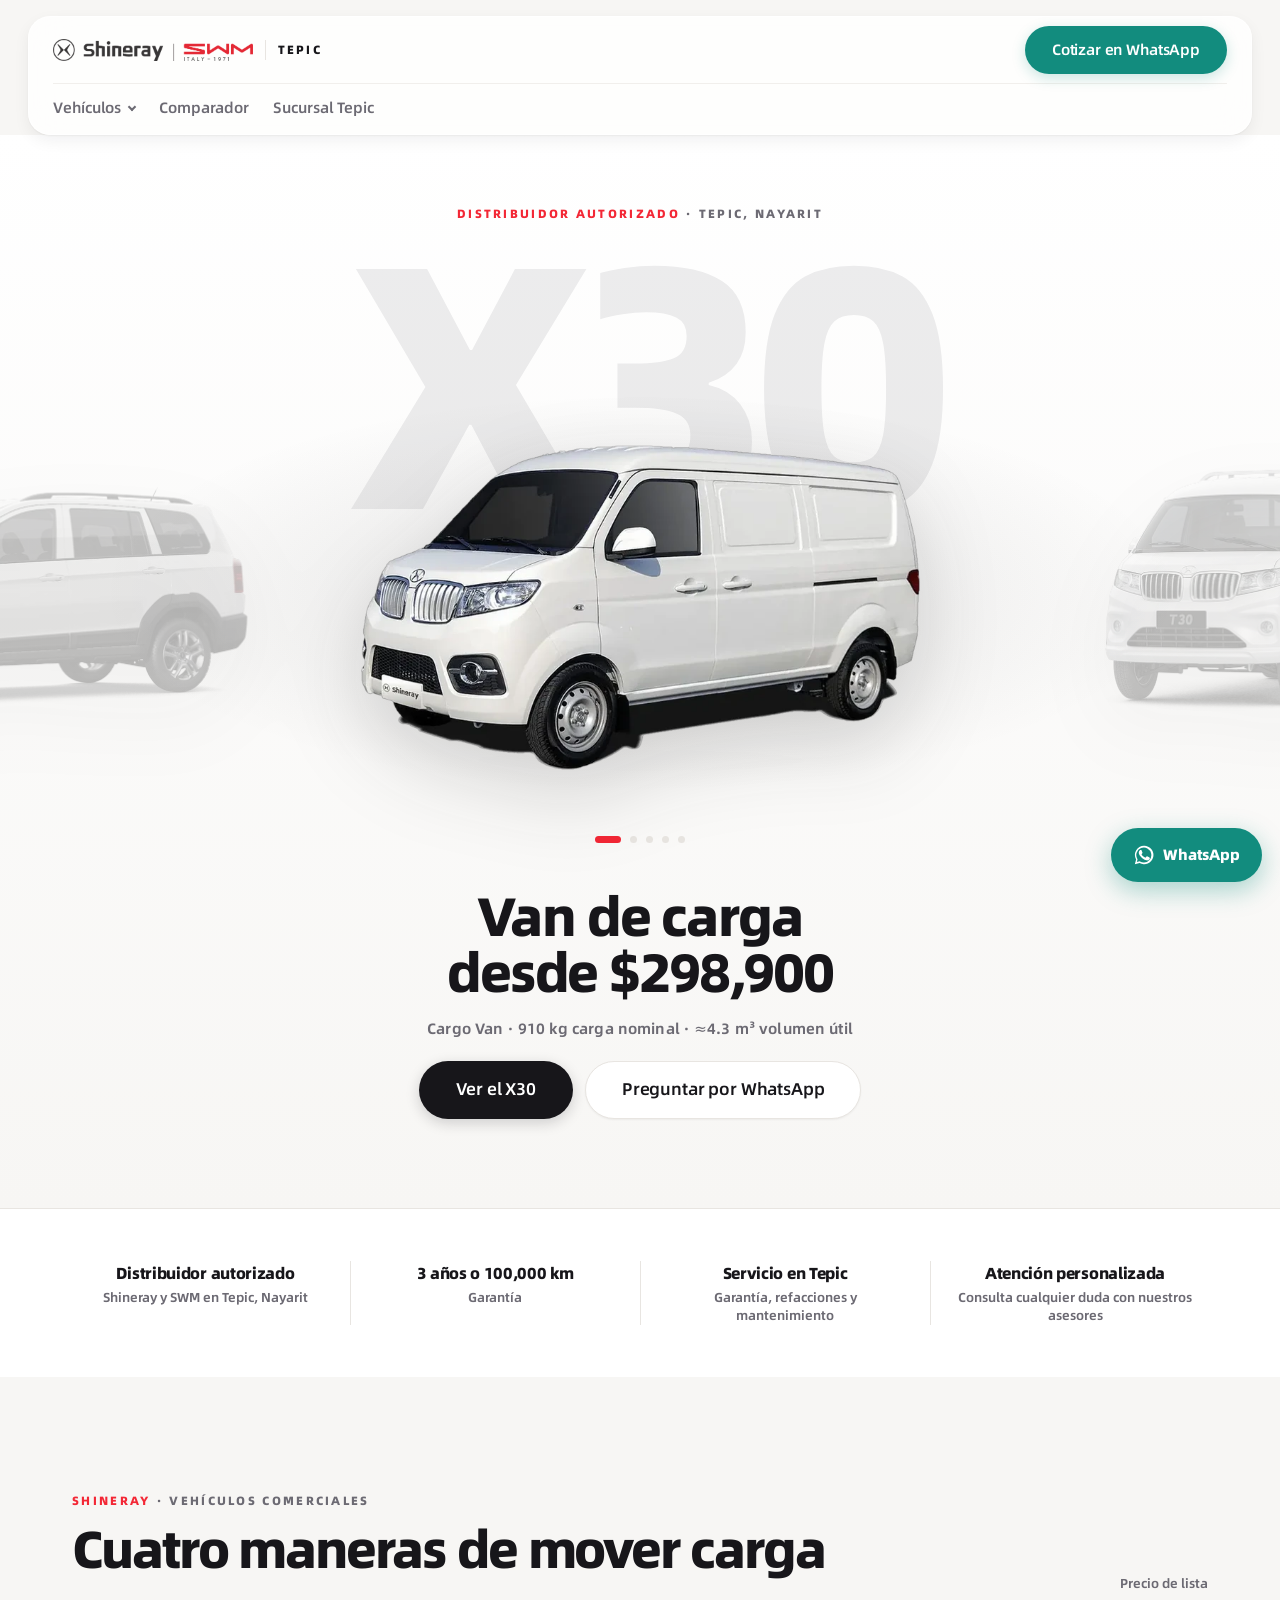
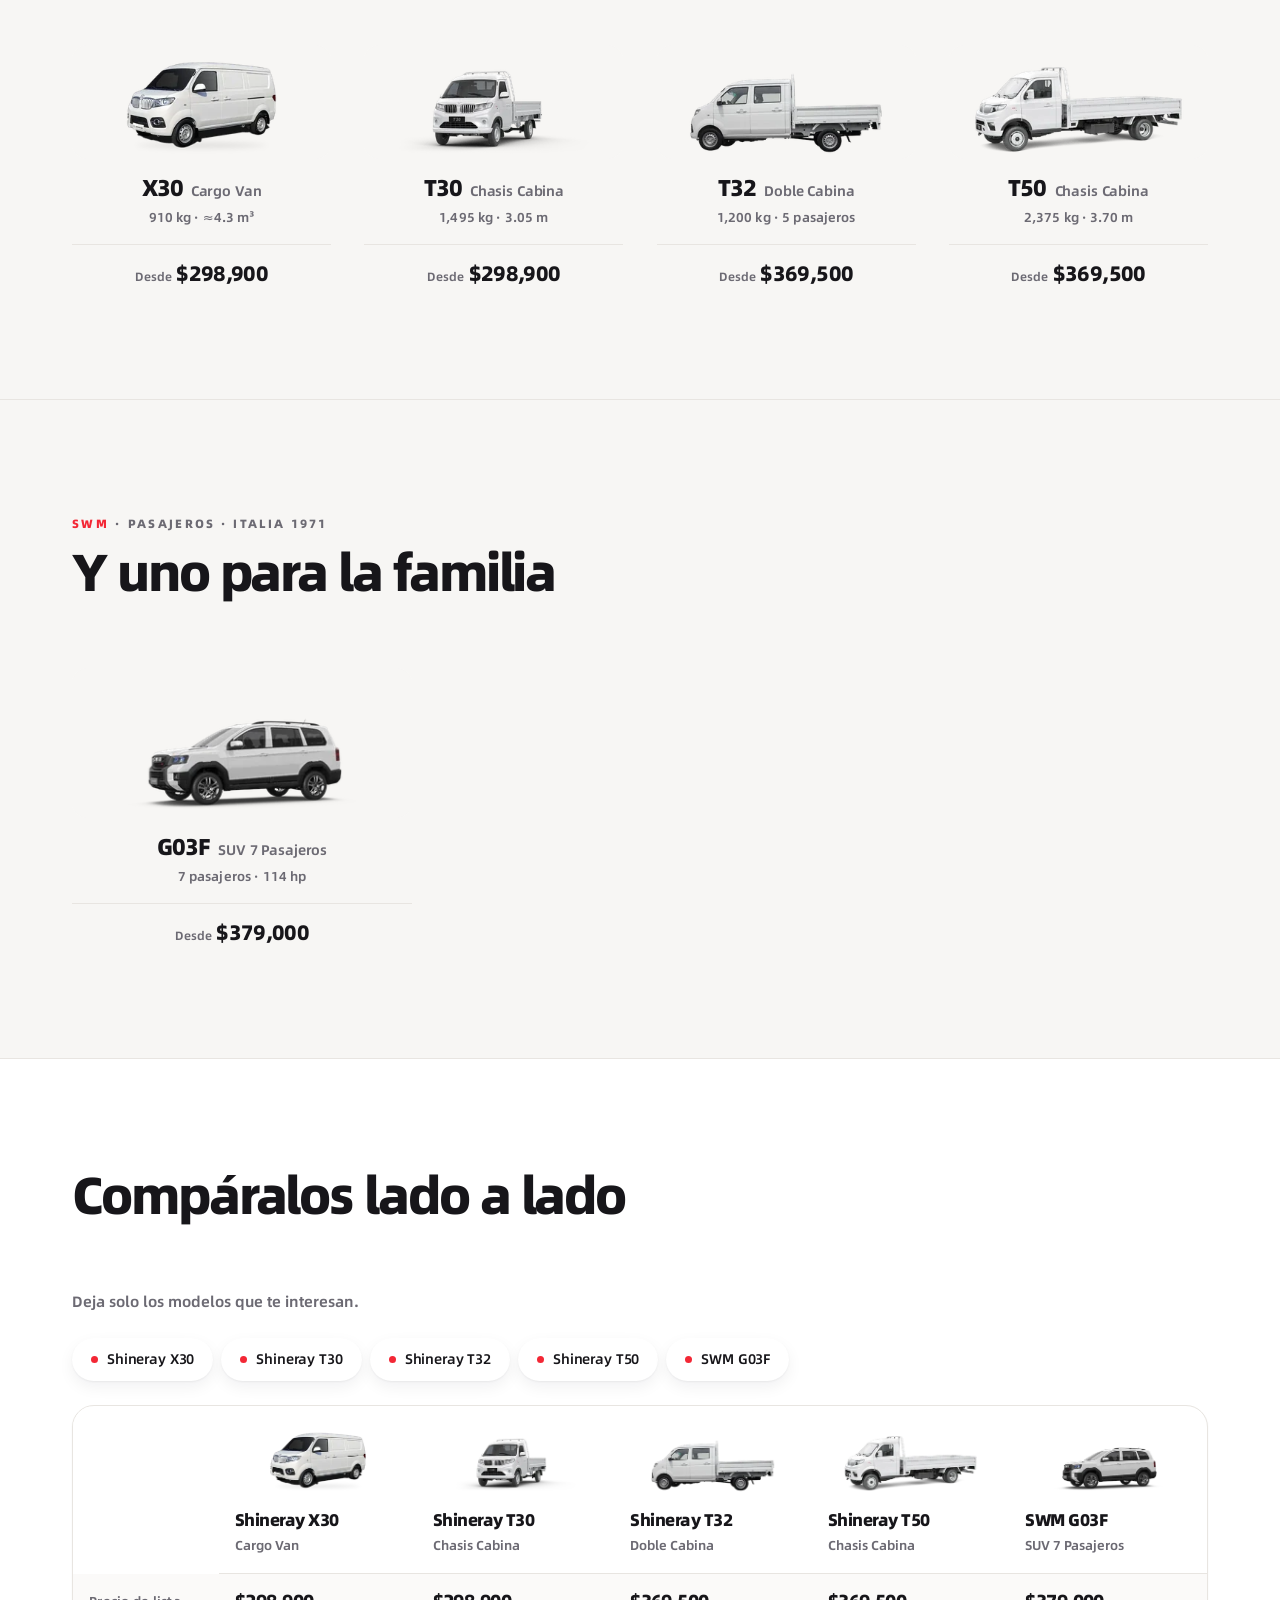
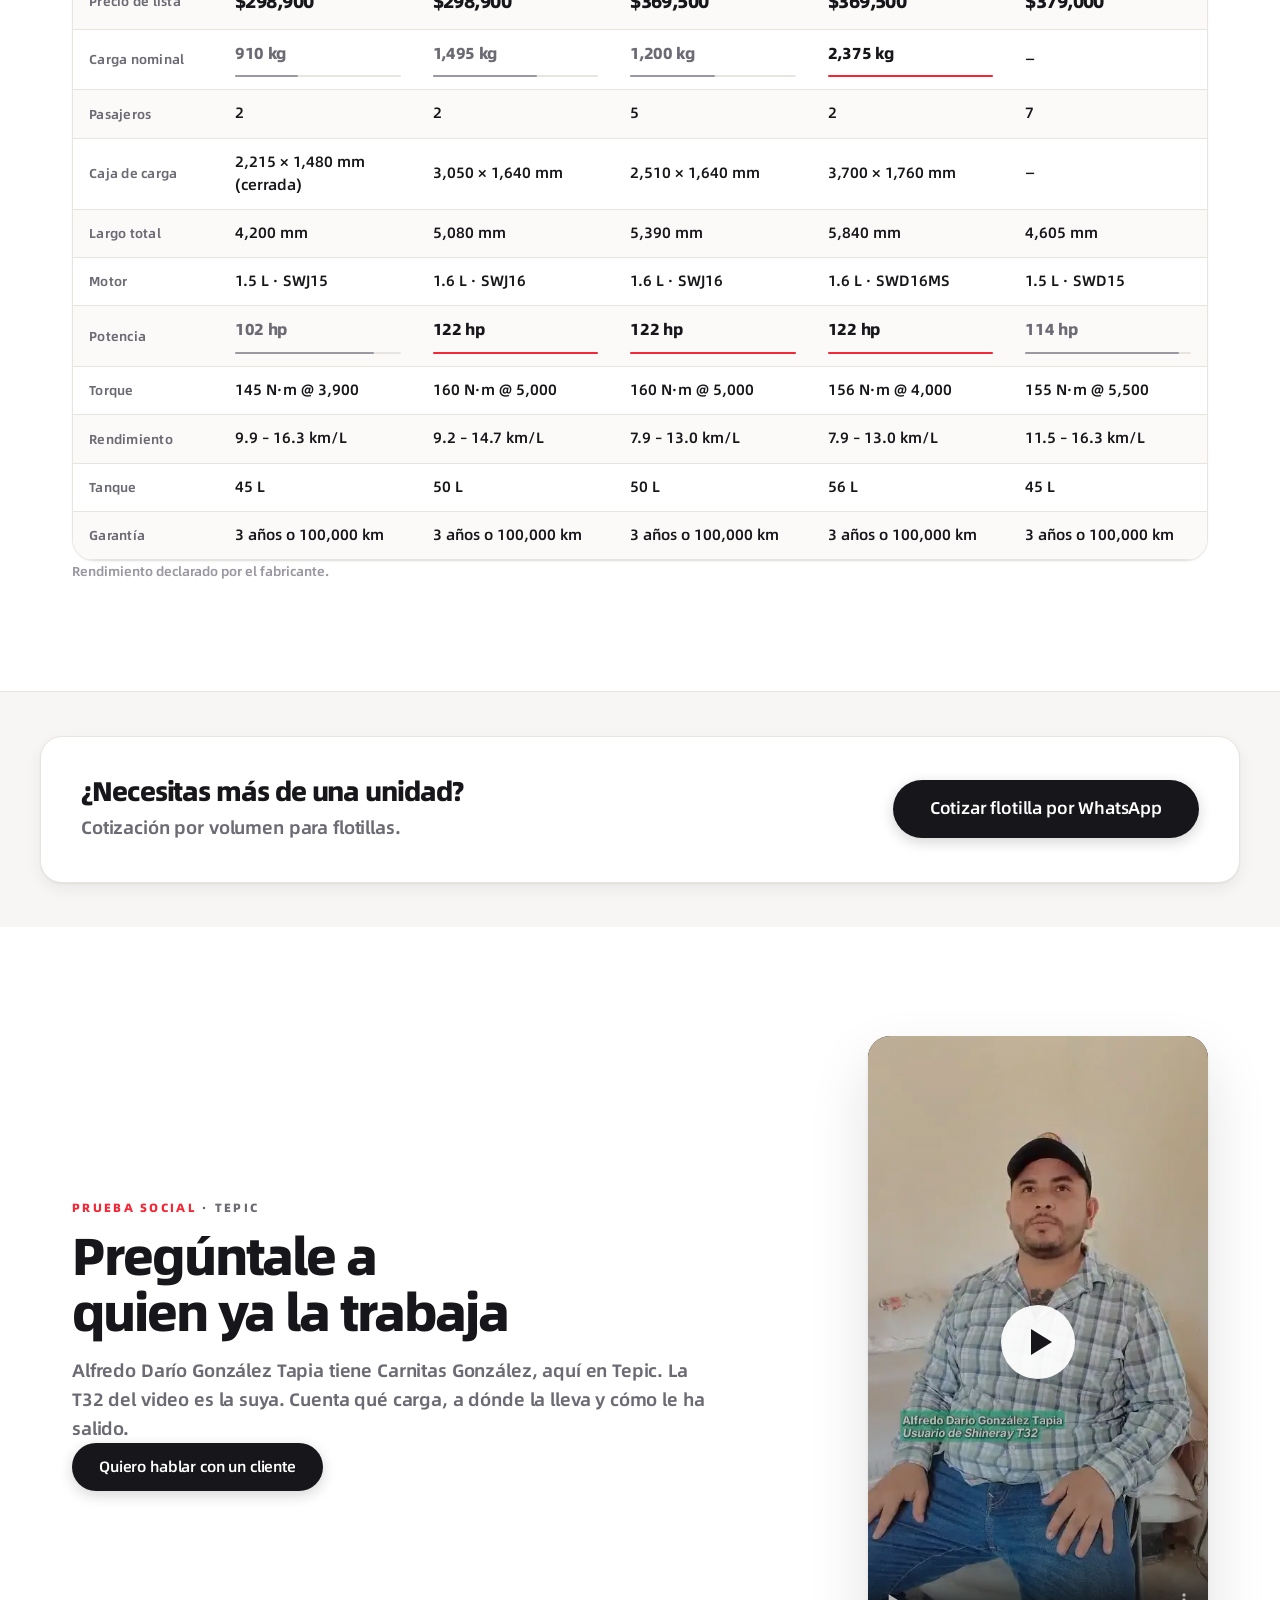
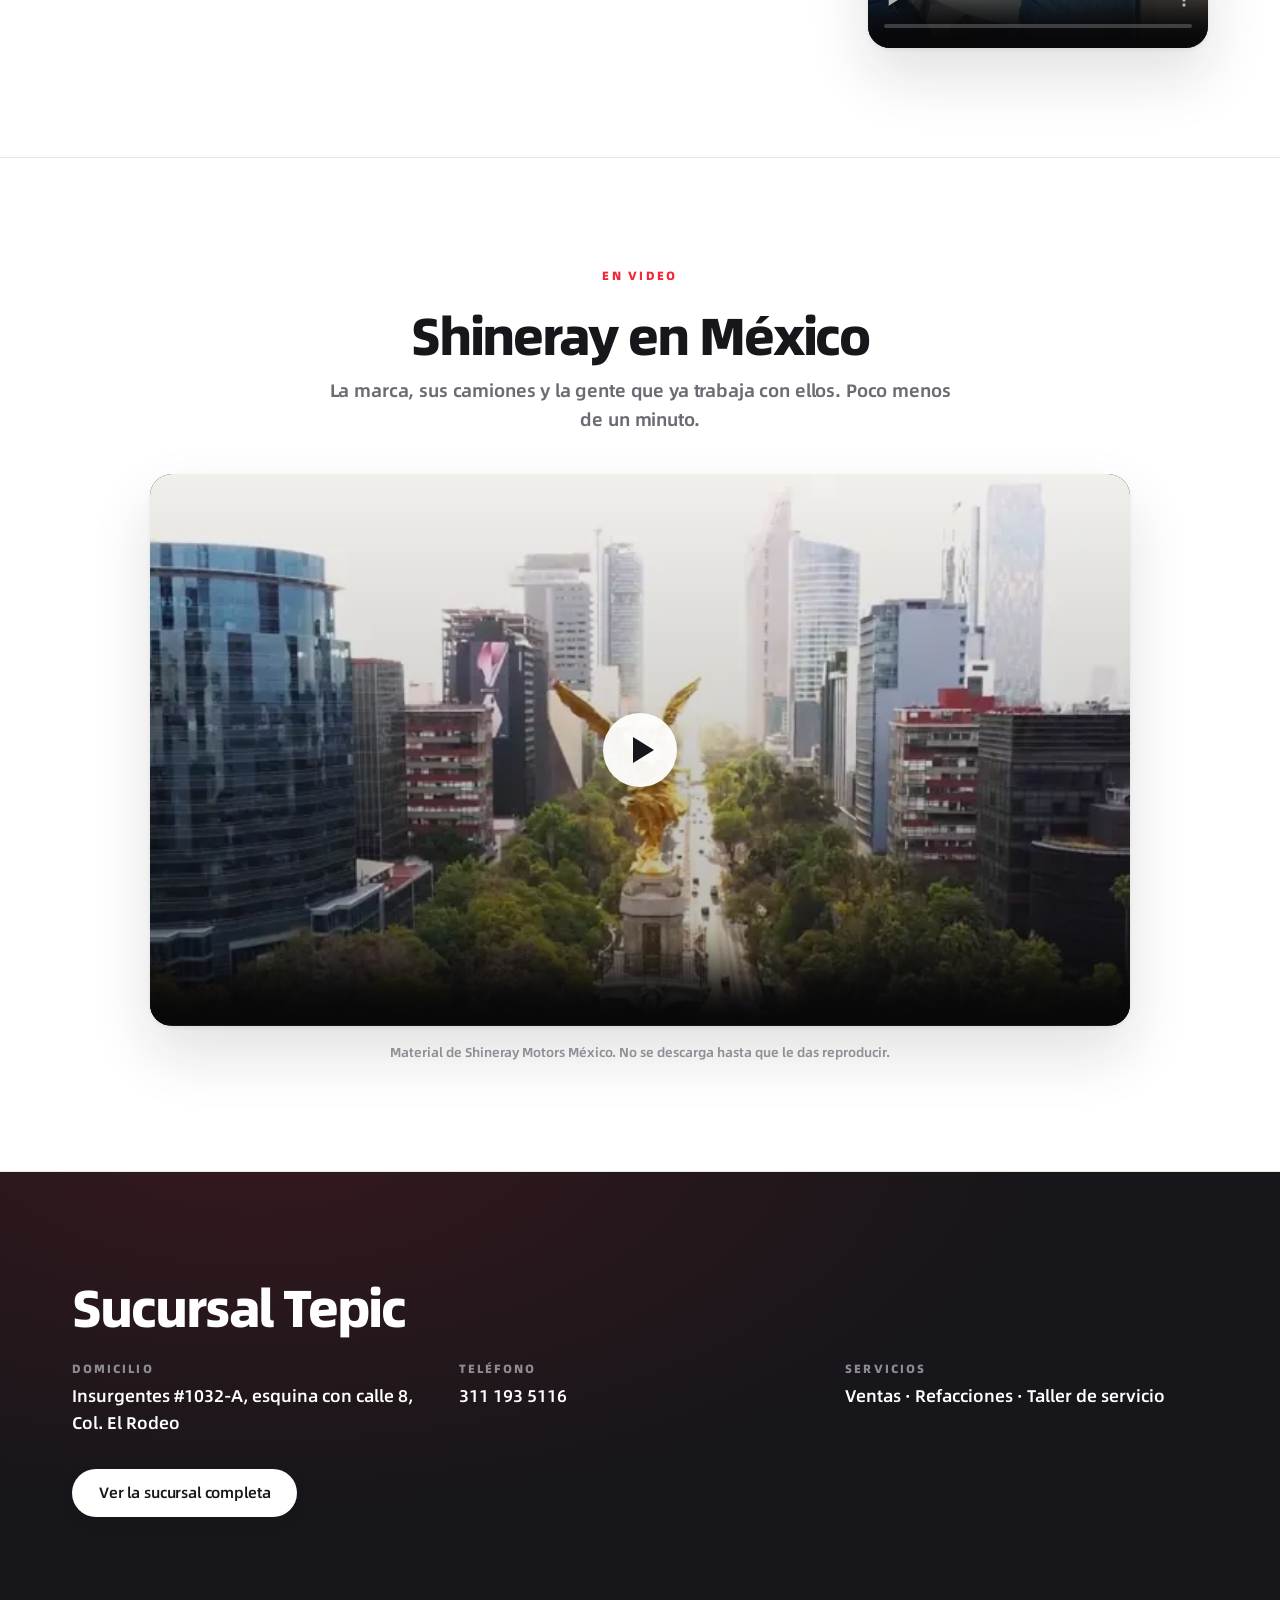
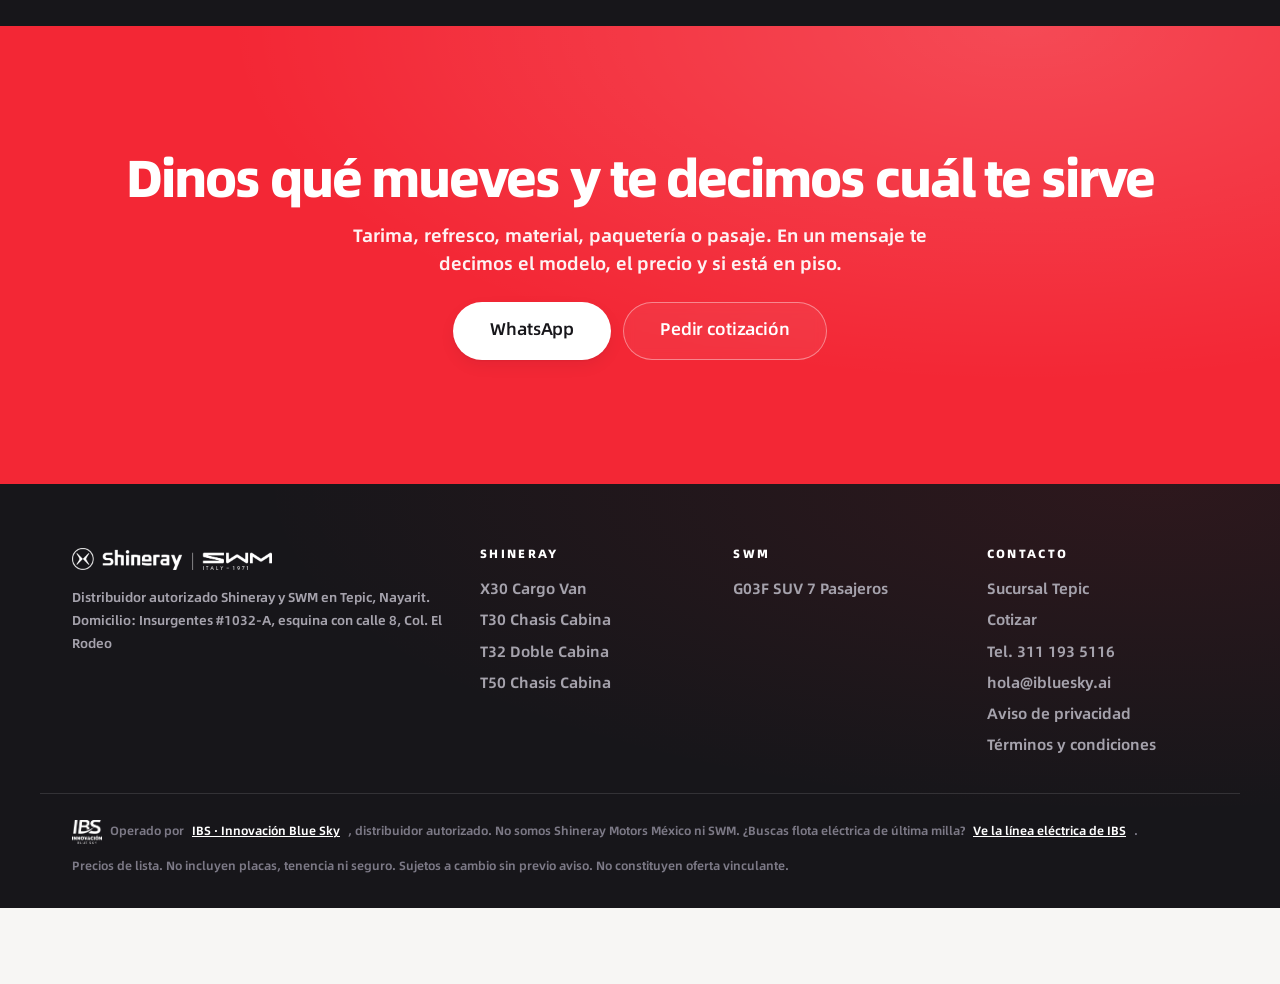
<file: index.html>
<!doctype html>
<html lang="es-MX">
<head>
<meta charset="utf-8">
<meta name="viewport" content="width=device-width,initial-scale=1,viewport-fit=cover">
<title>Shineray + SWM Tepic</title>
<meta name="description" content="Distribuidor autorizado Shineray y SWM en Tepic, Nayarit. Camiones de carga T30, T32, T50, van X30 y SUV SWM G03F con precio publicado, ficha técnica, garantía de 3 años o 100,000 km y taller propio.">
<meta name="robots" content="index,follow,max-image-preview:large">
<link rel="canonical" href="https://shineray-tepic.ibluesky.ai/">
<meta name="theme-color" content="#17161A">
<meta name="geo.region" content="MX-NAY"><meta name="geo.placename" content="Tepic, Nayarit">
<meta property="og:type" content="website"><meta property="og:locale" content="es_MX">
<meta property="og:site_name" content="Shineray Tepic">
<meta property="og:url" content="https://shineray-tepic.ibluesky.ai/">
<meta property="og:title" content="Shineray + SWM Tepic">
<meta property="og:description" content="Distribuidor autorizado Shineray y SWM en Tepic, Nayarit. Camiones de carga T30, T32, T50, van X30 y SUV SWM G03F con precio publicado, ficha técnica, garantía de 3 años o 100,000 km y taller propio.">
<meta property="og:image" content="https://shineray-tepic.ibluesky.ai/assets/og/inicio.jpg">
<meta property="og:image:width" content="1200"><meta property="og:image:height" content="630">
<meta property="og:image:alt" content="Shineray + SWM Tepic">
<meta name="twitter:card" content="summary_large_image">
<meta name="twitter:title" content="Shineray + SWM Tepic">
<meta name="twitter:description" content="Distribuidor autorizado Shineray y SWM en Tepic, Nayarit. Camiones de carga T30, T32, T50, van X30 y SUV SWM G03F con precio publicado, ficha técnica, garantía de 3 años o 100,000 km y taller propio.">
<meta name="twitter:image" content="https://shineray-tepic.ibluesky.ai/assets/og/inicio.jpg">
<link rel="preload" href="assets/fonts/sr-600.woff2" as="font" type="font/woff2" crossorigin>
<link rel="preload" as="image" href="assets/models/x30/hero.webp" fetchpriority="high">
<link rel="stylesheet" href="assets/site.css?v=2eff147d">
<link rel="icon" type="image/png" sizes="32x32" href="assets/brand/favicon-32.png">
<link rel="icon" type="image/png" sizes="192x192" href="assets/brand/favicon-192.png">
<link rel="apple-touch-icon" href="apple-touch-icon.png">
<link rel="manifest" href="manifest.webmanifest">
<meta name="apple-mobile-web-app-title" content="Shineray Tepic">
<meta name="application-name" content="Shineray Tepic">
<meta name="mobile-web-app-capable" content="yes">
<meta name="apple-mobile-web-app-capable" content="yes">
<meta name="apple-mobile-web-app-status-bar-style" content="default">

<script type="application/ld+json">{"@context": "https://schema.org", "@type": "AutoDealer", "@id": "https://shineray-tepic.ibluesky.ai/#dealer", "name": "Shineray Tepic", "url": "https://shineray-tepic.ibluesky.ai", "description": "Distribuidor autorizado Shineray y SWM en Tepic, Nayarit. Venta, refacciones originales y taller de servicio.", "brand": [{"@type": "Brand", "name": "Shineray"}, {"@type": "Brand", "name": "SWM"}], "areaServed": {"@type": "State", "name": "Nayarit"}, "address": {"@type": "PostalAddress", "addressLocality": "Tepic", "addressRegion": "Nayarit", "addressCountry": "MX", "streetAddress": "Insurgentes #1032-A, esquina con calle 8, Col. El Rodeo", "postalCode": "63060"}, "telephone": "311 193 5116", "hasMap": "https://www.google.com/maps/dir/?api=1&destination=21.5212765%2C-104.9218193", "geo": {"@type": "GeoCoordinates", "latitude": 21.5212765, "longitude": -104.9218193}}</script>
</head>
<body data-root="">
<a class="skip" href="#main">Saltar al contenido</a>
<header class="hdr"><div class="hdr-shell">
  <div class="hdr-top">
    <a class="brand" href="./" aria-label="Shineray y SWM Tepic — inicio">
      <img src="assets/brand/lockup-dark.webp" alt="Shineray · SWM" width="220" height="24" fetchpriority="high">
      <span class="brand-city">Tepic</span>
    </a>
    <div class="hdr-act">
      <a class="btn btn-wa" href="https://wa.me/523111935116?text=Hola%2C%20vi%20su%20sitio%20y%20quiero%20informaci%C3%B3n" data-ev="wa_header">Cotizar en WhatsApp</a>
    </div>
  </div>
  <nav class="hdr-nav" aria-label="Principal"><div class="nav-row">
    <div class="mega-wrap">
      <button class="nav-trigger" type="button" aria-expanded="false" aria-controls="mega-veh">Vehículos<span class="caret" aria-hidden="true"></span></button>
      <div class="mega" id="mega-veh">
        <div class="mega-in">
          <div class="mega-cards"><a class="mcard" href="modelos/comerciales/x30/">
      <img src="assets/models/x30/card.webp" srcset="assets/models/x30/card-350.webp 350w, assets/models/x30/card.webp 700w" sizes="(max-width:860px) 40vw, 150px" alt="" loading="lazy" decoding="async" width="700" height="310">
      <b>X30</b><span>Cargo Van</span>
      <em>Desde $298,900</em>
      <span class="mcard-go">Ver ficha</span></a><a class="mcard" href="modelos/comerciales/t30/">
      <img src="assets/models/t30/card.webp" srcset="assets/models/t30/card-350.webp 350w, assets/models/t30/card.webp 700w" sizes="(max-width:860px) 40vw, 150px" alt="" loading="lazy" decoding="async" width="700" height="310">
      <b>T30</b><span>Chasis Cabina</span>
      <em>Desde $298,900</em>
      <span class="mcard-go">Ver ficha</span></a><a class="mcard" href="modelos/comerciales/t32/">
      <img src="assets/models/t32/card.webp" srcset="assets/models/t32/card-350.webp 350w, assets/models/t32/card.webp 700w" sizes="(max-width:860px) 40vw, 150px" alt="" loading="lazy" decoding="async" width="700" height="310">
      <b>T32</b><span>Doble Cabina</span>
      <em>Desde $369,500</em>
      <span class="mcard-go">Ver ficha</span></a><a class="mcard" href="modelos/comerciales/t50/">
      <img src="assets/models/t50/card.webp" srcset="assets/models/t50/card-350.webp 350w, assets/models/t50/card.webp 700w" sizes="(max-width:860px) 40vw, 150px" alt="" loading="lazy" decoding="async" width="700" height="310">
      <b>T50</b><span>Chasis Cabina</span>
      <em>Desde $369,500</em>
      <span class="mcard-go">Ver ficha</span></a><a class="mcard" href="modelos/suv/g03f/">
      <img src="assets/models/g03f/card.webp" srcset="assets/models/g03f/card-350.webp 350w, assets/models/g03f/card.webp 700w" sizes="(max-width:860px) 40vw, 150px" alt="" loading="lazy" decoding="async" width="700" height="310">
      <b>G03F</b><span>SUV 7 Pasajeros</span>
      <em>Desde $379,000</em>
      <span class="mcard-go">Ver ficha</span></a></div>
          <div class="mega-links">
            <a href="#comparador">Comparar los cinco</a>
            <a href="https://wa.me/523111935116?text=Hola%2C%20quiero%20cotizar%20varias%20unidades%20para%20mi%20flotilla" data-ev="wa_flotilla">Compra por flotilla</a>
            <a href="sucursales/tepic/">Sucursal Tepic</a>
            <a href="cotizar/">Pedir cotización</a>
          </div>
        </div>
      </div>
    </div>
    <a href="#comparador">Comparador</a>
    <a href="sucursales/tepic/">Sucursal Tepic</a>
  </div></nav>
  <div class="hdr-prog" aria-hidden="true"><i></i></div>
</div></header>
<main id="main">
<section class="hero-h"><div class="wrap">
 <div class="stage-head"><div class="eyebrow">Distribuidor autorizado<span>· Tepic, Nayarit</span></div></div>
 <div class="stage hero-car" id="heroCar">
   <span class="stage-word" data-hero-word aria-hidden="true">X30</span>
   <div class="stage-veh"><img class="hv is-cur" src="assets/models/x30/hero.webp" alt="Shineray X30 cargo van, tres cuartos frontal" width="1600" height="709" fetchpriority="high" decoding="async"><img class="hv is-next" src="assets/models/t30/hero.webp" alt="Shineray T30 chasis cabina, tres cuartos frontal" width="1600" height="709" fetchpriority="low" decoding="async"><img class="hv" src="assets/models/t32/hero.webp" alt="Shineray T32 doble cabina, tres cuartos frontal" width="1600" height="709" loading="lazy" fetchpriority="low" decoding="async"><img class="hv" src="assets/models/t50/hero.webp" alt="Shineray T50 chasis cabina con plataforma, tres cuartos frontal" width="1600" height="709" loading="lazy" fetchpriority="low" decoding="async"><img class="hv is-prev" src="assets/models/g03f/hero.webp" alt="SWM G03F SUV blanco, tres cuartos frontal" width="1600" height="709" fetchpriority="low" decoding="async"></div>
 </div>
 <div class="hero-dots" role="tablist" aria-label="Vehículos en el carrusel">
   <button class="hero-dot on" type="button" role="tab" aria-selected="true" aria-label="Shineray X30 — Cargo Van"></button><button class="hero-dot" type="button" role="tab" aria-selected="false" aria-label="Shineray T30 — Chasis Cabina"></button><button class="hero-dot" type="button" role="tab" aria-selected="false" aria-label="Shineray T32 — Doble Cabina"></button><button class="hero-dot" type="button" role="tab" aria-selected="false" aria-label="Shineray T50 — Chasis Cabina"></button><button class="hero-dot" type="button" role="tab" aria-selected="false" aria-label="SWM G03F — SUV 7 Pasajeros"></button>
 </div>
 <div class="stage-foot">
   <h1 data-hero-h1>Van de carga desde $298,900</h1>
   <p class="stage-meta" data-hero-meta></p>
   <div class="cta-row cta-center">
     <a class="btn btn-ink btn-lg" data-hero-ficha href="modelos/comerciales/x30/">Ver el X30</a>
     <a class="btn btn-line btn-lg" href="https://wa.me/523111935116?text=Hola%2C%20vi%20su%20sitio%20y%20quiero%20informaci%C3%B3n" data-ev="wa_hero">Preguntar por WhatsApp</a>
   </div>
 </div>
 <script type="application/json" id="heroDatos">[{"w": "X30", "h": "Van de carga desde $298,900", "m": "Cargo Van · 910 kg carga nominal · ≈4.3 m³ volumen útil", "u": "modelos/comerciales/x30/"}, {"w": "T30", "h": "Camión de carga de 1,495 kg desde $298,900", "m": "Chasis Cabina · 1,495 kg carga nominal · 3.05 m largo de plataforma", "u": "modelos/comerciales/t30/"}, {"w": "T32", "h": "Doble cabina para 5 desde $369,500", "m": "Doble Cabina · 1,200 kg carga nominal · 5 pasajeros", "u": "modelos/comerciales/t32/"}, {"w": "T50", "h": "Camión de carga de 2,375 kg desde $369,500", "m": "Chasis Cabina · 2,375 kg carga nominal · 3.70 m largo de plataforma", "u": "modelos/comerciales/t50/"}, {"w": "G03F", "h": "SUV para 7 pasajeros desde $379,000", "m": "SUV 7 Pasajeros · 114 hp potencia · 16.3 km/L rendimiento máximo", "u": "modelos/suv/g03f/"}]</script>
</div></section>

<section class="sec-tight sec-alt" aria-label="Por qué comprar aquí"><div class="wrap">
  <div class="trust">
    <div class="trust-i"><b>Distribuidor autorizado</b><span>Shineray y SWM en Tepic, Nayarit</span></div>
    <div class="trust-i"><b>3 años o 100,000 km</b><span>Garantía</span></div>
    <div class="trust-i"><b>Servicio en Tepic</b><span>Garantía, refacciones y mantenimiento</span></div>
    <div class="trust-i"><b>Atención personalizada</b><span>Consulta cualquier duda con nuestros asesores</span></div>
  </div>
</div></section>

<section class="sec" id="modelos" aria-labelledby="h-mod"><div class="wrap">
  <div class="sec-head">
    <div><div class="eyebrow">Shineray<span>· Vehículos comerciales</span></div>
      <h2 id="h-mod">Cuatro maneras de mover carga</h2></div>
    <span class="sec-note">Precio de lista</span>
  </div>
  <div class="cards"><a class="card" href="modelos/comerciales/x30/">
          <div class="card-img"><img src="assets/models/x30/card.webp" srcset="assets/models/x30/card-350.webp 350w, assets/models/x30/card.webp 700w" sizes="(max-width:560px) 92vw, (max-width:860px) 45vw, 270px" alt="Shineray X30 cargo van, tres cuartos frontal" loading="lazy" decoding="async" width="700" height="310"></div>
          <div class="card-b">
            <h3 class="card-n">X30<span>Cargo Van</span></h3>
            <div class="card-kpi">910 kg · ≈4.3 m³</div>
            <div class="card-price"><span>Desde</span> $298,900</div>
            
          </div></a><a class="card" href="modelos/comerciales/t30/">
          <div class="card-img"><img src="assets/models/t30/card.webp" srcset="assets/models/t30/card-350.webp 350w, assets/models/t30/card.webp 700w" sizes="(max-width:560px) 92vw, (max-width:860px) 45vw, 270px" alt="Shineray T30 chasis cabina, tres cuartos frontal" loading="lazy" decoding="async" width="700" height="310"></div>
          <div class="card-b">
            <h3 class="card-n">T30<span>Chasis Cabina</span></h3>
            <div class="card-kpi">1,495 kg · 3.05 m</div>
            <div class="card-price"><span>Desde</span> $298,900</div>
            
          </div></a><a class="card" href="modelos/comerciales/t32/">
          <div class="card-img"><img src="assets/models/t32/card.webp" srcset="assets/models/t32/card-350.webp 350w, assets/models/t32/card.webp 700w" sizes="(max-width:560px) 92vw, (max-width:860px) 45vw, 270px" alt="Shineray T32 doble cabina, tres cuartos frontal" loading="lazy" decoding="async" width="700" height="310"></div>
          <div class="card-b">
            <h3 class="card-n">T32<span>Doble Cabina</span></h3>
            <div class="card-kpi">1,200 kg · 5 pasajeros</div>
            <div class="card-price"><span>Desde</span> $369,500</div>
            
          </div></a><a class="card" href="modelos/comerciales/t50/">
          <div class="card-img"><img src="assets/models/t50/card.webp" srcset="assets/models/t50/card-350.webp 350w, assets/models/t50/card.webp 700w" sizes="(max-width:560px) 92vw, (max-width:860px) 45vw, 270px" alt="Shineray T50 chasis cabina con plataforma, tres cuartos frontal" loading="lazy" decoding="async" width="700" height="310"></div>
          <div class="card-b">
            <h3 class="card-n">T50<span>Chasis Cabina</span></h3>
            <div class="card-kpi">2,375 kg · 3.70 m</div>
            <div class="card-price"><span>Desde</span> $369,500</div>
            
          </div></a></div>
  
</div></section>

<section class="sec" aria-labelledby="h-swmcat"><div class="wrap">
  <div class="sec-head">
    <div><div class="eyebrow">SWM<span>· Pasajeros · Italia 1971</span></div>
      <h2 id="h-swmcat">Y uno para la familia</h2></div>
  </div>
  <div class="cards cards-one"><a class="card" href="modelos/suv/g03f/">
          <div class="card-img"><img src="assets/models/g03f/card.webp" srcset="assets/models/g03f/card-350.webp 350w, assets/models/g03f/card.webp 700w" sizes="(max-width:560px) 92vw, (max-width:860px) 45vw, 270px" alt="SWM G03F SUV blanco, tres cuartos frontal" loading="lazy" decoding="async" width="700" height="310"></div>
          <div class="card-b">
            <h3 class="card-n">G03F<span>SUV 7 Pasajeros</span></h3>
            <div class="card-kpi">7 pasajeros · 114 hp</div>
            <div class="card-price"><span>Desde</span> $379,000</div>
            
          </div></a></div>
</div></section>

<section class="sec sec-alt" id="comparador" aria-labelledby="h-comp"><div class="wrap">
  <div class="sec-head"><h2 id="h-comp">Compáralos lado a lado</h2></div>
  <p class="cmp-help">Deja solo los modelos que te interesan.</p>
  <div class="cmp-filter" role="group" aria-label="Elegir modelos a comparar"><label class="cmp-chip"><input type="checkbox" checked data-cmp-toggle="x30">Shineray X30</label><label class="cmp-chip"><input type="checkbox" checked data-cmp-toggle="t30">Shineray T30</label><label class="cmp-chip"><input type="checkbox" checked data-cmp-toggle="t32">Shineray T32</label><label class="cmp-chip"><input type="checkbox" checked data-cmp-toggle="t50">Shineray T50</label><label class="cmp-chip"><input type="checkbox" checked data-cmp-toggle="g03f">SWM G03F</label></div>
  <div class="cmp-scroll"><table class="cmp" id="tabla-comparador">
    <thead><tr><td></td><th scope="col" data-cmp-col="x30"><a href="modelos/comerciales/x30/"><img src="assets/models/x30/card.webp" srcset="assets/models/x30/card-350.webp 350w, assets/models/x30/card.webp 700w" sizes="(max-width:860px) 40vw, 170px" alt="" loading="lazy" decoding="async" width="700" height="310"><b>Shineray X30</b><span>Cargo Van</span></a></th><th scope="col" data-cmp-col="t30"><a href="modelos/comerciales/t30/"><img src="assets/models/t30/card.webp" srcset="assets/models/t30/card-350.webp 350w, assets/models/t30/card.webp 700w" sizes="(max-width:860px) 40vw, 170px" alt="" loading="lazy" decoding="async" width="700" height="310"><b>Shineray T30</b><span>Chasis Cabina</span></a></th><th scope="col" data-cmp-col="t32"><a href="modelos/comerciales/t32/"><img src="assets/models/t32/card.webp" srcset="assets/models/t32/card-350.webp 350w, assets/models/t32/card.webp 700w" sizes="(max-width:860px) 40vw, 170px" alt="" loading="lazy" decoding="async" width="700" height="310"><b>Shineray T32</b><span>Doble Cabina</span></a></th><th scope="col" data-cmp-col="t50"><a href="modelos/comerciales/t50/"><img src="assets/models/t50/card.webp" srcset="assets/models/t50/card-350.webp 350w, assets/models/t50/card.webp 700w" sizes="(max-width:860px) 40vw, 170px" alt="" loading="lazy" decoding="async" width="700" height="310"><b>Shineray T50</b><span>Chasis Cabina</span></a></th><th scope="col" data-cmp-col="g03f"><a href="modelos/suv/g03f/"><img src="assets/models/g03f/card.webp" srcset="assets/models/g03f/card-350.webp 350w, assets/models/g03f/card.webp 700w" sizes="(max-width:860px) 40vw, 170px" alt="" loading="lazy" decoding="async" width="700" height="310"><b>SWM G03F</b><span>SUV 7 Pasajeros</span></a></th></tr></thead><tbody><tr><th scope="row">Precio de lista</th><td data-cmp-col="x30">$298,900</td><td data-cmp-col="t30">$298,900</td><td data-cmp-col="t32">$369,500</td><td data-cmp-col="t50">$369,500</td><td data-cmp-col="g03f">$379,000</td></tr><tr><th scope="row">Carga nominal</th><td data-cmp-col="x30"><span class="cmp-bar" style="--w:38%"><b>910 kg</b><i></i></span></td><td data-cmp-col="t30"><span class="cmp-bar" style="--w:63%"><b>1,495 kg</b><i></i></span></td><td data-cmp-col="t32"><span class="cmp-bar" style="--w:51%"><b>1,200 kg</b><i></i></span></td><td data-cmp-col="t50"><span class="cmp-bar is-top" style="--w:100%"><b>2,375 kg</b><i></i></span></td><td data-cmp-col="g03f">—</td></tr><tr><th scope="row">Pasajeros</th><td data-cmp-col="x30">2</td><td data-cmp-col="t30">2</td><td data-cmp-col="t32">5</td><td data-cmp-col="t50">2</td><td data-cmp-col="g03f">7</td></tr><tr><th scope="row">Caja de carga</th><td data-cmp-col="x30">2,215 × 1,480 mm (cerrada)</td><td data-cmp-col="t30">3,050 × 1,640 mm</td><td data-cmp-col="t32">2,510 × 1,640 mm</td><td data-cmp-col="t50">3,700 × 1,760 mm</td><td data-cmp-col="g03f">—</td></tr><tr><th scope="row">Largo total</th><td data-cmp-col="x30">4,200 mm</td><td data-cmp-col="t30">5,080 mm</td><td data-cmp-col="t32">5,390 mm</td><td data-cmp-col="t50">5,840 mm</td><td data-cmp-col="g03f">4,605 mm</td></tr><tr><th scope="row">Motor</th><td data-cmp-col="x30">1.5 L · SWJ15</td><td data-cmp-col="t30">1.6 L · SWJ16</td><td data-cmp-col="t32">1.6 L · SWJ16</td><td data-cmp-col="t50">1.6 L · SWD16MS</td><td data-cmp-col="g03f">1.5 L · SWD15</td></tr><tr><th scope="row">Potencia</th><td data-cmp-col="x30"><span class="cmp-bar" style="--w:84%"><b>102 hp</b><i></i></span></td><td data-cmp-col="t30"><span class="cmp-bar is-top" style="--w:100%"><b>122 hp</b><i></i></span></td><td data-cmp-col="t32"><span class="cmp-bar is-top" style="--w:100%"><b>122 hp</b><i></i></span></td><td data-cmp-col="t50"><span class="cmp-bar is-top" style="--w:100%"><b>122 hp</b><i></i></span></td><td data-cmp-col="g03f"><span class="cmp-bar" style="--w:93%"><b>114 hp</b><i></i></span></td></tr><tr><th scope="row">Torque</th><td data-cmp-col="x30">145 N·m @ 3,900</td><td data-cmp-col="t30">160 N·m @ 5,000</td><td data-cmp-col="t32">160 N·m @ 5,000</td><td data-cmp-col="t50">156 N·m @ 4,000</td><td data-cmp-col="g03f">155 N·m @ 5,500</td></tr><tr><th scope="row">Rendimiento</th><td data-cmp-col="x30">9.9 – 16.3 km/L</td><td data-cmp-col="t30">9.2 – 14.7 km/L</td><td data-cmp-col="t32">7.9 – 13.0 km/L</td><td data-cmp-col="t50">7.9 – 13.0 km/L</td><td data-cmp-col="g03f">11.5 – 16.3 km/L</td></tr><tr><th scope="row">Tanque</th><td data-cmp-col="x30">45 L</td><td data-cmp-col="t30">50 L</td><td data-cmp-col="t32">50 L</td><td data-cmp-col="t50">56 L</td><td data-cmp-col="g03f">45 L</td></tr><tr><th scope="row">Garantía</th><td data-cmp-col="x30">3 años o 100,000 km</td><td data-cmp-col="t30">3 años o 100,000 km</td><td data-cmp-col="t32">3 años o 100,000 km</td><td data-cmp-col="t50">3 años o 100,000 km</td><td data-cmp-col="g03f">3 años o 100,000 km</td></tr></tbody></table></div>
  <p class="fine">Rendimiento declarado por el fabricante.</p>
</div></section>

<section class="sec-tight" aria-labelledby="h-flota"><div class="wrap flota-cta">
  <div><h2 id="h-flota" class="flota-h">¿Necesitas más de una unidad?</h2>
    <p class="lede">Cotización por volumen para flotillas.</p></div>
  <a class="btn btn-ink btn-lg" href="https://wa.me/523111935116?text=Hola%2C%20quiero%20cotizar%20varias%20unidades%20para%20mi%20flotilla" data-ev="wa_flotilla_home">Cotizar flotilla por WhatsApp</a>
</div></section>


<section class="sec sec-testi" aria-labelledby="h-testi"><div class="wrap">
  <div class="testi-grid">
    <div>
      <div class="eyebrow">Prueba social<span>· Tepic</span></div>
      <h2 id="h-testi">Pregúntale a quien ya la trabaja</h2>
      <p class="lede">Alfredo Darío González Tapia tiene Carnitas González, aquí en Tepic. La T32 del video es la suya. Cuenta qué carga, a dónde la lleva y cómo le ha salido.</p>
      <a class="btn btn-ink" href="https://wa.me/523111935116?text=Hola%2C%20quiero%20hablar%20con%20alguien%20que%20ya%20tenga%20una%20unidad%20Shineray" data-ev="wa_testi">Quiero hablar con un cliente</a>
    </div>
    <div class="vid-frame vid-vert">
      <video controls preload="none" playsinline poster="assets/video/testimonio.webp">
        <source src="assets/video/testimonio.mp4" type="video/mp4">
        Tu navegador no reproduce video. <a href="assets/video/testimonio.mp4">Descárgalo aquí</a>.
      </video>
    </div>
  </div>
</div></section>

<section class="sec sec-vid" aria-labelledby="h-vid-marca"><div class="wrap">
  <div class="vid-head">
    <div class="eyebrow">En video</div>
    <h2 id="h-vid-marca">Shineray en México</h2>
    <p class="lede lede-center">La marca, sus camiones y la gente que ya trabaja con ellos. Poco menos de un minuto.</p>
  </div>
  <div class="vid-frame">
    <video controls preload="none" playsinline poster="assets/video/marca.webp">
      <source src="assets/video/marca.mp4" type="video/mp4">
      Tu navegador no reproduce video. <a href="assets/video/marca.mp4">Descárgalo aquí</a>.
    </video>
  </div>
  <p class="fine fine-center">Material de Shineray Motors México. No se descarga hasta que le das reproducir.</p>
</div></section>

<section class="sec sec-dark" aria-labelledby="h-suc"><div class="wrap">
  <h2 id="h-suc">Sucursal Tepic</h2>
  <div class="suc-card">
    <div><span class="suc-k">Domicilio</span>Insurgentes #1032-A, esquina con calle 8, Col. El Rodeo</div>
    <div><span class="suc-k">Teléfono</span>311 193 5116</div>
    
    <div><span class="suc-k">Servicios</span>Ventas · Refacciones · Taller de servicio</div>
  </div>
  <a class="btn btn-wht" href="sucursales/tepic/">Ver la sucursal completa</a>
</div></section>

<section class="sec sec-red" id="contacto"><div class="wrap cta-final">
  <h2>Dinos qué mueves y te decimos cuál te sirve</h2>
  <p>Tarima, refresco, material, paquetería o pasaje. En un mensaje te decimos el modelo, el precio y si está en piso.</p>
  <div class="cta-row">
    <a class="btn btn-wht btn-lg" href="https://wa.me/523111935116?text=Hola%2C%20quiero%20que%20me%20recomienden%20un%20modelo" data-ev="wa_final">WhatsApp</a>
    <a class="btn btn-ghost-w btn-lg" href="cotizar/">Pedir cotización</a>
  </div>
</div></section>
</main>
<footer class="ftr">
 <div class="wrap ftr-grid">
  <div>
    <img src="assets/brand/lockup-white.webp" alt="Shineray · SWM" width="220" height="24" loading="lazy">
    <p class="ftr-legal">Distribuidor autorizado Shineray y SWM en Tepic, Nayarit.<br>
      Domicilio: Insurgentes #1032-A, esquina con calle 8, Col. El Rodeo</p>
  </div>
  <div><h3>Shineray</h3>
    <a href="modelos/comerciales/x30/">X30 Cargo Van</a><a href="modelos/comerciales/t30/">T30 Chasis Cabina</a><a href="modelos/comerciales/t32/">T32 Doble Cabina</a><a href="modelos/comerciales/t50/">T50 Chasis Cabina</a></div>
  <div><h3>SWM</h3>
    <a href="modelos/suv/g03f/">G03F SUV 7 Pasajeros</a></div>
  <div><h3>Contacto</h3>
    <a href="sucursales/tepic/">Sucursal Tepic</a>
    <a href="cotizar/">Cotizar</a>
    <div class="ftr-p">Tel. 311 193 5116</div>
    <a href="mailto:hola@ibluesky.ai">hola@ibluesky.ai</a>
    <a href="https://ibluesky.ai/aviso-de-privacidad.html" target="_blank" rel="noopener">Aviso de privacidad</a>
    <a href="https://ibluesky.ai/terminos-y-condiciones.html" target="_blank" rel="noopener">Términos y condiciones</a></div>
 </div>
 <div class="wrap ftr-bot">
   <span class="ftr-ibs"><img src="assets/brand/ibs-white.webp" alt="" width="34" height="27" loading="lazy">
     Operado por <a href="https://ibluesky.ai" target="_blank" rel="noopener">IBS · Innovación Blue Sky</a>, distribuidor autorizado.
     No somos Shineray Motors México ni SWM. ¿Buscas flota eléctrica de última milla?
     <a href="https://ibluesky.ai" target="_blank" rel="noopener">Ve la línea eléctrica de IBS</a>.</span>
   <span>Precios de lista. No incluyen placas, tenencia ni seguro. Sujetos a cambio sin previo aviso. No constituyen oferta vinculante.</span>
 </div>
</footer>
<a class="fab" href="https://wa.me/523111935116?text=Hola%2C%20quiero%20informaci%C3%B3n%20de%20un%20veh%C3%ADculo%20Shineray" data-ev="wa_fab" aria-label="Escribir por WhatsApp">
  <svg viewBox="0 0 24 24" width="22" height="22" aria-hidden="true"><path fill="currentColor" d="M17.5 14.4c-.3-.2-1.7-.9-2-1-.3-.1-.5-.2-.7.1s-.8 1-.9 1.2c-.2.2-.3.2-.6.1-.3-.2-1.2-.5-2.3-1.4-.9-.8-1.4-1.7-1.6-2s0-.4.1-.6l.5-.5c.1-.2.2-.3.3-.5s0-.4 0-.5c0-.2-.7-1.6-.9-2.2-.2-.6-.5-.5-.7-.5h-.6c-.2 0-.5.1-.8.4-.3.3-1 1-1 2.5s1.1 2.9 1.2 3.1c.2.2 2.1 3.2 5.1 4.5.7.3 1.3.5 1.7.6.7.2 1.4.2 1.9.1.6-.1 1.7-.7 2-1.4.2-.7.2-1.2.2-1.4-.1-.1-.3-.2-.6-.3z"/><path fill="currentColor" d="M12 2a10 10 0 0 0-8.6 15L2 22l5.2-1.4A10 10 0 1 0 12 2zm0 18.2c-1.6 0-3.1-.4-4.4-1.2l-.3-.2-3.1.8.8-3-.2-.3A8.2 8.2 0 1 1 12 20.2z"/></svg>
  <span>WhatsApp</span>
</a>
<script src="assets/site.js?v=2eff147d" defer></script>
</body></html>
</file>
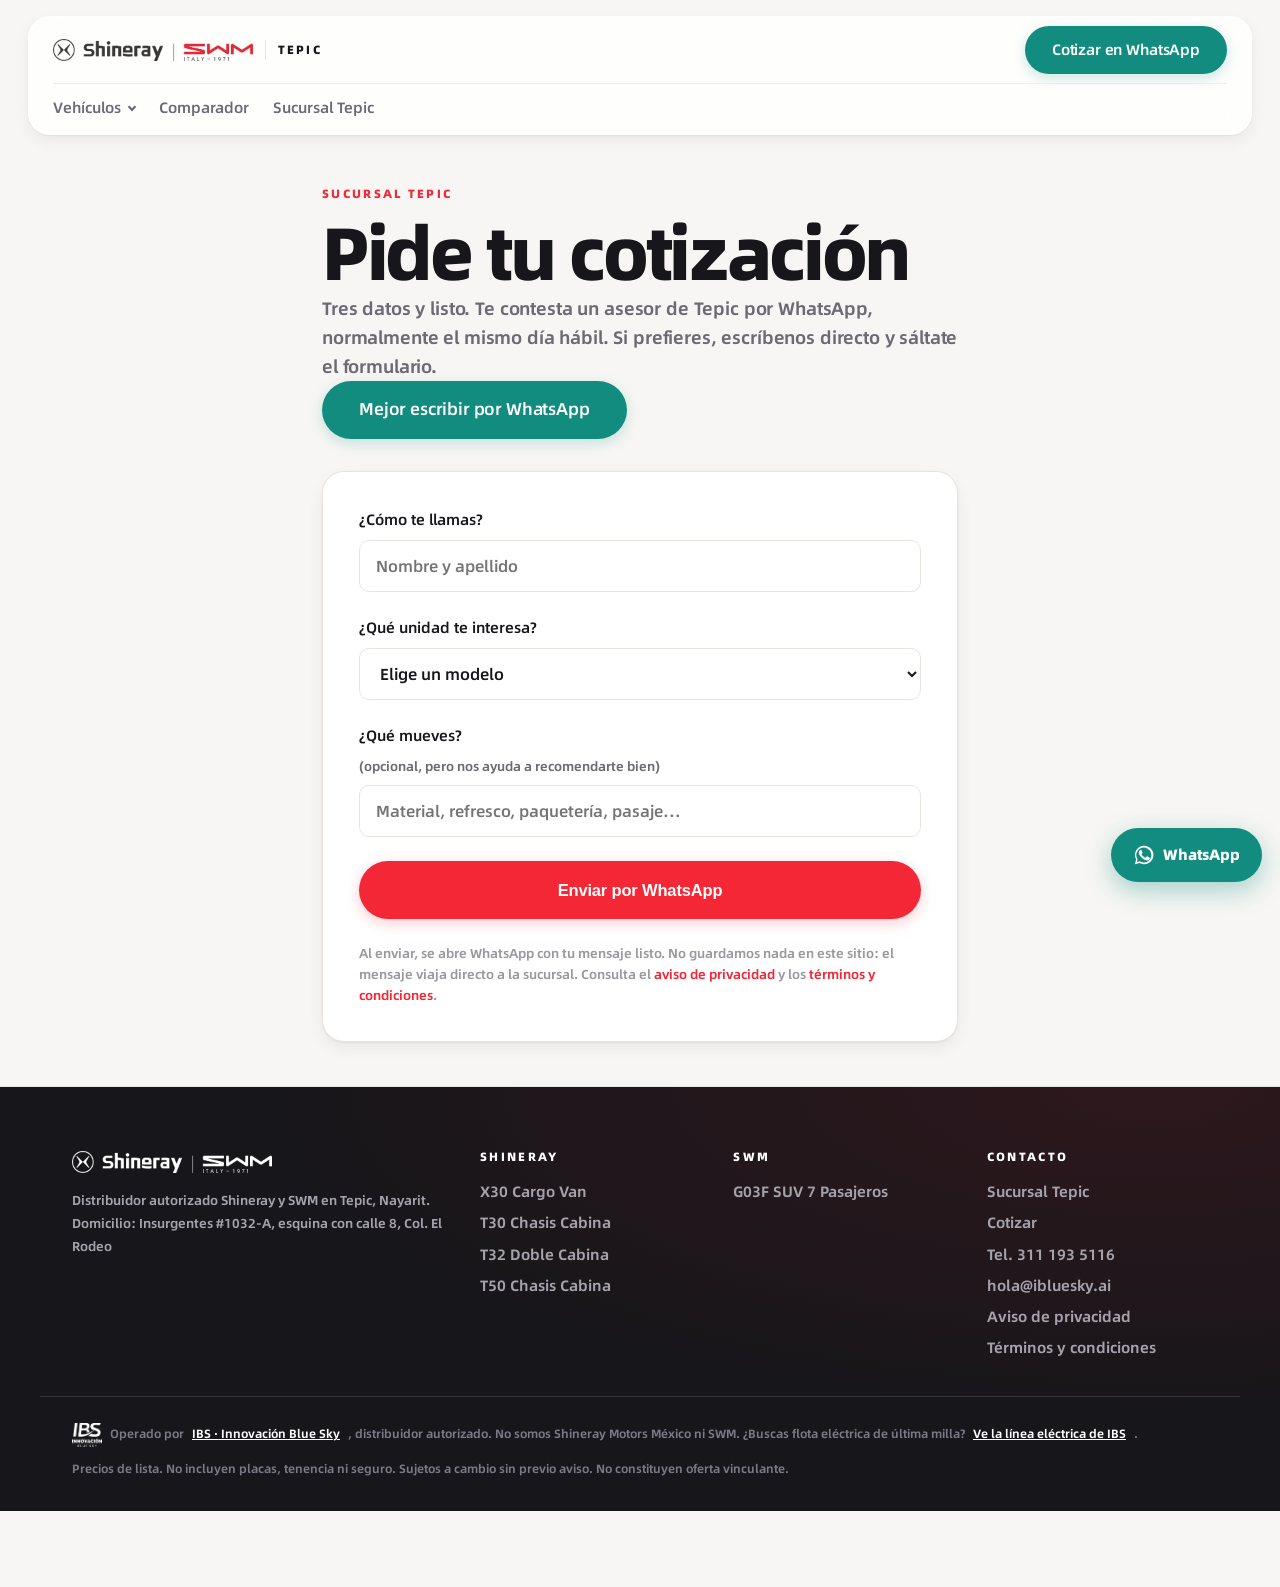
<file: cotizar/index.html>
<!doctype html>
<html lang="es-MX">
<head>
<meta charset="utf-8">
<meta name="viewport" content="width=device-width,initial-scale=1,viewport-fit=cover">
<title>Cotizar un Shineray o SWM en Tepic | Distribuidor autorizado</title>
<meta name="description" content="Pide cotización de un camión Shineray o del SUV SWM G03F en Tepic, Nayarit. Tres campos y te contesta un asesor de la sucursal por WhatsApp.">
<meta name="robots" content="index,follow,max-image-preview:large">
<link rel="canonical" href="https://shineray-tepic.ibluesky.ai/cotizar/">
<meta name="theme-color" content="#17161A">
<meta name="geo.region" content="MX-NAY"><meta name="geo.placename" content="Tepic, Nayarit">
<meta property="og:type" content="website"><meta property="og:locale" content="es_MX">
<meta property="og:site_name" content="Shineray Tepic">
<meta property="og:url" content="https://shineray-tepic.ibluesky.ai/cotizar/">
<meta property="og:title" content="Cotizar un Shineray o SWM en Tepic | Distribuidor autorizado">
<meta property="og:description" content="Pide cotización de un camión Shineray o del SUV SWM G03F en Tepic, Nayarit. Tres campos y te contesta un asesor de la sucursal por WhatsApp.">
<meta property="og:image" content="https://shineray-tepic.ibluesky.ai/assets/og/inicio.jpg">
<meta property="og:image:width" content="1200"><meta property="og:image:height" content="630">
<meta property="og:image:alt" content="Cotizar un Shineray o SWM en Tepic | Distribuidor autorizado">
<meta name="twitter:card" content="summary_large_image">
<meta name="twitter:title" content="Cotizar un Shineray o SWM en Tepic | Distribuidor autorizado">
<meta name="twitter:description" content="Pide cotización de un camión Shineray o del SUV SWM G03F en Tepic, Nayarit. Tres campos y te contesta un asesor de la sucursal por WhatsApp.">
<meta name="twitter:image" content="https://shineray-tepic.ibluesky.ai/assets/og/inicio.jpg">
<link rel="preload" href="../assets/fonts/sr-600.woff2" as="font" type="font/woff2" crossorigin>

<link rel="stylesheet" href="../assets/site.css?v=2eff147d">
<link rel="icon" type="image/png" sizes="32x32" href="../assets/brand/favicon-32.png">
<link rel="icon" type="image/png" sizes="192x192" href="../assets/brand/favicon-192.png">
<link rel="apple-touch-icon" href="../apple-touch-icon.png">
<link rel="manifest" href="../manifest.webmanifest">
<meta name="apple-mobile-web-app-title" content="Shineray Tepic">
<meta name="application-name" content="Shineray Tepic">
<meta name="mobile-web-app-capable" content="yes">
<meta name="apple-mobile-web-app-capable" content="yes">
<meta name="apple-mobile-web-app-status-bar-style" content="default">
<meta name="robots" content="noindex,follow">

</head>
<body data-root="../">
<a class="skip" href="#main">Saltar al contenido</a>
<header class="hdr"><div class="hdr-shell">
  <div class="hdr-top">
    <a class="brand" href="../" aria-label="Shineray y SWM Tepic — inicio">
      <img src="../assets/brand/lockup-dark.webp" alt="Shineray · SWM" width="220" height="24" fetchpriority="high">
      <span class="brand-city">Tepic</span>
    </a>
    <div class="hdr-act">
      <a class="btn btn-wa" href="https://wa.me/523111935116?text=Hola%2C%20vi%20su%20sitio%20y%20quiero%20informaci%C3%B3n" data-ev="wa_header">Cotizar en WhatsApp</a>
    </div>
  </div>
  <nav class="hdr-nav" aria-label="Principal"><div class="nav-row">
    <div class="mega-wrap">
      <button class="nav-trigger" type="button" aria-expanded="false" aria-controls="mega-veh">Vehículos<span class="caret" aria-hidden="true"></span></button>
      <div class="mega" id="mega-veh">
        <div class="mega-in">
          <div class="mega-cards"><a class="mcard" href="../modelos/comerciales/x30/">
      <img src="../assets/models/x30/card.webp" srcset="../assets/models/x30/card-350.webp 350w, ../assets/models/x30/card.webp 700w" sizes="(max-width:860px) 40vw, 150px" alt="" loading="lazy" decoding="async" width="700" height="310">
      <b>X30</b><span>Cargo Van</span>
      <em>Desde $298,900</em>
      <span class="mcard-go">Ver ficha</span></a><a class="mcard" href="../modelos/comerciales/t30/">
      <img src="../assets/models/t30/card.webp" srcset="../assets/models/t30/card-350.webp 350w, ../assets/models/t30/card.webp 700w" sizes="(max-width:860px) 40vw, 150px" alt="" loading="lazy" decoding="async" width="700" height="310">
      <b>T30</b><span>Chasis Cabina</span>
      <em>Desde $298,900</em>
      <span class="mcard-go">Ver ficha</span></a><a class="mcard" href="../modelos/comerciales/t32/">
      <img src="../assets/models/t32/card.webp" srcset="../assets/models/t32/card-350.webp 350w, ../assets/models/t32/card.webp 700w" sizes="(max-width:860px) 40vw, 150px" alt="" loading="lazy" decoding="async" width="700" height="310">
      <b>T32</b><span>Doble Cabina</span>
      <em>Desde $369,500</em>
      <span class="mcard-go">Ver ficha</span></a><a class="mcard" href="../modelos/comerciales/t50/">
      <img src="../assets/models/t50/card.webp" srcset="../assets/models/t50/card-350.webp 350w, ../assets/models/t50/card.webp 700w" sizes="(max-width:860px) 40vw, 150px" alt="" loading="lazy" decoding="async" width="700" height="310">
      <b>T50</b><span>Chasis Cabina</span>
      <em>Desde $369,500</em>
      <span class="mcard-go">Ver ficha</span></a><a class="mcard" href="../modelos/suv/g03f/">
      <img src="../assets/models/g03f/card.webp" srcset="../assets/models/g03f/card-350.webp 350w, ../assets/models/g03f/card.webp 700w" sizes="(max-width:860px) 40vw, 150px" alt="" loading="lazy" decoding="async" width="700" height="310">
      <b>G03F</b><span>SUV 7 Pasajeros</span>
      <em>Desde $379,000</em>
      <span class="mcard-go">Ver ficha</span></a></div>
          <div class="mega-links">
            <a href="../#comparador">Comparar los cinco</a>
            <a href="https://wa.me/523111935116?text=Hola%2C%20quiero%20cotizar%20varias%20unidades%20para%20mi%20flotilla" data-ev="wa_flotilla">Compra por flotilla</a>
            <a href="../sucursales/tepic/">Sucursal Tepic</a>
            <a href="../cotizar/">Pedir cotización</a>
          </div>
        </div>
      </div>
    </div>
    <a href="../#comparador">Comparador</a>
    <a href="../sucursales/tepic/">Sucursal Tepic</a>
  </div></nav>
  <div class="hdr-prog" aria-hidden="true"><i></i></div>
</div></header>
<main id="main">
<section class="sec sec-tight"><div class="wrap narrow">
  <div class="eyebrow">Sucursal Tepic</div>
  <h1>Pide tu cotización</h1>
  <p class="lede">Tres datos y listo. Te contesta un asesor de Tepic por WhatsApp, normalmente el mismo día hábil. Si prefieres, escríbenos directo y sáltate el formulario.</p>
  <a class="btn btn-wa btn-lg" href="https://wa.me/523111935116?text=Hola%2C%20quiero%20una%20cotizaci%C3%B3n" data-ev="wa_cotizar">Mejor escribir por WhatsApp</a>

  <form class="form" id="cot" novalidate>
    <label>¿Cómo te llamas?<input name="nombre" required autocomplete="name" placeholder="Nombre y apellido"></label>
    <label>¿Qué unidad te interesa?<select name="modelo" required><option value="">Elige un modelo</option><option value="Shineray X30">Shineray X30 — Cargo Van · $298,900</option><option value="Shineray T30">Shineray T30 — Chasis Cabina · $298,900</option><option value="Shineray T32">Shineray T32 — Doble Cabina · $369,500</option><option value="Shineray T50">Shineray T50 — Chasis Cabina · $369,500</option><option value="SWM G03F">SWM G03F — SUV 7 Pasajeros · $379,000</option><option value="No sé, necesito asesoría">Todavía no sé, necesito asesoría</option></select></label>
    <label>¿Qué mueves? <span class="opt">(opcional, pero nos ayuda a recomendarte bien)</span><input name="giro" placeholder="Material, refresco, paquetería, pasaje…"></label>
    <button class="btn btn-red btn-lg btn-blk" type="submit">Enviar por WhatsApp</button>
    <p class="fine">Al enviar, se abre WhatsApp con tu mensaje listo. No guardamos nada en este sitio: el mensaje viaja directo a la sucursal. Consulta el <a href="https://ibluesky.ai/aviso-de-privacidad.html" target="_blank" rel="noopener">aviso de privacidad</a> y los <a href="https://ibluesky.ai/terminos-y-condiciones.html" target="_blank" rel="noopener">términos y condiciones</a>.</p>
    <noscript><p class="nota">Tu navegador tiene JavaScript desactivado. Escríbenos directo por WhatsApp o llama al 311 193 5116.</p></noscript>
  </form>
</div></section>
</main>
<footer class="ftr">
 <div class="wrap ftr-grid">
  <div>
    <img src="../assets/brand/lockup-white.webp" alt="Shineray · SWM" width="220" height="24" loading="lazy">
    <p class="ftr-legal">Distribuidor autorizado Shineray y SWM en Tepic, Nayarit.<br>
      Domicilio: Insurgentes #1032-A, esquina con calle 8, Col. El Rodeo</p>
  </div>
  <div><h3>Shineray</h3>
    <a href="../modelos/comerciales/x30/">X30 Cargo Van</a><a href="../modelos/comerciales/t30/">T30 Chasis Cabina</a><a href="../modelos/comerciales/t32/">T32 Doble Cabina</a><a href="../modelos/comerciales/t50/">T50 Chasis Cabina</a></div>
  <div><h3>SWM</h3>
    <a href="../modelos/suv/g03f/">G03F SUV 7 Pasajeros</a></div>
  <div><h3>Contacto</h3>
    <a href="../sucursales/tepic/">Sucursal Tepic</a>
    <a href="../cotizar/">Cotizar</a>
    <div class="ftr-p">Tel. 311 193 5116</div>
    <a href="mailto:hola@ibluesky.ai">hola@ibluesky.ai</a>
    <a href="https://ibluesky.ai/aviso-de-privacidad.html" target="_blank" rel="noopener">Aviso de privacidad</a>
    <a href="https://ibluesky.ai/terminos-y-condiciones.html" target="_blank" rel="noopener">Términos y condiciones</a></div>
 </div>
 <div class="wrap ftr-bot">
   <span class="ftr-ibs"><img src="../assets/brand/ibs-white.webp" alt="" width="34" height="27" loading="lazy">
     Operado por <a href="https://ibluesky.ai" target="_blank" rel="noopener">IBS · Innovación Blue Sky</a>, distribuidor autorizado.
     No somos Shineray Motors México ni SWM. ¿Buscas flota eléctrica de última milla?
     <a href="https://ibluesky.ai" target="_blank" rel="noopener">Ve la línea eléctrica de IBS</a>.</span>
   <span>Precios de lista. No incluyen placas, tenencia ni seguro. Sujetos a cambio sin previo aviso. No constituyen oferta vinculante.</span>
 </div>
</footer>
<a class="fab" href="https://wa.me/523111935116?text=Hola%2C%20quiero%20informaci%C3%B3n%20de%20un%20veh%C3%ADculo%20Shineray" data-ev="wa_fab" aria-label="Escribir por WhatsApp">
  <svg viewBox="0 0 24 24" width="22" height="22" aria-hidden="true"><path fill="currentColor" d="M17.5 14.4c-.3-.2-1.7-.9-2-1-.3-.1-.5-.2-.7.1s-.8 1-.9 1.2c-.2.2-.3.2-.6.1-.3-.2-1.2-.5-2.3-1.4-.9-.8-1.4-1.7-1.6-2s0-.4.1-.6l.5-.5c.1-.2.2-.3.3-.5s0-.4 0-.5c0-.2-.7-1.6-.9-2.2-.2-.6-.5-.5-.7-.5h-.6c-.2 0-.5.1-.8.4-.3.3-1 1-1 2.5s1.1 2.9 1.2 3.1c.2.2 2.1 3.2 5.1 4.5.7.3 1.3.5 1.7.6.7.2 1.4.2 1.9.1.6-.1 1.7-.7 2-1.4.2-.7.2-1.2.2-1.4-.1-.1-.3-.2-.6-.3z"/><path fill="currentColor" d="M12 2a10 10 0 0 0-8.6 15L2 22l5.2-1.4A10 10 0 1 0 12 2zm0 18.2c-1.6 0-3.1-.4-4.4-1.2l-.3-.2-3.1.8.8-3-.2-.3A8.2 8.2 0 1 1 12 20.2z"/></svg>
  <span>WhatsApp</span>
</a>
<script src="../assets/site.js?v=2eff147d" defer></script>
</body></html>
</file>
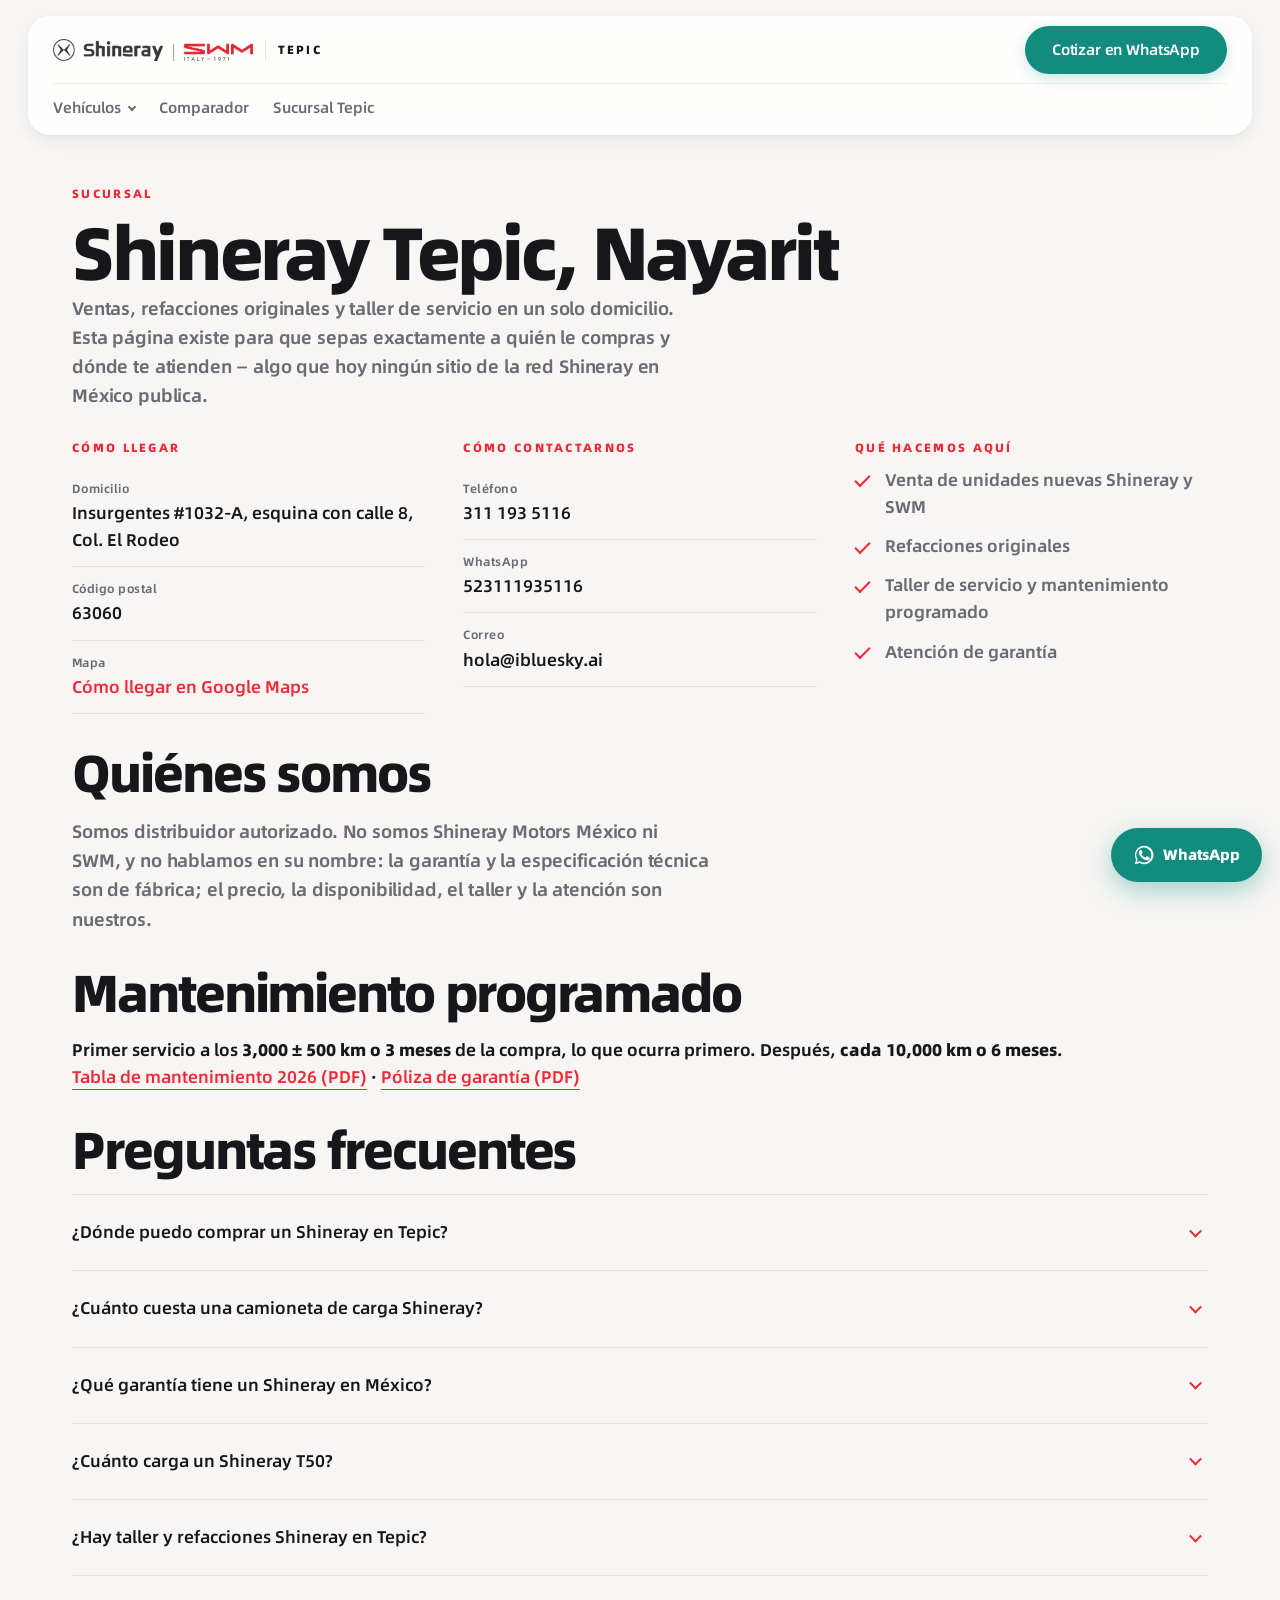
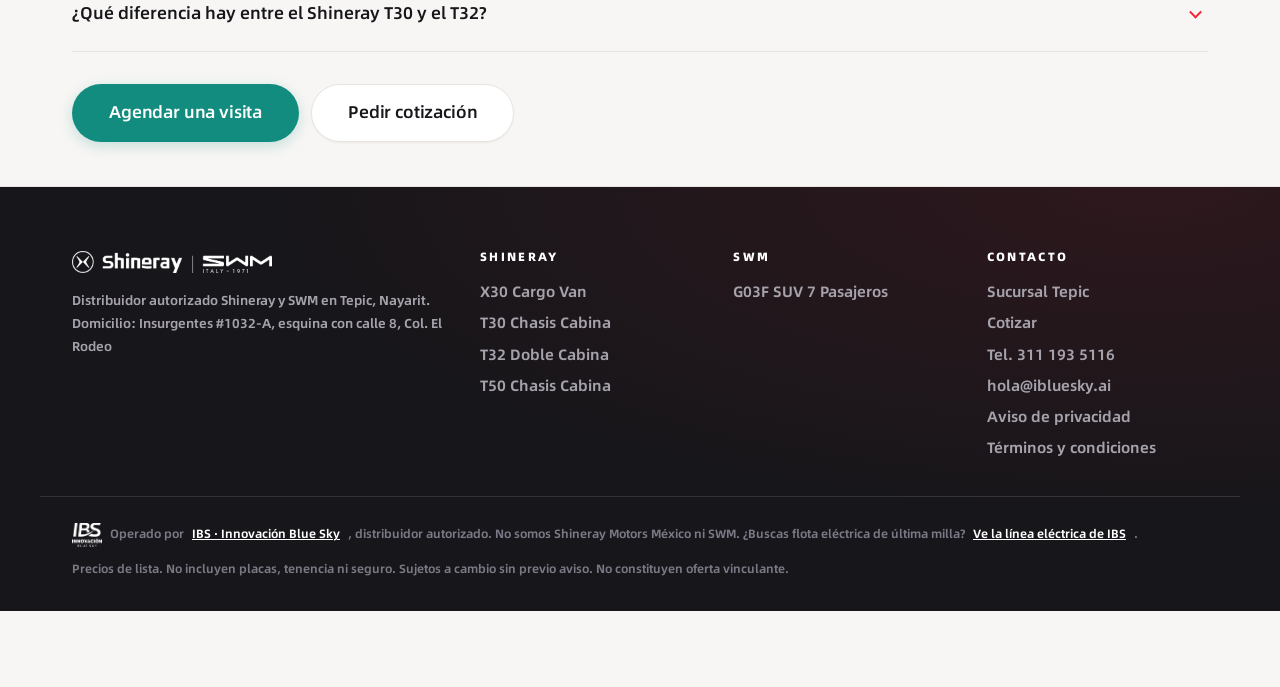
<file: sucursales/tepic/index.html>
<!doctype html>
<html lang="es-MX">
<head>
<meta charset="utf-8">
<meta name="viewport" content="width=device-width,initial-scale=1,viewport-fit=cover">
<title>Sucursal Shineray en Tepic, Nayarit: dirección, horarios y taller</title>
<meta name="description" content="Agencia Shineray y SWM en Tepic, Nayarit: domicilio, horarios, teléfono y WhatsApp de ventas, refacciones y taller de servicio. Distribuidor autorizado.">
<meta name="robots" content="index,follow,max-image-preview:large">
<link rel="canonical" href="https://shineray-tepic.ibluesky.ai/sucursales/tepic/">
<meta name="theme-color" content="#17161A">
<meta name="geo.region" content="MX-NAY"><meta name="geo.placename" content="Tepic, Nayarit">
<meta property="og:type" content="website"><meta property="og:locale" content="es_MX">
<meta property="og:site_name" content="Shineray Tepic">
<meta property="og:url" content="https://shineray-tepic.ibluesky.ai/sucursales/tepic/">
<meta property="og:title" content="Sucursal Shineray en Tepic, Nayarit: dirección, horarios y taller">
<meta property="og:description" content="Agencia Shineray y SWM en Tepic, Nayarit: domicilio, horarios, teléfono y WhatsApp de ventas, refacciones y taller de servicio. Distribuidor autorizado.">
<meta property="og:image" content="https://shineray-tepic.ibluesky.ai/assets/og/inicio.jpg">
<meta property="og:image:width" content="1200"><meta property="og:image:height" content="630">
<meta property="og:image:alt" content="Sucursal Shineray en Tepic, Nayarit: dirección, horarios y taller">
<meta name="twitter:card" content="summary_large_image">
<meta name="twitter:title" content="Sucursal Shineray en Tepic, Nayarit: dirección, horarios y taller">
<meta name="twitter:description" content="Agencia Shineray y SWM en Tepic, Nayarit: domicilio, horarios, teléfono y WhatsApp de ventas, refacciones y taller de servicio. Distribuidor autorizado.">
<meta name="twitter:image" content="https://shineray-tepic.ibluesky.ai/assets/og/inicio.jpg">
<link rel="preload" href="../../assets/fonts/sr-600.woff2" as="font" type="font/woff2" crossorigin>

<link rel="stylesheet" href="../../assets/site.css?v=2eff147d">
<link rel="icon" type="image/png" sizes="32x32" href="../../assets/brand/favicon-32.png">
<link rel="icon" type="image/png" sizes="192x192" href="../../assets/brand/favicon-192.png">
<link rel="apple-touch-icon" href="../../apple-touch-icon.png">
<link rel="manifest" href="../../manifest.webmanifest">
<meta name="apple-mobile-web-app-title" content="Shineray Tepic">
<meta name="application-name" content="Shineray Tepic">
<meta name="mobile-web-app-capable" content="yes">
<meta name="apple-mobile-web-app-capable" content="yes">
<meta name="apple-mobile-web-app-status-bar-style" content="default">

<script type="application/ld+json">{"@context": "https://schema.org", "@type": "AutoDealer", "@id": "https://shineray-tepic.ibluesky.ai/sucursales/tepic/#suc", "name": "Shineray Tepic", "url": "https://shineray-tepic.ibluesky.ai/sucursales/tepic/", "address": {"@type": "PostalAddress", "addressLocality": "Tepic", "addressRegion": "Nayarit", "addressCountry": "MX", "streetAddress": "Insurgentes #1032-A, esquina con calle 8, Col. El Rodeo", "postalCode": "63060"}, "makesOffer": [{"@type": "Offer", "itemOffered": {"@type": "Vehicle", "name": "Shineray X30 Cargo Van"}, "price": 298900, "priceCurrency": "MXN"}, {"@type": "Offer", "itemOffered": {"@type": "Vehicle", "name": "Shineray T30 Chasis Cabina"}, "price": 298900, "priceCurrency": "MXN"}, {"@type": "Offer", "itemOffered": {"@type": "Vehicle", "name": "Shineray T32 Doble Cabina"}, "price": 369500, "priceCurrency": "MXN"}, {"@type": "Offer", "itemOffered": {"@type": "Vehicle", "name": "Shineray T50 Chasis Cabina"}, "price": 369500, "priceCurrency": "MXN"}, {"@type": "Offer", "itemOffered": {"@type": "Vehicle", "name": "SWM G03F SUV 7 Pasajeros"}, "price": 379000, "priceCurrency": "MXN"}], "telephone": "311 193 5116", "hasMap": "https://www.google.com/maps/dir/?api=1&destination=21.5212765%2C-104.9218193", "geo": {"@type": "GeoCoordinates", "latitude": 21.5212765, "longitude": -104.9218193}}</script><script type="application/ld+json">{"@context": "https://schema.org", "@type": "BreadcrumbList", "itemListElement": [{"@type": "ListItem", "position": 1, "name": "Inicio", "item": "https://shineray-tepic.ibluesky.ai/"}, {"@type": "ListItem", "position": 2, "name": "Sucursal Tepic", "item": "https://shineray-tepic.ibluesky.ai/sucursales/tepic/"}]}</script><script type="application/ld+json">{"@context": "https://schema.org", "@type": "FAQPage", "mainEntity": [{"@type": "Question", "name": "¿Dónde puedo comprar un Shineray en Tepic?", "acceptedAnswer": {"@type": "Answer", "text": "En nuestra sucursal de Tepic, Nayarit. Somos distribuidor autorizado Shineray y SWM: vendemos unidades nuevas, surtimos refacciones originales y tenemos taller de servicio propio en el mismo domicilio."}}, {"@type": "Question", "name": "¿Cuánto cuesta una camioneta de carga Shineray?", "acceptedAnswer": {"@type": "Answer", "text": "Los precios de lista vigentes van de $298,900 MXN por el T30 chasis cabina y el X30 cargo van, a $369,500 MXN por el T50 y el T32. El SUV SWM G03F de siete pasajeros está en $379,000 MXN. Los publicamos completos en cada página de modelo, sin pedirte datos primero."}}, {"@type": "Question", "name": "¿Qué garantía tiene un Shineray en México?", "acceptedAnswer": {"@type": "Answer", "text": "Tres años o 100,000 kilómetros, lo que ocurra primero, contados desde la fecha de facturación. Cubre defectos de fabricación, mano de obra, materiales y componentes bajo uso normal, y es válida ante cualquier distribuidor autorizado del país. Llantas y balatas tienen seis meses o 10,000 km; la batería, un año o 20,000 km."}}, {"@type": "Question", "name": "¿Cuánto carga un Shineray T50?", "acceptedAnswer": {"@type": "Answer", "text": "2,375 kilogramos de carga nominal, con plataforma de 3.70 metros de largo. Es el de mayor capacidad de la línea. El T30 carga 1,495 kg, el T32 doble cabina 1,200 kg y el X30 cargo van 910 kg."}}, {"@type": "Question", "name": "¿Hay taller y refacciones Shineray en Tepic?", "acceptedAnswer": {"@type": "Answer", "text": "Sí. El taller de servicio y el almacén de refacciones originales están en nuestra propia sucursal de Tepic, no en otra ciudad. Ahí mismo se atiende la garantía y el mantenimiento programado: el primer servicio a los 3,000 km o tres meses, y después cada 10,000 km o seis meses."}}, {"@type": "Question", "name": "¿Qué diferencia hay entre el Shineray T30 y el T32?", "acceptedAnswer": {"@type": "Answer", "text": "El T30 es cabina sencilla para dos personas, con plataforma de 3.05 metros y 1,495 kg de carga. El T32 es doble cabina para cinco, con plataforma más corta de 2.51 metros y 1,200 kg de carga. El T30 mueve más material; el T32 lleva a la cuadrilla y el material juntos."}}]}</script>
</head>
<body data-root="../../">
<a class="skip" href="#main">Saltar al contenido</a>
<header class="hdr"><div class="hdr-shell">
  <div class="hdr-top">
    <a class="brand" href="../../" aria-label="Shineray y SWM Tepic — inicio">
      <img src="../../assets/brand/lockup-dark.webp" alt="Shineray · SWM" width="220" height="24" fetchpriority="high">
      <span class="brand-city">Tepic</span>
    </a>
    <div class="hdr-act">
      <a class="btn btn-wa" href="https://wa.me/523111935116?text=Hola%2C%20vi%20su%20sitio%20y%20quiero%20informaci%C3%B3n" data-ev="wa_header">Cotizar en WhatsApp</a>
    </div>
  </div>
  <nav class="hdr-nav" aria-label="Principal"><div class="nav-row">
    <div class="mega-wrap">
      <button class="nav-trigger" type="button" aria-expanded="false" aria-controls="mega-veh">Vehículos<span class="caret" aria-hidden="true"></span></button>
      <div class="mega" id="mega-veh">
        <div class="mega-in">
          <div class="mega-cards"><a class="mcard" href="../../modelos/comerciales/x30/">
      <img src="../../assets/models/x30/card.webp" srcset="../../assets/models/x30/card-350.webp 350w, ../../assets/models/x30/card.webp 700w" sizes="(max-width:860px) 40vw, 150px" alt="" loading="lazy" decoding="async" width="700" height="310">
      <b>X30</b><span>Cargo Van</span>
      <em>Desde $298,900</em>
      <span class="mcard-go">Ver ficha</span></a><a class="mcard" href="../../modelos/comerciales/t30/">
      <img src="../../assets/models/t30/card.webp" srcset="../../assets/models/t30/card-350.webp 350w, ../../assets/models/t30/card.webp 700w" sizes="(max-width:860px) 40vw, 150px" alt="" loading="lazy" decoding="async" width="700" height="310">
      <b>T30</b><span>Chasis Cabina</span>
      <em>Desde $298,900</em>
      <span class="mcard-go">Ver ficha</span></a><a class="mcard" href="../../modelos/comerciales/t32/">
      <img src="../../assets/models/t32/card.webp" srcset="../../assets/models/t32/card-350.webp 350w, ../../assets/models/t32/card.webp 700w" sizes="(max-width:860px) 40vw, 150px" alt="" loading="lazy" decoding="async" width="700" height="310">
      <b>T32</b><span>Doble Cabina</span>
      <em>Desde $369,500</em>
      <span class="mcard-go">Ver ficha</span></a><a class="mcard" href="../../modelos/comerciales/t50/">
      <img src="../../assets/models/t50/card.webp" srcset="../../assets/models/t50/card-350.webp 350w, ../../assets/models/t50/card.webp 700w" sizes="(max-width:860px) 40vw, 150px" alt="" loading="lazy" decoding="async" width="700" height="310">
      <b>T50</b><span>Chasis Cabina</span>
      <em>Desde $369,500</em>
      <span class="mcard-go">Ver ficha</span></a><a class="mcard" href="../../modelos/suv/g03f/">
      <img src="../../assets/models/g03f/card.webp" srcset="../../assets/models/g03f/card-350.webp 350w, ../../assets/models/g03f/card.webp 700w" sizes="(max-width:860px) 40vw, 150px" alt="" loading="lazy" decoding="async" width="700" height="310">
      <b>G03F</b><span>SUV 7 Pasajeros</span>
      <em>Desde $379,000</em>
      <span class="mcard-go">Ver ficha</span></a></div>
          <div class="mega-links">
            <a href="../../#comparador">Comparar los cinco</a>
            <a href="https://wa.me/523111935116?text=Hola%2C%20quiero%20cotizar%20varias%20unidades%20para%20mi%20flotilla" data-ev="wa_flotilla">Compra por flotilla</a>
            <a href="../../sucursales/tepic/">Sucursal Tepic</a>
            <a href="../../cotizar/">Pedir cotización</a>
          </div>
        </div>
      </div>
    </div>
    <a href="../../#comparador">Comparador</a>
    <a href="../../sucursales/tepic/">Sucursal Tepic</a>
  </div></nav>
  <div class="hdr-prog" aria-hidden="true"><i></i></div>
</div></header>
<main id="main">
<section class="sec sec-tight"><div class="wrap">
  <div class="eyebrow">Sucursal</div>
  <h1>Shineray Tepic, Nayarit</h1>
  <p class="lede">Ventas, refacciones originales y taller de servicio en un solo domicilio. Esta página existe para que sepas exactamente a quién le compras y dónde te atienden — algo que hoy ningún sitio de la red Shineray en México publica.</p>

  <div class="suc-grid">
    <div class="suc-blk"><h2>Cómo llegar</h2>
      <p class="suc-line"><span>Domicilio</span>Insurgentes #1032-A, esquina con calle 8, Col. El Rodeo</p>
      <p class="suc-line"><span>Código postal</span>63060</p>
      <p class="suc-line"><span>Mapa</span><a href="https://www.google.com/maps/dir/?api=1&destination=21.5212765%2C-104.9218193" target="_blank" rel="noopener">Cómo llegar en Google Maps</a></p>
    </div>
    <div class="suc-blk"><h2>Cómo contactarnos</h2>
      <p class="suc-line"><span>Teléfono</span>311 193 5116</p>
      <p class="suc-line"><span>WhatsApp</span>523111935116</p>
      <p class="suc-line"><span>Correo</span>hola@ibluesky.ai</p>
    </div>
    
    <div class="suc-blk"><h2>Qué hacemos aquí</h2>
      <ul class="ticks"><li>Venta de unidades nuevas Shineray y SWM</li><li>Refacciones originales</li><li>Taller de servicio y mantenimiento programado</li><li>Atención de garantía</li></ul>
    </div>
  </div>

  <h2 class="mt">Quiénes somos</h2>
  
  
  <p class="lede">Somos distribuidor autorizado. No somos Shineray Motors México ni SWM, y no hablamos en su nombre: la garantía y la especificación técnica son de fábrica; el precio, la disponibilidad, el taller y la atención son nuestros.</p>

  <h2 class="mt">Mantenimiento programado</h2>
  <p>Primer servicio a los <b>3,000 ± 500 km o 3 meses</b> de la compra, lo que ocurra primero. Después, <b>cada 10,000 km o 6 meses</b>.</p>
  <p><a class="lnk-pdf" href="../../assets/docs/tabla%20de%20mantenimiento%202026%20actualizada.pdf" target="_blank" rel="noopener">Tabla de mantenimiento 2026 (PDF)</a> · <a class="lnk-pdf" href="../../assets/docs/Garantia%20Shineray%20MX.pdf" target="_blank" rel="noopener">Póliza de garantía (PDF)</a></p>

  <h2 class="mt" id="preguntas">Preguntas frecuentes</h2>
  <div class="faqs"><details class="faq"><summary>¿Dónde puedo comprar un Shineray en Tepic?</summary><p>En nuestra sucursal de Tepic, Nayarit. Somos distribuidor autorizado Shineray y SWM: vendemos unidades nuevas, surtimos refacciones originales y tenemos taller de servicio propio en el mismo domicilio.</p></details><details class="faq"><summary>¿Cuánto cuesta una camioneta de carga Shineray?</summary><p>Los precios de lista vigentes van de $298,900 MXN por el T30 chasis cabina y el X30 cargo van, a $369,500 MXN por el T50 y el T32. El SUV SWM G03F de siete pasajeros está en $379,000 MXN. Los publicamos completos en cada página de modelo, sin pedirte datos primero.</p></details><details class="faq"><summary>¿Qué garantía tiene un Shineray en México?</summary><p>Tres años o 100,000 kilómetros, lo que ocurra primero, contados desde la fecha de facturación. Cubre defectos de fabricación, mano de obra, materiales y componentes bajo uso normal, y es válida ante cualquier distribuidor autorizado del país. Llantas y balatas tienen seis meses o 10,000 km; la batería, un año o 20,000 km.</p></details><details class="faq"><summary>¿Cuánto carga un Shineray T50?</summary><p>2,375 kilogramos de carga nominal, con plataforma de 3.70 metros de largo. Es el de mayor capacidad de la línea. El T30 carga 1,495 kg, el T32 doble cabina 1,200 kg y el X30 cargo van 910 kg.</p></details><details class="faq"><summary>¿Hay taller y refacciones Shineray en Tepic?</summary><p>Sí. El taller de servicio y el almacén de refacciones originales están en nuestra propia sucursal de Tepic, no en otra ciudad. Ahí mismo se atiende la garantía y el mantenimiento programado: el primer servicio a los 3,000 km o tres meses, y después cada 10,000 km o seis meses.</p></details><details class="faq"><summary>¿Qué diferencia hay entre el Shineray T30 y el T32?</summary><p>El T30 es cabina sencilla para dos personas, con plataforma de 3.05 metros y 1,495 kg de carga. El T32 es doble cabina para cinco, con plataforma más corta de 2.51 metros y 1,200 kg de carga. El T30 mueve más material; el T32 lleva a la cuadrilla y el material juntos.</p></details></div>

  <div class="cta-row mt">
    <a class="btn btn-wa btn-lg" href="https://wa.me/523111935116?text=Hola%2C%20quiero%20agendar%20una%20visita%20a%20la%20sucursal%20de%20Tepic" data-ev="wa_suc">Agendar una visita</a>
    <a class="btn btn-ghost btn-lg" href="../../cotizar/">Pedir cotización</a>
  </div>
</div></section>
</main>
<footer class="ftr">
 <div class="wrap ftr-grid">
  <div>
    <img src="../../assets/brand/lockup-white.webp" alt="Shineray · SWM" width="220" height="24" loading="lazy">
    <p class="ftr-legal">Distribuidor autorizado Shineray y SWM en Tepic, Nayarit.<br>
      Domicilio: Insurgentes #1032-A, esquina con calle 8, Col. El Rodeo</p>
  </div>
  <div><h3>Shineray</h3>
    <a href="../../modelos/comerciales/x30/">X30 Cargo Van</a><a href="../../modelos/comerciales/t30/">T30 Chasis Cabina</a><a href="../../modelos/comerciales/t32/">T32 Doble Cabina</a><a href="../../modelos/comerciales/t50/">T50 Chasis Cabina</a></div>
  <div><h3>SWM</h3>
    <a href="../../modelos/suv/g03f/">G03F SUV 7 Pasajeros</a></div>
  <div><h3>Contacto</h3>
    <a href="../../sucursales/tepic/">Sucursal Tepic</a>
    <a href="../../cotizar/">Cotizar</a>
    <div class="ftr-p">Tel. 311 193 5116</div>
    <a href="mailto:hola@ibluesky.ai">hola@ibluesky.ai</a>
    <a href="https://ibluesky.ai/aviso-de-privacidad.html" target="_blank" rel="noopener">Aviso de privacidad</a>
    <a href="https://ibluesky.ai/terminos-y-condiciones.html" target="_blank" rel="noopener">Términos y condiciones</a></div>
 </div>
 <div class="wrap ftr-bot">
   <span class="ftr-ibs"><img src="../../assets/brand/ibs-white.webp" alt="" width="34" height="27" loading="lazy">
     Operado por <a href="https://ibluesky.ai" target="_blank" rel="noopener">IBS · Innovación Blue Sky</a>, distribuidor autorizado.
     No somos Shineray Motors México ni SWM. ¿Buscas flota eléctrica de última milla?
     <a href="https://ibluesky.ai" target="_blank" rel="noopener">Ve la línea eléctrica de IBS</a>.</span>
   <span>Precios de lista. No incluyen placas, tenencia ni seguro. Sujetos a cambio sin previo aviso. No constituyen oferta vinculante.</span>
 </div>
</footer>
<a class="fab" href="https://wa.me/523111935116?text=Hola%2C%20quiero%20informaci%C3%B3n%20de%20un%20veh%C3%ADculo%20Shineray" data-ev="wa_fab" aria-label="Escribir por WhatsApp">
  <svg viewBox="0 0 24 24" width="22" height="22" aria-hidden="true"><path fill="currentColor" d="M17.5 14.4c-.3-.2-1.7-.9-2-1-.3-.1-.5-.2-.7.1s-.8 1-.9 1.2c-.2.2-.3.2-.6.1-.3-.2-1.2-.5-2.3-1.4-.9-.8-1.4-1.7-1.6-2s0-.4.1-.6l.5-.5c.1-.2.2-.3.3-.5s0-.4 0-.5c0-.2-.7-1.6-.9-2.2-.2-.6-.5-.5-.7-.5h-.6c-.2 0-.5.1-.8.4-.3.3-1 1-1 2.5s1.1 2.9 1.2 3.1c.2.2 2.1 3.2 5.1 4.5.7.3 1.3.5 1.7.6.7.2 1.4.2 1.9.1.6-.1 1.7-.7 2-1.4.2-.7.2-1.2.2-1.4-.1-.1-.3-.2-.6-.3z"/><path fill="currentColor" d="M12 2a10 10 0 0 0-8.6 15L2 22l5.2-1.4A10 10 0 1 0 12 2zm0 18.2c-1.6 0-3.1-.4-4.4-1.2l-.3-.2-3.1.8.8-3-.2-.3A8.2 8.2 0 1 1 12 20.2z"/></svg>
  <span>WhatsApp</span>
</a>
<script src="../../assets/site.js?v=2eff147d" defer></script>
</body></html>
</file>
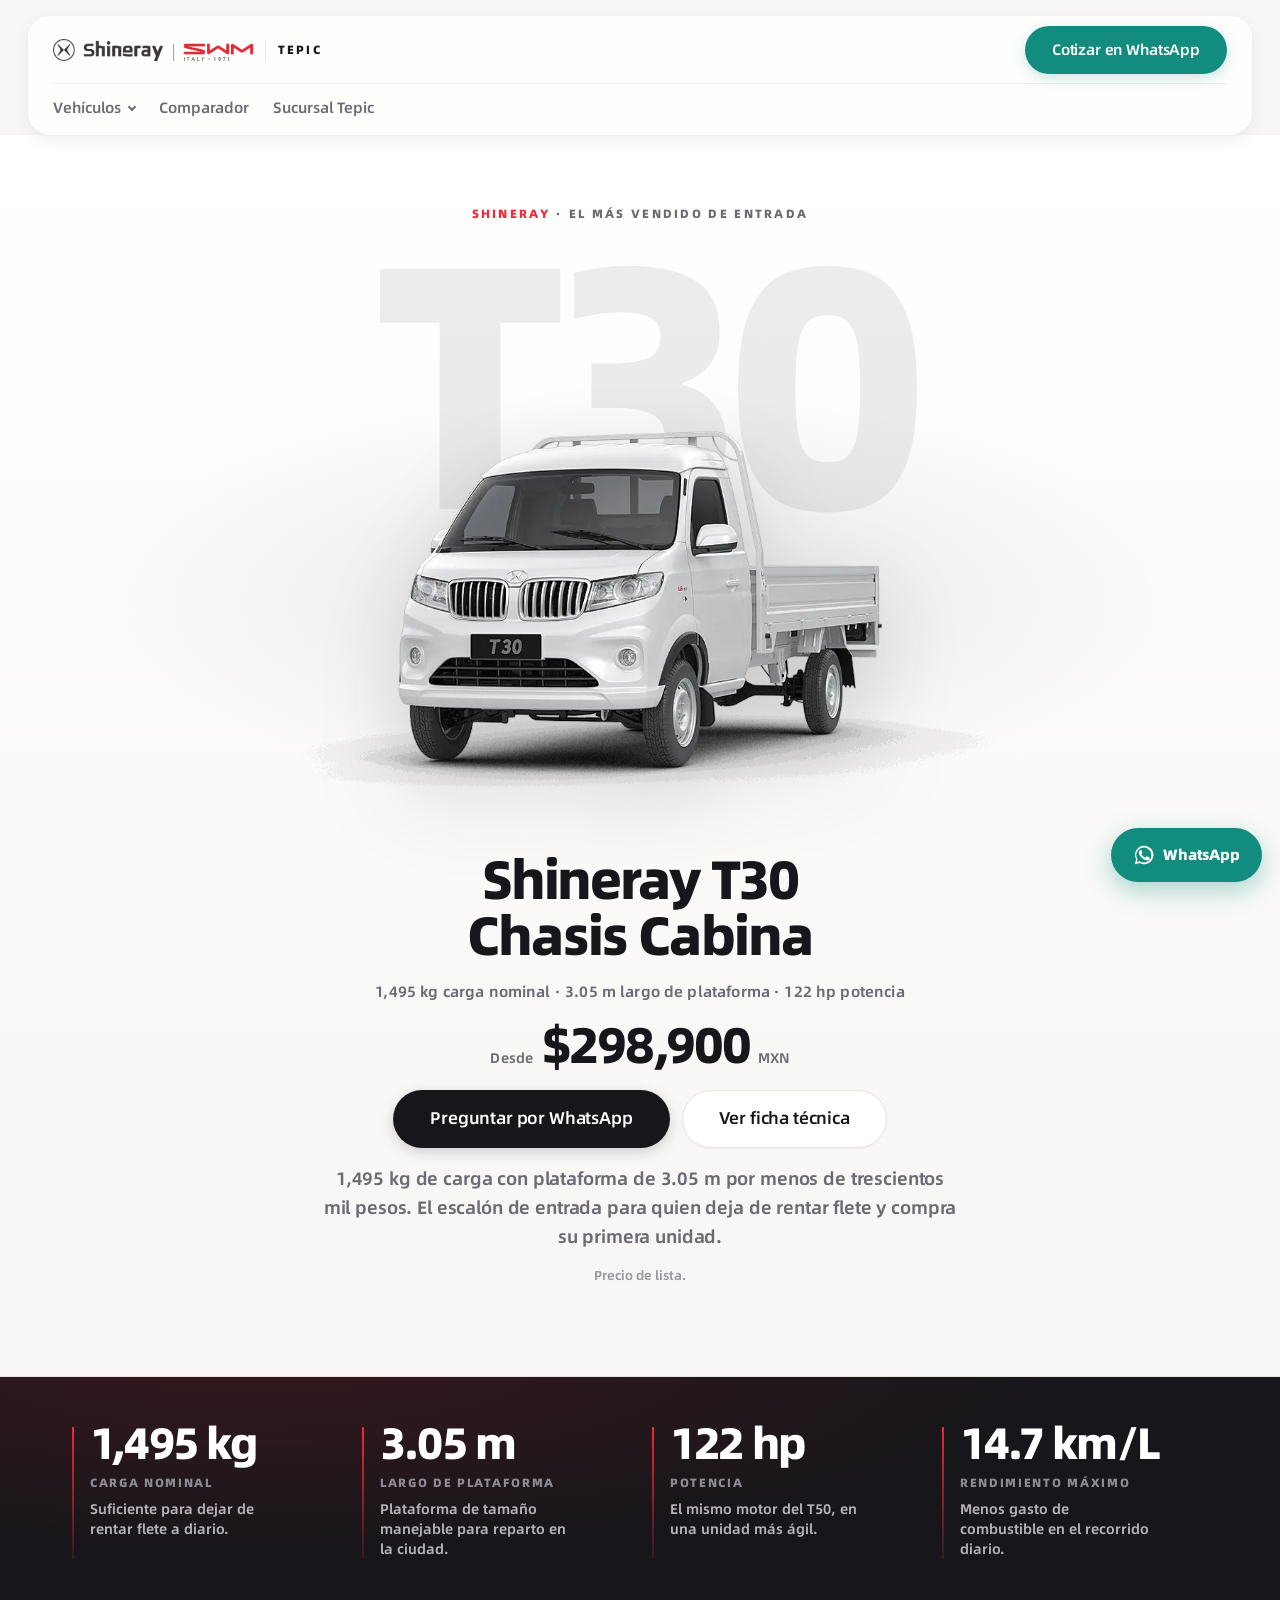
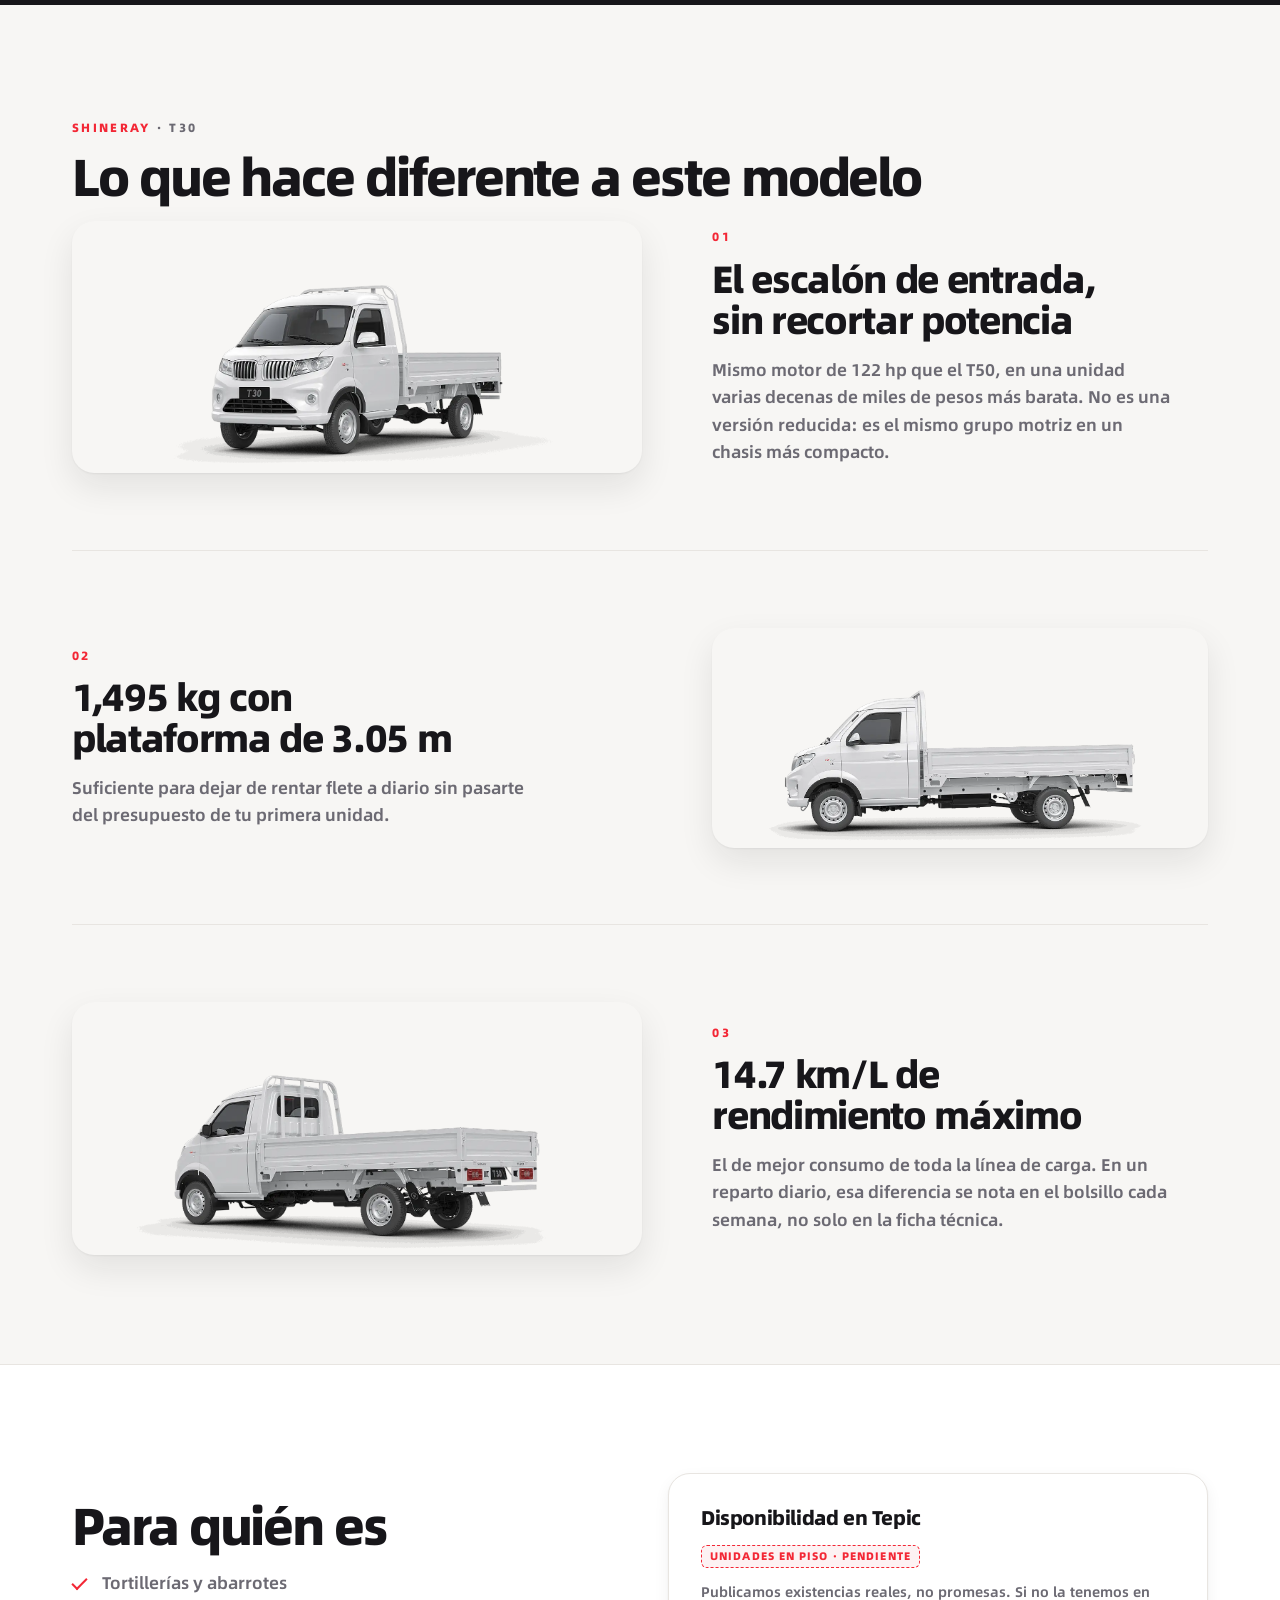
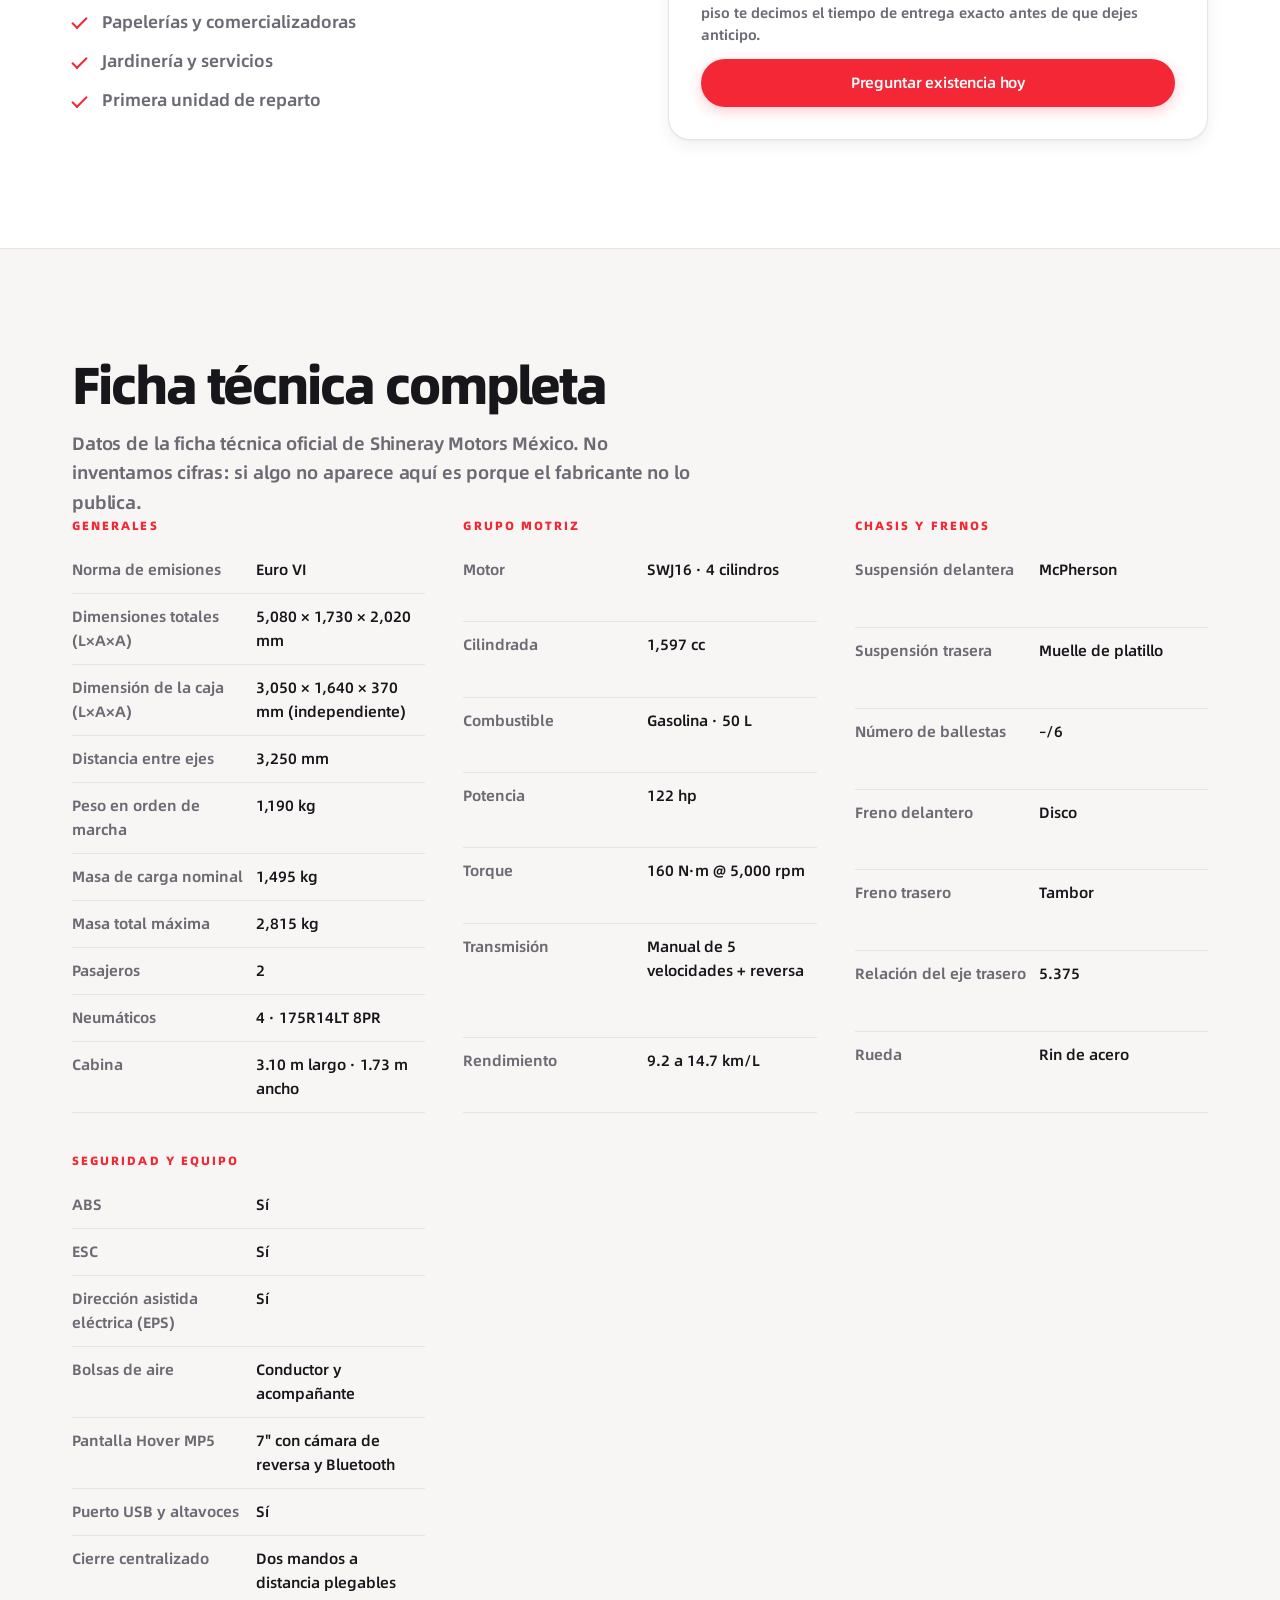
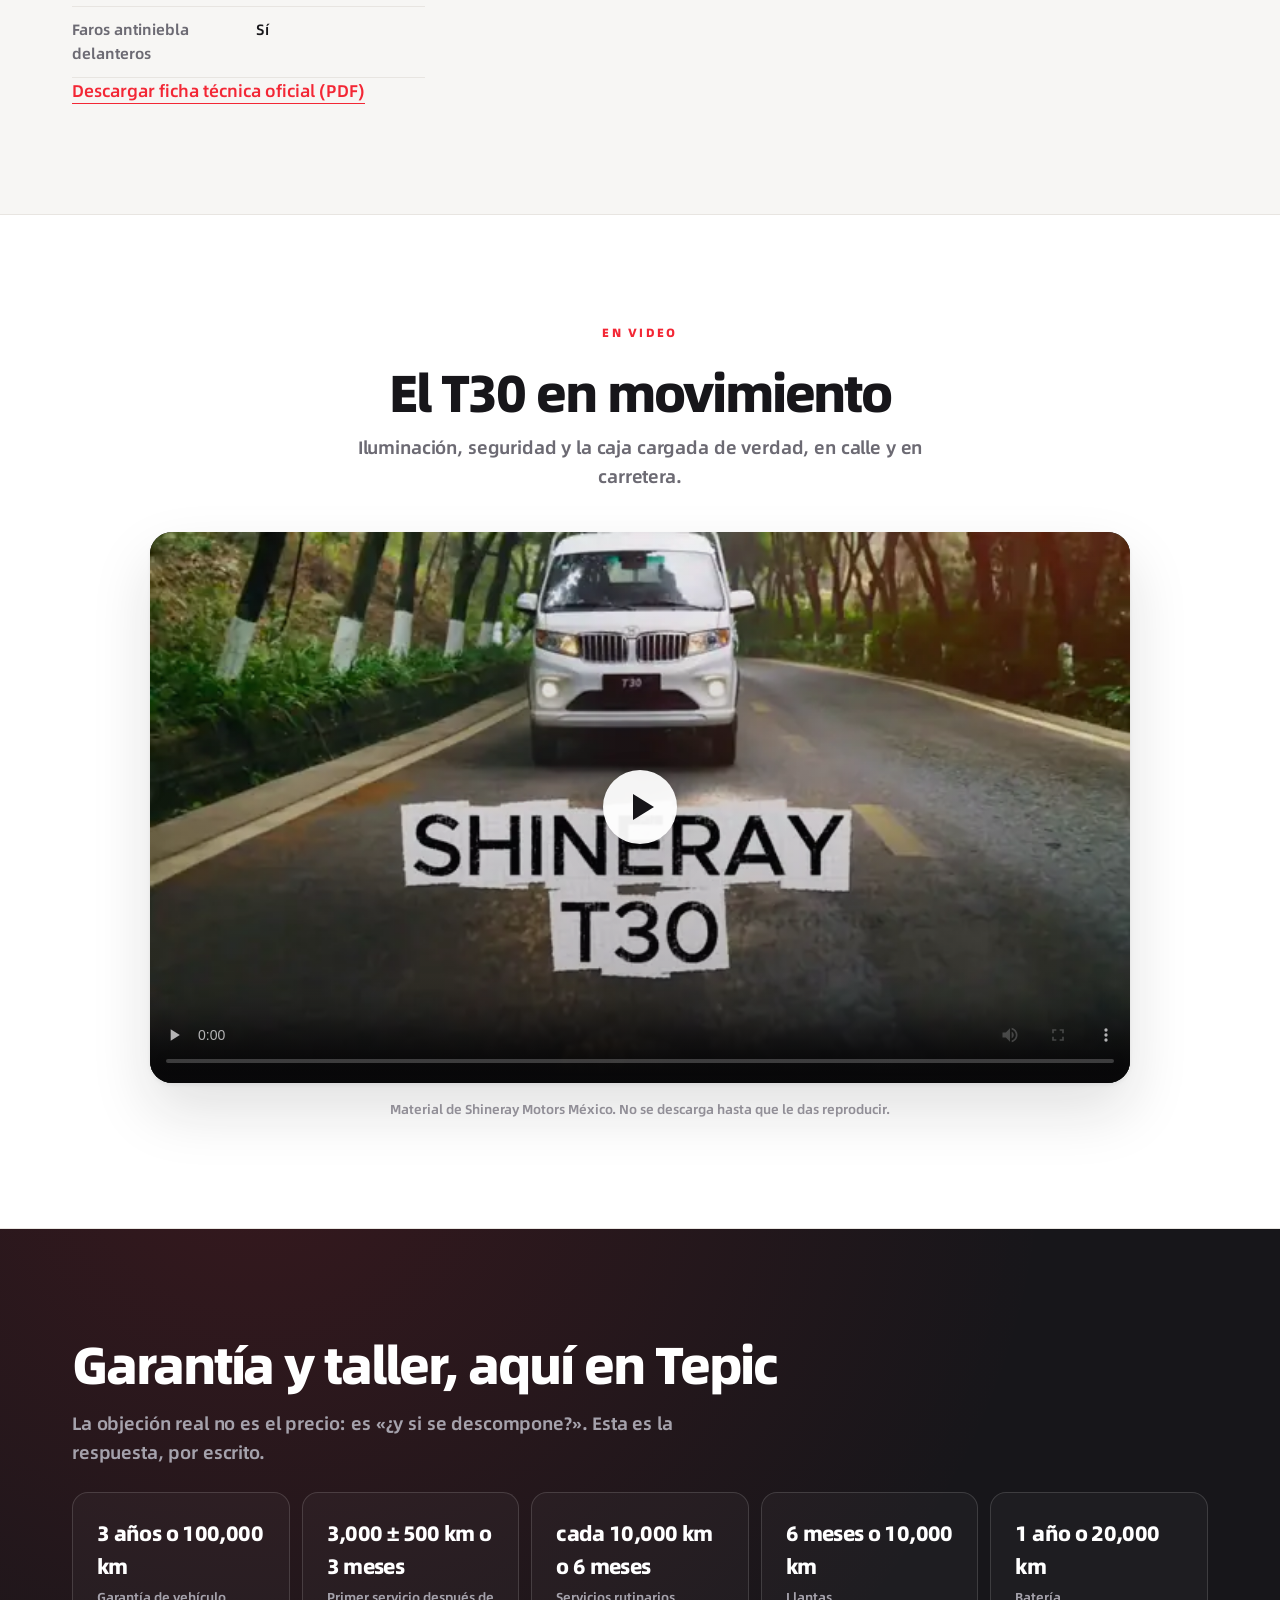
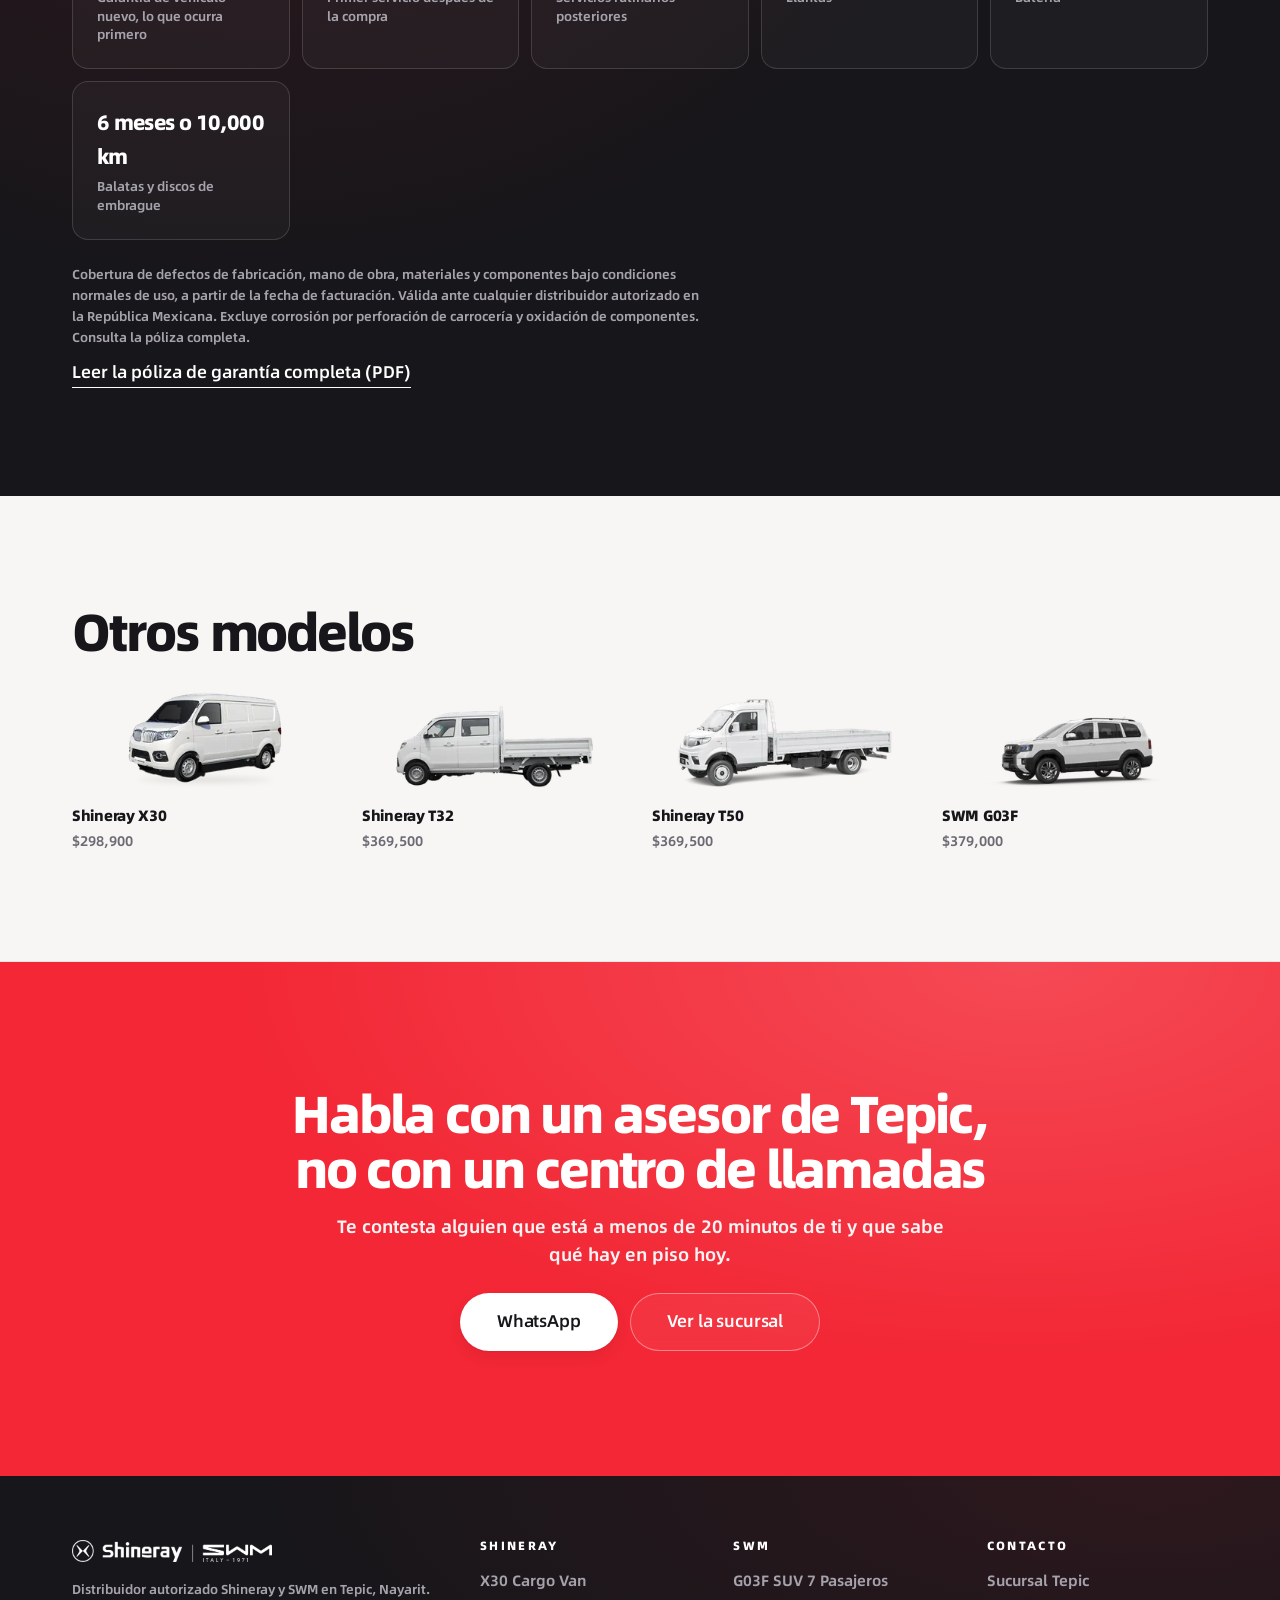
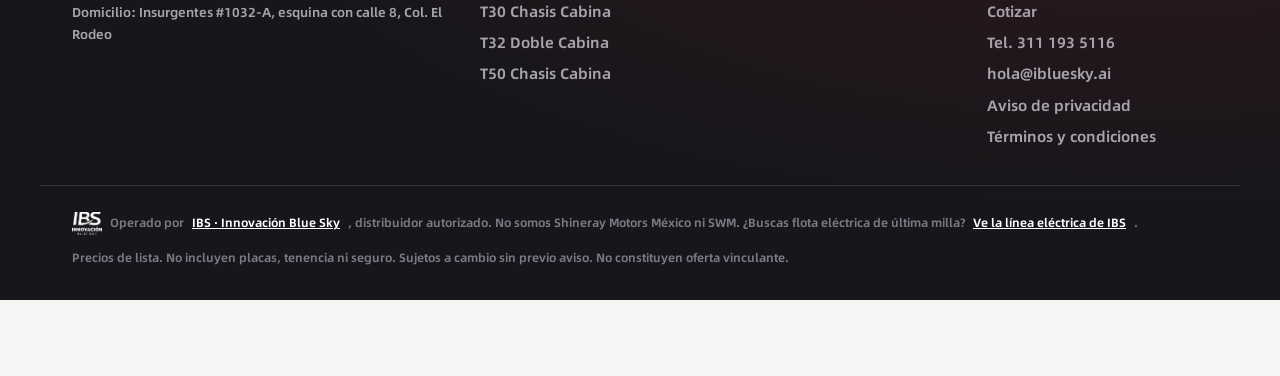
<file: modelos/comerciales/t30/index.html>
<!doctype html>
<html lang="es-MX">
<head>
<meta charset="utf-8">
<meta name="viewport" content="width=device-width,initial-scale=1,viewport-fit=cover">
<title>Shineray T30 Chasis Cabina: precio $298,900 en Tepic | Distribuidor autorizado</title>
<meta name="description" content="Shineray T30 Chasis Cabina en Tepic, Nayarit: precio $298,900 MXN, ficha técnica oficial, garantía de 3 años o 100,000 km y taller propio. Distribuidor autorizado.">
<meta name="robots" content="index,follow,max-image-preview:large">
<link rel="canonical" href="https://shineray-tepic.ibluesky.ai/modelos/comerciales/t30/">
<meta name="theme-color" content="#17161A">
<meta name="geo.region" content="MX-NAY"><meta name="geo.placename" content="Tepic, Nayarit">
<meta property="og:type" content="website"><meta property="og:locale" content="es_MX">
<meta property="og:site_name" content="Shineray Tepic">
<meta property="og:url" content="https://shineray-tepic.ibluesky.ai/modelos/comerciales/t30/">
<meta property="og:title" content="Shineray T30 Chasis Cabina: precio $298,900 en Tepic | Distribuidor autorizado">
<meta property="og:description" content="Shineray T30 Chasis Cabina en Tepic, Nayarit: precio $298,900 MXN, ficha técnica oficial, garantía de 3 años o 100,000 km y taller propio. Distribuidor autorizado.">
<meta property="og:image" content="https://shineray-tepic.ibluesky.ai/assets/og/t30.jpg">
<meta property="og:image:width" content="1200"><meta property="og:image:height" content="630">
<meta property="og:image:alt" content="Shineray T30 Chasis Cabina: precio $298,900 en Tepic | Distribuidor autorizado">
<meta name="twitter:card" content="summary_large_image">
<meta name="twitter:title" content="Shineray T30 Chasis Cabina: precio $298,900 en Tepic | Distribuidor autorizado">
<meta name="twitter:description" content="Shineray T30 Chasis Cabina en Tepic, Nayarit: precio $298,900 MXN, ficha técnica oficial, garantía de 3 años o 100,000 km y taller propio. Distribuidor autorizado.">
<meta name="twitter:image" content="https://shineray-tepic.ibluesky.ai/assets/og/t30.jpg">
<link rel="preload" href="../../../assets/fonts/sr-600.woff2" as="font" type="font/woff2" crossorigin>
<link rel="preload" as="image" href="../../../assets/models/t30/hero.webp" fetchpriority="high">
<link rel="stylesheet" href="../../../assets/site.css?v=2eff147d">
<link rel="icon" type="image/png" sizes="32x32" href="../../../assets/brand/favicon-32.png">
<link rel="icon" type="image/png" sizes="192x192" href="../../../assets/brand/favicon-192.png">
<link rel="apple-touch-icon" href="../../../apple-touch-icon.png">
<link rel="manifest" href="../../../manifest.webmanifest">
<meta name="apple-mobile-web-app-title" content="Shineray Tepic">
<meta name="application-name" content="Shineray Tepic">
<meta name="mobile-web-app-capable" content="yes">
<meta name="apple-mobile-web-app-capable" content="yes">
<meta name="apple-mobile-web-app-status-bar-style" content="default">

<script type="application/ld+json">{"@context": "https://schema.org", "@type": "Vehicle", "name": "Shineray T30 Chasis Cabina", "brand": {"@type": "Brand", "name": "Shineray"}, "model": "T30", "vehicleConfiguration": "Chasis Cabina", "url": "https://shineray-tepic.ibluesky.ai/modelos/comerciales/t30/", "offers": {"@type": "Offer", "price": 298900, "priceCurrency": "MXN", "availability": "https://schema.org/InStock", "seller": {"@type": "AutoDealer", "name": "Shineray Tepic", "url": "https://shineray-tepic.ibluesky.ai"}}, "image": "https://shineray-tepic.ibluesky.ai/assets/og/t30.jpg", "vehicleEngine": {"@type": "EngineSpecification", "fuelType": "Gasolina"}, "warranty": {"@type": "WarrantyPromise", "durationOfWarranty": {"@type": "QuantitativeValue", "value": 3, "unitCode": "ANN"}}}</script><script type="application/ld+json">{"@context": "https://schema.org", "@type": "BreadcrumbList", "itemListElement": [{"@type": "ListItem", "position": 1, "name": "Inicio", "item": "https://shineray-tepic.ibluesky.ai/"}, {"@type": "ListItem", "position": 2, "name": "Shineray T30 Chasis Cabina", "item": "https://shineray-tepic.ibluesky.ai/modelos/comerciales/t30/"}]}</script>
</head>
<body data-root="../../../">
<a class="skip" href="#main">Saltar al contenido</a>
<header class="hdr"><div class="hdr-shell">
  <div class="hdr-top">
    <a class="brand" href="../../../" aria-label="Shineray y SWM Tepic — inicio">
      <img src="../../../assets/brand/lockup-dark.webp" alt="Shineray · SWM" width="220" height="24" fetchpriority="high">
      <span class="brand-city">Tepic</span>
    </a>
    <div class="hdr-act">
      <a class="btn btn-wa" href="https://wa.me/523111935116?text=Hola%2C%20vi%20su%20sitio%20y%20quiero%20informaci%C3%B3n" data-ev="wa_header">Cotizar en WhatsApp</a>
    </div>
  </div>
  <nav class="hdr-nav" aria-label="Principal"><div class="nav-row">
    <div class="mega-wrap">
      <button class="nav-trigger" type="button" aria-expanded="false" aria-controls="mega-veh">Vehículos<span class="caret" aria-hidden="true"></span></button>
      <div class="mega" id="mega-veh">
        <div class="mega-in">
          <div class="mega-cards"><a class="mcard" href="../../../modelos/comerciales/x30/">
      <img src="../../../assets/models/x30/card.webp" srcset="../../../assets/models/x30/card-350.webp 350w, ../../../assets/models/x30/card.webp 700w" sizes="(max-width:860px) 40vw, 150px" alt="" loading="lazy" decoding="async" width="700" height="310">
      <b>X30</b><span>Cargo Van</span>
      <em>Desde $298,900</em>
      <span class="mcard-go">Ver ficha</span></a><a class="mcard" href="../../../modelos/comerciales/t30/">
      <img src="../../../assets/models/t30/card.webp" srcset="../../../assets/models/t30/card-350.webp 350w, ../../../assets/models/t30/card.webp 700w" sizes="(max-width:860px) 40vw, 150px" alt="" loading="lazy" decoding="async" width="700" height="310">
      <b>T30</b><span>Chasis Cabina</span>
      <em>Desde $298,900</em>
      <span class="mcard-go">Ver ficha</span></a><a class="mcard" href="../../../modelos/comerciales/t32/">
      <img src="../../../assets/models/t32/card.webp" srcset="../../../assets/models/t32/card-350.webp 350w, ../../../assets/models/t32/card.webp 700w" sizes="(max-width:860px) 40vw, 150px" alt="" loading="lazy" decoding="async" width="700" height="310">
      <b>T32</b><span>Doble Cabina</span>
      <em>Desde $369,500</em>
      <span class="mcard-go">Ver ficha</span></a><a class="mcard" href="../../../modelos/comerciales/t50/">
      <img src="../../../assets/models/t50/card.webp" srcset="../../../assets/models/t50/card-350.webp 350w, ../../../assets/models/t50/card.webp 700w" sizes="(max-width:860px) 40vw, 150px" alt="" loading="lazy" decoding="async" width="700" height="310">
      <b>T50</b><span>Chasis Cabina</span>
      <em>Desde $369,500</em>
      <span class="mcard-go">Ver ficha</span></a><a class="mcard" href="../../../modelos/suv/g03f/">
      <img src="../../../assets/models/g03f/card.webp" srcset="../../../assets/models/g03f/card-350.webp 350w, ../../../assets/models/g03f/card.webp 700w" sizes="(max-width:860px) 40vw, 150px" alt="" loading="lazy" decoding="async" width="700" height="310">
      <b>G03F</b><span>SUV 7 Pasajeros</span>
      <em>Desde $379,000</em>
      <span class="mcard-go">Ver ficha</span></a></div>
          <div class="mega-links">
            <a href="../../../#comparador">Comparar los cinco</a>
            <a href="https://wa.me/523111935116?text=Hola%2C%20quiero%20cotizar%20varias%20unidades%20para%20mi%20flotilla" data-ev="wa_flotilla">Compra por flotilla</a>
            <a href="../../../sucursales/tepic/">Sucursal Tepic</a>
            <a href="../../../cotizar/">Pedir cotización</a>
          </div>
        </div>
      </div>
    </div>
    <a href="../../../#comparador">Comparador</a>
    <a href="../../../sucursales/tepic/">Sucursal Tepic</a>
  </div></nav>
  <div class="hdr-prog" aria-hidden="true"><i></i></div>
</div></header>
<main id="main">
<div class="modelbar" id="modelbar">
  <div class="wrap modelbar-in">
    <div class="modelbar-id"><b>Shineray T30</b><span>Chasis Cabina</span></div>
    <div class="modelbar-price">$298,900 <em>MXN</em></div>
    <div class="modelbar-act">
      
      <a class="btn btn-wa" href="https://wa.me/523111935116?text=Hola%2C%20me%20interesa%20el%20Shineray%20T30.%20Quiero%20precio%20y%20disponibilidad%20en%20Tepic" data-ev="wa_bar">WhatsApp</a>
    </div>
  </div>
</div>

<section class="hero-m"><div class="wrap">
 <div class="stage-head"><div class="eyebrow">Shineray<span>· El más vendido de entrada</span></div></div>
 <div class="stage">
   <span class="stage-word" aria-hidden="true">T30</span>
   <div class="stage-veh"><div class="spin" data-frames="36" data-start="2" data-src="../../../assets/models/t30/360/">
      <img class="spin-img" src="../../../assets/models/t30/hero.webp" alt="Shineray T30 chasis cabina, tres cuartos frontal" width="1600" height="709" fetchpriority="high" decoding="async">
      <button class="spin-hint" type="button">Girar 360°</button>
    </div></div>
 </div>
 <div class="stage-foot">
   <h1>Shineray T30 Chasis Cabina</h1>
   <p class="stage-meta">1,495 kg carga nominal · 3.05 m largo de plataforma · 122 hp potencia</p>
   <div class="price"><span class="price-k">Desde</span><span class="price-v">$298,900</span><span class="price-c">MXN</span></div>
   <div class="cta-row cta-center">
     <a class="btn btn-ink btn-lg" href="https://wa.me/523111935116?text=Hola%2C%20me%20interesa%20el%20Shineray%20T30.%20Quiero%20precio%20y%20disponibilidad%20en%20Tepic" data-ev="wa_hero">Preguntar por WhatsApp</a>
     <a class="btn btn-line btn-lg" href="#h-ficha">Ver ficha técnica</a>
   </div>
   <p class="lede lede-center">1,495 kg de carga con plataforma de 3.05 m por menos de trescientos mil pesos. El escalón de entrada para quien deja de rentar flete y compra su primera unidad.</p>
   <p class="price-note">Precio de lista.</p>
 </div>
</div></section>

<section class="sec-tight sec-dark sec-stat" aria-label="Datos clave"><div class="wrap">
  <div class="kpis kpis-full"><div class="kpi"><b>1,495 kg</b><span>Carga nominal</span><em>Suficiente para dejar de rentar flete a diario.</em></div><div class="kpi"><b>3.05 m</b><span>Largo de plataforma</span><em>Plataforma de tamaño manejable para reparto en la ciudad.</em></div><div class="kpi"><b>122 hp</b><span>Potencia</span><em>El mismo motor del T50, en una unidad más ágil.</em></div><div class="kpi"><b>14.7 km/L</b><span>Rendimiento máximo</span><em>Menos gasto de combustible en el recorrido diario.</em></div></div>
</div></section>

<section class="sec" aria-labelledby="h-spot"><div class="wrap">
  <div class="eyebrow">Shineray<span>· T30</span></div>
  <h2 id="h-spot">Lo que hace diferente a este modelo</h2>
  <div class="spotlights"><div class="spotlight">
          <div class="spotlight-img"><img src="../../../assets/models/t30/360/03.webp" alt="Shineray T30 Chasis Cabina — detalle 1" loading="lazy" decoding="async" width="1400" height="660"></div>
          <div><span class="spotlight-n">01</span><h3>El escalón de entrada, sin recortar potencia</h3><p>Mismo motor de 122 hp que el T50, en una unidad varias decenas de miles de pesos más barata. No es una versión reducida: es el mismo grupo motriz en un chasis más compacto.</p></div>
        </div><div class="spotlight flip">
          <div class="spotlight-img"><img src="../../../assets/models/t30/360/08.webp" alt="Shineray T30 Chasis Cabina — detalle 2" loading="lazy" decoding="async" width="1400" height="660"></div>
          <div><span class="spotlight-n">02</span><h3>1,495 kg con plataforma de 3.05 m</h3><p>Suficiente para dejar de rentar flete a diario sin pasarte del presupuesto de tu primera unidad.</p></div>
        </div><div class="spotlight">
          <div class="spotlight-img"><img src="../../../assets/models/t30/360/13.webp" alt="Shineray T30 Chasis Cabina — detalle 3" loading="lazy" decoding="async" width="1400" height="660"></div>
          <div><span class="spotlight-n">03</span><h3>14.7 km/L de rendimiento máximo</h3><p>El de mejor consumo de toda la línea de carga. En un reparto diario, esa diferencia se nota en el bolsillo cada semana, no solo en la ficha técnica.</p></div>
        </div></div>
</div></section>

<section class="sec sec-alt" aria-labelledby="h-para"><div class="wrap cols2">
  <div><h2 id="h-para">Para quién es</h2><ul class="ticks"><li>Tortillerías y abarrotes</li><li>Papelerías y comercializadoras</li><li>Jardinería y servicios</li><li>Primera unidad de reparto</li></ul></div>
  <div class="disp-box">
    <h3>Disponibilidad en Tepic</h3>
    <p><span class="pend" data-pend="inventario_t30" title="Dato pendiente: Unidades en piso">UNIDADES EN PISO · PENDIENTE</span></p>
    <p class="disp-note">Publicamos existencias reales, no promesas. Si no la tenemos en piso te decimos el tiempo de entrega exacto antes de que dejes anticipo.</p>
    <a class="btn btn-red" href="https://wa.me/523111935116?text=Hola%2C%20%C2%BFhay%20T30%20disponible%20en%20piso%20en%20Tepic%3F" data-ev="wa_disp">Preguntar existencia hoy</a>
  </div>
</div></section>



<section class="sec" aria-labelledby="h-ficha"><div class="wrap">
  <h2 id="h-ficha">Ficha técnica completa</h2>
  <p class="lede">Datos de la ficha técnica oficial de Shineray Motors México. No inventamos cifras: si algo no aparece aquí es porque el fabricante no lo publica.</p>
  
  <div class="specs"><table class="spec"><caption>Generales</caption><tbody><tr><th scope="row">Norma de emisiones</th><td>Euro VI</td></tr><tr><th scope="row">Dimensiones totales (L×A×A)</th><td>5,080 × 1,730 × 2,020 mm</td></tr><tr><th scope="row">Dimensión de la caja (L×A×A)</th><td>3,050 × 1,640 × 370 mm (independiente)</td></tr><tr><th scope="row">Distancia entre ejes</th><td>3,250 mm</td></tr><tr><th scope="row">Peso en orden de marcha</th><td>1,190 kg</td></tr><tr><th scope="row">Masa de carga nominal</th><td>1,495 kg</td></tr><tr><th scope="row">Masa total máxima</th><td>2,815 kg</td></tr><tr><th scope="row">Pasajeros</th><td>2</td></tr><tr><th scope="row">Neumáticos</th><td>4 · 175R14LT 8PR</td></tr><tr><th scope="row">Cabina</th><td>3.10 m largo · 1.73 m ancho</td></tr></tbody></table><table class="spec"><caption>Grupo motriz</caption><tbody><tr><th scope="row">Motor</th><td>SWJ16 · 4 cilindros</td></tr><tr><th scope="row">Cilindrada</th><td>1,597 cc</td></tr><tr><th scope="row">Combustible</th><td>Gasolina · 50 L</td></tr><tr><th scope="row">Potencia</th><td>122 hp</td></tr><tr><th scope="row">Torque</th><td>160 N·m @ 5,000 rpm</td></tr><tr><th scope="row">Transmisión</th><td>Manual de 5 velocidades + reversa</td></tr><tr><th scope="row">Rendimiento</th><td>9.2 a 14.7 km/L</td></tr></tbody></table><table class="spec"><caption>Chasis y frenos</caption><tbody><tr><th scope="row">Suspensión delantera</th><td>McPherson</td></tr><tr><th scope="row">Suspensión trasera</th><td>Muelle de platillo</td></tr><tr><th scope="row">Número de ballestas</th><td>–/6</td></tr><tr><th scope="row">Freno delantero</th><td>Disco</td></tr><tr><th scope="row">Freno trasero</th><td>Tambor</td></tr><tr><th scope="row">Relación del eje trasero</th><td>5.375</td></tr><tr><th scope="row">Rueda</th><td>Rin de acero</td></tr></tbody></table><table class="spec"><caption>Seguridad y equipo</caption><tbody><tr><th scope="row">ABS</th><td>Sí</td></tr><tr><th scope="row">ESC</th><td>Sí</td></tr><tr><th scope="row">Dirección asistida eléctrica (EPS)</th><td>Sí</td></tr><tr><th scope="row">Bolsas de aire</th><td>Conductor y acompañante</td></tr><tr><th scope="row">Pantalla Hover MP5</th><td>7" con cámara de reversa y Bluetooth</td></tr><tr><th scope="row">Puerto USB y altavoces</th><td>Sí</td></tr><tr><th scope="row">Cierre centralizado</th><td>Dos mandos a distancia plegables</td></tr><tr><th scope="row">Faros antiniebla delanteros</th><td>Sí</td></tr></tbody></table></div>
  <p><a class="lnk-pdf" href="../../../assets/docs/ficha%20tecnica%20t30.pdf" target="_blank" rel="noopener">Descargar ficha técnica oficial (PDF)</a></p>
</div></section>

<section class="sec sec-vid" aria-labelledby="h-vid-t30"><div class="wrap">
  <div class="vid-head">
    <div class="eyebrow">En video</div>
    <h2 id="h-vid-t30">El T30 en movimiento</h2>
    <p class="lede lede-center">Iluminación, seguridad y la caja cargada de verdad, en calle y en carretera.</p>
  </div>
  <div class="vid-frame">
    <video controls preload="none" playsinline poster="../../../assets/video/t30.webp">
      <source src="../../../assets/video/t30.mp4" type="video/mp4">
      Tu navegador no reproduce video. <a href="../../../assets/video/t30.mp4">Descárgalo aquí</a>.
    </video>
  </div>
  <p class="fine fine-center">Material de Shineray Motors México. No se descarga hasta que le das reproducir.</p>
</div></section>



<section class="sec sec-dark" aria-labelledby="h-gar"><div class="wrap">
  <h2 id="h-gar">Garantía y taller, aquí en Tepic</h2>
  <p class="lede">La objeción real no es el precio: es «¿y si se descompone?». Esta es la respuesta, por escrito.</p>
  <div class="gar-grid">
    <div class="gar"><b>3 años o 100,000 km</b><span>Garantía de vehículo nuevo, lo que ocurra primero</span></div>
    <div class="gar"><b>3,000 ± 500 km o 3 meses</b><span>Primer servicio después de la compra</span></div>
    <div class="gar"><b>cada 10,000 km o 6 meses</b><span>Servicios rutinarios posteriores</span></div>
    <div class="gar"><b>6 meses o 10,000 km</b><span>Llantas</span></div>
    <div class="gar"><b>1 año o 20,000 km</b><span>Batería</span></div>
    <div class="gar"><b>6 meses o 10,000 km</b><span>Balatas y discos de embrague</span></div>
  </div>
  <p class="fine">Cobertura de defectos de fabricación, mano de obra, materiales y componentes bajo condiciones normales de uso, a partir de la fecha de facturación. Válida ante cualquier distribuidor autorizado en la República Mexicana. Excluye corrosión por perforación de carrocería y oxidación de componentes. Consulta la póliza completa.</p>
  <a class="lnk-pdf lnk-inv" href="../../../assets/docs/Garantia%20Shineray%20MX.pdf" target="_blank" rel="noopener">Leer la póliza de garantía completa (PDF)</a>
</div></section>

<section class="sec" aria-labelledby="h-otros"><div class="wrap">
  <h2 id="h-otros">Otros modelos</h2><div class="minis"><a class="mini" href="../../../modelos/comerciales/x30/"><img src="../../../assets/models/x30/card.webp" srcset="../../../assets/models/x30/card-350.webp 350w, ../../../assets/models/x30/card.webp 700w" sizes="(max-width:860px) 45vw, 200px" alt="" loading="lazy" decoding="async" width="700" height="310"><b>Shineray X30</b><span>$298,900</span></a><a class="mini" href="../../../modelos/comerciales/t32/"><img src="../../../assets/models/t32/card.webp" srcset="../../../assets/models/t32/card-350.webp 350w, ../../../assets/models/t32/card.webp 700w" sizes="(max-width:860px) 45vw, 200px" alt="" loading="lazy" decoding="async" width="700" height="310"><b>Shineray T32</b><span>$369,500</span></a><a class="mini" href="../../../modelos/comerciales/t50/"><img src="../../../assets/models/t50/card.webp" srcset="../../../assets/models/t50/card-350.webp 350w, ../../../assets/models/t50/card.webp 700w" sizes="(max-width:860px) 45vw, 200px" alt="" loading="lazy" decoding="async" width="700" height="310"><b>Shineray T50</b><span>$369,500</span></a><a class="mini" href="../../../modelos/suv/g03f/"><img src="../../../assets/models/g03f/card.webp" srcset="../../../assets/models/g03f/card-350.webp 350w, ../../../assets/models/g03f/card.webp 700w" sizes="(max-width:860px) 45vw, 200px" alt="" loading="lazy" decoding="async" width="700" height="310"><b>SWM G03F</b><span>$379,000</span></a></div></div></section>

<section class="sec sec-red" id="contacto"><div class="wrap cta-final">
  <h2>Habla con un asesor de Tepic, no con un centro de llamadas</h2>
  <p>Te contesta alguien que está a menos de 20 minutos de ti y que sabe qué hay en piso hoy.</p>
  <div class="cta-row">
    <a class="btn btn-wht btn-lg" href="https://wa.me/523111935116?text=Hola%2C%20me%20interesa%20el%20T30" data-ev="wa_final">WhatsApp</a>
    <a class="btn btn-ghost-w btn-lg" href="../../../sucursales/tepic/">Ver la sucursal</a>
  </div>
</div></section>
</main>
<footer class="ftr">
 <div class="wrap ftr-grid">
  <div>
    <img src="../../../assets/brand/lockup-white.webp" alt="Shineray · SWM" width="220" height="24" loading="lazy">
    <p class="ftr-legal">Distribuidor autorizado Shineray y SWM en Tepic, Nayarit.<br>
      Domicilio: Insurgentes #1032-A, esquina con calle 8, Col. El Rodeo</p>
  </div>
  <div><h3>Shineray</h3>
    <a href="../../../modelos/comerciales/x30/">X30 Cargo Van</a><a href="../../../modelos/comerciales/t30/">T30 Chasis Cabina</a><a href="../../../modelos/comerciales/t32/">T32 Doble Cabina</a><a href="../../../modelos/comerciales/t50/">T50 Chasis Cabina</a></div>
  <div><h3>SWM</h3>
    <a href="../../../modelos/suv/g03f/">G03F SUV 7 Pasajeros</a></div>
  <div><h3>Contacto</h3>
    <a href="../../../sucursales/tepic/">Sucursal Tepic</a>
    <a href="../../../cotizar/">Cotizar</a>
    <div class="ftr-p">Tel. 311 193 5116</div>
    <a href="mailto:hola@ibluesky.ai">hola@ibluesky.ai</a>
    <a href="https://ibluesky.ai/aviso-de-privacidad.html" target="_blank" rel="noopener">Aviso de privacidad</a>
    <a href="https://ibluesky.ai/terminos-y-condiciones.html" target="_blank" rel="noopener">Términos y condiciones</a></div>
 </div>
 <div class="wrap ftr-bot">
   <span class="ftr-ibs"><img src="../../../assets/brand/ibs-white.webp" alt="" width="34" height="27" loading="lazy">
     Operado por <a href="https://ibluesky.ai" target="_blank" rel="noopener">IBS · Innovación Blue Sky</a>, distribuidor autorizado.
     No somos Shineray Motors México ni SWM. ¿Buscas flota eléctrica de última milla?
     <a href="https://ibluesky.ai" target="_blank" rel="noopener">Ve la línea eléctrica de IBS</a>.</span>
   <span>Precios de lista. No incluyen placas, tenencia ni seguro. Sujetos a cambio sin previo aviso. No constituyen oferta vinculante.</span>
 </div>
</footer>
<a class="fab" href="https://wa.me/523111935116?text=Hola%2C%20quiero%20informaci%C3%B3n%20de%20un%20veh%C3%ADculo%20Shineray" data-ev="wa_fab" aria-label="Escribir por WhatsApp">
  <svg viewBox="0 0 24 24" width="22" height="22" aria-hidden="true"><path fill="currentColor" d="M17.5 14.4c-.3-.2-1.7-.9-2-1-.3-.1-.5-.2-.7.1s-.8 1-.9 1.2c-.2.2-.3.2-.6.1-.3-.2-1.2-.5-2.3-1.4-.9-.8-1.4-1.7-1.6-2s0-.4.1-.6l.5-.5c.1-.2.2-.3.3-.5s0-.4 0-.5c0-.2-.7-1.6-.9-2.2-.2-.6-.5-.5-.7-.5h-.6c-.2 0-.5.1-.8.4-.3.3-1 1-1 2.5s1.1 2.9 1.2 3.1c.2.2 2.1 3.2 5.1 4.5.7.3 1.3.5 1.7.6.7.2 1.4.2 1.9.1.6-.1 1.7-.7 2-1.4.2-.7.2-1.2.2-1.4-.1-.1-.3-.2-.6-.3z"/><path fill="currentColor" d="M12 2a10 10 0 0 0-8.6 15L2 22l5.2-1.4A10 10 0 1 0 12 2zm0 18.2c-1.6 0-3.1-.4-4.4-1.2l-.3-.2-3.1.8.8-3-.2-.3A8.2 8.2 0 1 1 12 20.2z"/></svg>
  <span>WhatsApp</span>
</a>
<script src="../../../assets/site.js?v=2eff147d" defer></script>
</body></html>
</file>
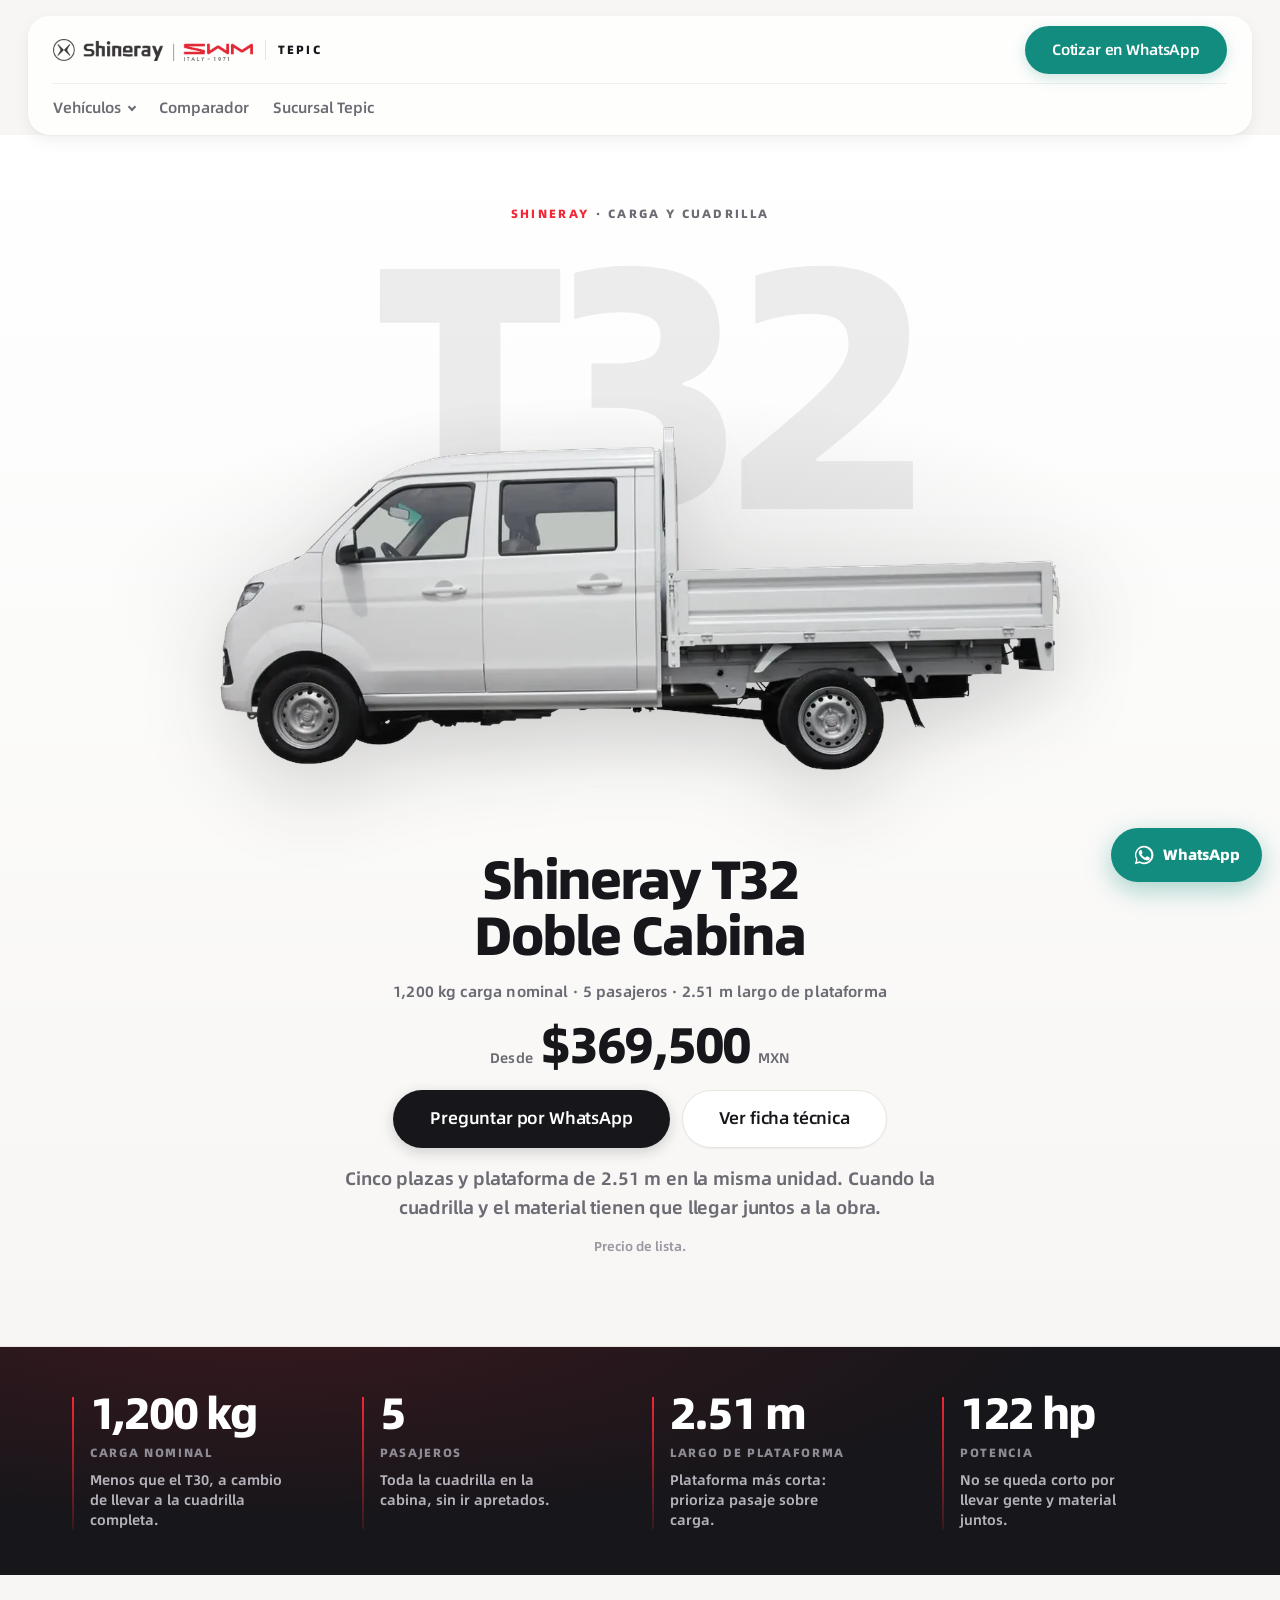
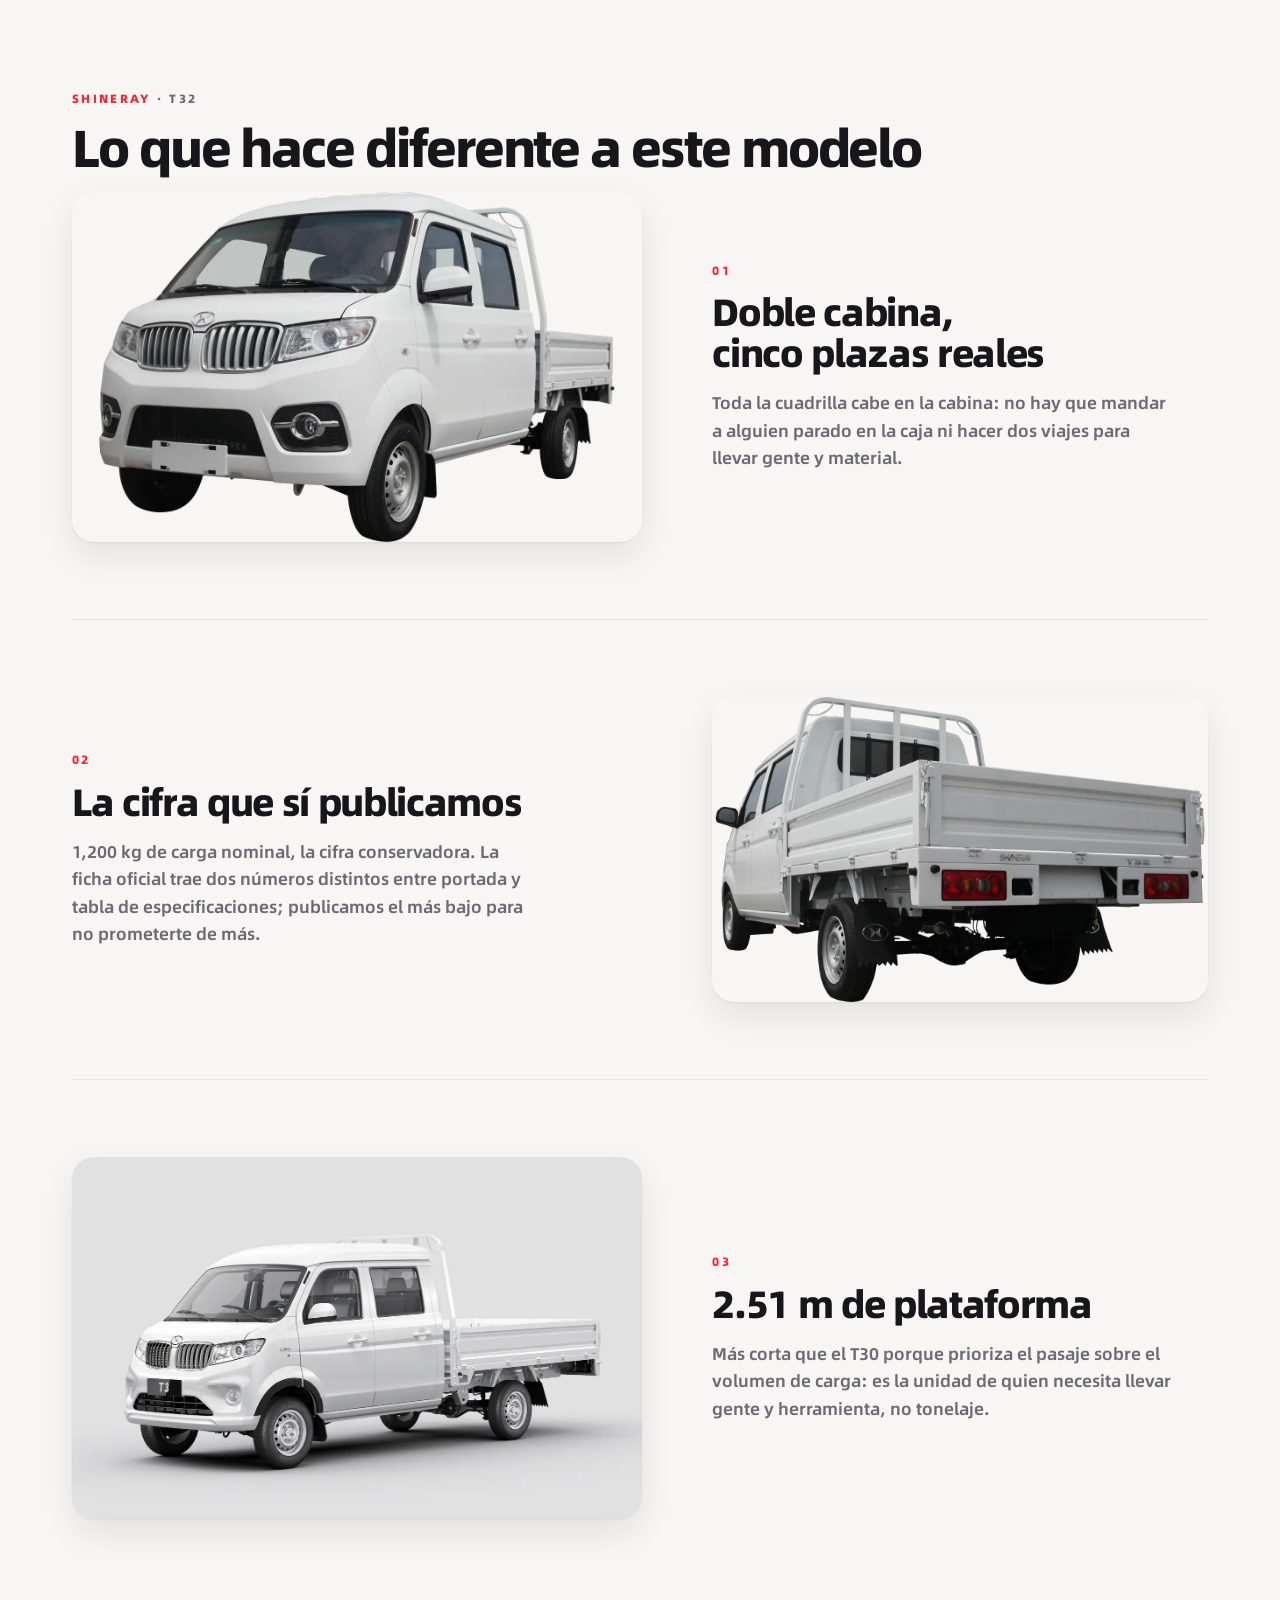
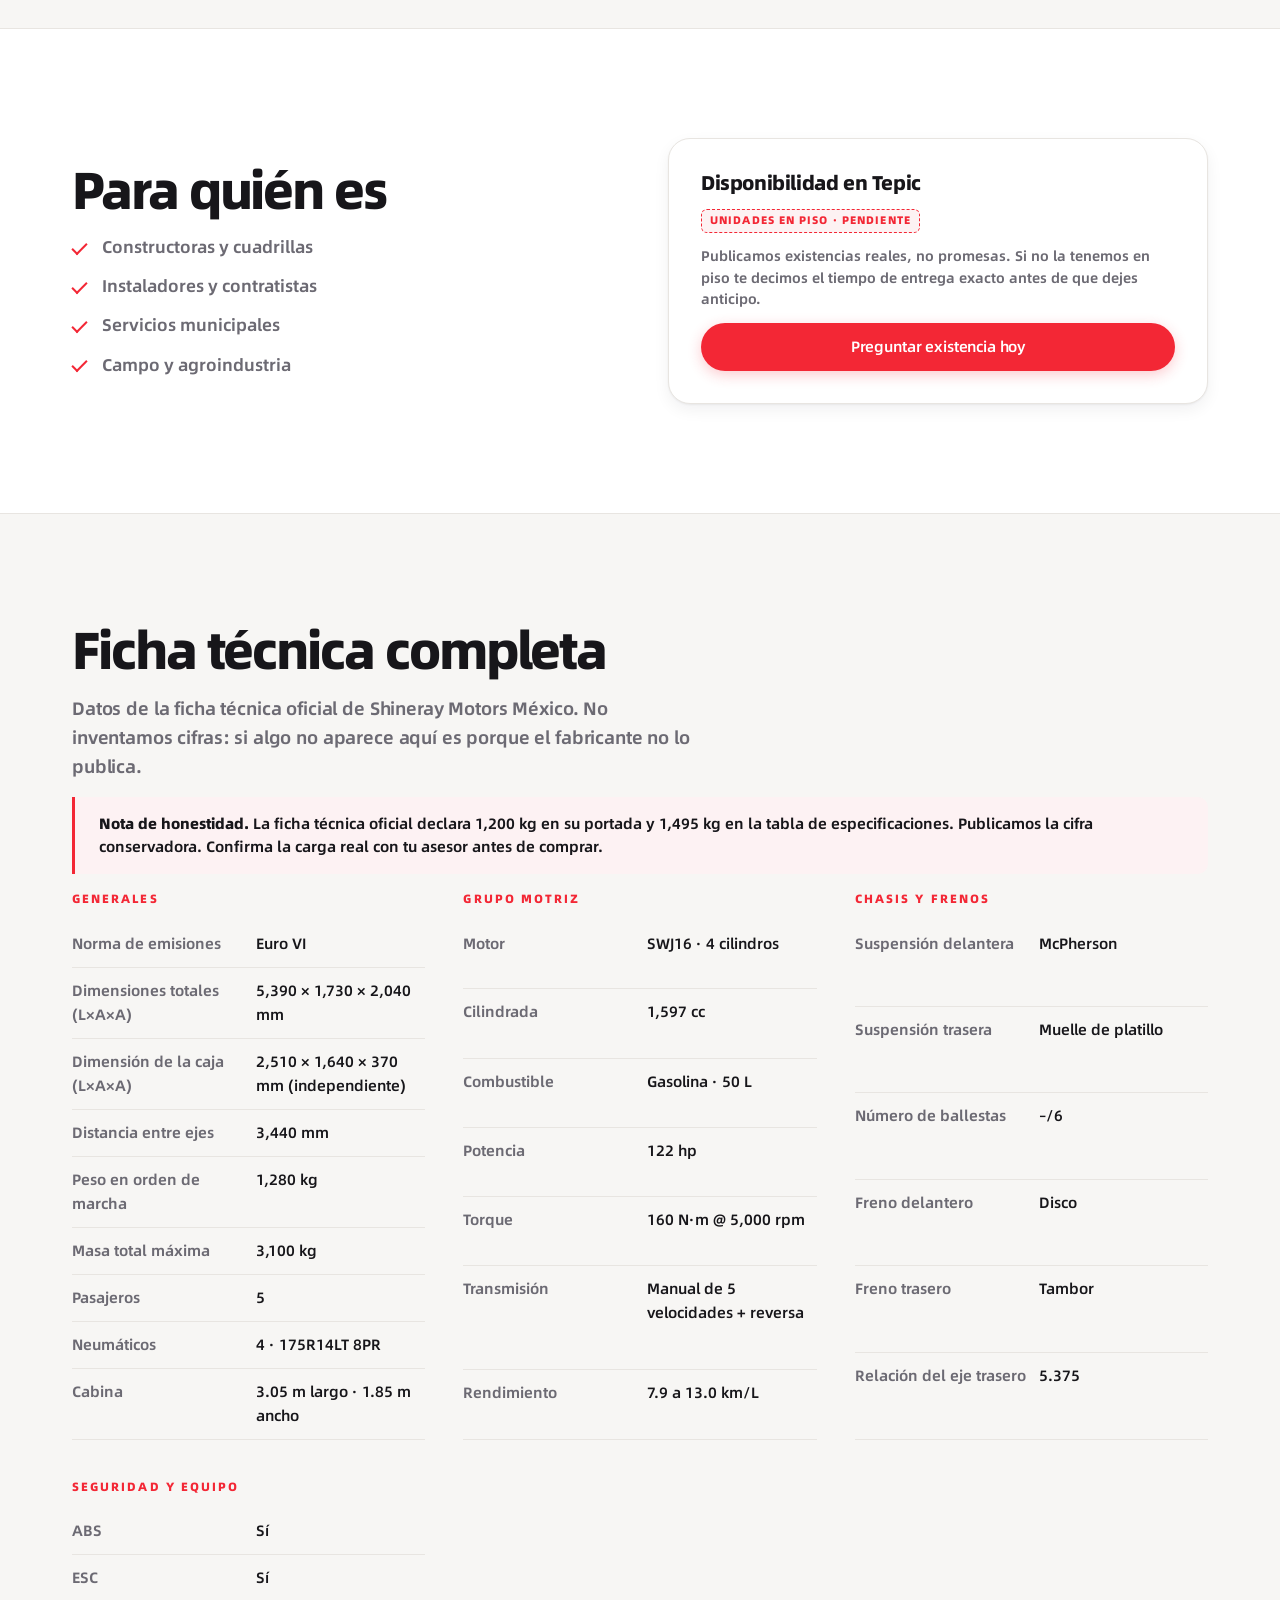
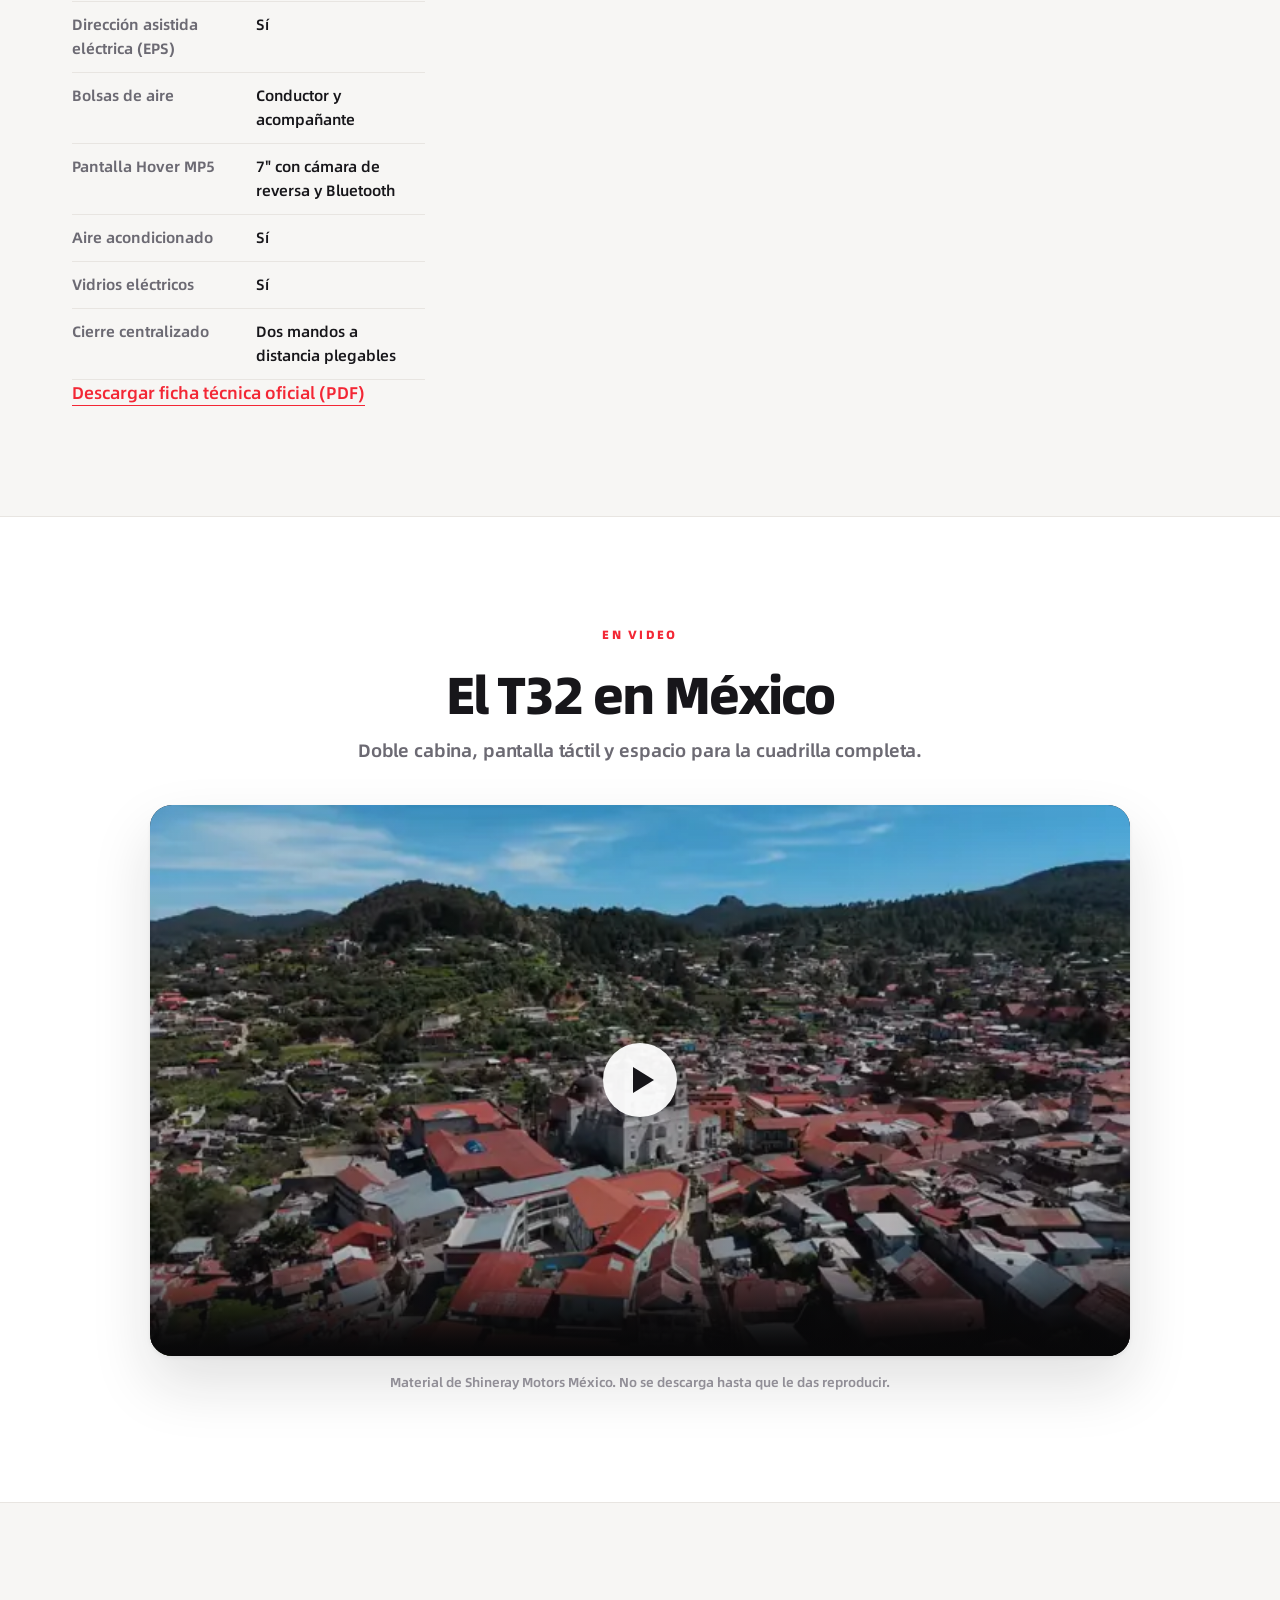
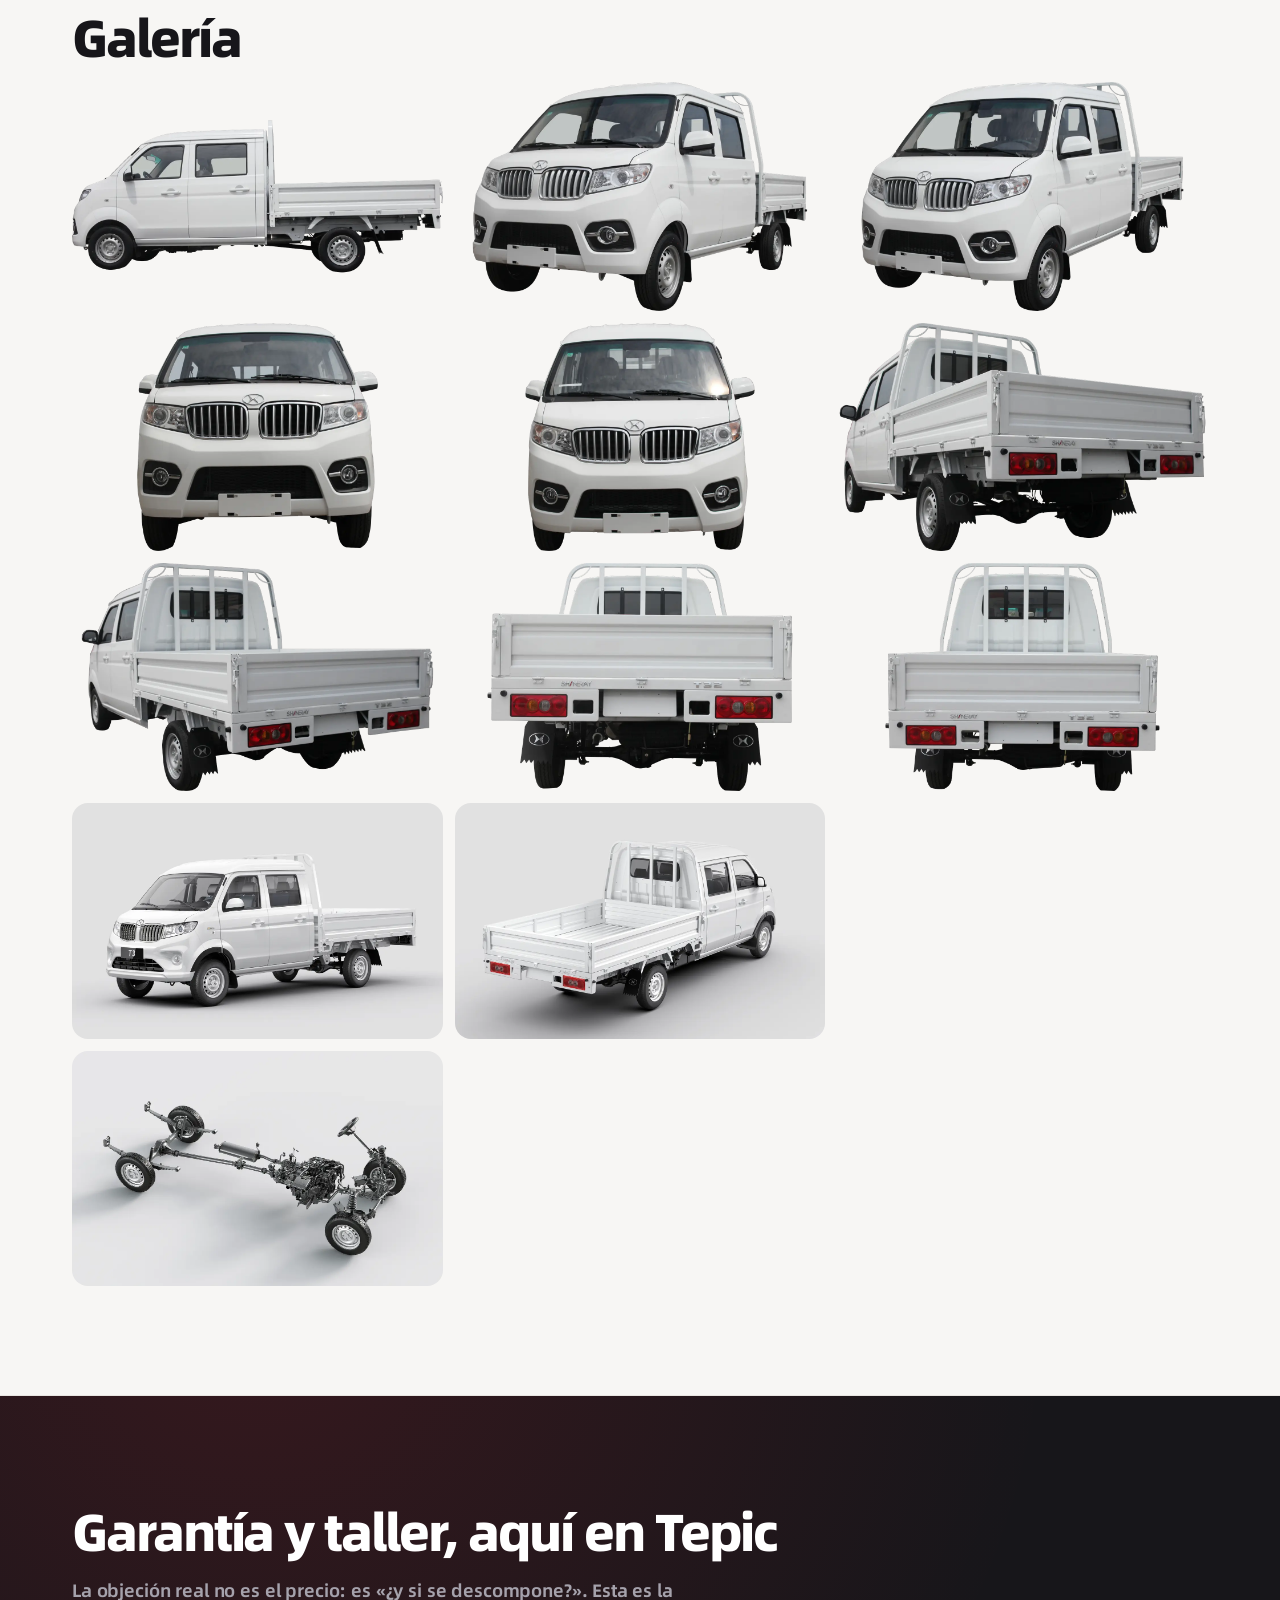
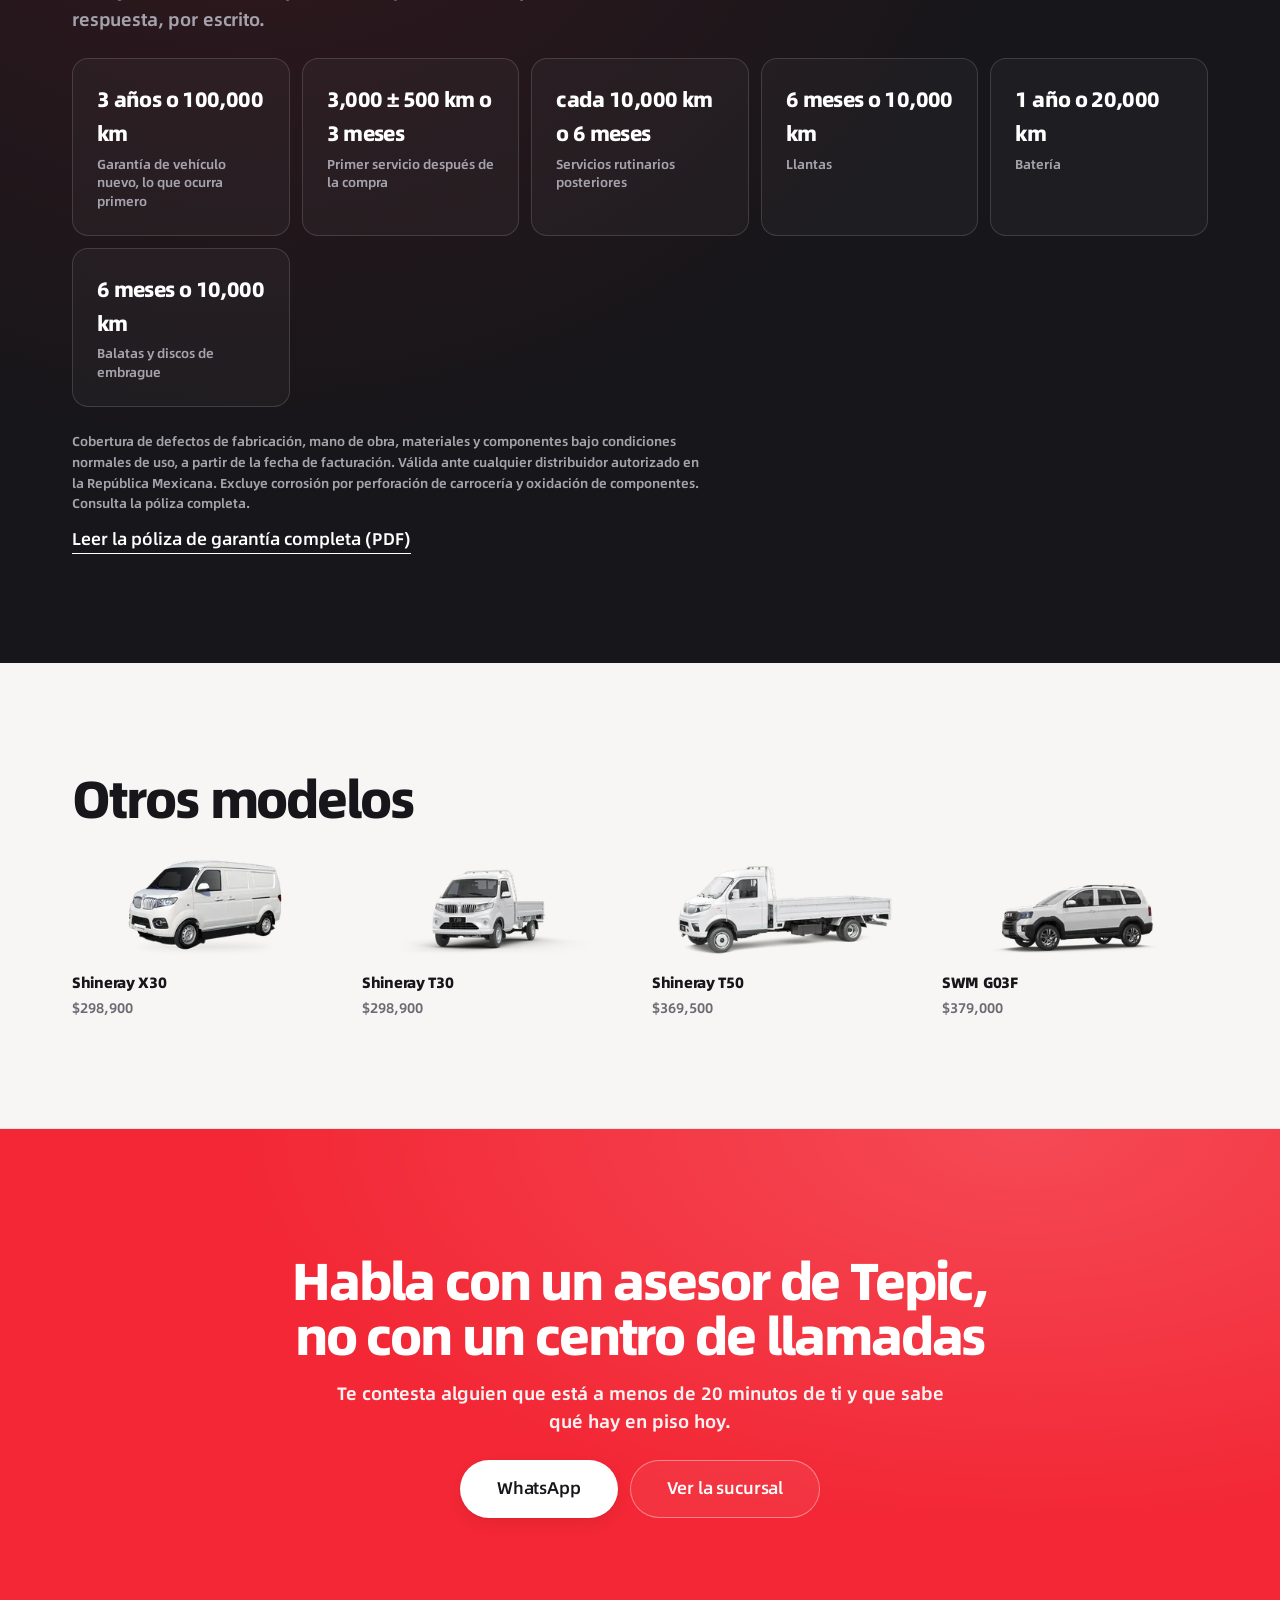
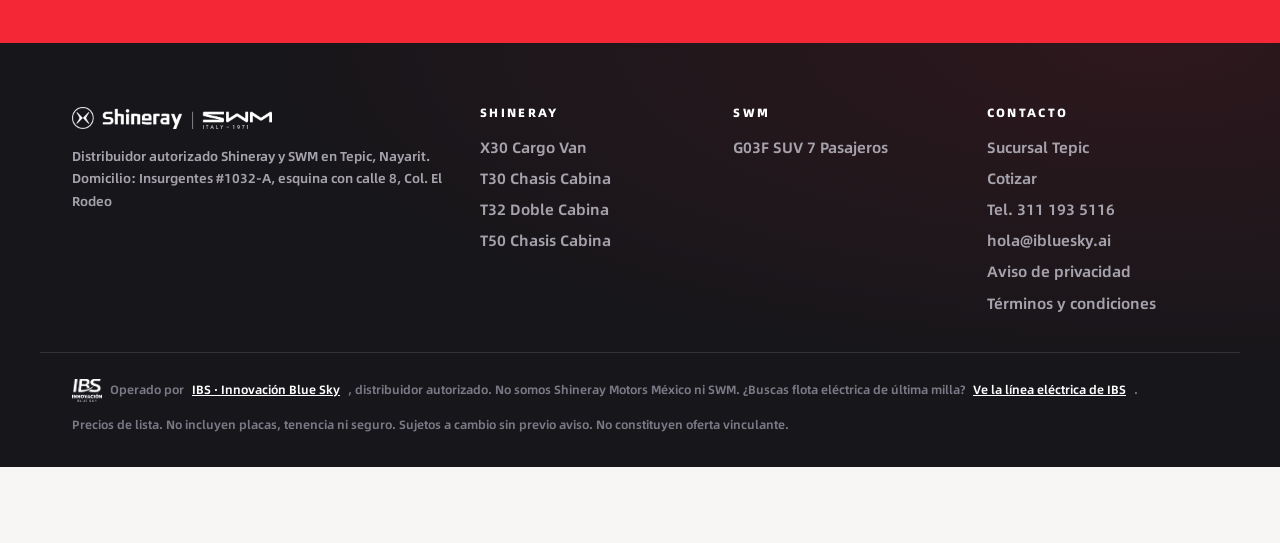
<file: modelos/comerciales/t32/index.html>
<!doctype html>
<html lang="es-MX">
<head>
<meta charset="utf-8">
<meta name="viewport" content="width=device-width,initial-scale=1,viewport-fit=cover">
<title>Shineray T32 Doble Cabina: precio $369,500 en Tepic | Distribuidor autorizado</title>
<meta name="description" content="Shineray T32 Doble Cabina en Tepic, Nayarit: precio $369,500 MXN, ficha técnica oficial, garantía de 3 años o 100,000 km y taller propio. Distribuidor autorizado.">
<meta name="robots" content="index,follow,max-image-preview:large">
<link rel="canonical" href="https://shineray-tepic.ibluesky.ai/modelos/comerciales/t32/">
<meta name="theme-color" content="#17161A">
<meta name="geo.region" content="MX-NAY"><meta name="geo.placename" content="Tepic, Nayarit">
<meta property="og:type" content="website"><meta property="og:locale" content="es_MX">
<meta property="og:site_name" content="Shineray Tepic">
<meta property="og:url" content="https://shineray-tepic.ibluesky.ai/modelos/comerciales/t32/">
<meta property="og:title" content="Shineray T32 Doble Cabina: precio $369,500 en Tepic | Distribuidor autorizado">
<meta property="og:description" content="Shineray T32 Doble Cabina en Tepic, Nayarit: precio $369,500 MXN, ficha técnica oficial, garantía de 3 años o 100,000 km y taller propio. Distribuidor autorizado.">
<meta property="og:image" content="https://shineray-tepic.ibluesky.ai/assets/og/t32.jpg">
<meta property="og:image:width" content="1200"><meta property="og:image:height" content="630">
<meta property="og:image:alt" content="Shineray T32 Doble Cabina: precio $369,500 en Tepic | Distribuidor autorizado">
<meta name="twitter:card" content="summary_large_image">
<meta name="twitter:title" content="Shineray T32 Doble Cabina: precio $369,500 en Tepic | Distribuidor autorizado">
<meta name="twitter:description" content="Shineray T32 Doble Cabina en Tepic, Nayarit: precio $369,500 MXN, ficha técnica oficial, garantía de 3 años o 100,000 km y taller propio. Distribuidor autorizado.">
<meta name="twitter:image" content="https://shineray-tepic.ibluesky.ai/assets/og/t32.jpg">
<link rel="preload" href="../../../assets/fonts/sr-600.woff2" as="font" type="font/woff2" crossorigin>
<link rel="preload" as="image" href="../../../assets/models/t32/hero.webp" fetchpriority="high">
<link rel="stylesheet" href="../../../assets/site.css?v=2eff147d">
<link rel="icon" type="image/png" sizes="32x32" href="../../../assets/brand/favicon-32.png">
<link rel="icon" type="image/png" sizes="192x192" href="../../../assets/brand/favicon-192.png">
<link rel="apple-touch-icon" href="../../../apple-touch-icon.png">
<link rel="manifest" href="../../../manifest.webmanifest">
<meta name="apple-mobile-web-app-title" content="Shineray Tepic">
<meta name="application-name" content="Shineray Tepic">
<meta name="mobile-web-app-capable" content="yes">
<meta name="apple-mobile-web-app-capable" content="yes">
<meta name="apple-mobile-web-app-status-bar-style" content="default">

<script type="application/ld+json">{"@context": "https://schema.org", "@type": "Vehicle", "name": "Shineray T32 Doble Cabina", "brand": {"@type": "Brand", "name": "Shineray"}, "model": "T32", "vehicleConfiguration": "Doble Cabina", "url": "https://shineray-tepic.ibluesky.ai/modelos/comerciales/t32/", "offers": {"@type": "Offer", "price": 369500, "priceCurrency": "MXN", "availability": "https://schema.org/InStock", "seller": {"@type": "AutoDealer", "name": "Shineray Tepic", "url": "https://shineray-tepic.ibluesky.ai"}}, "image": "https://shineray-tepic.ibluesky.ai/assets/og/t32.jpg", "vehicleEngine": {"@type": "EngineSpecification", "fuelType": "Gasolina"}, "warranty": {"@type": "WarrantyPromise", "durationOfWarranty": {"@type": "QuantitativeValue", "value": 3, "unitCode": "ANN"}}}</script><script type="application/ld+json">{"@context": "https://schema.org", "@type": "BreadcrumbList", "itemListElement": [{"@type": "ListItem", "position": 1, "name": "Inicio", "item": "https://shineray-tepic.ibluesky.ai/"}, {"@type": "ListItem", "position": 2, "name": "Shineray T32 Doble Cabina", "item": "https://shineray-tepic.ibluesky.ai/modelos/comerciales/t32/"}]}</script>
</head>
<body data-root="../../../">
<a class="skip" href="#main">Saltar al contenido</a>
<header class="hdr"><div class="hdr-shell">
  <div class="hdr-top">
    <a class="brand" href="../../../" aria-label="Shineray y SWM Tepic — inicio">
      <img src="../../../assets/brand/lockup-dark.webp" alt="Shineray · SWM" width="220" height="24" fetchpriority="high">
      <span class="brand-city">Tepic</span>
    </a>
    <div class="hdr-act">
      <a class="btn btn-wa" href="https://wa.me/523111935116?text=Hola%2C%20vi%20su%20sitio%20y%20quiero%20informaci%C3%B3n" data-ev="wa_header">Cotizar en WhatsApp</a>
    </div>
  </div>
  <nav class="hdr-nav" aria-label="Principal"><div class="nav-row">
    <div class="mega-wrap">
      <button class="nav-trigger" type="button" aria-expanded="false" aria-controls="mega-veh">Vehículos<span class="caret" aria-hidden="true"></span></button>
      <div class="mega" id="mega-veh">
        <div class="mega-in">
          <div class="mega-cards"><a class="mcard" href="../../../modelos/comerciales/x30/">
      <img src="../../../assets/models/x30/card.webp" srcset="../../../assets/models/x30/card-350.webp 350w, ../../../assets/models/x30/card.webp 700w" sizes="(max-width:860px) 40vw, 150px" alt="" loading="lazy" decoding="async" width="700" height="310">
      <b>X30</b><span>Cargo Van</span>
      <em>Desde $298,900</em>
      <span class="mcard-go">Ver ficha</span></a><a class="mcard" href="../../../modelos/comerciales/t30/">
      <img src="../../../assets/models/t30/card.webp" srcset="../../../assets/models/t30/card-350.webp 350w, ../../../assets/models/t30/card.webp 700w" sizes="(max-width:860px) 40vw, 150px" alt="" loading="lazy" decoding="async" width="700" height="310">
      <b>T30</b><span>Chasis Cabina</span>
      <em>Desde $298,900</em>
      <span class="mcard-go">Ver ficha</span></a><a class="mcard" href="../../../modelos/comerciales/t32/">
      <img src="../../../assets/models/t32/card.webp" srcset="../../../assets/models/t32/card-350.webp 350w, ../../../assets/models/t32/card.webp 700w" sizes="(max-width:860px) 40vw, 150px" alt="" loading="lazy" decoding="async" width="700" height="310">
      <b>T32</b><span>Doble Cabina</span>
      <em>Desde $369,500</em>
      <span class="mcard-go">Ver ficha</span></a><a class="mcard" href="../../../modelos/comerciales/t50/">
      <img src="../../../assets/models/t50/card.webp" srcset="../../../assets/models/t50/card-350.webp 350w, ../../../assets/models/t50/card.webp 700w" sizes="(max-width:860px) 40vw, 150px" alt="" loading="lazy" decoding="async" width="700" height="310">
      <b>T50</b><span>Chasis Cabina</span>
      <em>Desde $369,500</em>
      <span class="mcard-go">Ver ficha</span></a><a class="mcard" href="../../../modelos/suv/g03f/">
      <img src="../../../assets/models/g03f/card.webp" srcset="../../../assets/models/g03f/card-350.webp 350w, ../../../assets/models/g03f/card.webp 700w" sizes="(max-width:860px) 40vw, 150px" alt="" loading="lazy" decoding="async" width="700" height="310">
      <b>G03F</b><span>SUV 7 Pasajeros</span>
      <em>Desde $379,000</em>
      <span class="mcard-go">Ver ficha</span></a></div>
          <div class="mega-links">
            <a href="../../../#comparador">Comparar los cinco</a>
            <a href="https://wa.me/523111935116?text=Hola%2C%20quiero%20cotizar%20varias%20unidades%20para%20mi%20flotilla" data-ev="wa_flotilla">Compra por flotilla</a>
            <a href="../../../sucursales/tepic/">Sucursal Tepic</a>
            <a href="../../../cotizar/">Pedir cotización</a>
          </div>
        </div>
      </div>
    </div>
    <a href="../../../#comparador">Comparador</a>
    <a href="../../../sucursales/tepic/">Sucursal Tepic</a>
  </div></nav>
  <div class="hdr-prog" aria-hidden="true"><i></i></div>
</div></header>
<main id="main">
<div class="modelbar" id="modelbar">
  <div class="wrap modelbar-in">
    <div class="modelbar-id"><b>Shineray T32</b><span>Doble Cabina</span></div>
    <div class="modelbar-price">$369,500 <em>MXN</em></div>
    <div class="modelbar-act">
      
      <a class="btn btn-wa" href="https://wa.me/523111935116?text=Hola%2C%20me%20interesa%20el%20Shineray%20T32.%20Quiero%20precio%20y%20disponibilidad%20en%20Tepic" data-ev="wa_bar">WhatsApp</a>
    </div>
  </div>
</div>

<section class="hero-m"><div class="wrap">
 <div class="stage-head"><div class="eyebrow">Shineray<span>· Carga y cuadrilla</span></div></div>
 <div class="stage">
   <span class="stage-word" aria-hidden="true">T32</span>
   <div class="stage-veh"><img src="../../../assets/models/t32/hero.webp" alt="Shineray T32 doble cabina, tres cuartos frontal" width="1600" height="709" fetchpriority="high" decoding="async"></div>
 </div>
 <div class="stage-foot">
   <h1>Shineray T32 Doble Cabina</h1>
   <p class="stage-meta">1,200 kg carga nominal · 5 pasajeros · 2.51 m largo de plataforma</p>
   <div class="price"><span class="price-k">Desde</span><span class="price-v">$369,500</span><span class="price-c">MXN</span></div>
   <div class="cta-row cta-center">
     <a class="btn btn-ink btn-lg" href="https://wa.me/523111935116?text=Hola%2C%20me%20interesa%20el%20Shineray%20T32.%20Quiero%20precio%20y%20disponibilidad%20en%20Tepic" data-ev="wa_hero">Preguntar por WhatsApp</a>
     <a class="btn btn-line btn-lg" href="#h-ficha">Ver ficha técnica</a>
   </div>
   <p class="lede lede-center">Cinco plazas y plataforma de 2.51 m en la misma unidad. Cuando la cuadrilla y el material tienen que llegar juntos a la obra.</p>
   <p class="price-note">Precio de lista.</p>
 </div>
</div></section>

<section class="sec-tight sec-dark sec-stat" aria-label="Datos clave"><div class="wrap">
  <div class="kpis kpis-full"><div class="kpi"><b>1,200 kg</b><span>Carga nominal</span><em>Menos que el T30, a cambio de llevar a la cuadrilla completa.</em></div><div class="kpi"><b>5</b><span>Pasajeros</span><em>Toda la cuadrilla en la cabina, sin ir apretados.</em></div><div class="kpi"><b>2.51 m</b><span>Largo de plataforma</span><em>Plataforma más corta: prioriza pasaje sobre carga.</em></div><div class="kpi"><b>122 hp</b><span>Potencia</span><em>No se queda corto por llevar gente y material juntos.</em></div></div>
</div></section>

<section class="sec" aria-labelledby="h-spot"><div class="wrap">
  <div class="eyebrow">Shineray<span>· T32</span></div>
  <h2 id="h-spot">Lo que hace diferente a este modelo</h2>
  <div class="spotlights"><div class="spotlight">
          <div class="spotlight-img"><img src="../../../assets/models/t32/gal/01.webp" alt="Shineray T32 Doble Cabina — detalle 1" loading="lazy" decoding="async" width="1300" height="800"></div>
          <div><span class="spotlight-n">01</span><h3>Doble cabina, cinco plazas reales</h3><p>Toda la cuadrilla cabe en la cabina: no hay que mandar a alguien parado en la caja ni hacer dos viajes para llevar gente y material.</p></div>
        </div><div class="spotlight flip">
          <div class="spotlight-img"><img src="../../../assets/models/t32/gal/05.webp" alt="Shineray T32 Doble Cabina — detalle 2" loading="lazy" decoding="async" width="1300" height="800"></div>
          <div><span class="spotlight-n">02</span><h3>La cifra que sí publicamos</h3><p>1,200 kg de carga nominal, la cifra conservadora. La ficha oficial trae dos números distintos entre portada y tabla de especificaciones; publicamos el más bajo para no prometerte de más.</p></div>
        </div><div class="spotlight">
          <div class="spotlight-img"><img src="../../../assets/models/t32/gal/09.webp" alt="Shineray T32 Doble Cabina — detalle 3" loading="lazy" decoding="async" width="1300" height="800"></div>
          <div><span class="spotlight-n">03</span><h3>2.51 m de plataforma</h3><p>Más corta que el T30 porque prioriza el pasaje sobre el volumen de carga: es la unidad de quien necesita llevar gente y herramienta, no tonelaje.</p></div>
        </div></div>
</div></section>

<section class="sec sec-alt" aria-labelledby="h-para"><div class="wrap cols2">
  <div><h2 id="h-para">Para quién es</h2><ul class="ticks"><li>Constructoras y cuadrillas</li><li>Instaladores y contratistas</li><li>Servicios municipales</li><li>Campo y agroindustria</li></ul></div>
  <div class="disp-box">
    <h3>Disponibilidad en Tepic</h3>
    <p><span class="pend" data-pend="inventario_t32" title="Dato pendiente: Unidades en piso">UNIDADES EN PISO · PENDIENTE</span></p>
    <p class="disp-note">Publicamos existencias reales, no promesas. Si no la tenemos en piso te decimos el tiempo de entrega exacto antes de que dejes anticipo.</p>
    <a class="btn btn-red" href="https://wa.me/523111935116?text=Hola%2C%20%C2%BFhay%20T32%20disponible%20en%20piso%20en%20Tepic%3F" data-ev="wa_disp">Preguntar existencia hoy</a>
  </div>
</div></section>



<section class="sec" aria-labelledby="h-ficha"><div class="wrap">
  <h2 id="h-ficha">Ficha técnica completa</h2>
  <p class="lede">Datos de la ficha técnica oficial de Shineray Motors México. No inventamos cifras: si algo no aparece aquí es porque el fabricante no lo publica.</p>
  <p class="nota"><b>Nota de honestidad.</b> La ficha técnica oficial declara 1,200 kg en su portada y 1,495 kg en la tabla de especificaciones. Publicamos la cifra conservadora. Confirma la carga real con tu asesor antes de comprar.</p>
  <div class="specs"><table class="spec"><caption>Generales</caption><tbody><tr><th scope="row">Norma de emisiones</th><td>Euro VI</td></tr><tr><th scope="row">Dimensiones totales (L×A×A)</th><td>5,390 × 1,730 × 2,040 mm</td></tr><tr><th scope="row">Dimensión de la caja (L×A×A)</th><td>2,510 × 1,640 × 370 mm (independiente)</td></tr><tr><th scope="row">Distancia entre ejes</th><td>3,440 mm</td></tr><tr><th scope="row">Peso en orden de marcha</th><td>1,280 kg</td></tr><tr><th scope="row">Masa total máxima</th><td>3,100 kg</td></tr><tr><th scope="row">Pasajeros</th><td>5</td></tr><tr><th scope="row">Neumáticos</th><td>4 · 175R14LT 8PR</td></tr><tr><th scope="row">Cabina</th><td>3.05 m largo · 1.85 m ancho</td></tr></tbody></table><table class="spec"><caption>Grupo motriz</caption><tbody><tr><th scope="row">Motor</th><td>SWJ16 · 4 cilindros</td></tr><tr><th scope="row">Cilindrada</th><td>1,597 cc</td></tr><tr><th scope="row">Combustible</th><td>Gasolina · 50 L</td></tr><tr><th scope="row">Potencia</th><td>122 hp</td></tr><tr><th scope="row">Torque</th><td>160 N·m @ 5,000 rpm</td></tr><tr><th scope="row">Transmisión</th><td>Manual de 5 velocidades + reversa</td></tr><tr><th scope="row">Rendimiento</th><td>7.9 a 13.0 km/L</td></tr></tbody></table><table class="spec"><caption>Chasis y frenos</caption><tbody><tr><th scope="row">Suspensión delantera</th><td>McPherson</td></tr><tr><th scope="row">Suspensión trasera</th><td>Muelle de platillo</td></tr><tr><th scope="row">Número de ballestas</th><td>–/6</td></tr><tr><th scope="row">Freno delantero</th><td>Disco</td></tr><tr><th scope="row">Freno trasero</th><td>Tambor</td></tr><tr><th scope="row">Relación del eje trasero</th><td>5.375</td></tr></tbody></table><table class="spec"><caption>Seguridad y equipo</caption><tbody><tr><th scope="row">ABS</th><td>Sí</td></tr><tr><th scope="row">ESC</th><td>Sí</td></tr><tr><th scope="row">Dirección asistida eléctrica (EPS)</th><td>Sí</td></tr><tr><th scope="row">Bolsas de aire</th><td>Conductor y acompañante</td></tr><tr><th scope="row">Pantalla Hover MP5</th><td>7" con cámara de reversa y Bluetooth</td></tr><tr><th scope="row">Aire acondicionado</th><td>Sí</td></tr><tr><th scope="row">Vidrios eléctricos</th><td>Sí</td></tr><tr><th scope="row">Cierre centralizado</th><td>Dos mandos a distancia plegables</td></tr></tbody></table></div>
  <p><a class="lnk-pdf" href="../../../assets/docs/ficha%20tecnica%20t32.pdf" target="_blank" rel="noopener">Descargar ficha técnica oficial (PDF)</a></p>
</div></section>

<section class="sec sec-vid" aria-labelledby="h-vid-t32"><div class="wrap">
  <div class="vid-head">
    <div class="eyebrow">En video</div>
    <h2 id="h-vid-t32">El T32 en México</h2>
    <p class="lede lede-center">Doble cabina, pantalla táctil y espacio para la cuadrilla completa.</p>
  </div>
  <div class="vid-frame">
    <video controls preload="none" playsinline poster="../../../assets/video/t32.webp">
      <source src="../../../assets/video/t32.mp4" type="video/mp4">
      Tu navegador no reproduce video. <a href="../../../assets/video/t32.mp4">Descárgalo aquí</a>.
    </video>
  </div>
  <p class="fine fine-center">Material de Shineray Motors México. No se descarga hasta que le das reproducir.</p>
</div></section>

<section class="sec" aria-labelledby="h-gal"><div class="wrap">
      <h2 id="h-gal">Galería</h2>
      <div class="gal"><img src="../../../assets/models/t32/gal/00.webp" alt="Shineray T32 Doble Cabina — imagen 1" loading="lazy" decoding="async" width="1300" height="800"><img src="../../../assets/models/t32/gal/01.webp" alt="Shineray T32 Doble Cabina — imagen 2" loading="lazy" decoding="async" width="1300" height="800"><img src="../../../assets/models/t32/gal/02.webp" alt="Shineray T32 Doble Cabina — imagen 3" loading="lazy" decoding="async" width="1300" height="800"><img src="../../../assets/models/t32/gal/03.webp" alt="Shineray T32 Doble Cabina — imagen 4" loading="lazy" decoding="async" width="1300" height="800"><img src="../../../assets/models/t32/gal/04.webp" alt="Shineray T32 Doble Cabina — imagen 5" loading="lazy" decoding="async" width="1300" height="800"><img src="../../../assets/models/t32/gal/05.webp" alt="Shineray T32 Doble Cabina — imagen 6" loading="lazy" decoding="async" width="1300" height="800"><img src="../../../assets/models/t32/gal/06.webp" alt="Shineray T32 Doble Cabina — imagen 7" loading="lazy" decoding="async" width="1300" height="800"><img src="../../../assets/models/t32/gal/07.webp" alt="Shineray T32 Doble Cabina — imagen 8" loading="lazy" decoding="async" width="1300" height="800"><img src="../../../assets/models/t32/gal/08.webp" alt="Shineray T32 Doble Cabina — imagen 9" loading="lazy" decoding="async" width="1300" height="800"><img src="../../../assets/models/t32/gal/09.webp" alt="Shineray T32 Doble Cabina — imagen 10" loading="lazy" decoding="async" width="1300" height="800"><img src="../../../assets/models/t32/gal/10.webp" alt="Shineray T32 Doble Cabina — imagen 11" loading="lazy" decoding="async" width="1300" height="800"><img src="../../../assets/models/t32/gal/11.webp" alt="Shineray T32 Doble Cabina — imagen 12" loading="lazy" decoding="async" width="1300" height="800"><img src="../../../assets/models/t32/gal/12.webp" alt="Shineray T32 Doble Cabina — imagen 13" loading="lazy" decoding="async" width="1300" height="800"></div></div></section>

<section class="sec sec-dark" aria-labelledby="h-gar"><div class="wrap">
  <h2 id="h-gar">Garantía y taller, aquí en Tepic</h2>
  <p class="lede">La objeción real no es el precio: es «¿y si se descompone?». Esta es la respuesta, por escrito.</p>
  <div class="gar-grid">
    <div class="gar"><b>3 años o 100,000 km</b><span>Garantía de vehículo nuevo, lo que ocurra primero</span></div>
    <div class="gar"><b>3,000 ± 500 km o 3 meses</b><span>Primer servicio después de la compra</span></div>
    <div class="gar"><b>cada 10,000 km o 6 meses</b><span>Servicios rutinarios posteriores</span></div>
    <div class="gar"><b>6 meses o 10,000 km</b><span>Llantas</span></div>
    <div class="gar"><b>1 año o 20,000 km</b><span>Batería</span></div>
    <div class="gar"><b>6 meses o 10,000 km</b><span>Balatas y discos de embrague</span></div>
  </div>
  <p class="fine">Cobertura de defectos de fabricación, mano de obra, materiales y componentes bajo condiciones normales de uso, a partir de la fecha de facturación. Válida ante cualquier distribuidor autorizado en la República Mexicana. Excluye corrosión por perforación de carrocería y oxidación de componentes. Consulta la póliza completa.</p>
  <a class="lnk-pdf lnk-inv" href="../../../assets/docs/Garantia%20Shineray%20MX.pdf" target="_blank" rel="noopener">Leer la póliza de garantía completa (PDF)</a>
</div></section>

<section class="sec" aria-labelledby="h-otros"><div class="wrap">
  <h2 id="h-otros">Otros modelos</h2><div class="minis"><a class="mini" href="../../../modelos/comerciales/x30/"><img src="../../../assets/models/x30/card.webp" srcset="../../../assets/models/x30/card-350.webp 350w, ../../../assets/models/x30/card.webp 700w" sizes="(max-width:860px) 45vw, 200px" alt="" loading="lazy" decoding="async" width="700" height="310"><b>Shineray X30</b><span>$298,900</span></a><a class="mini" href="../../../modelos/comerciales/t30/"><img src="../../../assets/models/t30/card.webp" srcset="../../../assets/models/t30/card-350.webp 350w, ../../../assets/models/t30/card.webp 700w" sizes="(max-width:860px) 45vw, 200px" alt="" loading="lazy" decoding="async" width="700" height="310"><b>Shineray T30</b><span>$298,900</span></a><a class="mini" href="../../../modelos/comerciales/t50/"><img src="../../../assets/models/t50/card.webp" srcset="../../../assets/models/t50/card-350.webp 350w, ../../../assets/models/t50/card.webp 700w" sizes="(max-width:860px) 45vw, 200px" alt="" loading="lazy" decoding="async" width="700" height="310"><b>Shineray T50</b><span>$369,500</span></a><a class="mini" href="../../../modelos/suv/g03f/"><img src="../../../assets/models/g03f/card.webp" srcset="../../../assets/models/g03f/card-350.webp 350w, ../../../assets/models/g03f/card.webp 700w" sizes="(max-width:860px) 45vw, 200px" alt="" loading="lazy" decoding="async" width="700" height="310"><b>SWM G03F</b><span>$379,000</span></a></div></div></section>

<section class="sec sec-red" id="contacto"><div class="wrap cta-final">
  <h2>Habla con un asesor de Tepic, no con un centro de llamadas</h2>
  <p>Te contesta alguien que está a menos de 20 minutos de ti y que sabe qué hay en piso hoy.</p>
  <div class="cta-row">
    <a class="btn btn-wht btn-lg" href="https://wa.me/523111935116?text=Hola%2C%20me%20interesa%20el%20T32" data-ev="wa_final">WhatsApp</a>
    <a class="btn btn-ghost-w btn-lg" href="../../../sucursales/tepic/">Ver la sucursal</a>
  </div>
</div></section>
</main>
<footer class="ftr">
 <div class="wrap ftr-grid">
  <div>
    <img src="../../../assets/brand/lockup-white.webp" alt="Shineray · SWM" width="220" height="24" loading="lazy">
    <p class="ftr-legal">Distribuidor autorizado Shineray y SWM en Tepic, Nayarit.<br>
      Domicilio: Insurgentes #1032-A, esquina con calle 8, Col. El Rodeo</p>
  </div>
  <div><h3>Shineray</h3>
    <a href="../../../modelos/comerciales/x30/">X30 Cargo Van</a><a href="../../../modelos/comerciales/t30/">T30 Chasis Cabina</a><a href="../../../modelos/comerciales/t32/">T32 Doble Cabina</a><a href="../../../modelos/comerciales/t50/">T50 Chasis Cabina</a></div>
  <div><h3>SWM</h3>
    <a href="../../../modelos/suv/g03f/">G03F SUV 7 Pasajeros</a></div>
  <div><h3>Contacto</h3>
    <a href="../../../sucursales/tepic/">Sucursal Tepic</a>
    <a href="../../../cotizar/">Cotizar</a>
    <div class="ftr-p">Tel. 311 193 5116</div>
    <a href="mailto:hola@ibluesky.ai">hola@ibluesky.ai</a>
    <a href="https://ibluesky.ai/aviso-de-privacidad.html" target="_blank" rel="noopener">Aviso de privacidad</a>
    <a href="https://ibluesky.ai/terminos-y-condiciones.html" target="_blank" rel="noopener">Términos y condiciones</a></div>
 </div>
 <div class="wrap ftr-bot">
   <span class="ftr-ibs"><img src="../../../assets/brand/ibs-white.webp" alt="" width="34" height="27" loading="lazy">
     Operado por <a href="https://ibluesky.ai" target="_blank" rel="noopener">IBS · Innovación Blue Sky</a>, distribuidor autorizado.
     No somos Shineray Motors México ni SWM. ¿Buscas flota eléctrica de última milla?
     <a href="https://ibluesky.ai" target="_blank" rel="noopener">Ve la línea eléctrica de IBS</a>.</span>
   <span>Precios de lista. No incluyen placas, tenencia ni seguro. Sujetos a cambio sin previo aviso. No constituyen oferta vinculante.</span>
 </div>
</footer>
<a class="fab" href="https://wa.me/523111935116?text=Hola%2C%20quiero%20informaci%C3%B3n%20de%20un%20veh%C3%ADculo%20Shineray" data-ev="wa_fab" aria-label="Escribir por WhatsApp">
  <svg viewBox="0 0 24 24" width="22" height="22" aria-hidden="true"><path fill="currentColor" d="M17.5 14.4c-.3-.2-1.7-.9-2-1-.3-.1-.5-.2-.7.1s-.8 1-.9 1.2c-.2.2-.3.2-.6.1-.3-.2-1.2-.5-2.3-1.4-.9-.8-1.4-1.7-1.6-2s0-.4.1-.6l.5-.5c.1-.2.2-.3.3-.5s0-.4 0-.5c0-.2-.7-1.6-.9-2.2-.2-.6-.5-.5-.7-.5h-.6c-.2 0-.5.1-.8.4-.3.3-1 1-1 2.5s1.1 2.9 1.2 3.1c.2.2 2.1 3.2 5.1 4.5.7.3 1.3.5 1.7.6.7.2 1.4.2 1.9.1.6-.1 1.7-.7 2-1.4.2-.7.2-1.2.2-1.4-.1-.1-.3-.2-.6-.3z"/><path fill="currentColor" d="M12 2a10 10 0 0 0-8.6 15L2 22l5.2-1.4A10 10 0 1 0 12 2zm0 18.2c-1.6 0-3.1-.4-4.4-1.2l-.3-.2-3.1.8.8-3-.2-.3A8.2 8.2 0 1 1 12 20.2z"/></svg>
  <span>WhatsApp</span>
</a>
<script src="../../../assets/site.js?v=2eff147d" defer></script>
</body></html>
</file>
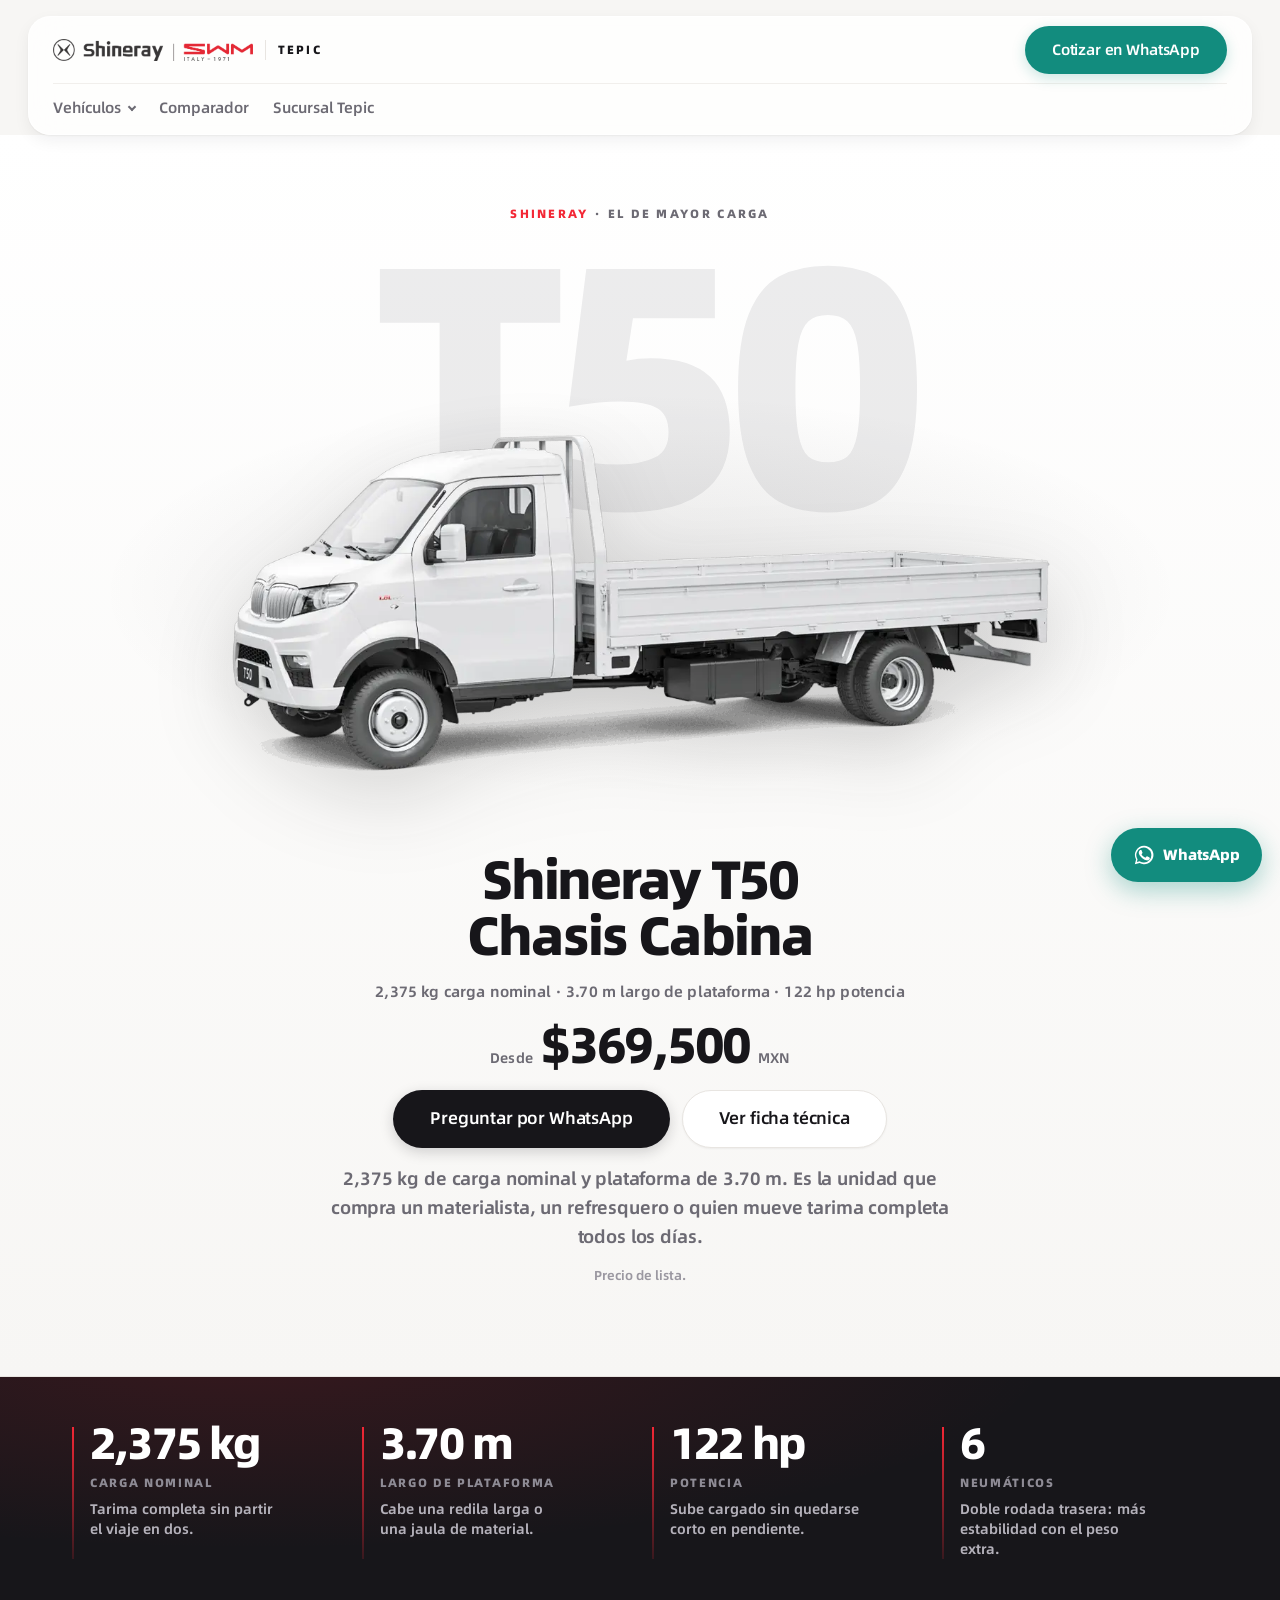
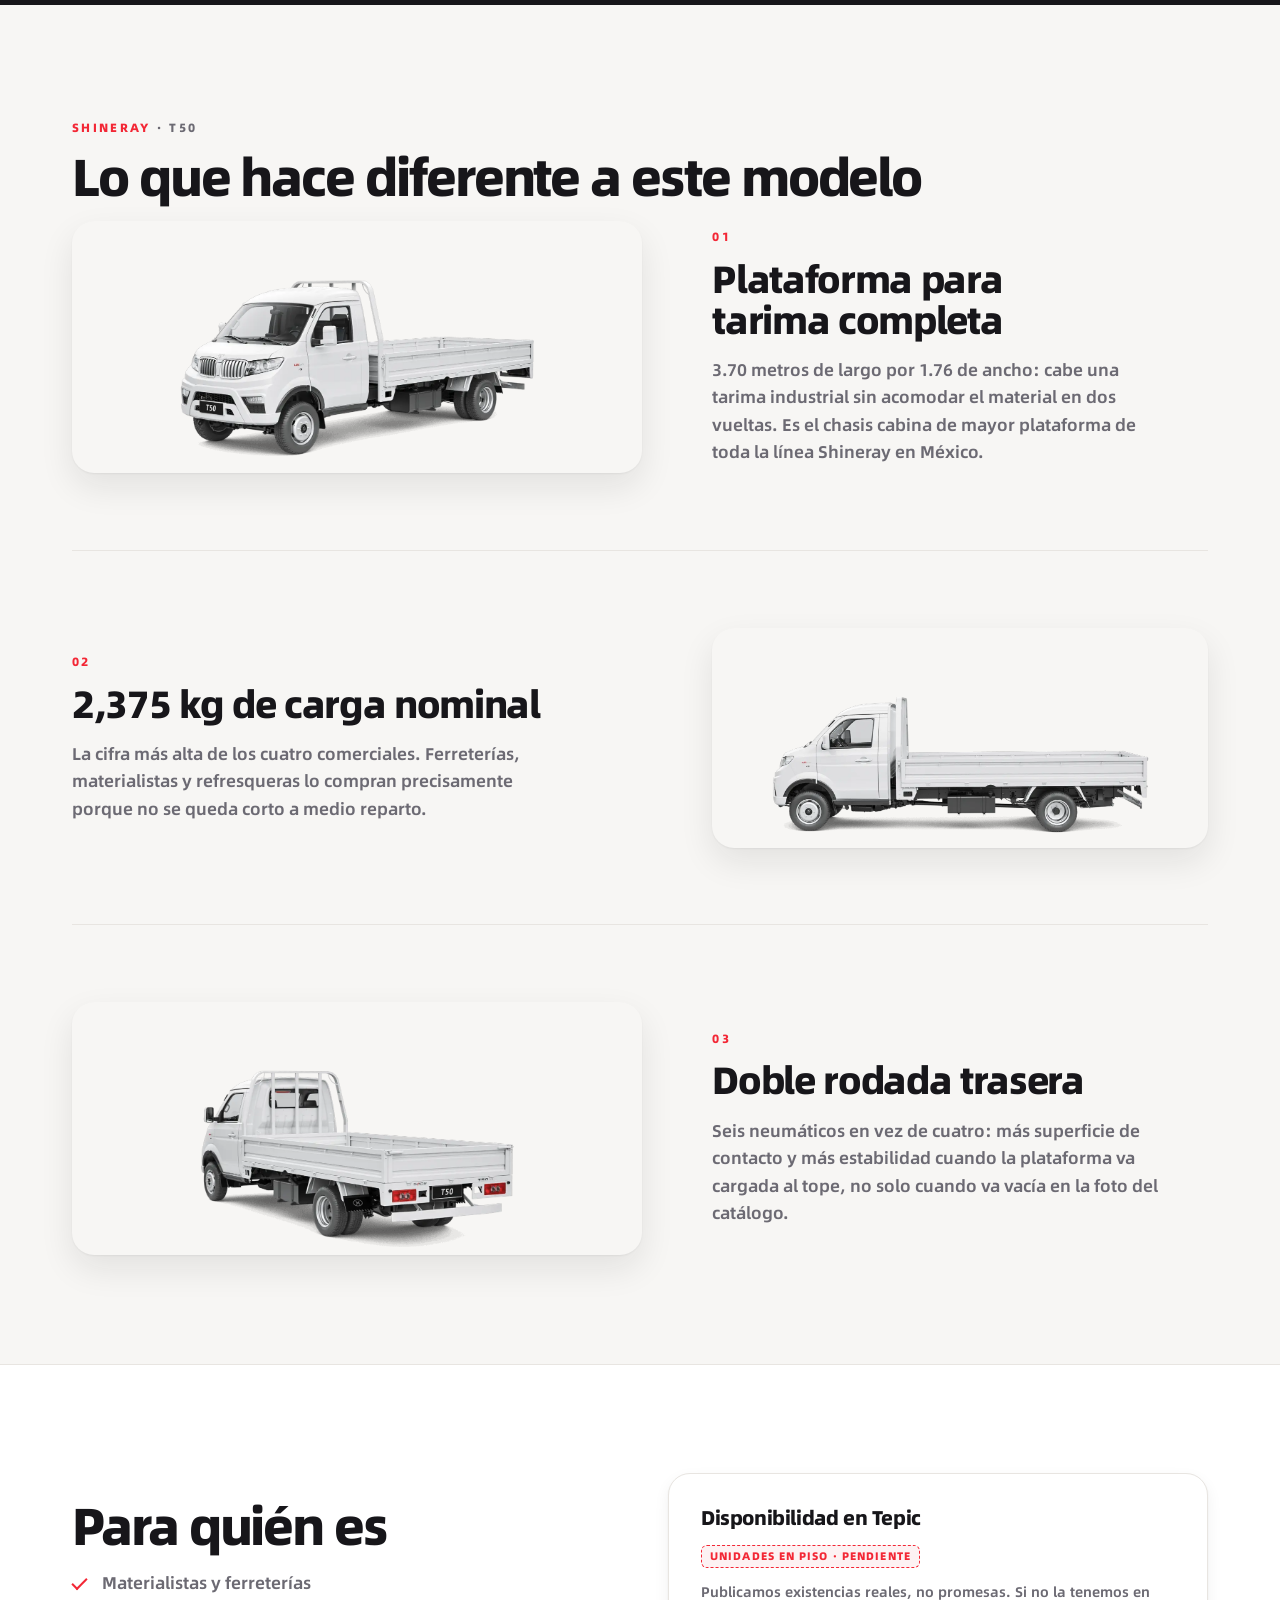
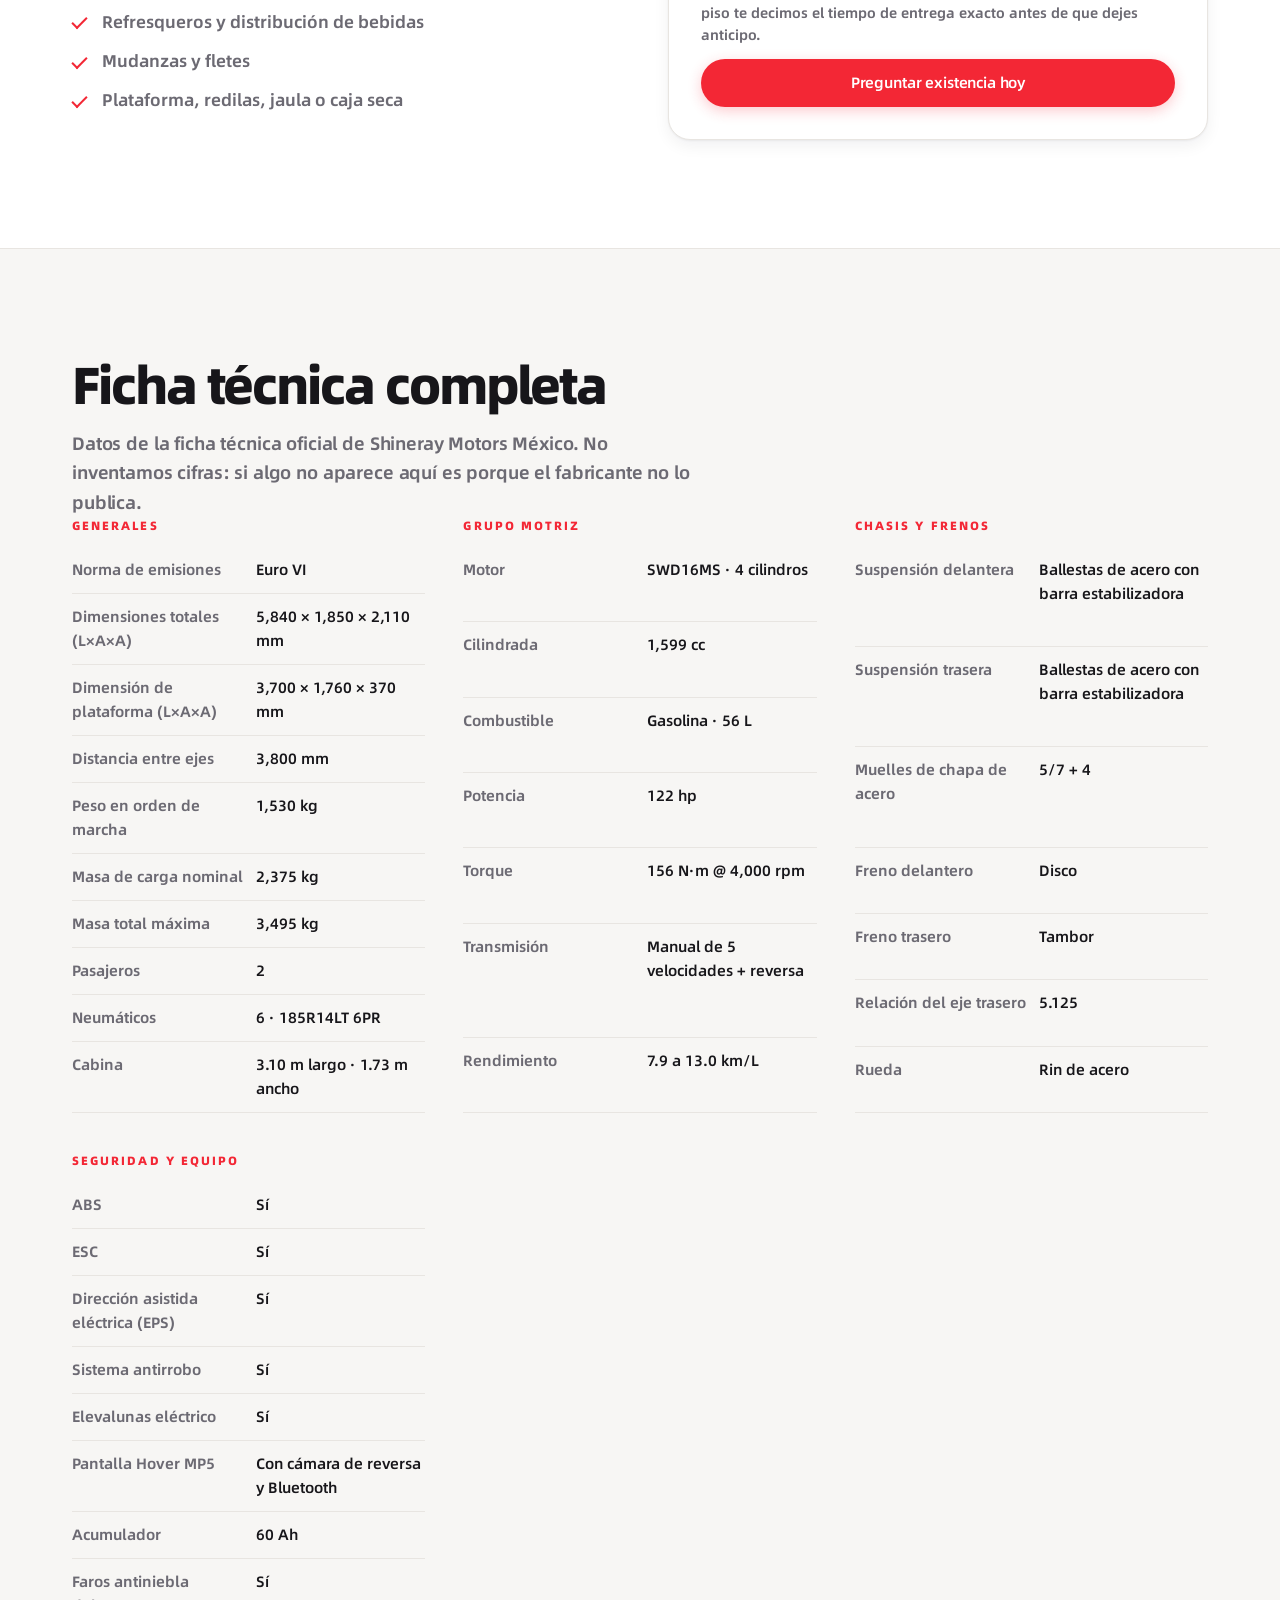
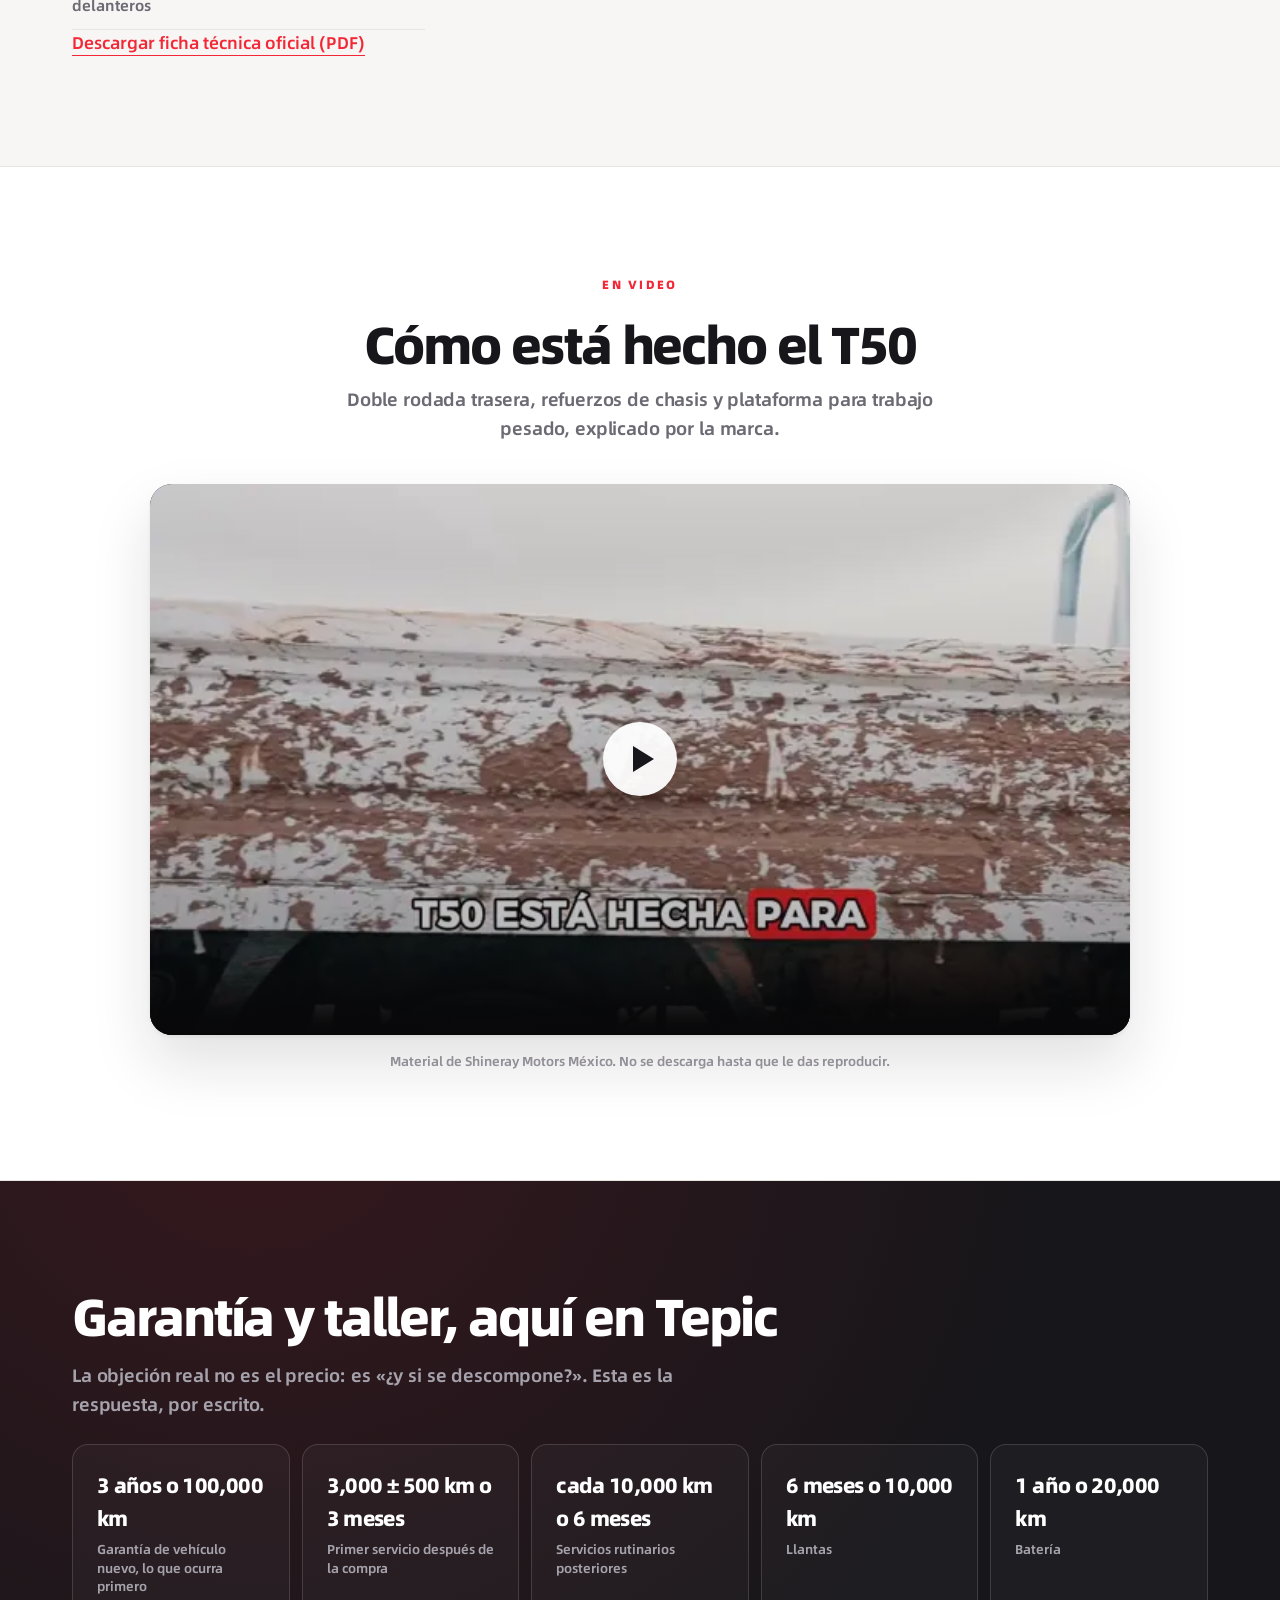
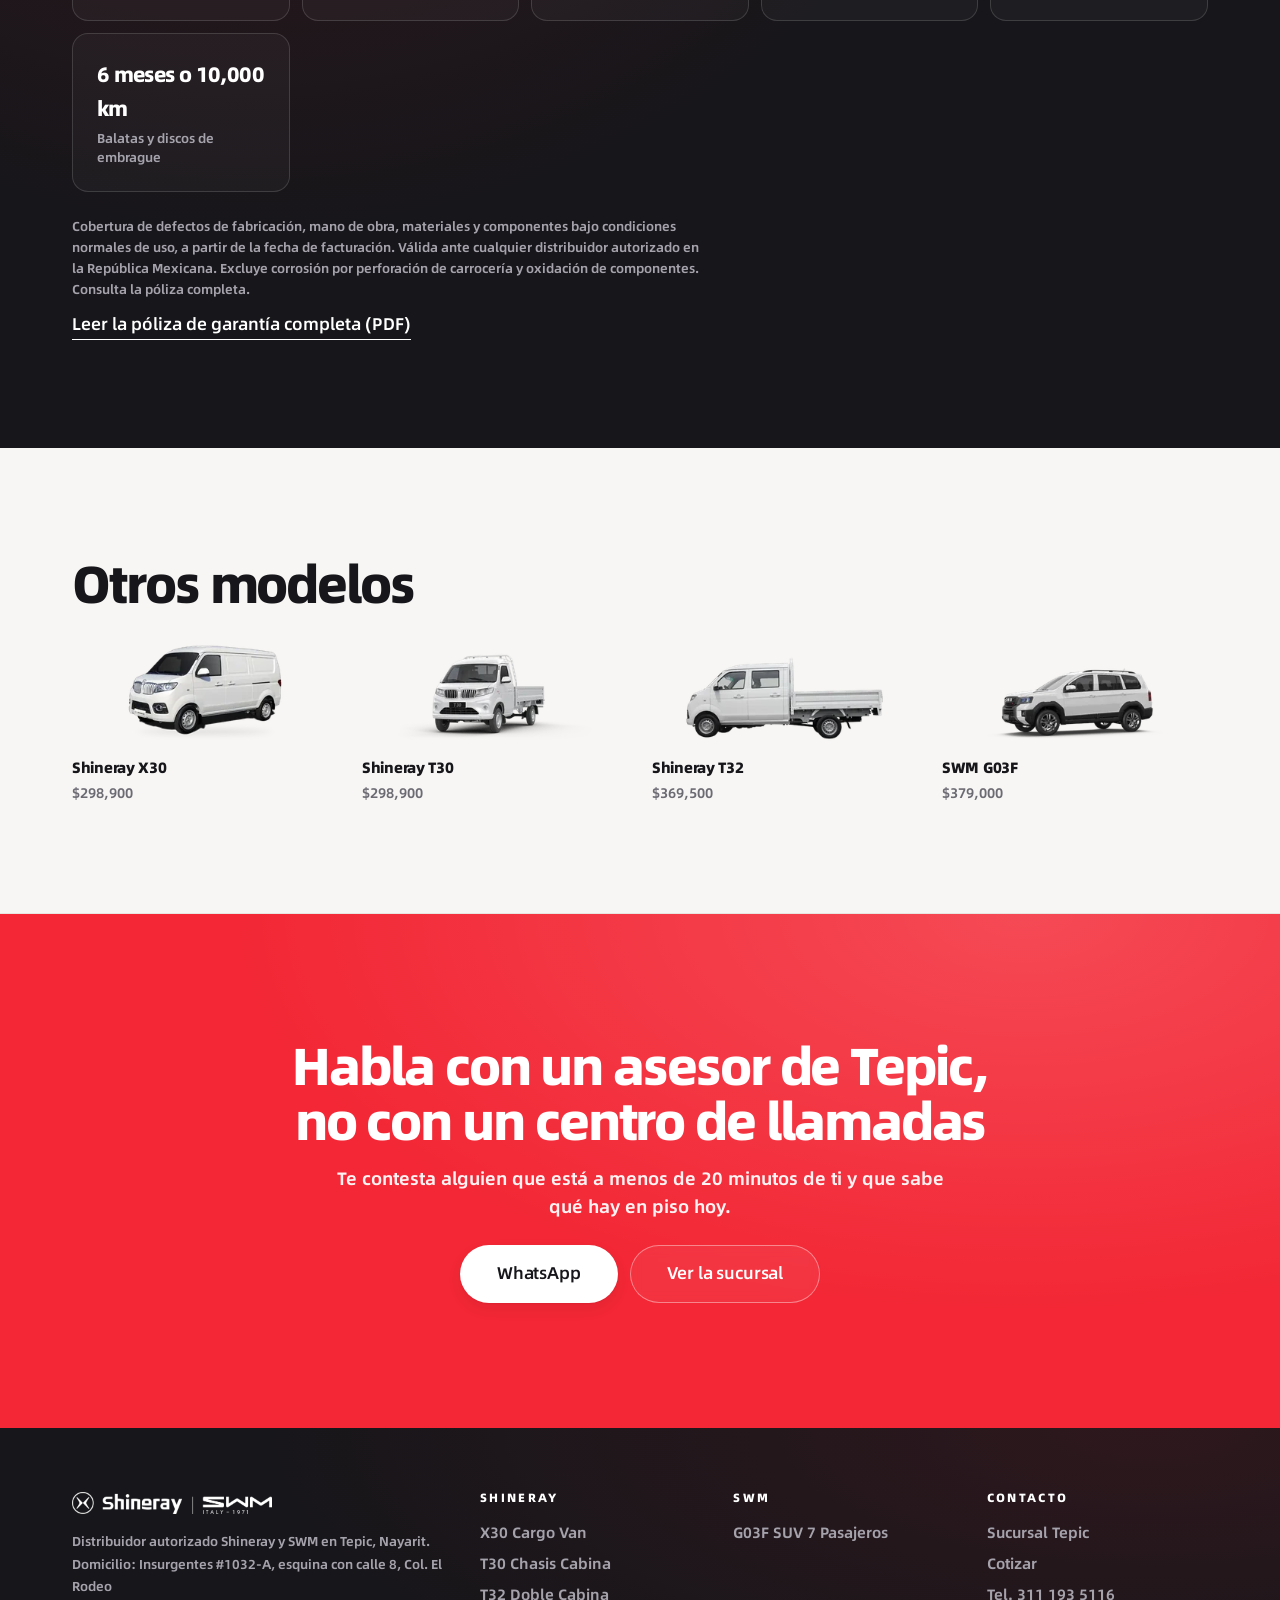
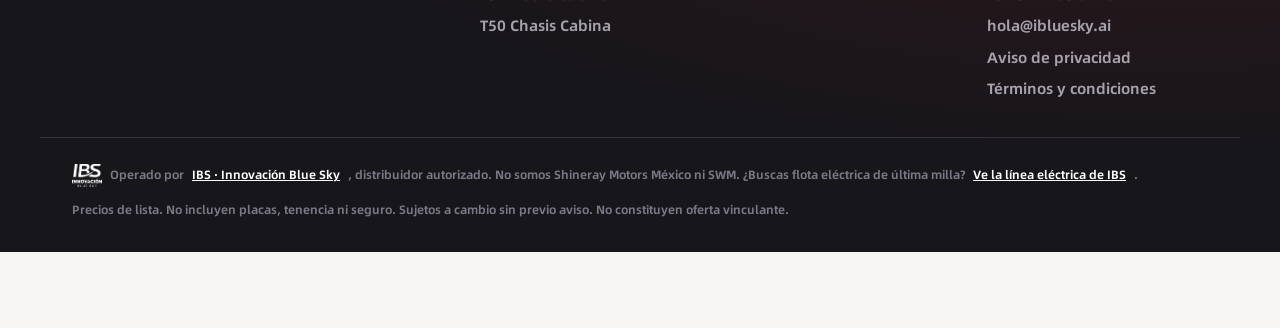
<file: modelos/comerciales/t50/index.html>
<!doctype html>
<html lang="es-MX">
<head>
<meta charset="utf-8">
<meta name="viewport" content="width=device-width,initial-scale=1,viewport-fit=cover">
<title>Shineray T50 Chasis Cabina: precio $369,500 en Tepic | Distribuidor autorizado</title>
<meta name="description" content="Shineray T50 Chasis Cabina en Tepic, Nayarit: precio $369,500 MXN, ficha técnica oficial, garantía de 3 años o 100,000 km y taller propio. Distribuidor autorizado.">
<meta name="robots" content="index,follow,max-image-preview:large">
<link rel="canonical" href="https://shineray-tepic.ibluesky.ai/modelos/comerciales/t50/">
<meta name="theme-color" content="#17161A">
<meta name="geo.region" content="MX-NAY"><meta name="geo.placename" content="Tepic, Nayarit">
<meta property="og:type" content="website"><meta property="og:locale" content="es_MX">
<meta property="og:site_name" content="Shineray Tepic">
<meta property="og:url" content="https://shineray-tepic.ibluesky.ai/modelos/comerciales/t50/">
<meta property="og:title" content="Shineray T50 Chasis Cabina: precio $369,500 en Tepic | Distribuidor autorizado">
<meta property="og:description" content="Shineray T50 Chasis Cabina en Tepic, Nayarit: precio $369,500 MXN, ficha técnica oficial, garantía de 3 años o 100,000 km y taller propio. Distribuidor autorizado.">
<meta property="og:image" content="https://shineray-tepic.ibluesky.ai/assets/og/t50.jpg">
<meta property="og:image:width" content="1200"><meta property="og:image:height" content="630">
<meta property="og:image:alt" content="Shineray T50 Chasis Cabina: precio $369,500 en Tepic | Distribuidor autorizado">
<meta name="twitter:card" content="summary_large_image">
<meta name="twitter:title" content="Shineray T50 Chasis Cabina: precio $369,500 en Tepic | Distribuidor autorizado">
<meta name="twitter:description" content="Shineray T50 Chasis Cabina en Tepic, Nayarit: precio $369,500 MXN, ficha técnica oficial, garantía de 3 años o 100,000 km y taller propio. Distribuidor autorizado.">
<meta name="twitter:image" content="https://shineray-tepic.ibluesky.ai/assets/og/t50.jpg">
<link rel="preload" href="../../../assets/fonts/sr-600.woff2" as="font" type="font/woff2" crossorigin>
<link rel="preload" as="image" href="../../../assets/models/t50/hero.webp" fetchpriority="high">
<link rel="stylesheet" href="../../../assets/site.css?v=2eff147d">
<link rel="icon" type="image/png" sizes="32x32" href="../../../assets/brand/favicon-32.png">
<link rel="icon" type="image/png" sizes="192x192" href="../../../assets/brand/favicon-192.png">
<link rel="apple-touch-icon" href="../../../apple-touch-icon.png">
<link rel="manifest" href="../../../manifest.webmanifest">
<meta name="apple-mobile-web-app-title" content="Shineray Tepic">
<meta name="application-name" content="Shineray Tepic">
<meta name="mobile-web-app-capable" content="yes">
<meta name="apple-mobile-web-app-capable" content="yes">
<meta name="apple-mobile-web-app-status-bar-style" content="default">

<script type="application/ld+json">{"@context": "https://schema.org", "@type": "Vehicle", "name": "Shineray T50 Chasis Cabina", "brand": {"@type": "Brand", "name": "Shineray"}, "model": "T50", "vehicleConfiguration": "Chasis Cabina", "url": "https://shineray-tepic.ibluesky.ai/modelos/comerciales/t50/", "offers": {"@type": "Offer", "price": 369500, "priceCurrency": "MXN", "availability": "https://schema.org/InStock", "seller": {"@type": "AutoDealer", "name": "Shineray Tepic", "url": "https://shineray-tepic.ibluesky.ai"}}, "image": "https://shineray-tepic.ibluesky.ai/assets/og/t50.jpg", "vehicleEngine": {"@type": "EngineSpecification", "fuelType": "Gasolina"}, "warranty": {"@type": "WarrantyPromise", "durationOfWarranty": {"@type": "QuantitativeValue", "value": 3, "unitCode": "ANN"}}}</script><script type="application/ld+json">{"@context": "https://schema.org", "@type": "BreadcrumbList", "itemListElement": [{"@type": "ListItem", "position": 1, "name": "Inicio", "item": "https://shineray-tepic.ibluesky.ai/"}, {"@type": "ListItem", "position": 2, "name": "Shineray T50 Chasis Cabina", "item": "https://shineray-tepic.ibluesky.ai/modelos/comerciales/t50/"}]}</script>
</head>
<body data-root="../../../">
<a class="skip" href="#main">Saltar al contenido</a>
<header class="hdr"><div class="hdr-shell">
  <div class="hdr-top">
    <a class="brand" href="../../../" aria-label="Shineray y SWM Tepic — inicio">
      <img src="../../../assets/brand/lockup-dark.webp" alt="Shineray · SWM" width="220" height="24" fetchpriority="high">
      <span class="brand-city">Tepic</span>
    </a>
    <div class="hdr-act">
      <a class="btn btn-wa" href="https://wa.me/523111935116?text=Hola%2C%20vi%20su%20sitio%20y%20quiero%20informaci%C3%B3n" data-ev="wa_header">Cotizar en WhatsApp</a>
    </div>
  </div>
  <nav class="hdr-nav" aria-label="Principal"><div class="nav-row">
    <div class="mega-wrap">
      <button class="nav-trigger" type="button" aria-expanded="false" aria-controls="mega-veh">Vehículos<span class="caret" aria-hidden="true"></span></button>
      <div class="mega" id="mega-veh">
        <div class="mega-in">
          <div class="mega-cards"><a class="mcard" href="../../../modelos/comerciales/x30/">
      <img src="../../../assets/models/x30/card.webp" srcset="../../../assets/models/x30/card-350.webp 350w, ../../../assets/models/x30/card.webp 700w" sizes="(max-width:860px) 40vw, 150px" alt="" loading="lazy" decoding="async" width="700" height="310">
      <b>X30</b><span>Cargo Van</span>
      <em>Desde $298,900</em>
      <span class="mcard-go">Ver ficha</span></a><a class="mcard" href="../../../modelos/comerciales/t30/">
      <img src="../../../assets/models/t30/card.webp" srcset="../../../assets/models/t30/card-350.webp 350w, ../../../assets/models/t30/card.webp 700w" sizes="(max-width:860px) 40vw, 150px" alt="" loading="lazy" decoding="async" width="700" height="310">
      <b>T30</b><span>Chasis Cabina</span>
      <em>Desde $298,900</em>
      <span class="mcard-go">Ver ficha</span></a><a class="mcard" href="../../../modelos/comerciales/t32/">
      <img src="../../../assets/models/t32/card.webp" srcset="../../../assets/models/t32/card-350.webp 350w, ../../../assets/models/t32/card.webp 700w" sizes="(max-width:860px) 40vw, 150px" alt="" loading="lazy" decoding="async" width="700" height="310">
      <b>T32</b><span>Doble Cabina</span>
      <em>Desde $369,500</em>
      <span class="mcard-go">Ver ficha</span></a><a class="mcard" href="../../../modelos/comerciales/t50/">
      <img src="../../../assets/models/t50/card.webp" srcset="../../../assets/models/t50/card-350.webp 350w, ../../../assets/models/t50/card.webp 700w" sizes="(max-width:860px) 40vw, 150px" alt="" loading="lazy" decoding="async" width="700" height="310">
      <b>T50</b><span>Chasis Cabina</span>
      <em>Desde $369,500</em>
      <span class="mcard-go">Ver ficha</span></a><a class="mcard" href="../../../modelos/suv/g03f/">
      <img src="../../../assets/models/g03f/card.webp" srcset="../../../assets/models/g03f/card-350.webp 350w, ../../../assets/models/g03f/card.webp 700w" sizes="(max-width:860px) 40vw, 150px" alt="" loading="lazy" decoding="async" width="700" height="310">
      <b>G03F</b><span>SUV 7 Pasajeros</span>
      <em>Desde $379,000</em>
      <span class="mcard-go">Ver ficha</span></a></div>
          <div class="mega-links">
            <a href="../../../#comparador">Comparar los cinco</a>
            <a href="https://wa.me/523111935116?text=Hola%2C%20quiero%20cotizar%20varias%20unidades%20para%20mi%20flotilla" data-ev="wa_flotilla">Compra por flotilla</a>
            <a href="../../../sucursales/tepic/">Sucursal Tepic</a>
            <a href="../../../cotizar/">Pedir cotización</a>
          </div>
        </div>
      </div>
    </div>
    <a href="../../../#comparador">Comparador</a>
    <a href="../../../sucursales/tepic/">Sucursal Tepic</a>
  </div></nav>
  <div class="hdr-prog" aria-hidden="true"><i></i></div>
</div></header>
<main id="main">
<div class="modelbar" id="modelbar">
  <div class="wrap modelbar-in">
    <div class="modelbar-id"><b>Shineray T50</b><span>Chasis Cabina</span></div>
    <div class="modelbar-price">$369,500 <em>MXN</em></div>
    <div class="modelbar-act">
      
      <a class="btn btn-wa" href="https://wa.me/523111935116?text=Hola%2C%20me%20interesa%20el%20Shineray%20T50.%20Quiero%20precio%20y%20disponibilidad%20en%20Tepic" data-ev="wa_bar">WhatsApp</a>
    </div>
  </div>
</div>

<section class="hero-m"><div class="wrap">
 <div class="stage-head"><div class="eyebrow">Shineray<span>· El de mayor carga</span></div></div>
 <div class="stage">
   <span class="stage-word" aria-hidden="true">T50</span>
   <div class="stage-veh"><div class="spin" data-frames="37" data-start="6" data-src="../../../assets/models/t50/360/">
      <img class="spin-img" src="../../../assets/models/t50/hero.webp" alt="Shineray T50 chasis cabina con plataforma, tres cuartos frontal" width="1600" height="709" fetchpriority="high" decoding="async">
      <button class="spin-hint" type="button">Girar 360°</button>
    </div></div>
 </div>
 <div class="stage-foot">
   <h1>Shineray T50 Chasis Cabina</h1>
   <p class="stage-meta">2,375 kg carga nominal · 3.70 m largo de plataforma · 122 hp potencia</p>
   <div class="price"><span class="price-k">Desde</span><span class="price-v">$369,500</span><span class="price-c">MXN</span></div>
   <div class="cta-row cta-center">
     <a class="btn btn-ink btn-lg" href="https://wa.me/523111935116?text=Hola%2C%20me%20interesa%20el%20Shineray%20T50.%20Quiero%20precio%20y%20disponibilidad%20en%20Tepic" data-ev="wa_hero">Preguntar por WhatsApp</a>
     <a class="btn btn-line btn-lg" href="#h-ficha">Ver ficha técnica</a>
   </div>
   <p class="lede lede-center">2,375 kg de carga nominal y plataforma de 3.70 m. Es la unidad que compra un materialista, un refresquero o quien mueve tarima completa todos los días.</p>
   <p class="price-note">Precio de lista.</p>
 </div>
</div></section>

<section class="sec-tight sec-dark sec-stat" aria-label="Datos clave"><div class="wrap">
  <div class="kpis kpis-full"><div class="kpi"><b>2,375 kg</b><span>Carga nominal</span><em>Tarima completa sin partir el viaje en dos.</em></div><div class="kpi"><b>3.70 m</b><span>Largo de plataforma</span><em>Cabe una redila larga o una jaula de material.</em></div><div class="kpi"><b>122 hp</b><span>Potencia</span><em>Sube cargado sin quedarse corto en pendiente.</em></div><div class="kpi"><b>6</b><span>Neumáticos</span><em>Doble rodada trasera: más estabilidad con el peso extra.</em></div></div>
</div></section>

<section class="sec" aria-labelledby="h-spot"><div class="wrap">
  <div class="eyebrow">Shineray<span>· T50</span></div>
  <h2 id="h-spot">Lo que hace diferente a este modelo</h2>
  <div class="spotlights"><div class="spotlight">
          <div class="spotlight-img"><img src="../../../assets/models/t50/360/04.webp" alt="Shineray T50 Chasis Cabina — detalle 1" loading="lazy" decoding="async" width="1400" height="660"></div>
          <div><span class="spotlight-n">01</span><h3>Plataforma para tarima completa</h3><p>3.70 metros de largo por 1.76 de ancho: cabe una tarima industrial sin acomodar el material en dos vueltas. Es el chasis cabina de mayor plataforma de toda la línea Shineray en México.</p></div>
        </div><div class="spotlight flip">
          <div class="spotlight-img"><img src="../../../assets/models/t50/360/09.webp" alt="Shineray T50 Chasis Cabina — detalle 2" loading="lazy" decoding="async" width="1400" height="660"></div>
          <div><span class="spotlight-n">02</span><h3>2,375 kg de carga nominal</h3><p>La cifra más alta de los cuatro comerciales. Ferreterías, materialistas y refresqueras lo compran precisamente porque no se queda corto a medio reparto.</p></div>
        </div><div class="spotlight">
          <div class="spotlight-img"><img src="../../../assets/models/t50/360/15.webp" alt="Shineray T50 Chasis Cabina — detalle 3" loading="lazy" decoding="async" width="1400" height="660"></div>
          <div><span class="spotlight-n">03</span><h3>Doble rodada trasera</h3><p>Seis neumáticos en vez de cuatro: más superficie de contacto y más estabilidad cuando la plataforma va cargada al tope, no solo cuando va vacía en la foto del catálogo.</p></div>
        </div></div>
</div></section>

<section class="sec sec-alt" aria-labelledby="h-para"><div class="wrap cols2">
  <div><h2 id="h-para">Para quién es</h2><ul class="ticks"><li>Materialistas y ferreterías</li><li>Refresqueros y distribución de bebidas</li><li>Mudanzas y fletes</li><li>Plataforma, redilas, jaula o caja seca</li></ul></div>
  <div class="disp-box">
    <h3>Disponibilidad en Tepic</h3>
    <p><span class="pend" data-pend="inventario_t50" title="Dato pendiente: Unidades en piso">UNIDADES EN PISO · PENDIENTE</span></p>
    <p class="disp-note">Publicamos existencias reales, no promesas. Si no la tenemos en piso te decimos el tiempo de entrega exacto antes de que dejes anticipo.</p>
    <a class="btn btn-red" href="https://wa.me/523111935116?text=Hola%2C%20%C2%BFhay%20T50%20disponible%20en%20piso%20en%20Tepic%3F" data-ev="wa_disp">Preguntar existencia hoy</a>
  </div>
</div></section>



<section class="sec" aria-labelledby="h-ficha"><div class="wrap">
  <h2 id="h-ficha">Ficha técnica completa</h2>
  <p class="lede">Datos de la ficha técnica oficial de Shineray Motors México. No inventamos cifras: si algo no aparece aquí es porque el fabricante no lo publica.</p>
  
  <div class="specs"><table class="spec"><caption>Generales</caption><tbody><tr><th scope="row">Norma de emisiones</th><td>Euro VI</td></tr><tr><th scope="row">Dimensiones totales (L×A×A)</th><td>5,840 × 1,850 × 2,110 mm</td></tr><tr><th scope="row">Dimensión de plataforma (L×A×A)</th><td>3,700 × 1,760 × 370 mm</td></tr><tr><th scope="row">Distancia entre ejes</th><td>3,800 mm</td></tr><tr><th scope="row">Peso en orden de marcha</th><td>1,530 kg</td></tr><tr><th scope="row">Masa de carga nominal</th><td>2,375 kg</td></tr><tr><th scope="row">Masa total máxima</th><td>3,495 kg</td></tr><tr><th scope="row">Pasajeros</th><td>2</td></tr><tr><th scope="row">Neumáticos</th><td>6 · 185R14LT 6PR</td></tr><tr><th scope="row">Cabina</th><td>3.10 m largo · 1.73 m ancho</td></tr></tbody></table><table class="spec"><caption>Grupo motriz</caption><tbody><tr><th scope="row">Motor</th><td>SWD16MS · 4 cilindros</td></tr><tr><th scope="row">Cilindrada</th><td>1,599 cc</td></tr><tr><th scope="row">Combustible</th><td>Gasolina · 56 L</td></tr><tr><th scope="row">Potencia</th><td>122 hp</td></tr><tr><th scope="row">Torque</th><td>156 N·m @ 4,000 rpm</td></tr><tr><th scope="row">Transmisión</th><td>Manual de 5 velocidades + reversa</td></tr><tr><th scope="row">Rendimiento</th><td>7.9 a 13.0 km/L</td></tr></tbody></table><table class="spec"><caption>Chasis y frenos</caption><tbody><tr><th scope="row">Suspensión delantera</th><td>Ballestas de acero con barra estabilizadora</td></tr><tr><th scope="row">Suspensión trasera</th><td>Ballestas de acero con barra estabilizadora</td></tr><tr><th scope="row">Muelles de chapa de acero</th><td>5/7 + 4</td></tr><tr><th scope="row">Freno delantero</th><td>Disco</td></tr><tr><th scope="row">Freno trasero</th><td>Tambor</td></tr><tr><th scope="row">Relación del eje trasero</th><td>5.125</td></tr><tr><th scope="row">Rueda</th><td>Rin de acero</td></tr></tbody></table><table class="spec"><caption>Seguridad y equipo</caption><tbody><tr><th scope="row">ABS</th><td>Sí</td></tr><tr><th scope="row">ESC</th><td>Sí</td></tr><tr><th scope="row">Dirección asistida eléctrica (EPS)</th><td>Sí</td></tr><tr><th scope="row">Sistema antirrobo</th><td>Sí</td></tr><tr><th scope="row">Elevalunas eléctrico</th><td>Sí</td></tr><tr><th scope="row">Pantalla Hover MP5</th><td>Con cámara de reversa y Bluetooth</td></tr><tr><th scope="row">Acumulador</th><td>60 Ah</td></tr><tr><th scope="row">Faros antiniebla delanteros</th><td>Sí</td></tr></tbody></table></div>
  <p><a class="lnk-pdf" href="../../../assets/docs/ficha%20tecnica%20t50.pdf" target="_blank" rel="noopener">Descargar ficha técnica oficial (PDF)</a></p>
</div></section>

<section class="sec sec-vid" aria-labelledby="h-vid-t50"><div class="wrap">
  <div class="vid-head">
    <div class="eyebrow">En video</div>
    <h2 id="h-vid-t50">Cómo está hecho el T50</h2>
    <p class="lede lede-center">Doble rodada trasera, refuerzos de chasis y plataforma para trabajo pesado, explicado por la marca.</p>
  </div>
  <div class="vid-frame">
    <video controls preload="none" playsinline poster="../../../assets/video/t50.webp">
      <source src="../../../assets/video/t50.mp4" type="video/mp4">
      Tu navegador no reproduce video. <a href="../../../assets/video/t50.mp4">Descárgalo aquí</a>.
    </video>
  </div>
  <p class="fine fine-center">Material de Shineray Motors México. No se descarga hasta que le das reproducir.</p>
</div></section>



<section class="sec sec-dark" aria-labelledby="h-gar"><div class="wrap">
  <h2 id="h-gar">Garantía y taller, aquí en Tepic</h2>
  <p class="lede">La objeción real no es el precio: es «¿y si se descompone?». Esta es la respuesta, por escrito.</p>
  <div class="gar-grid">
    <div class="gar"><b>3 años o 100,000 km</b><span>Garantía de vehículo nuevo, lo que ocurra primero</span></div>
    <div class="gar"><b>3,000 ± 500 km o 3 meses</b><span>Primer servicio después de la compra</span></div>
    <div class="gar"><b>cada 10,000 km o 6 meses</b><span>Servicios rutinarios posteriores</span></div>
    <div class="gar"><b>6 meses o 10,000 km</b><span>Llantas</span></div>
    <div class="gar"><b>1 año o 20,000 km</b><span>Batería</span></div>
    <div class="gar"><b>6 meses o 10,000 km</b><span>Balatas y discos de embrague</span></div>
  </div>
  <p class="fine">Cobertura de defectos de fabricación, mano de obra, materiales y componentes bajo condiciones normales de uso, a partir de la fecha de facturación. Válida ante cualquier distribuidor autorizado en la República Mexicana. Excluye corrosión por perforación de carrocería y oxidación de componentes. Consulta la póliza completa.</p>
  <a class="lnk-pdf lnk-inv" href="../../../assets/docs/Garantia%20Shineray%20MX.pdf" target="_blank" rel="noopener">Leer la póliza de garantía completa (PDF)</a>
</div></section>

<section class="sec" aria-labelledby="h-otros"><div class="wrap">
  <h2 id="h-otros">Otros modelos</h2><div class="minis"><a class="mini" href="../../../modelos/comerciales/x30/"><img src="../../../assets/models/x30/card.webp" srcset="../../../assets/models/x30/card-350.webp 350w, ../../../assets/models/x30/card.webp 700w" sizes="(max-width:860px) 45vw, 200px" alt="" loading="lazy" decoding="async" width="700" height="310"><b>Shineray X30</b><span>$298,900</span></a><a class="mini" href="../../../modelos/comerciales/t30/"><img src="../../../assets/models/t30/card.webp" srcset="../../../assets/models/t30/card-350.webp 350w, ../../../assets/models/t30/card.webp 700w" sizes="(max-width:860px) 45vw, 200px" alt="" loading="lazy" decoding="async" width="700" height="310"><b>Shineray T30</b><span>$298,900</span></a><a class="mini" href="../../../modelos/comerciales/t32/"><img src="../../../assets/models/t32/card.webp" srcset="../../../assets/models/t32/card-350.webp 350w, ../../../assets/models/t32/card.webp 700w" sizes="(max-width:860px) 45vw, 200px" alt="" loading="lazy" decoding="async" width="700" height="310"><b>Shineray T32</b><span>$369,500</span></a><a class="mini" href="../../../modelos/suv/g03f/"><img src="../../../assets/models/g03f/card.webp" srcset="../../../assets/models/g03f/card-350.webp 350w, ../../../assets/models/g03f/card.webp 700w" sizes="(max-width:860px) 45vw, 200px" alt="" loading="lazy" decoding="async" width="700" height="310"><b>SWM G03F</b><span>$379,000</span></a></div></div></section>

<section class="sec sec-red" id="contacto"><div class="wrap cta-final">
  <h2>Habla con un asesor de Tepic, no con un centro de llamadas</h2>
  <p>Te contesta alguien que está a menos de 20 minutos de ti y que sabe qué hay en piso hoy.</p>
  <div class="cta-row">
    <a class="btn btn-wht btn-lg" href="https://wa.me/523111935116?text=Hola%2C%20me%20interesa%20el%20T50" data-ev="wa_final">WhatsApp</a>
    <a class="btn btn-ghost-w btn-lg" href="../../../sucursales/tepic/">Ver la sucursal</a>
  </div>
</div></section>
</main>
<footer class="ftr">
 <div class="wrap ftr-grid">
  <div>
    <img src="../../../assets/brand/lockup-white.webp" alt="Shineray · SWM" width="220" height="24" loading="lazy">
    <p class="ftr-legal">Distribuidor autorizado Shineray y SWM en Tepic, Nayarit.<br>
      Domicilio: Insurgentes #1032-A, esquina con calle 8, Col. El Rodeo</p>
  </div>
  <div><h3>Shineray</h3>
    <a href="../../../modelos/comerciales/x30/">X30 Cargo Van</a><a href="../../../modelos/comerciales/t30/">T30 Chasis Cabina</a><a href="../../../modelos/comerciales/t32/">T32 Doble Cabina</a><a href="../../../modelos/comerciales/t50/">T50 Chasis Cabina</a></div>
  <div><h3>SWM</h3>
    <a href="../../../modelos/suv/g03f/">G03F SUV 7 Pasajeros</a></div>
  <div><h3>Contacto</h3>
    <a href="../../../sucursales/tepic/">Sucursal Tepic</a>
    <a href="../../../cotizar/">Cotizar</a>
    <div class="ftr-p">Tel. 311 193 5116</div>
    <a href="mailto:hola@ibluesky.ai">hola@ibluesky.ai</a>
    <a href="https://ibluesky.ai/aviso-de-privacidad.html" target="_blank" rel="noopener">Aviso de privacidad</a>
    <a href="https://ibluesky.ai/terminos-y-condiciones.html" target="_blank" rel="noopener">Términos y condiciones</a></div>
 </div>
 <div class="wrap ftr-bot">
   <span class="ftr-ibs"><img src="../../../assets/brand/ibs-white.webp" alt="" width="34" height="27" loading="lazy">
     Operado por <a href="https://ibluesky.ai" target="_blank" rel="noopener">IBS · Innovación Blue Sky</a>, distribuidor autorizado.
     No somos Shineray Motors México ni SWM. ¿Buscas flota eléctrica de última milla?
     <a href="https://ibluesky.ai" target="_blank" rel="noopener">Ve la línea eléctrica de IBS</a>.</span>
   <span>Precios de lista. No incluyen placas, tenencia ni seguro. Sujetos a cambio sin previo aviso. No constituyen oferta vinculante.</span>
 </div>
</footer>
<a class="fab" href="https://wa.me/523111935116?text=Hola%2C%20quiero%20informaci%C3%B3n%20de%20un%20veh%C3%ADculo%20Shineray" data-ev="wa_fab" aria-label="Escribir por WhatsApp">
  <svg viewBox="0 0 24 24" width="22" height="22" aria-hidden="true"><path fill="currentColor" d="M17.5 14.4c-.3-.2-1.7-.9-2-1-.3-.1-.5-.2-.7.1s-.8 1-.9 1.2c-.2.2-.3.2-.6.1-.3-.2-1.2-.5-2.3-1.4-.9-.8-1.4-1.7-1.6-2s0-.4.1-.6l.5-.5c.1-.2.2-.3.3-.5s0-.4 0-.5c0-.2-.7-1.6-.9-2.2-.2-.6-.5-.5-.7-.5h-.6c-.2 0-.5.1-.8.4-.3.3-1 1-1 2.5s1.1 2.9 1.2 3.1c.2.2 2.1 3.2 5.1 4.5.7.3 1.3.5 1.7.6.7.2 1.4.2 1.9.1.6-.1 1.7-.7 2-1.4.2-.7.2-1.2.2-1.4-.1-.1-.3-.2-.6-.3z"/><path fill="currentColor" d="M12 2a10 10 0 0 0-8.6 15L2 22l5.2-1.4A10 10 0 1 0 12 2zm0 18.2c-1.6 0-3.1-.4-4.4-1.2l-.3-.2-3.1.8.8-3-.2-.3A8.2 8.2 0 1 1 12 20.2z"/></svg>
  <span>WhatsApp</span>
</a>
<script src="../../../assets/site.js?v=2eff147d" defer></script>
</body></html>
</file>
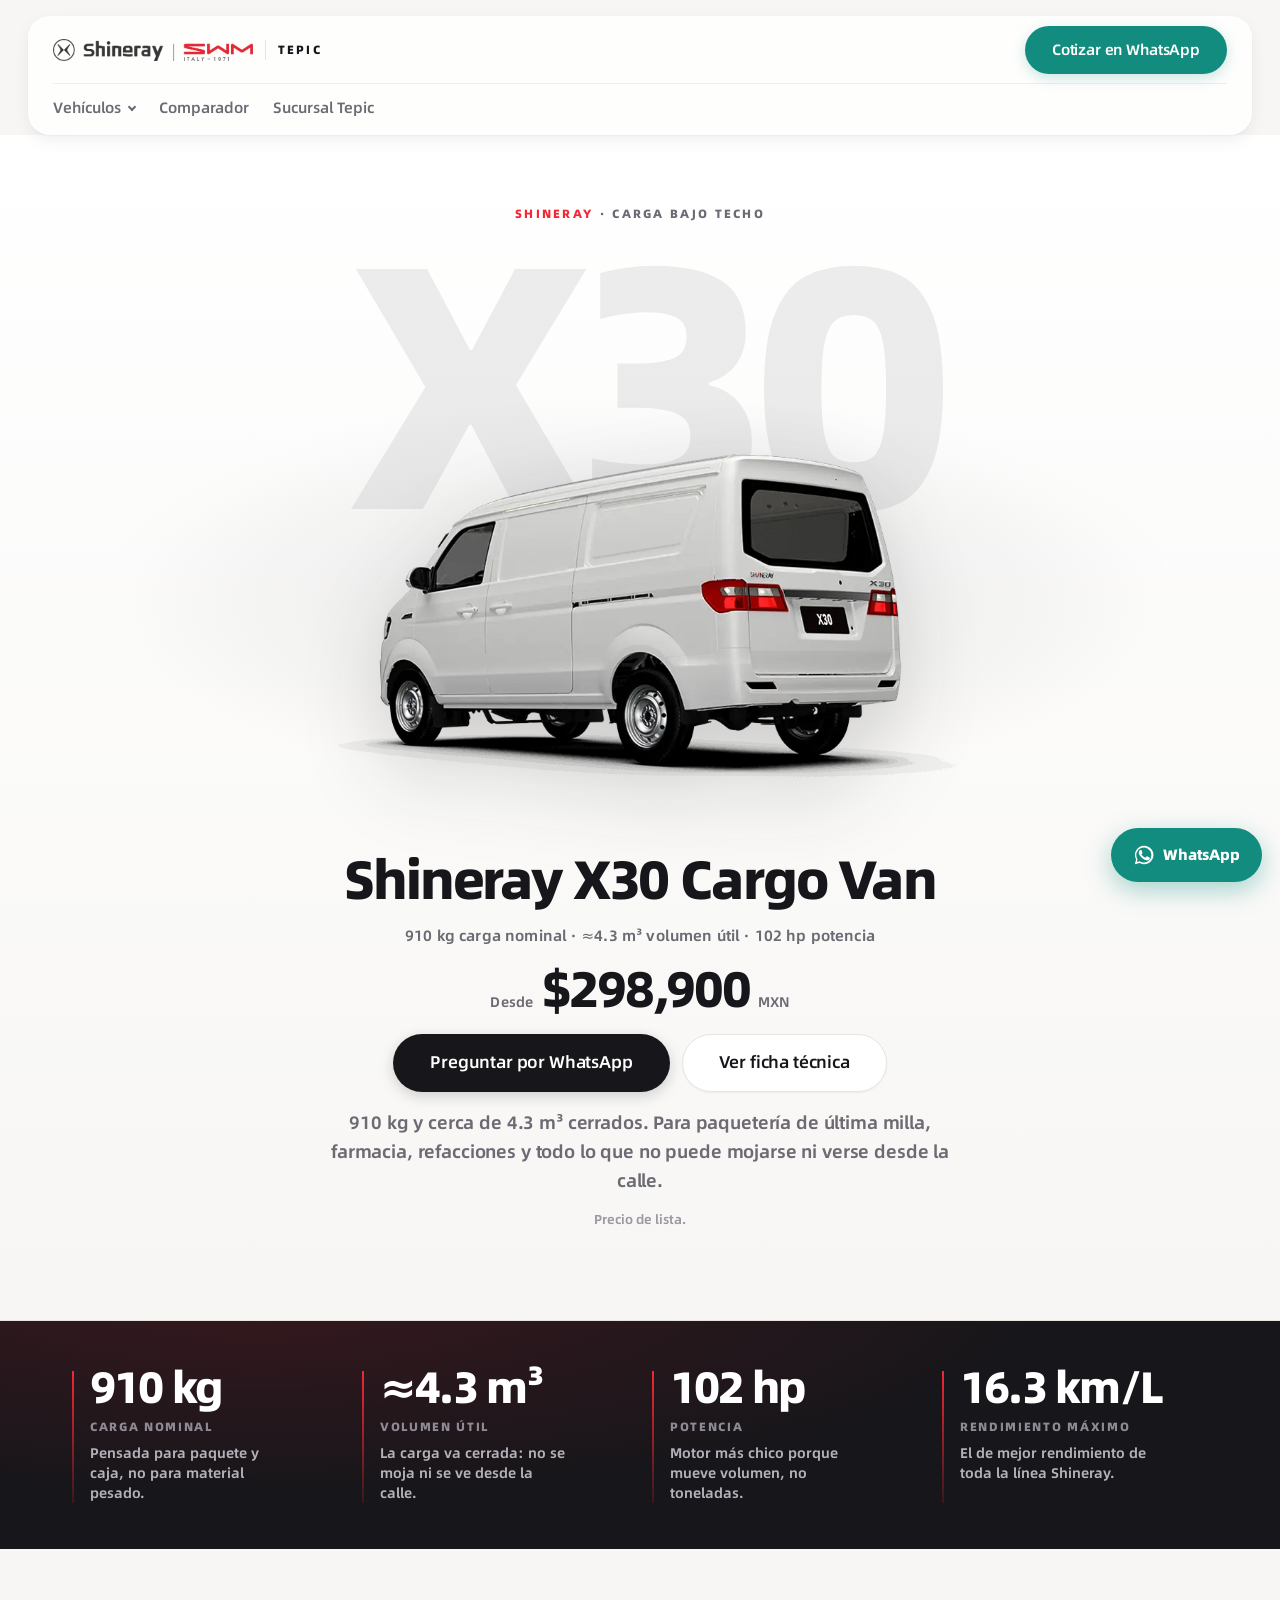
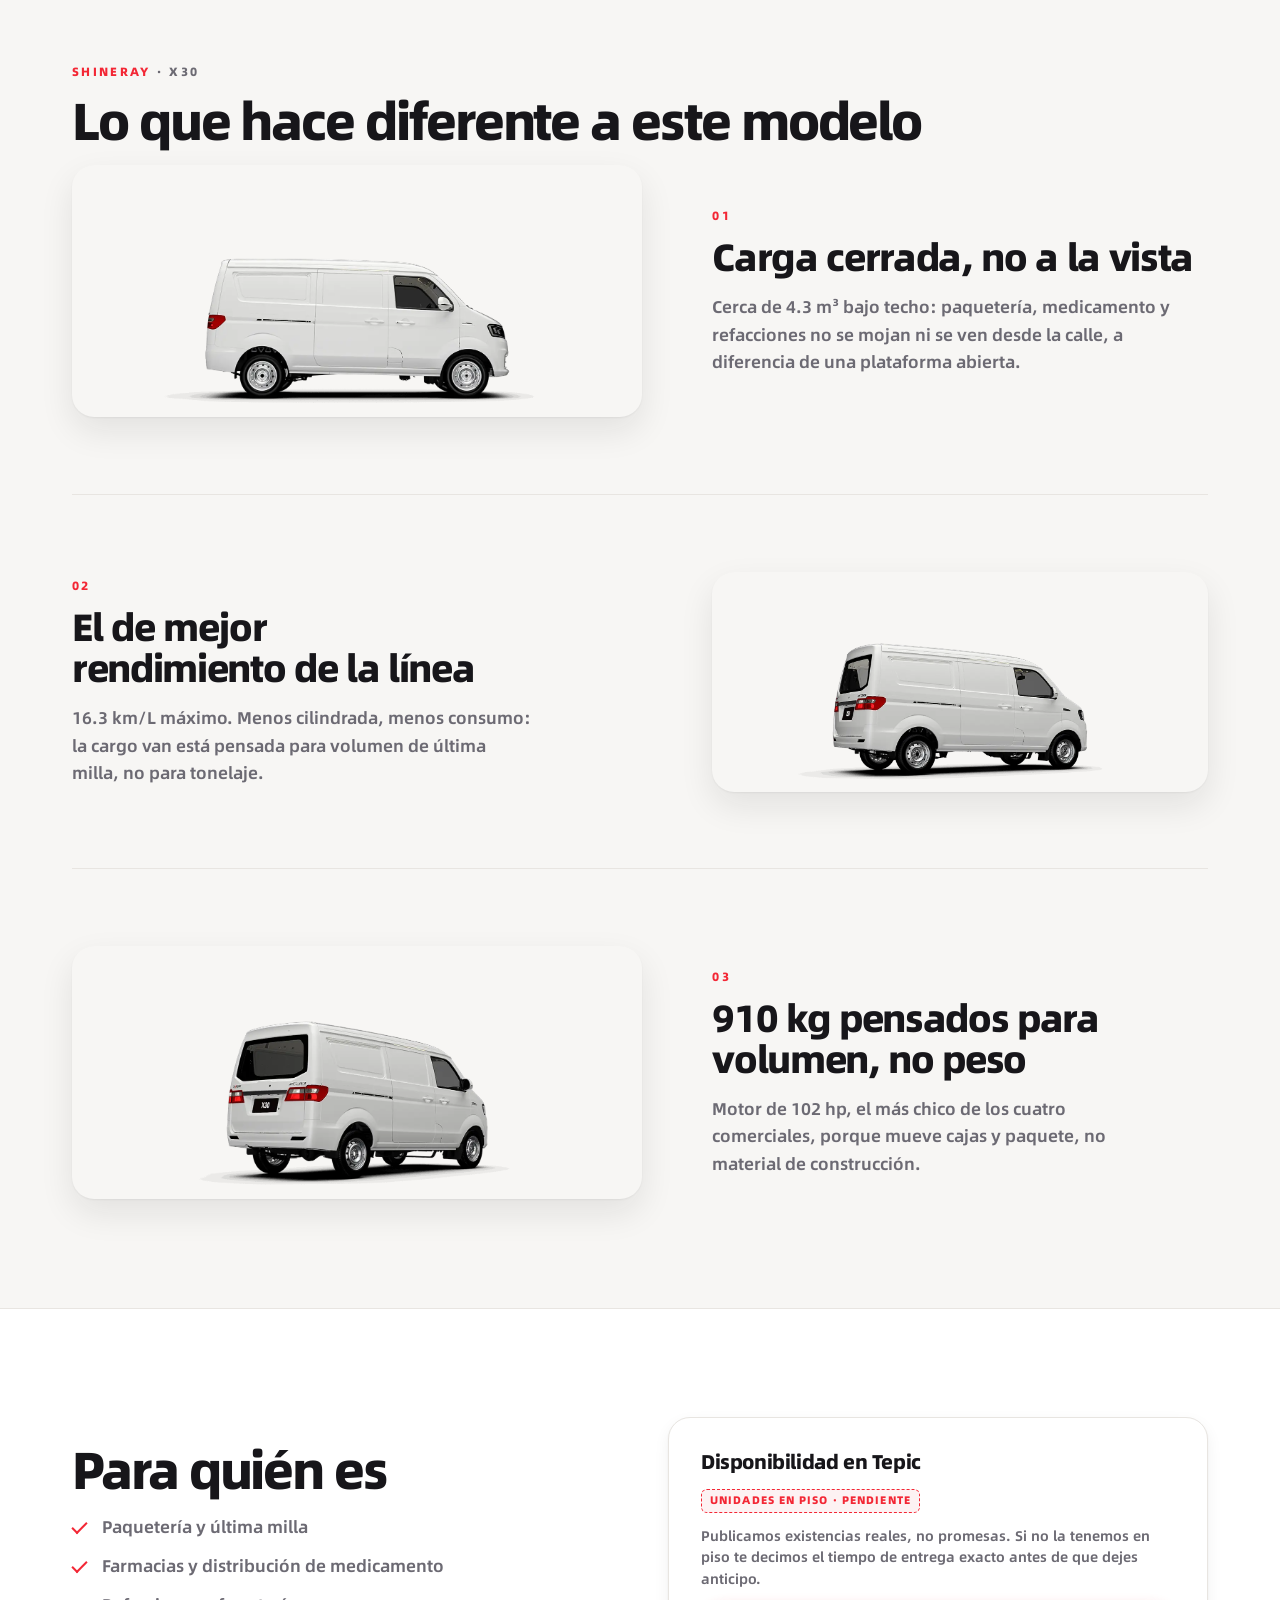
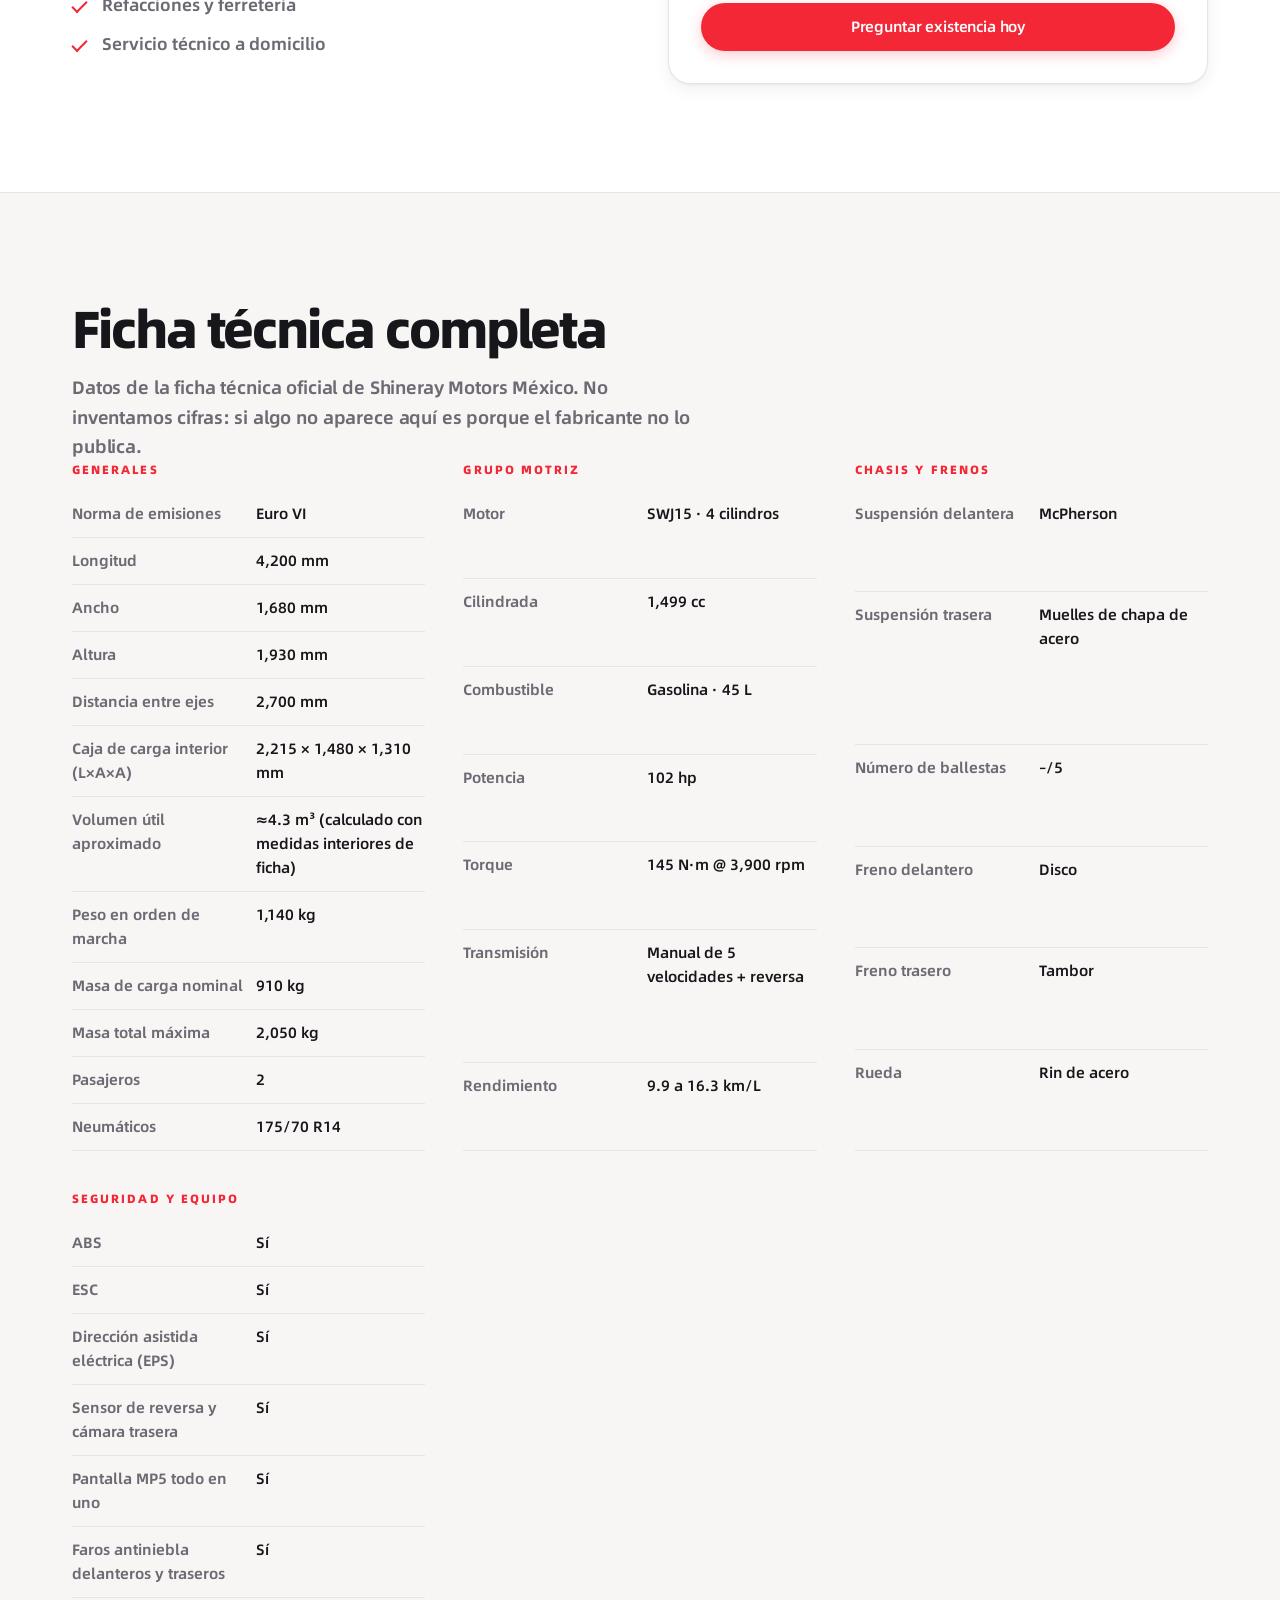
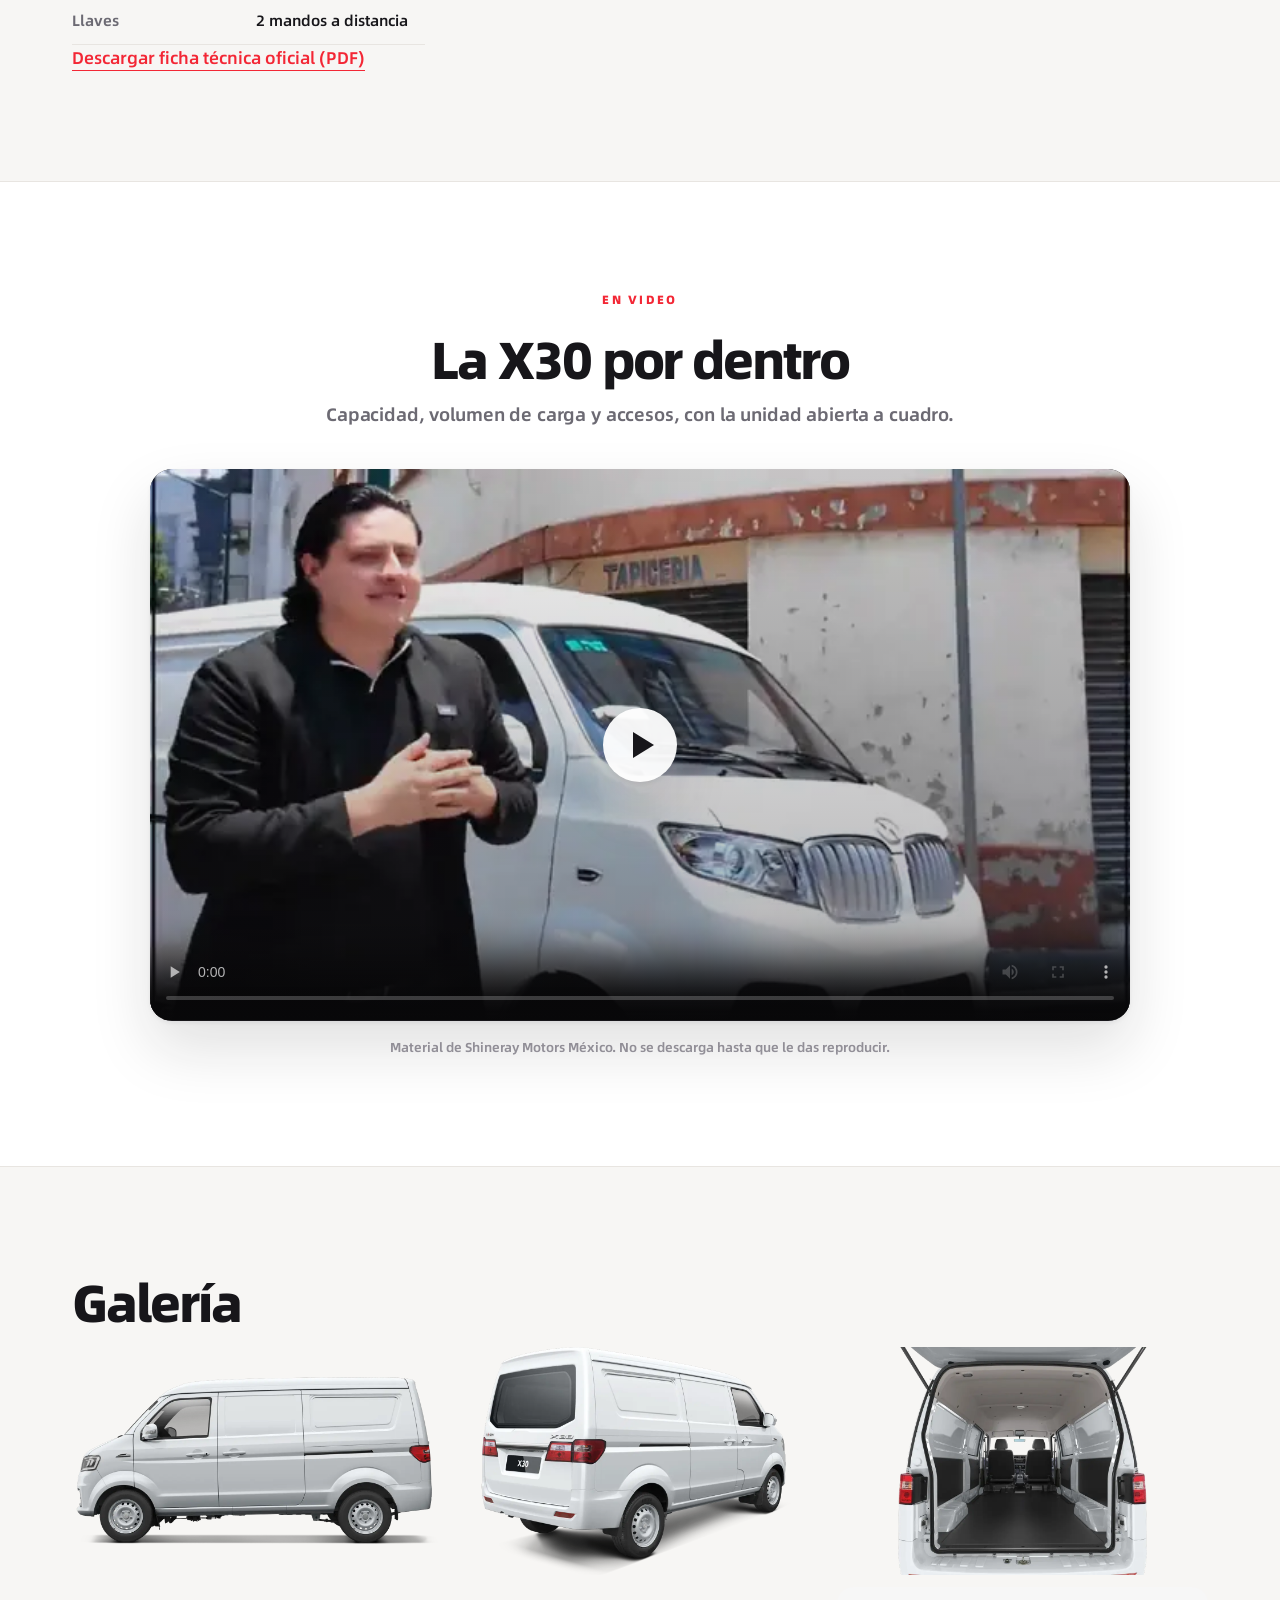
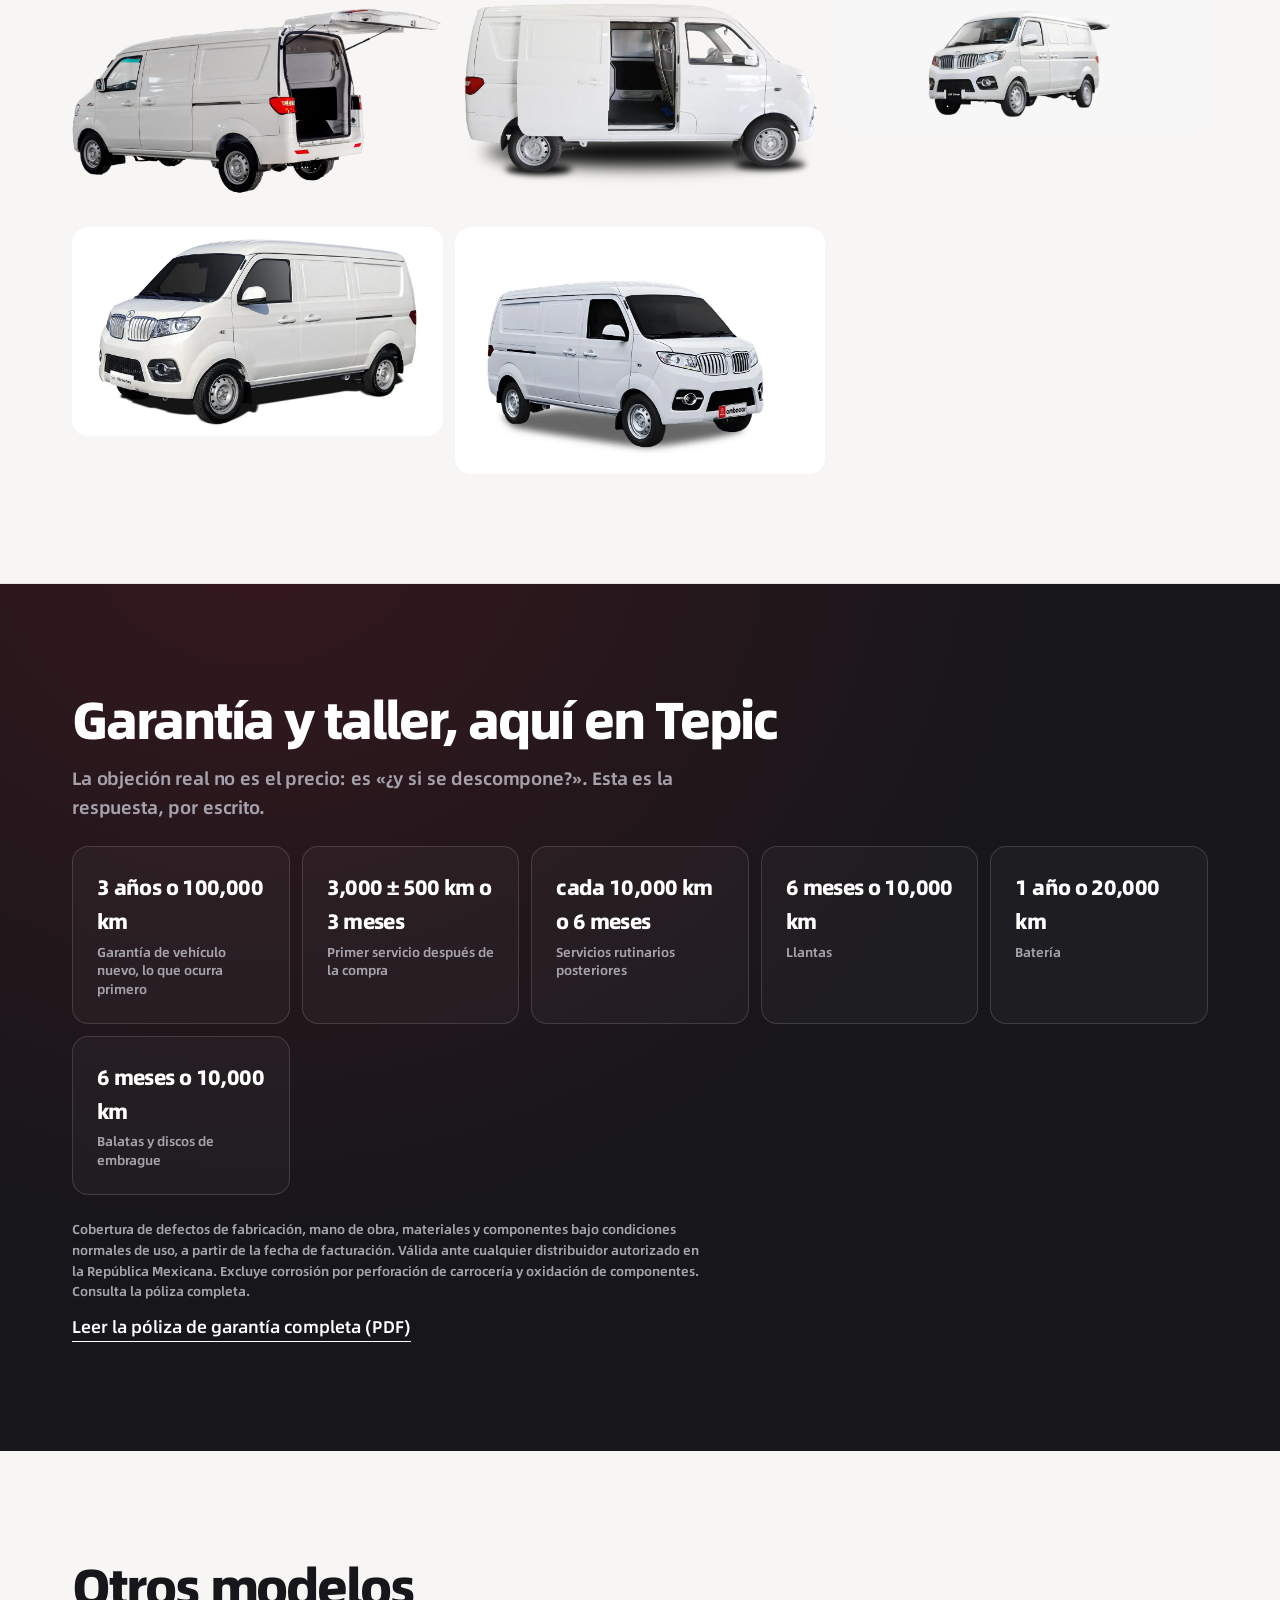
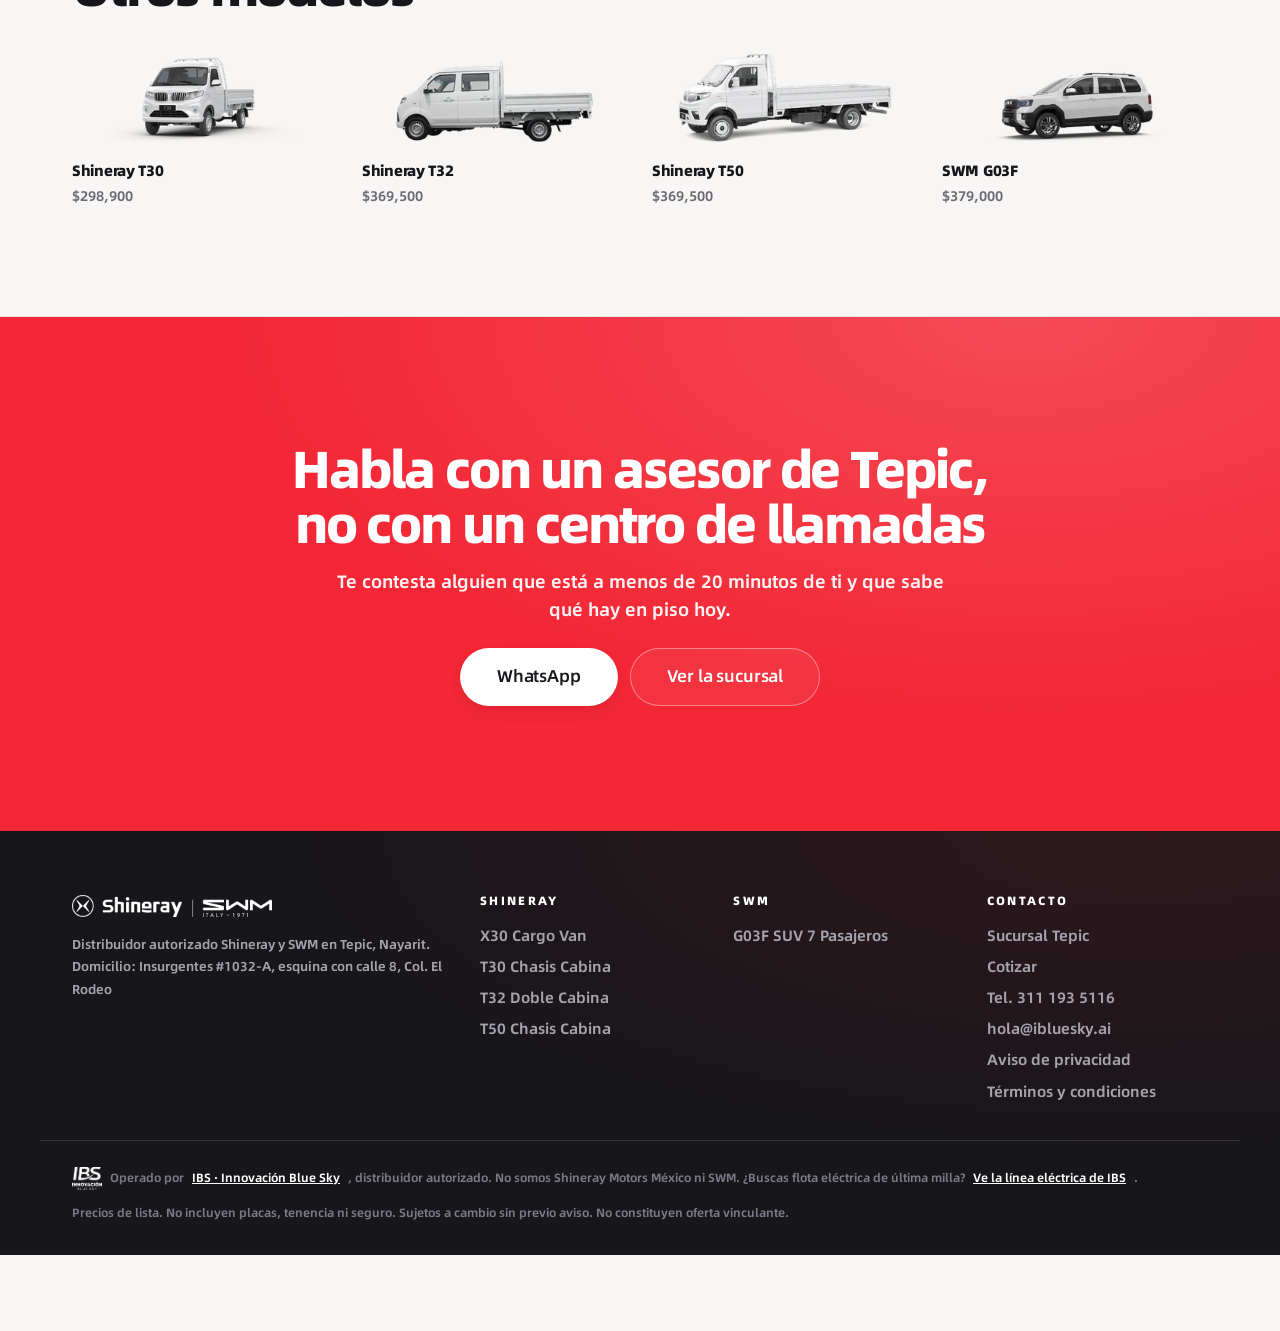
<file: modelos/comerciales/x30/index.html>
<!doctype html>
<html lang="es-MX">
<head>
<meta charset="utf-8">
<meta name="viewport" content="width=device-width,initial-scale=1,viewport-fit=cover">
<title>Shineray X30 Cargo Van: precio $298,900 en Tepic | Distribuidor autorizado</title>
<meta name="description" content="Shineray X30 Cargo Van en Tepic, Nayarit: precio $298,900 MXN, ficha técnica oficial, garantía de 3 años o 100,000 km y taller propio. Distribuidor autorizado.">
<meta name="robots" content="index,follow,max-image-preview:large">
<link rel="canonical" href="https://shineray-tepic.ibluesky.ai/modelos/comerciales/x30/">
<meta name="theme-color" content="#17161A">
<meta name="geo.region" content="MX-NAY"><meta name="geo.placename" content="Tepic, Nayarit">
<meta property="og:type" content="website"><meta property="og:locale" content="es_MX">
<meta property="og:site_name" content="Shineray Tepic">
<meta property="og:url" content="https://shineray-tepic.ibluesky.ai/modelos/comerciales/x30/">
<meta property="og:title" content="Shineray X30 Cargo Van: precio $298,900 en Tepic | Distribuidor autorizado">
<meta property="og:description" content="Shineray X30 Cargo Van en Tepic, Nayarit: precio $298,900 MXN, ficha técnica oficial, garantía de 3 años o 100,000 km y taller propio. Distribuidor autorizado.">
<meta property="og:image" content="https://shineray-tepic.ibluesky.ai/assets/og/x30.jpg">
<meta property="og:image:width" content="1200"><meta property="og:image:height" content="630">
<meta property="og:image:alt" content="Shineray X30 Cargo Van: precio $298,900 en Tepic | Distribuidor autorizado">
<meta name="twitter:card" content="summary_large_image">
<meta name="twitter:title" content="Shineray X30 Cargo Van: precio $298,900 en Tepic | Distribuidor autorizado">
<meta name="twitter:description" content="Shineray X30 Cargo Van en Tepic, Nayarit: precio $298,900 MXN, ficha técnica oficial, garantía de 3 años o 100,000 km y taller propio. Distribuidor autorizado.">
<meta name="twitter:image" content="https://shineray-tepic.ibluesky.ai/assets/og/x30.jpg">
<link rel="preload" href="../../../assets/fonts/sr-600.woff2" as="font" type="font/woff2" crossorigin>
<link rel="preload" as="image" href="../../../assets/models/x30/hero.webp" fetchpriority="high">
<link rel="stylesheet" href="../../../assets/site.css?v=2eff147d">
<link rel="icon" type="image/png" sizes="32x32" href="../../../assets/brand/favicon-32.png">
<link rel="icon" type="image/png" sizes="192x192" href="../../../assets/brand/favicon-192.png">
<link rel="apple-touch-icon" href="../../../apple-touch-icon.png">
<link rel="manifest" href="../../../manifest.webmanifest">
<meta name="apple-mobile-web-app-title" content="Shineray Tepic">
<meta name="application-name" content="Shineray Tepic">
<meta name="mobile-web-app-capable" content="yes">
<meta name="apple-mobile-web-app-capable" content="yes">
<meta name="apple-mobile-web-app-status-bar-style" content="default">

<script type="application/ld+json">{"@context": "https://schema.org", "@type": "Vehicle", "name": "Shineray X30 Cargo Van", "brand": {"@type": "Brand", "name": "Shineray"}, "model": "X30", "vehicleConfiguration": "Cargo Van", "url": "https://shineray-tepic.ibluesky.ai/modelos/comerciales/x30/", "offers": {"@type": "Offer", "price": 298900, "priceCurrency": "MXN", "availability": "https://schema.org/InStock", "seller": {"@type": "AutoDealer", "name": "Shineray Tepic", "url": "https://shineray-tepic.ibluesky.ai"}}, "image": "https://shineray-tepic.ibluesky.ai/assets/og/x30.jpg", "vehicleEngine": {"@type": "EngineSpecification", "fuelType": "Gasolina"}, "warranty": {"@type": "WarrantyPromise", "durationOfWarranty": {"@type": "QuantitativeValue", "value": 3, "unitCode": "ANN"}}}</script><script type="application/ld+json">{"@context": "https://schema.org", "@type": "BreadcrumbList", "itemListElement": [{"@type": "ListItem", "position": 1, "name": "Inicio", "item": "https://shineray-tepic.ibluesky.ai/"}, {"@type": "ListItem", "position": 2, "name": "Shineray X30 Cargo Van", "item": "https://shineray-tepic.ibluesky.ai/modelos/comerciales/x30/"}]}</script>
</head>
<body data-root="../../../">
<a class="skip" href="#main">Saltar al contenido</a>
<header class="hdr"><div class="hdr-shell">
  <div class="hdr-top">
    <a class="brand" href="../../../" aria-label="Shineray y SWM Tepic — inicio">
      <img src="../../../assets/brand/lockup-dark.webp" alt="Shineray · SWM" width="220" height="24" fetchpriority="high">
      <span class="brand-city">Tepic</span>
    </a>
    <div class="hdr-act">
      <a class="btn btn-wa" href="https://wa.me/523111935116?text=Hola%2C%20vi%20su%20sitio%20y%20quiero%20informaci%C3%B3n" data-ev="wa_header">Cotizar en WhatsApp</a>
    </div>
  </div>
  <nav class="hdr-nav" aria-label="Principal"><div class="nav-row">
    <div class="mega-wrap">
      <button class="nav-trigger" type="button" aria-expanded="false" aria-controls="mega-veh">Vehículos<span class="caret" aria-hidden="true"></span></button>
      <div class="mega" id="mega-veh">
        <div class="mega-in">
          <div class="mega-cards"><a class="mcard" href="../../../modelos/comerciales/x30/">
      <img src="../../../assets/models/x30/card.webp" srcset="../../../assets/models/x30/card-350.webp 350w, ../../../assets/models/x30/card.webp 700w" sizes="(max-width:860px) 40vw, 150px" alt="" loading="lazy" decoding="async" width="700" height="310">
      <b>X30</b><span>Cargo Van</span>
      <em>Desde $298,900</em>
      <span class="mcard-go">Ver ficha</span></a><a class="mcard" href="../../../modelos/comerciales/t30/">
      <img src="../../../assets/models/t30/card.webp" srcset="../../../assets/models/t30/card-350.webp 350w, ../../../assets/models/t30/card.webp 700w" sizes="(max-width:860px) 40vw, 150px" alt="" loading="lazy" decoding="async" width="700" height="310">
      <b>T30</b><span>Chasis Cabina</span>
      <em>Desde $298,900</em>
      <span class="mcard-go">Ver ficha</span></a><a class="mcard" href="../../../modelos/comerciales/t32/">
      <img src="../../../assets/models/t32/card.webp" srcset="../../../assets/models/t32/card-350.webp 350w, ../../../assets/models/t32/card.webp 700w" sizes="(max-width:860px) 40vw, 150px" alt="" loading="lazy" decoding="async" width="700" height="310">
      <b>T32</b><span>Doble Cabina</span>
      <em>Desde $369,500</em>
      <span class="mcard-go">Ver ficha</span></a><a class="mcard" href="../../../modelos/comerciales/t50/">
      <img src="../../../assets/models/t50/card.webp" srcset="../../../assets/models/t50/card-350.webp 350w, ../../../assets/models/t50/card.webp 700w" sizes="(max-width:860px) 40vw, 150px" alt="" loading="lazy" decoding="async" width="700" height="310">
      <b>T50</b><span>Chasis Cabina</span>
      <em>Desde $369,500</em>
      <span class="mcard-go">Ver ficha</span></a><a class="mcard" href="../../../modelos/suv/g03f/">
      <img src="../../../assets/models/g03f/card.webp" srcset="../../../assets/models/g03f/card-350.webp 350w, ../../../assets/models/g03f/card.webp 700w" sizes="(max-width:860px) 40vw, 150px" alt="" loading="lazy" decoding="async" width="700" height="310">
      <b>G03F</b><span>SUV 7 Pasajeros</span>
      <em>Desde $379,000</em>
      <span class="mcard-go">Ver ficha</span></a></div>
          <div class="mega-links">
            <a href="../../../#comparador">Comparar los cinco</a>
            <a href="https://wa.me/523111935116?text=Hola%2C%20quiero%20cotizar%20varias%20unidades%20para%20mi%20flotilla" data-ev="wa_flotilla">Compra por flotilla</a>
            <a href="../../../sucursales/tepic/">Sucursal Tepic</a>
            <a href="../../../cotizar/">Pedir cotización</a>
          </div>
        </div>
      </div>
    </div>
    <a href="../../../#comparador">Comparador</a>
    <a href="../../../sucursales/tepic/">Sucursal Tepic</a>
  </div></nav>
  <div class="hdr-prog" aria-hidden="true"><i></i></div>
</div></header>
<main id="main">
<div class="modelbar" id="modelbar">
  <div class="wrap modelbar-in">
    <div class="modelbar-id"><b>Shineray X30</b><span>Cargo Van</span></div>
    <div class="modelbar-price">$298,900 <em>MXN</em></div>
    <div class="modelbar-act">
      
      <a class="btn btn-wa" href="https://wa.me/523111935116?text=Hola%2C%20me%20interesa%20el%20Shineray%20X30.%20Quiero%20precio%20y%20disponibilidad%20en%20Tepic" data-ev="wa_bar">WhatsApp</a>
    </div>
  </div>
</div>

<section class="hero-m"><div class="wrap">
 <div class="stage-head"><div class="eyebrow">Shineray<span>· Carga bajo techo</span></div></div>
 <div class="stage">
   <span class="stage-word" aria-hidden="true">X30</span>
   <div class="stage-veh"><div class="spin" data-frames="21" data-start="14" data-src="../../../assets/models/x30/360/">
      <img class="spin-img" src="../../../assets/models/x30/hero.webp" alt="Shineray X30 cargo van, tres cuartos frontal" width="1600" height="709" fetchpriority="high" decoding="async">
      <button class="spin-hint" type="button">Girar 360°</button>
    </div></div>
 </div>
 <div class="stage-foot">
   <h1>Shineray X30 Cargo Van</h1>
   <p class="stage-meta">910 kg carga nominal · ≈4.3 m³ volumen útil · 102 hp potencia</p>
   <div class="price"><span class="price-k">Desde</span><span class="price-v">$298,900</span><span class="price-c">MXN</span></div>
   <div class="cta-row cta-center">
     <a class="btn btn-ink btn-lg" href="https://wa.me/523111935116?text=Hola%2C%20me%20interesa%20el%20Shineray%20X30.%20Quiero%20precio%20y%20disponibilidad%20en%20Tepic" data-ev="wa_hero">Preguntar por WhatsApp</a>
     <a class="btn btn-line btn-lg" href="#h-ficha">Ver ficha técnica</a>
   </div>
   <p class="lede lede-center">910 kg y cerca de 4.3 m³ cerrados. Para paquetería de última milla, farmacia, refacciones y todo lo que no puede mojarse ni verse desde la calle.</p>
   <p class="price-note">Precio de lista.</p>
 </div>
</div></section>

<section class="sec-tight sec-dark sec-stat" aria-label="Datos clave"><div class="wrap">
  <div class="kpis kpis-full"><div class="kpi"><b>910 kg</b><span>Carga nominal</span><em>Pensada para paquete y caja, no para material pesado.</em></div><div class="kpi"><b>≈4.3 m³</b><span>Volumen útil</span><em>La carga va cerrada: no se moja ni se ve desde la calle.</em></div><div class="kpi"><b>102 hp</b><span>Potencia</span><em>Motor más chico porque mueve volumen, no toneladas.</em></div><div class="kpi"><b>16.3 km/L</b><span>Rendimiento máximo</span><em>El de mejor rendimiento de toda la línea Shineray.</em></div></div>
</div></section>

<section class="sec" aria-labelledby="h-spot"><div class="wrap">
  <div class="eyebrow">Shineray<span>· X30</span></div>
  <h2 id="h-spot">Lo que hace diferente a este modelo</h2>
  <div class="spotlights"><div class="spotlight">
          <div class="spotlight-img"><img src="../../../assets/models/x30/360/01.webp" alt="Shineray X30 Cargo Van — detalle 1" loading="lazy" decoding="async" width="1400" height="660"></div>
          <div><span class="spotlight-n">01</span><h3>Carga cerrada, no a la vista</h3><p>Cerca de 4.3 m³ bajo techo: paquetería, medicamento y refacciones no se mojan ni se ven desde la calle, a diferencia de una plataforma abierta.</p></div>
        </div><div class="spotlight flip">
          <div class="spotlight-img"><img src="../../../assets/models/x30/360/04.webp" alt="Shineray X30 Cargo Van — detalle 2" loading="lazy" decoding="async" width="1400" height="660"></div>
          <div><span class="spotlight-n">02</span><h3>El de mejor rendimiento de la línea</h3><p>16.3 km/L máximo. Menos cilindrada, menos consumo: la cargo van está pensada para volumen de última milla, no para tonelaje.</p></div>
        </div><div class="spotlight">
          <div class="spotlight-img"><img src="../../../assets/models/x30/360/06.webp" alt="Shineray X30 Cargo Van — detalle 3" loading="lazy" decoding="async" width="1400" height="660"></div>
          <div><span class="spotlight-n">03</span><h3>910 kg pensados para volumen, no peso</h3><p>Motor de 102 hp, el más chico de los cuatro comerciales, porque mueve cajas y paquete, no material de construcción.</p></div>
        </div></div>
</div></section>

<section class="sec sec-alt" aria-labelledby="h-para"><div class="wrap cols2">
  <div><h2 id="h-para">Para quién es</h2><ul class="ticks"><li>Paquetería y última milla</li><li>Farmacias y distribución de medicamento</li><li>Refacciones y ferretería</li><li>Servicio técnico a domicilio</li></ul></div>
  <div class="disp-box">
    <h3>Disponibilidad en Tepic</h3>
    <p><span class="pend" data-pend="inventario_x30" title="Dato pendiente: Unidades en piso">UNIDADES EN PISO · PENDIENTE</span></p>
    <p class="disp-note">Publicamos existencias reales, no promesas. Si no la tenemos en piso te decimos el tiempo de entrega exacto antes de que dejes anticipo.</p>
    <a class="btn btn-red" href="https://wa.me/523111935116?text=Hola%2C%20%C2%BFhay%20X30%20disponible%20en%20piso%20en%20Tepic%3F" data-ev="wa_disp">Preguntar existencia hoy</a>
  </div>
</div></section>



<section class="sec" aria-labelledby="h-ficha"><div class="wrap">
  <h2 id="h-ficha">Ficha técnica completa</h2>
  <p class="lede">Datos de la ficha técnica oficial de Shineray Motors México. No inventamos cifras: si algo no aparece aquí es porque el fabricante no lo publica.</p>
  
  <div class="specs"><table class="spec"><caption>Generales</caption><tbody><tr><th scope="row">Norma de emisiones</th><td>Euro VI</td></tr><tr><th scope="row">Longitud</th><td>4,200 mm</td></tr><tr><th scope="row">Ancho</th><td>1,680 mm</td></tr><tr><th scope="row">Altura</th><td>1,930 mm</td></tr><tr><th scope="row">Distancia entre ejes</th><td>2,700 mm</td></tr><tr><th scope="row">Caja de carga interior (L×A×A)</th><td>2,215 × 1,480 × 1,310 mm</td></tr><tr><th scope="row">Volumen útil aproximado</th><td>≈4.3 m³ (calculado con medidas interiores de ficha)</td></tr><tr><th scope="row">Peso en orden de marcha</th><td>1,140 kg</td></tr><tr><th scope="row">Masa de carga nominal</th><td>910 kg</td></tr><tr><th scope="row">Masa total máxima</th><td>2,050 kg</td></tr><tr><th scope="row">Pasajeros</th><td>2</td></tr><tr><th scope="row">Neumáticos</th><td>175/70 R14</td></tr></tbody></table><table class="spec"><caption>Grupo motriz</caption><tbody><tr><th scope="row">Motor</th><td>SWJ15 · 4 cilindros</td></tr><tr><th scope="row">Cilindrada</th><td>1,499 cc</td></tr><tr><th scope="row">Combustible</th><td>Gasolina · 45 L</td></tr><tr><th scope="row">Potencia</th><td>102 hp</td></tr><tr><th scope="row">Torque</th><td>145 N·m @ 3,900 rpm</td></tr><tr><th scope="row">Transmisión</th><td>Manual de 5 velocidades + reversa</td></tr><tr><th scope="row">Rendimiento</th><td>9.9 a 16.3 km/L</td></tr></tbody></table><table class="spec"><caption>Chasis y frenos</caption><tbody><tr><th scope="row">Suspensión delantera</th><td>McPherson</td></tr><tr><th scope="row">Suspensión trasera</th><td>Muelles de chapa de acero</td></tr><tr><th scope="row">Número de ballestas</th><td>–/5</td></tr><tr><th scope="row">Freno delantero</th><td>Disco</td></tr><tr><th scope="row">Freno trasero</th><td>Tambor</td></tr><tr><th scope="row">Rueda</th><td>Rin de acero</td></tr></tbody></table><table class="spec"><caption>Seguridad y equipo</caption><tbody><tr><th scope="row">ABS</th><td>Sí</td></tr><tr><th scope="row">ESC</th><td>Sí</td></tr><tr><th scope="row">Dirección asistida eléctrica (EPS)</th><td>Sí</td></tr><tr><th scope="row">Sensor de reversa y cámara trasera</th><td>Sí</td></tr><tr><th scope="row">Pantalla MP5 todo en uno</th><td>Sí</td></tr><tr><th scope="row">Faros antiniebla delanteros y traseros</th><td>Sí</td></tr><tr><th scope="row">Llaves</th><td>2 mandos a distancia</td></tr></tbody></table></div>
  <p><a class="lnk-pdf" href="../../../assets/docs/ficha%20tecnica%20x30.pdf" target="_blank" rel="noopener">Descargar ficha técnica oficial (PDF)</a></p>
</div></section>

<section class="sec sec-vid" aria-labelledby="h-vid-x30"><div class="wrap">
  <div class="vid-head">
    <div class="eyebrow">En video</div>
    <h2 id="h-vid-x30">La X30 por dentro</h2>
    <p class="lede lede-center">Capacidad, volumen de carga y accesos, con la unidad abierta a cuadro.</p>
  </div>
  <div class="vid-frame">
    <video controls preload="none" playsinline poster="../../../assets/video/x30.webp">
      <source src="../../../assets/video/x30.mp4" type="video/mp4">
      Tu navegador no reproduce video. <a href="../../../assets/video/x30.mp4">Descárgalo aquí</a>.
    </video>
  </div>
  <p class="fine fine-center">Material de Shineray Motors México. No se descarga hasta que le das reproducir.</p>
</div></section>

<section class="sec" aria-labelledby="h-gal"><div class="wrap">
      <h2 id="h-gal">Galería</h2>
      <div class="gal"><img src="../../../assets/models/x30/gal/00.webp" alt="Shineray X30 Cargo Van — imagen 1" loading="lazy" decoding="async" width="1300" height="800"><img src="../../../assets/models/x30/gal/01.webp" alt="Shineray X30 Cargo Van — imagen 2" loading="lazy" decoding="async" width="1300" height="800"><img src="../../../assets/models/x30/gal/02.webp" alt="Shineray X30 Cargo Van — imagen 3" loading="lazy" decoding="async" width="1300" height="800"><img src="../../../assets/models/x30/gal/03.webp" alt="Shineray X30 Cargo Van — imagen 4" loading="lazy" decoding="async" width="1300" height="800"><img src="../../../assets/models/x30/gal/04.webp" alt="Shineray X30 Cargo Van — imagen 5" loading="lazy" decoding="async" width="1300" height="800"><img src="../../../assets/models/x30/gal/05.webp" alt="Shineray X30 Cargo Van — imagen 6" loading="lazy" decoding="async" width="1300" height="800"><img src="../../../assets/models/x30/gal/06.webp" alt="Shineray X30 Cargo Van — imagen 7" loading="lazy" decoding="async" width="1300" height="800"><img src="../../../assets/models/x30/gal/07.webp" alt="Shineray X30 Cargo Van — imagen 8" loading="lazy" decoding="async" width="1300" height="800"></div></div></section>

<section class="sec sec-dark" aria-labelledby="h-gar"><div class="wrap">
  <h2 id="h-gar">Garantía y taller, aquí en Tepic</h2>
  <p class="lede">La objeción real no es el precio: es «¿y si se descompone?». Esta es la respuesta, por escrito.</p>
  <div class="gar-grid">
    <div class="gar"><b>3 años o 100,000 km</b><span>Garantía de vehículo nuevo, lo que ocurra primero</span></div>
    <div class="gar"><b>3,000 ± 500 km o 3 meses</b><span>Primer servicio después de la compra</span></div>
    <div class="gar"><b>cada 10,000 km o 6 meses</b><span>Servicios rutinarios posteriores</span></div>
    <div class="gar"><b>6 meses o 10,000 km</b><span>Llantas</span></div>
    <div class="gar"><b>1 año o 20,000 km</b><span>Batería</span></div>
    <div class="gar"><b>6 meses o 10,000 km</b><span>Balatas y discos de embrague</span></div>
  </div>
  <p class="fine">Cobertura de defectos de fabricación, mano de obra, materiales y componentes bajo condiciones normales de uso, a partir de la fecha de facturación. Válida ante cualquier distribuidor autorizado en la República Mexicana. Excluye corrosión por perforación de carrocería y oxidación de componentes. Consulta la póliza completa.</p>
  <a class="lnk-pdf lnk-inv" href="../../../assets/docs/Garantia%20Shineray%20MX.pdf" target="_blank" rel="noopener">Leer la póliza de garantía completa (PDF)</a>
</div></section>

<section class="sec" aria-labelledby="h-otros"><div class="wrap">
  <h2 id="h-otros">Otros modelos</h2><div class="minis"><a class="mini" href="../../../modelos/comerciales/t30/"><img src="../../../assets/models/t30/card.webp" srcset="../../../assets/models/t30/card-350.webp 350w, ../../../assets/models/t30/card.webp 700w" sizes="(max-width:860px) 45vw, 200px" alt="" loading="lazy" decoding="async" width="700" height="310"><b>Shineray T30</b><span>$298,900</span></a><a class="mini" href="../../../modelos/comerciales/t32/"><img src="../../../assets/models/t32/card.webp" srcset="../../../assets/models/t32/card-350.webp 350w, ../../../assets/models/t32/card.webp 700w" sizes="(max-width:860px) 45vw, 200px" alt="" loading="lazy" decoding="async" width="700" height="310"><b>Shineray T32</b><span>$369,500</span></a><a class="mini" href="../../../modelos/comerciales/t50/"><img src="../../../assets/models/t50/card.webp" srcset="../../../assets/models/t50/card-350.webp 350w, ../../../assets/models/t50/card.webp 700w" sizes="(max-width:860px) 45vw, 200px" alt="" loading="lazy" decoding="async" width="700" height="310"><b>Shineray T50</b><span>$369,500</span></a><a class="mini" href="../../../modelos/suv/g03f/"><img src="../../../assets/models/g03f/card.webp" srcset="../../../assets/models/g03f/card-350.webp 350w, ../../../assets/models/g03f/card.webp 700w" sizes="(max-width:860px) 45vw, 200px" alt="" loading="lazy" decoding="async" width="700" height="310"><b>SWM G03F</b><span>$379,000</span></a></div></div></section>

<section class="sec sec-red" id="contacto"><div class="wrap cta-final">
  <h2>Habla con un asesor de Tepic, no con un centro de llamadas</h2>
  <p>Te contesta alguien que está a menos de 20 minutos de ti y que sabe qué hay en piso hoy.</p>
  <div class="cta-row">
    <a class="btn btn-wht btn-lg" href="https://wa.me/523111935116?text=Hola%2C%20me%20interesa%20el%20X30" data-ev="wa_final">WhatsApp</a>
    <a class="btn btn-ghost-w btn-lg" href="../../../sucursales/tepic/">Ver la sucursal</a>
  </div>
</div></section>
</main>
<footer class="ftr">
 <div class="wrap ftr-grid">
  <div>
    <img src="../../../assets/brand/lockup-white.webp" alt="Shineray · SWM" width="220" height="24" loading="lazy">
    <p class="ftr-legal">Distribuidor autorizado Shineray y SWM en Tepic, Nayarit.<br>
      Domicilio: Insurgentes #1032-A, esquina con calle 8, Col. El Rodeo</p>
  </div>
  <div><h3>Shineray</h3>
    <a href="../../../modelos/comerciales/x30/">X30 Cargo Van</a><a href="../../../modelos/comerciales/t30/">T30 Chasis Cabina</a><a href="../../../modelos/comerciales/t32/">T32 Doble Cabina</a><a href="../../../modelos/comerciales/t50/">T50 Chasis Cabina</a></div>
  <div><h3>SWM</h3>
    <a href="../../../modelos/suv/g03f/">G03F SUV 7 Pasajeros</a></div>
  <div><h3>Contacto</h3>
    <a href="../../../sucursales/tepic/">Sucursal Tepic</a>
    <a href="../../../cotizar/">Cotizar</a>
    <div class="ftr-p">Tel. 311 193 5116</div>
    <a href="mailto:hola@ibluesky.ai">hola@ibluesky.ai</a>
    <a href="https://ibluesky.ai/aviso-de-privacidad.html" target="_blank" rel="noopener">Aviso de privacidad</a>
    <a href="https://ibluesky.ai/terminos-y-condiciones.html" target="_blank" rel="noopener">Términos y condiciones</a></div>
 </div>
 <div class="wrap ftr-bot">
   <span class="ftr-ibs"><img src="../../../assets/brand/ibs-white.webp" alt="" width="34" height="27" loading="lazy">
     Operado por <a href="https://ibluesky.ai" target="_blank" rel="noopener">IBS · Innovación Blue Sky</a>, distribuidor autorizado.
     No somos Shineray Motors México ni SWM. ¿Buscas flota eléctrica de última milla?
     <a href="https://ibluesky.ai" target="_blank" rel="noopener">Ve la línea eléctrica de IBS</a>.</span>
   <span>Precios de lista. No incluyen placas, tenencia ni seguro. Sujetos a cambio sin previo aviso. No constituyen oferta vinculante.</span>
 </div>
</footer>
<a class="fab" href="https://wa.me/523111935116?text=Hola%2C%20quiero%20informaci%C3%B3n%20de%20un%20veh%C3%ADculo%20Shineray" data-ev="wa_fab" aria-label="Escribir por WhatsApp">
  <svg viewBox="0 0 24 24" width="22" height="22" aria-hidden="true"><path fill="currentColor" d="M17.5 14.4c-.3-.2-1.7-.9-2-1-.3-.1-.5-.2-.7.1s-.8 1-.9 1.2c-.2.2-.3.2-.6.1-.3-.2-1.2-.5-2.3-1.4-.9-.8-1.4-1.7-1.6-2s0-.4.1-.6l.5-.5c.1-.2.2-.3.3-.5s0-.4 0-.5c0-.2-.7-1.6-.9-2.2-.2-.6-.5-.5-.7-.5h-.6c-.2 0-.5.1-.8.4-.3.3-1 1-1 2.5s1.1 2.9 1.2 3.1c.2.2 2.1 3.2 5.1 4.5.7.3 1.3.5 1.7.6.7.2 1.4.2 1.9.1.6-.1 1.7-.7 2-1.4.2-.7.2-1.2.2-1.4-.1-.1-.3-.2-.6-.3z"/><path fill="currentColor" d="M12 2a10 10 0 0 0-8.6 15L2 22l5.2-1.4A10 10 0 1 0 12 2zm0 18.2c-1.6 0-3.1-.4-4.4-1.2l-.3-.2-3.1.8.8-3-.2-.3A8.2 8.2 0 1 1 12 20.2z"/></svg>
  <span>WhatsApp</span>
</a>
<script src="../../../assets/site.js?v=2eff147d" defer></script>
</body></html>
</file>
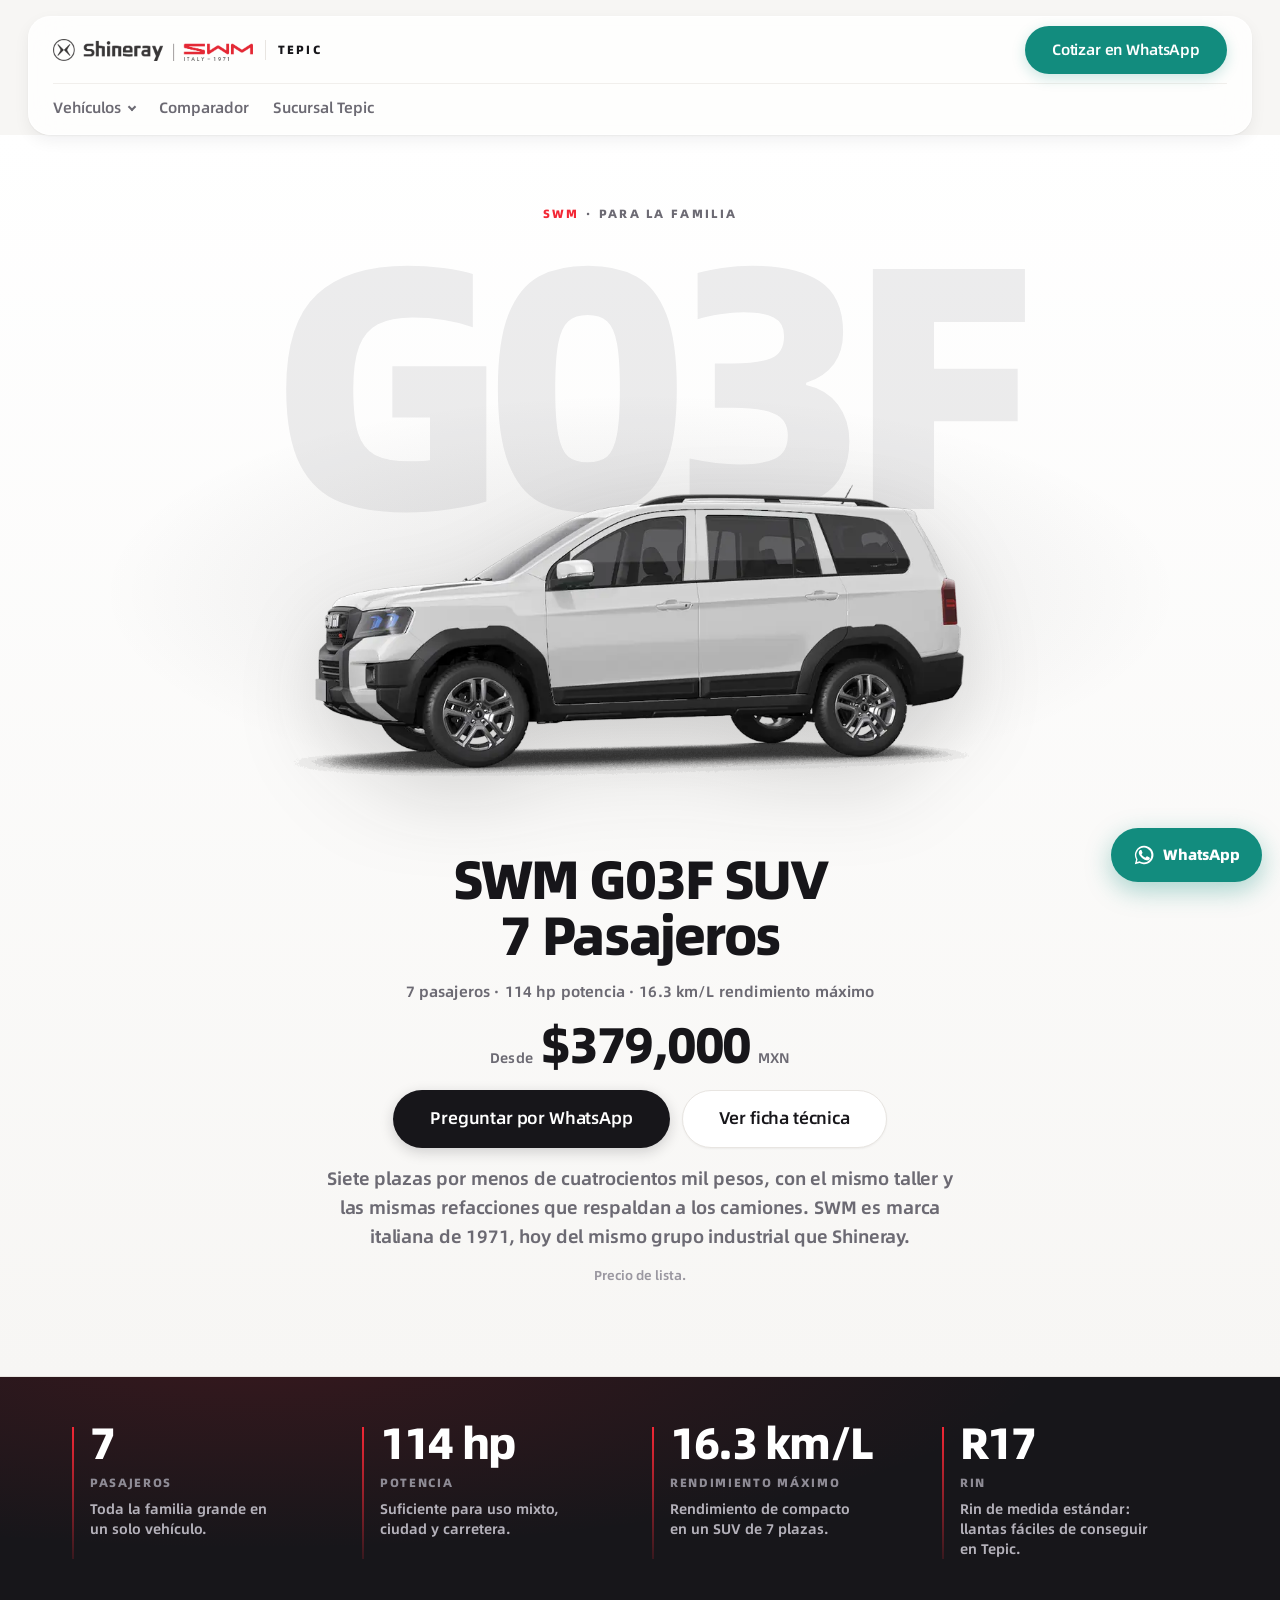
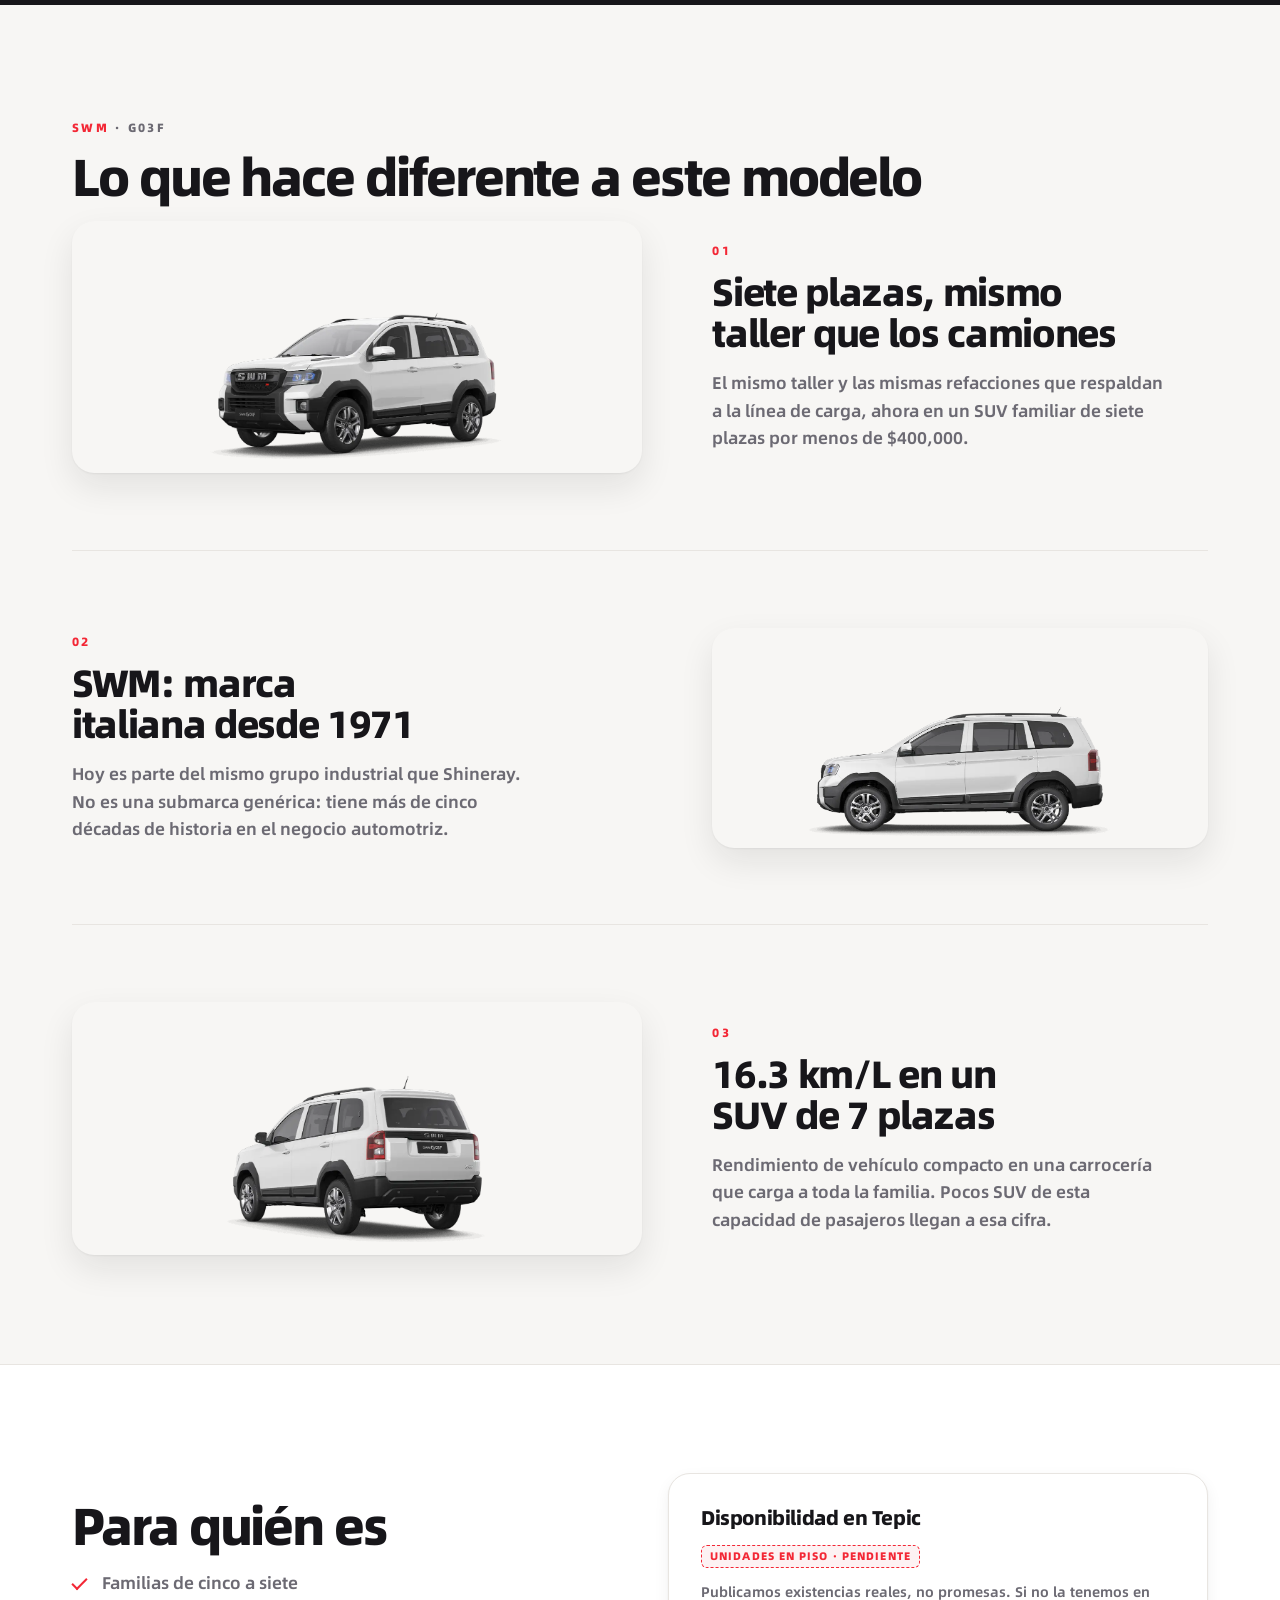
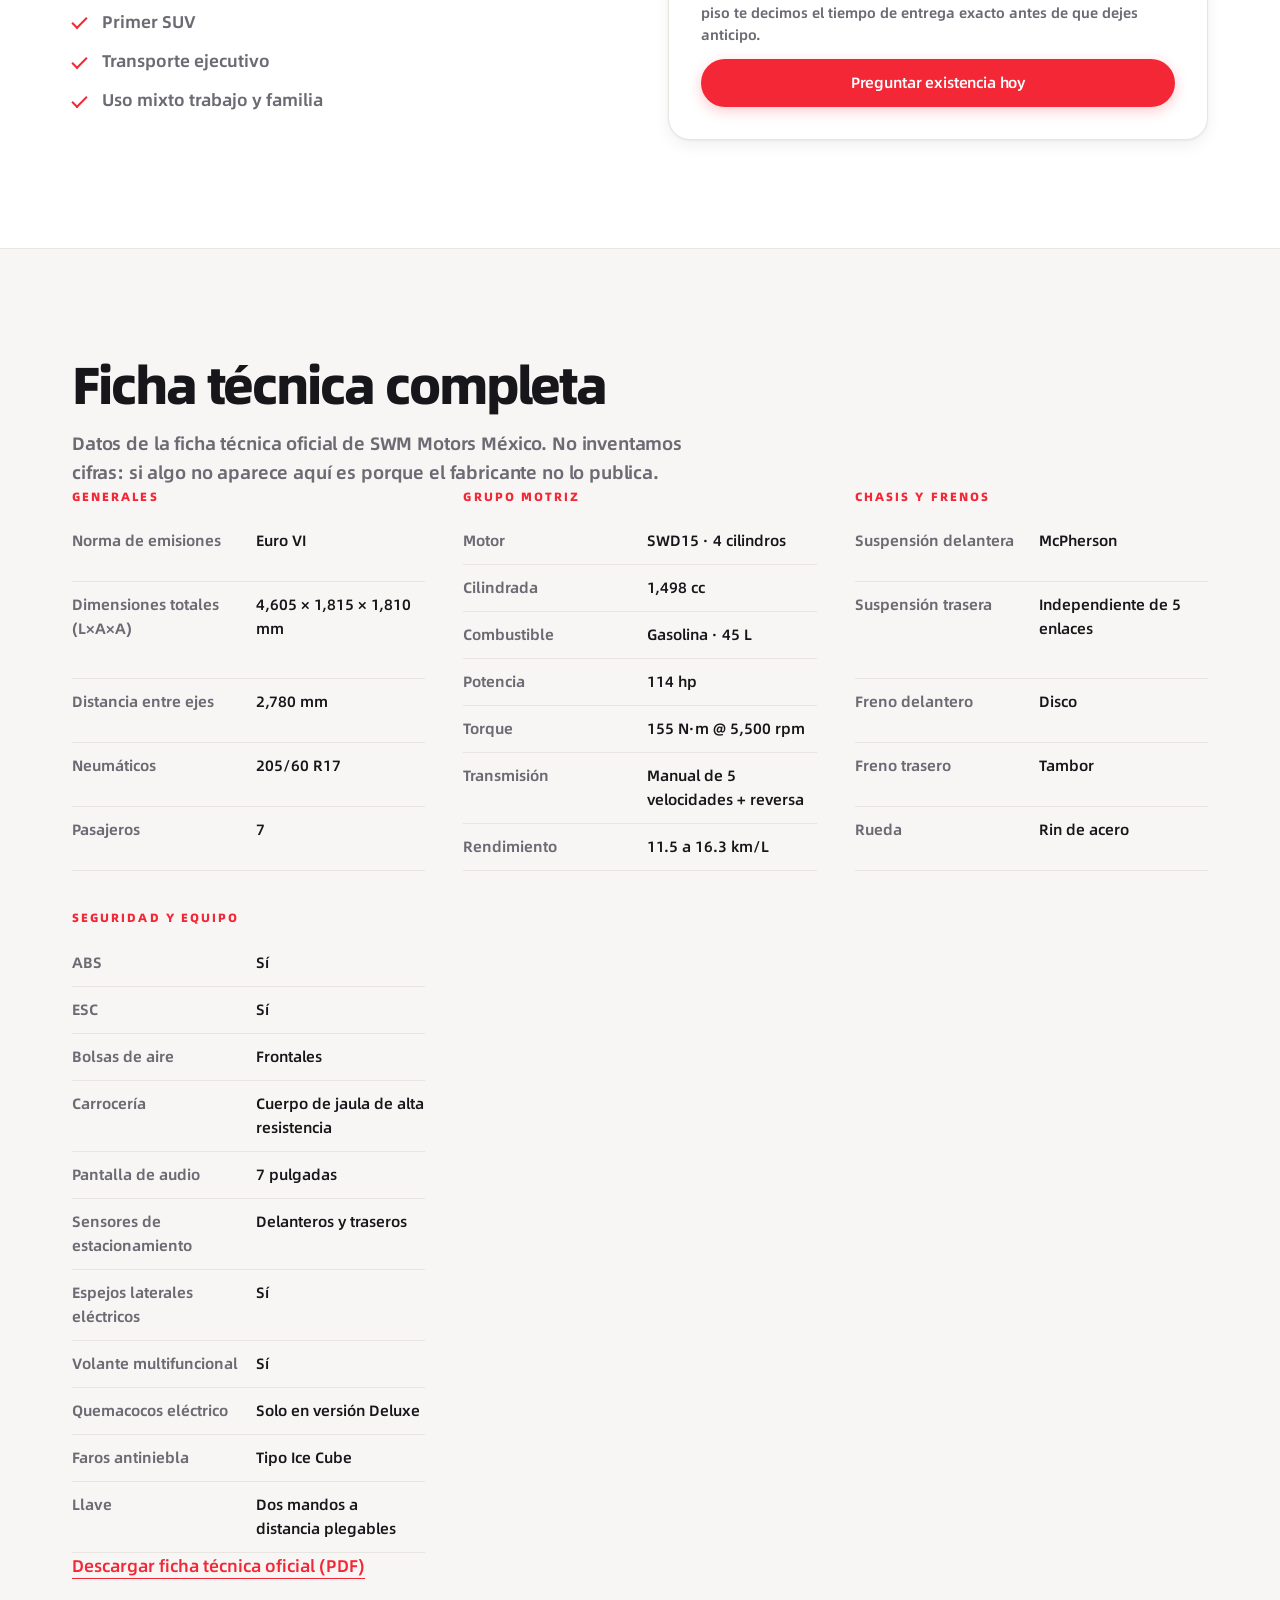
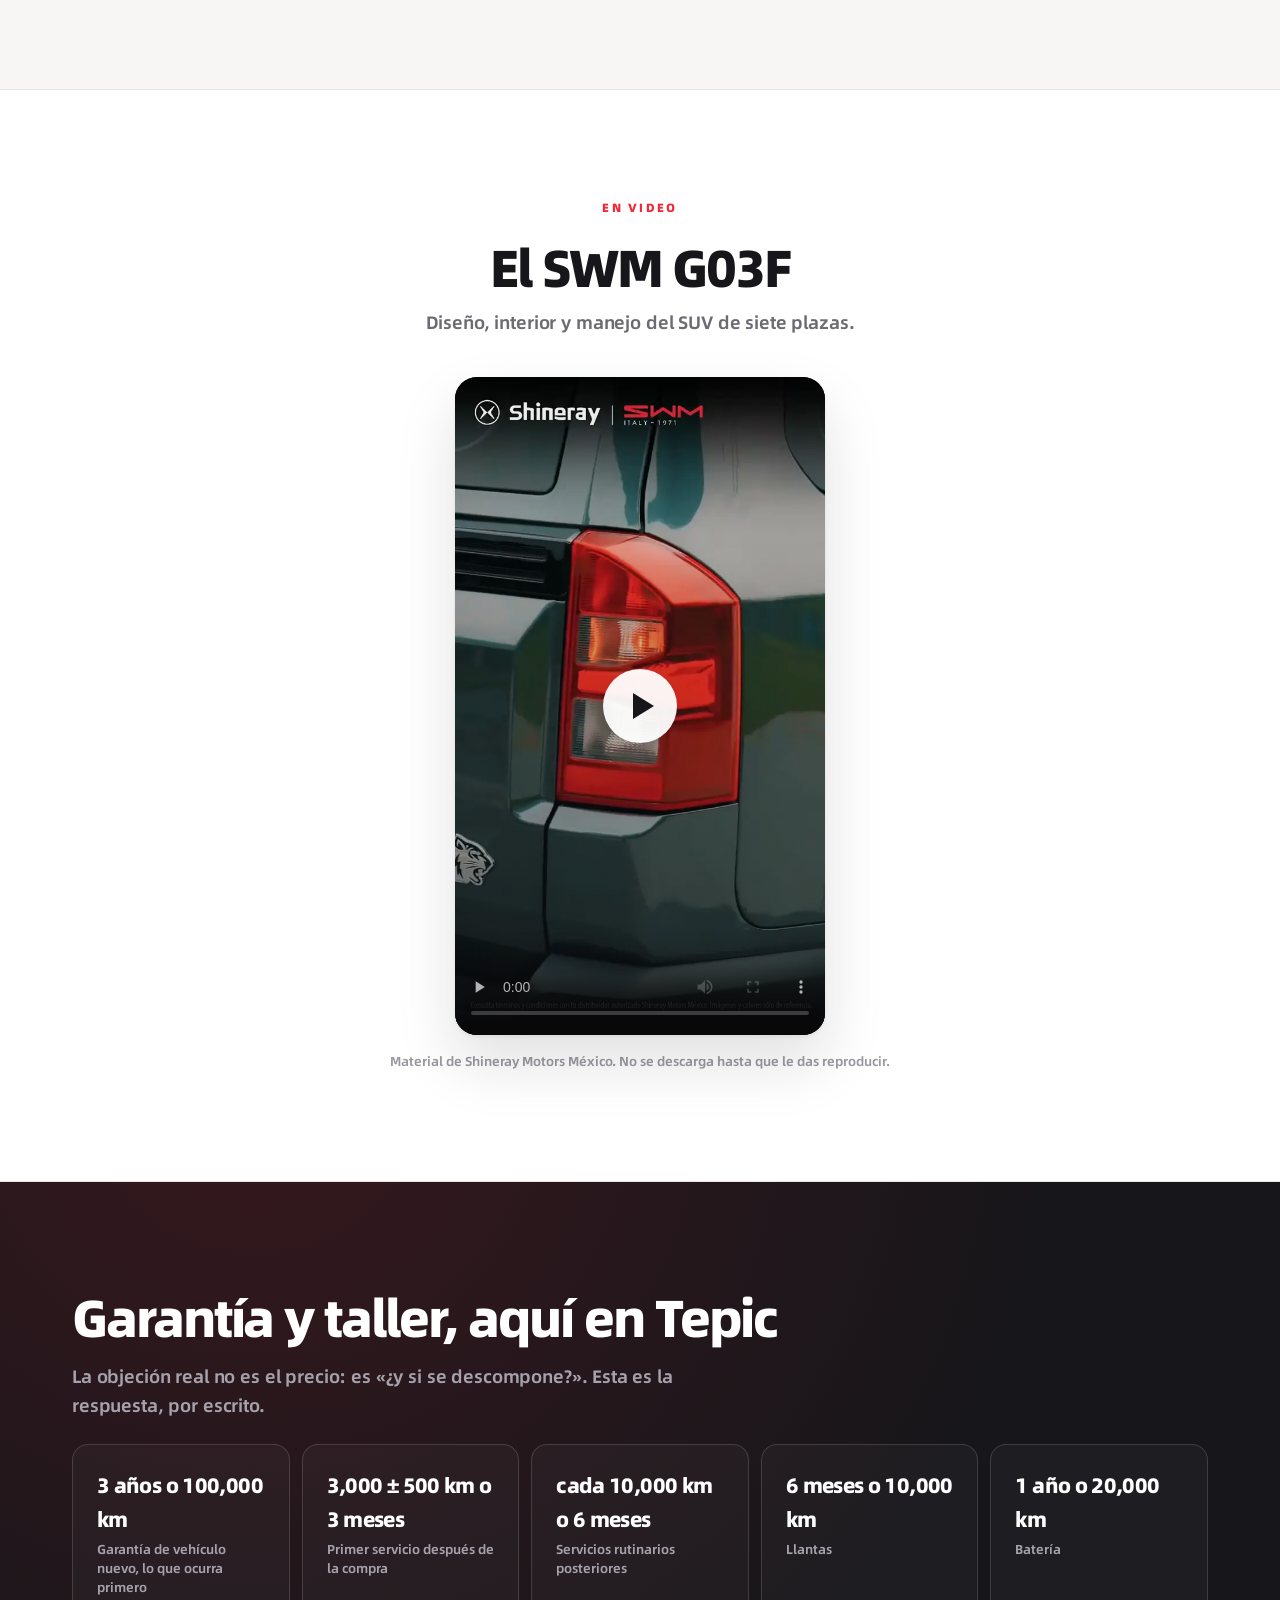
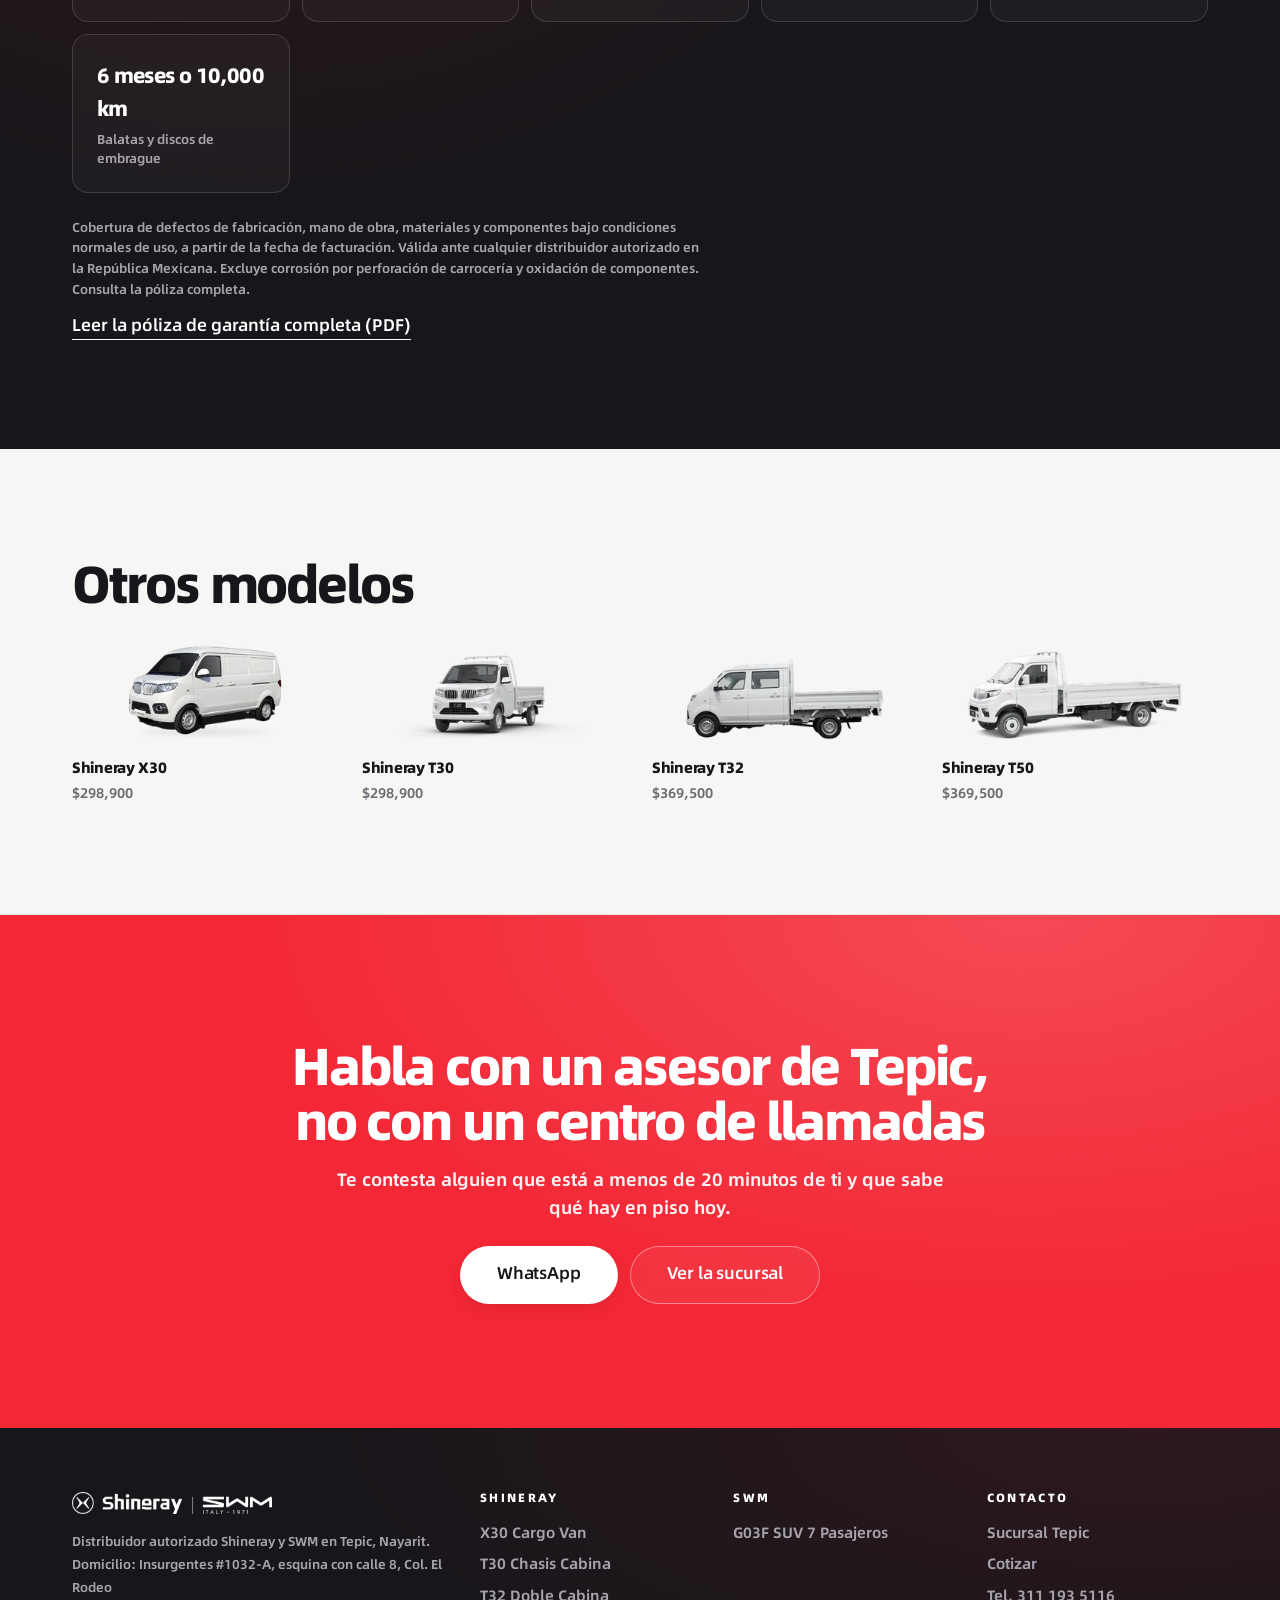
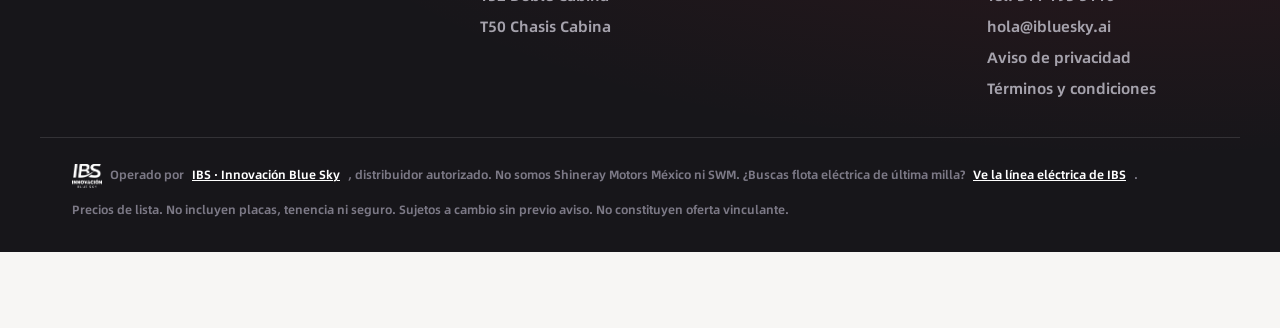
<file: modelos/suv/g03f/index.html>
<!doctype html>
<html lang="es-MX">
<head>
<meta charset="utf-8">
<meta name="viewport" content="width=device-width,initial-scale=1,viewport-fit=cover">
<title>SWM G03F SUV 7 Pasajeros: precio $379,000 en Tepic | Distribuidor autorizado</title>
<meta name="description" content="SWM G03F SUV 7 Pasajeros en Tepic, Nayarit: precio $379,000 MXN, ficha técnica oficial, garantía de 3 años o 100,000 km y taller propio. Distribuidor autorizado.">
<meta name="robots" content="index,follow,max-image-preview:large">
<link rel="canonical" href="https://shineray-tepic.ibluesky.ai/modelos/suv/g03f/">
<meta name="theme-color" content="#17161A">
<meta name="geo.region" content="MX-NAY"><meta name="geo.placename" content="Tepic, Nayarit">
<meta property="og:type" content="website"><meta property="og:locale" content="es_MX">
<meta property="og:site_name" content="Shineray Tepic">
<meta property="og:url" content="https://shineray-tepic.ibluesky.ai/modelos/suv/g03f/">
<meta property="og:title" content="SWM G03F SUV 7 Pasajeros: precio $379,000 en Tepic | Distribuidor autorizado">
<meta property="og:description" content="SWM G03F SUV 7 Pasajeros en Tepic, Nayarit: precio $379,000 MXN, ficha técnica oficial, garantía de 3 años o 100,000 km y taller propio. Distribuidor autorizado.">
<meta property="og:image" content="https://shineray-tepic.ibluesky.ai/assets/og/g03f.jpg">
<meta property="og:image:width" content="1200"><meta property="og:image:height" content="630">
<meta property="og:image:alt" content="SWM G03F SUV 7 Pasajeros: precio $379,000 en Tepic | Distribuidor autorizado">
<meta name="twitter:card" content="summary_large_image">
<meta name="twitter:title" content="SWM G03F SUV 7 Pasajeros: precio $379,000 en Tepic | Distribuidor autorizado">
<meta name="twitter:description" content="SWM G03F SUV 7 Pasajeros en Tepic, Nayarit: precio $379,000 MXN, ficha técnica oficial, garantía de 3 años o 100,000 km y taller propio. Distribuidor autorizado.">
<meta name="twitter:image" content="https://shineray-tepic.ibluesky.ai/assets/og/g03f.jpg">
<link rel="preload" href="../../../assets/fonts/sr-600.woff2" as="font" type="font/woff2" crossorigin>
<link rel="preload" as="image" href="../../../assets/models/g03f/hero.webp" fetchpriority="high">
<link rel="stylesheet" href="../../../assets/site.css?v=2eff147d">
<link rel="icon" type="image/png" sizes="32x32" href="../../../assets/brand/favicon-32.png">
<link rel="icon" type="image/png" sizes="192x192" href="../../../assets/brand/favicon-192.png">
<link rel="apple-touch-icon" href="../../../apple-touch-icon.png">
<link rel="manifest" href="../../../manifest.webmanifest">
<meta name="apple-mobile-web-app-title" content="Shineray Tepic">
<meta name="application-name" content="Shineray Tepic">
<meta name="mobile-web-app-capable" content="yes">
<meta name="apple-mobile-web-app-capable" content="yes">
<meta name="apple-mobile-web-app-status-bar-style" content="default">

<script type="application/ld+json">{"@context": "https://schema.org", "@type": "Vehicle", "name": "SWM G03F SUV 7 Pasajeros", "brand": {"@type": "Brand", "name": "SWM"}, "model": "G03F", "vehicleConfiguration": "SUV 7 Pasajeros", "url": "https://shineray-tepic.ibluesky.ai/modelos/suv/g03f/", "offers": {"@type": "Offer", "price": 379000, "priceCurrency": "MXN", "availability": "https://schema.org/InStock", "seller": {"@type": "AutoDealer", "name": "Shineray Tepic", "url": "https://shineray-tepic.ibluesky.ai"}}, "image": "https://shineray-tepic.ibluesky.ai/assets/og/g03f.jpg", "vehicleEngine": {"@type": "EngineSpecification", "fuelType": "Gasolina"}, "warranty": {"@type": "WarrantyPromise", "durationOfWarranty": {"@type": "QuantitativeValue", "value": 3, "unitCode": "ANN"}}}</script><script type="application/ld+json">{"@context": "https://schema.org", "@type": "BreadcrumbList", "itemListElement": [{"@type": "ListItem", "position": 1, "name": "Inicio", "item": "https://shineray-tepic.ibluesky.ai/"}, {"@type": "ListItem", "position": 2, "name": "SWM G03F SUV 7 Pasajeros", "item": "https://shineray-tepic.ibluesky.ai/modelos/suv/g03f/"}]}</script>
</head>
<body data-root="../../../">
<a class="skip" href="#main">Saltar al contenido</a>
<header class="hdr"><div class="hdr-shell">
  <div class="hdr-top">
    <a class="brand" href="../../../" aria-label="Shineray y SWM Tepic — inicio">
      <img src="../../../assets/brand/lockup-dark.webp" alt="Shineray · SWM" width="220" height="24" fetchpriority="high">
      <span class="brand-city">Tepic</span>
    </a>
    <div class="hdr-act">
      <a class="btn btn-wa" href="https://wa.me/523111935116?text=Hola%2C%20vi%20su%20sitio%20y%20quiero%20informaci%C3%B3n" data-ev="wa_header">Cotizar en WhatsApp</a>
    </div>
  </div>
  <nav class="hdr-nav" aria-label="Principal"><div class="nav-row">
    <div class="mega-wrap">
      <button class="nav-trigger" type="button" aria-expanded="false" aria-controls="mega-veh">Vehículos<span class="caret" aria-hidden="true"></span></button>
      <div class="mega" id="mega-veh">
        <div class="mega-in">
          <div class="mega-cards"><a class="mcard" href="../../../modelos/comerciales/x30/">
      <img src="../../../assets/models/x30/card.webp" srcset="../../../assets/models/x30/card-350.webp 350w, ../../../assets/models/x30/card.webp 700w" sizes="(max-width:860px) 40vw, 150px" alt="" loading="lazy" decoding="async" width="700" height="310">
      <b>X30</b><span>Cargo Van</span>
      <em>Desde $298,900</em>
      <span class="mcard-go">Ver ficha</span></a><a class="mcard" href="../../../modelos/comerciales/t30/">
      <img src="../../../assets/models/t30/card.webp" srcset="../../../assets/models/t30/card-350.webp 350w, ../../../assets/models/t30/card.webp 700w" sizes="(max-width:860px) 40vw, 150px" alt="" loading="lazy" decoding="async" width="700" height="310">
      <b>T30</b><span>Chasis Cabina</span>
      <em>Desde $298,900</em>
      <span class="mcard-go">Ver ficha</span></a><a class="mcard" href="../../../modelos/comerciales/t32/">
      <img src="../../../assets/models/t32/card.webp" srcset="../../../assets/models/t32/card-350.webp 350w, ../../../assets/models/t32/card.webp 700w" sizes="(max-width:860px) 40vw, 150px" alt="" loading="lazy" decoding="async" width="700" height="310">
      <b>T32</b><span>Doble Cabina</span>
      <em>Desde $369,500</em>
      <span class="mcard-go">Ver ficha</span></a><a class="mcard" href="../../../modelos/comerciales/t50/">
      <img src="../../../assets/models/t50/card.webp" srcset="../../../assets/models/t50/card-350.webp 350w, ../../../assets/models/t50/card.webp 700w" sizes="(max-width:860px) 40vw, 150px" alt="" loading="lazy" decoding="async" width="700" height="310">
      <b>T50</b><span>Chasis Cabina</span>
      <em>Desde $369,500</em>
      <span class="mcard-go">Ver ficha</span></a><a class="mcard" href="../../../modelos/suv/g03f/">
      <img src="../../../assets/models/g03f/card.webp" srcset="../../../assets/models/g03f/card-350.webp 350w, ../../../assets/models/g03f/card.webp 700w" sizes="(max-width:860px) 40vw, 150px" alt="" loading="lazy" decoding="async" width="700" height="310">
      <b>G03F</b><span>SUV 7 Pasajeros</span>
      <em>Desde $379,000</em>
      <span class="mcard-go">Ver ficha</span></a></div>
          <div class="mega-links">
            <a href="../../../#comparador">Comparar los cinco</a>
            <a href="https://wa.me/523111935116?text=Hola%2C%20quiero%20cotizar%20varias%20unidades%20para%20mi%20flotilla" data-ev="wa_flotilla">Compra por flotilla</a>
            <a href="../../../sucursales/tepic/">Sucursal Tepic</a>
            <a href="../../../cotizar/">Pedir cotización</a>
          </div>
        </div>
      </div>
    </div>
    <a href="../../../#comparador">Comparador</a>
    <a href="../../../sucursales/tepic/">Sucursal Tepic</a>
  </div></nav>
  <div class="hdr-prog" aria-hidden="true"><i></i></div>
</div></header>
<main id="main">
<div class="modelbar" id="modelbar">
  <div class="wrap modelbar-in">
    <div class="modelbar-id"><b>SWM G03F</b><span>SUV 7 Pasajeros</span></div>
    <div class="modelbar-price">$379,000 <em>MXN</em></div>
    <div class="modelbar-act">
      
      <a class="btn btn-wa" href="https://wa.me/523111935116?text=Hola%2C%20me%20interesa%20el%20SWM%20G03F.%20Quiero%20precio%20y%20disponibilidad%20en%20Tepic" data-ev="wa_bar">WhatsApp</a>
    </div>
  </div>
</div>

<section class="hero-m"><div class="wrap">
 <div class="stage-head"><div class="eyebrow">SWM<span>· Para la familia</span></div></div>
 <div class="stage">
   <span class="stage-word" aria-hidden="true">G03F</span>
   <div class="stage-veh"><div class="spin" data-frames="37" data-start="7" data-src="../../../assets/models/g03f/360/">
      <img class="spin-img" src="../../../assets/models/g03f/hero.webp" alt="SWM G03F SUV blanco, tres cuartos frontal" width="1600" height="709" fetchpriority="high" decoding="async">
      <button class="spin-hint" type="button">Girar 360°</button>
    </div></div>
 </div>
 <div class="stage-foot">
   <h1>SWM G03F SUV 7 Pasajeros</h1>
   <p class="stage-meta">7 pasajeros · 114 hp potencia · 16.3 km/L rendimiento máximo</p>
   <div class="price"><span class="price-k">Desde</span><span class="price-v">$379,000</span><span class="price-c">MXN</span></div>
   <div class="cta-row cta-center">
     <a class="btn btn-ink btn-lg" href="https://wa.me/523111935116?text=Hola%2C%20me%20interesa%20el%20SWM%20G03F.%20Quiero%20precio%20y%20disponibilidad%20en%20Tepic" data-ev="wa_hero">Preguntar por WhatsApp</a>
     <a class="btn btn-line btn-lg" href="#h-ficha">Ver ficha técnica</a>
   </div>
   <p class="lede lede-center">Siete plazas por menos de cuatrocientos mil pesos, con el mismo taller y las mismas refacciones que respaldan a los camiones. SWM es marca italiana de 1971, hoy del mismo grupo industrial que Shineray.</p>
   <p class="price-note">Precio de lista.</p>
 </div>
</div></section>

<section class="sec-tight sec-dark sec-stat" aria-label="Datos clave"><div class="wrap">
  <div class="kpis kpis-full"><div class="kpi"><b>7</b><span>Pasajeros</span><em>Toda la familia grande en un solo vehículo.</em></div><div class="kpi"><b>114 hp</b><span>Potencia</span><em>Suficiente para uso mixto, ciudad y carretera.</em></div><div class="kpi"><b>16.3 km/L</b><span>Rendimiento máximo</span><em>Rendimiento de compacto en un SUV de 7 plazas.</em></div><div class="kpi"><b>R17</b><span>Rin</span><em>Rin de medida estándar: llantas fáciles de conseguir en Tepic.</em></div></div>
</div></section>

<section class="sec" aria-labelledby="h-spot"><div class="wrap">
  <div class="eyebrow">SWM<span>· G03F</span></div>
  <h2 id="h-spot">Lo que hace diferente a este modelo</h2>
  <div class="spotlights"><div class="spotlight">
          <div class="spotlight-img"><img src="../../../assets/models/g03f/360/04.webp" alt="SWM G03F SUV 7 Pasajeros — detalle 1" loading="lazy" decoding="async" width="1400" height="660"></div>
          <div><span class="spotlight-n">01</span><h3>Siete plazas, mismo taller que los camiones</h3><p>El mismo taller y las mismas refacciones que respaldan a la línea de carga, ahora en un SUV familiar de siete plazas por menos de $400,000.</p></div>
        </div><div class="spotlight flip">
          <div class="spotlight-img"><img src="../../../assets/models/g03f/360/09.webp" alt="SWM G03F SUV 7 Pasajeros — detalle 2" loading="lazy" decoding="async" width="1400" height="660"></div>
          <div><span class="spotlight-n">02</span><h3>SWM: marca italiana desde 1971</h3><p>Hoy es parte del mismo grupo industrial que Shineray. No es una submarca genérica: tiene más de cinco décadas de historia en el negocio automotriz.</p></div>
        </div><div class="spotlight">
          <div class="spotlight-img"><img src="../../../assets/models/g03f/360/15.webp" alt="SWM G03F SUV 7 Pasajeros — detalle 3" loading="lazy" decoding="async" width="1400" height="660"></div>
          <div><span class="spotlight-n">03</span><h3>16.3 km/L en un SUV de 7 plazas</h3><p>Rendimiento de vehículo compacto en una carrocería que carga a toda la familia. Pocos SUV de esta capacidad de pasajeros llegan a esa cifra.</p></div>
        </div></div>
</div></section>

<section class="sec sec-alt" aria-labelledby="h-para"><div class="wrap cols2">
  <div><h2 id="h-para">Para quién es</h2><ul class="ticks"><li>Familias de cinco a siete</li><li>Primer SUV</li><li>Transporte ejecutivo</li><li>Uso mixto trabajo y familia</li></ul></div>
  <div class="disp-box">
    <h3>Disponibilidad en Tepic</h3>
    <p><span class="pend" data-pend="inventario_g03f" title="Dato pendiente: Unidades en piso">UNIDADES EN PISO · PENDIENTE</span></p>
    <p class="disp-note">Publicamos existencias reales, no promesas. Si no la tenemos en piso te decimos el tiempo de entrega exacto antes de que dejes anticipo.</p>
    <a class="btn btn-red" href="https://wa.me/523111935116?text=Hola%2C%20%C2%BFhay%20G03F%20disponible%20en%20piso%20en%20Tepic%3F" data-ev="wa_disp">Preguntar existencia hoy</a>
  </div>
</div></section>



<section class="sec" aria-labelledby="h-ficha"><div class="wrap">
  <h2 id="h-ficha">Ficha técnica completa</h2>
  <p class="lede">Datos de la ficha técnica oficial de SWM Motors México. No inventamos cifras: si algo no aparece aquí es porque el fabricante no lo publica.</p>
  
  <div class="specs"><table class="spec"><caption>Generales</caption><tbody><tr><th scope="row">Norma de emisiones</th><td>Euro VI</td></tr><tr><th scope="row">Dimensiones totales (L×A×A)</th><td>4,605 × 1,815 × 1,810 mm</td></tr><tr><th scope="row">Distancia entre ejes</th><td>2,780 mm</td></tr><tr><th scope="row">Neumáticos</th><td>205/60 R17</td></tr><tr><th scope="row">Pasajeros</th><td>7</td></tr></tbody></table><table class="spec"><caption>Grupo motriz</caption><tbody><tr><th scope="row">Motor</th><td>SWD15 · 4 cilindros</td></tr><tr><th scope="row">Cilindrada</th><td>1,498 cc</td></tr><tr><th scope="row">Combustible</th><td>Gasolina · 45 L</td></tr><tr><th scope="row">Potencia</th><td>114 hp</td></tr><tr><th scope="row">Torque</th><td>155 N·m @ 5,500 rpm</td></tr><tr><th scope="row">Transmisión</th><td>Manual de 5 velocidades + reversa</td></tr><tr><th scope="row">Rendimiento</th><td>11.5 a 16.3 km/L</td></tr></tbody></table><table class="spec"><caption>Chasis y frenos</caption><tbody><tr><th scope="row">Suspensión delantera</th><td>McPherson</td></tr><tr><th scope="row">Suspensión trasera</th><td>Independiente de 5 enlaces</td></tr><tr><th scope="row">Freno delantero</th><td>Disco</td></tr><tr><th scope="row">Freno trasero</th><td>Tambor</td></tr><tr><th scope="row">Rueda</th><td>Rin de acero</td></tr></tbody></table><table class="spec"><caption>Seguridad y equipo</caption><tbody><tr><th scope="row">ABS</th><td>Sí</td></tr><tr><th scope="row">ESC</th><td>Sí</td></tr><tr><th scope="row">Bolsas de aire</th><td>Frontales</td></tr><tr><th scope="row">Carrocería</th><td>Cuerpo de jaula de alta resistencia</td></tr><tr><th scope="row">Pantalla de audio</th><td>7 pulgadas</td></tr><tr><th scope="row">Sensores de estacionamiento</th><td>Delanteros y traseros</td></tr><tr><th scope="row">Espejos laterales eléctricos</th><td>Sí</td></tr><tr><th scope="row">Volante multifuncional</th><td>Sí</td></tr><tr><th scope="row">Quemacocos eléctrico</th><td>Solo en versión Deluxe</td></tr><tr><th scope="row">Faros antiniebla</th><td>Tipo Ice Cube</td></tr><tr><th scope="row">Llave</th><td>Dos mandos a distancia plegables</td></tr></tbody></table></div>
  <p><a class="lnk-pdf" href="../../../assets/docs/ficha%20tecnica%20g03f.pdf" target="_blank" rel="noopener">Descargar ficha técnica oficial (PDF)</a></p>
</div></section>

<section class="sec sec-vid" aria-labelledby="h-vid-g03f"><div class="wrap">
  <div class="vid-head">
    <div class="eyebrow">En video</div>
    <h2 id="h-vid-g03f">El SWM G03F</h2>
    <p class="lede lede-center">Diseño, interior y manejo del SUV de siete plazas.</p>
  </div>
  <div class="vid-frame vid-vert">
    <video controls preload="none" playsinline poster="../../../assets/video/g03f.webp">
      <source src="../../../assets/video/g03f.mp4" type="video/mp4">
      Tu navegador no reproduce video. <a href="../../../assets/video/g03f.mp4">Descárgalo aquí</a>.
    </video>
  </div>
  <p class="fine fine-center">Material de Shineray Motors México. No se descarga hasta que le das reproducir.</p>
</div></section>



<section class="sec sec-dark" aria-labelledby="h-gar"><div class="wrap">
  <h2 id="h-gar">Garantía y taller, aquí en Tepic</h2>
  <p class="lede">La objeción real no es el precio: es «¿y si se descompone?». Esta es la respuesta, por escrito.</p>
  <div class="gar-grid">
    <div class="gar"><b>3 años o 100,000 km</b><span>Garantía de vehículo nuevo, lo que ocurra primero</span></div>
    <div class="gar"><b>3,000 ± 500 km o 3 meses</b><span>Primer servicio después de la compra</span></div>
    <div class="gar"><b>cada 10,000 km o 6 meses</b><span>Servicios rutinarios posteriores</span></div>
    <div class="gar"><b>6 meses o 10,000 km</b><span>Llantas</span></div>
    <div class="gar"><b>1 año o 20,000 km</b><span>Batería</span></div>
    <div class="gar"><b>6 meses o 10,000 km</b><span>Balatas y discos de embrague</span></div>
  </div>
  <p class="fine">Cobertura de defectos de fabricación, mano de obra, materiales y componentes bajo condiciones normales de uso, a partir de la fecha de facturación. Válida ante cualquier distribuidor autorizado en la República Mexicana. Excluye corrosión por perforación de carrocería y oxidación de componentes. Consulta la póliza completa.</p>
  <a class="lnk-pdf lnk-inv" href="../../../assets/docs/Garantia%20Shineray%20MX.pdf" target="_blank" rel="noopener">Leer la póliza de garantía completa (PDF)</a>
</div></section>

<section class="sec" aria-labelledby="h-otros"><div class="wrap">
  <h2 id="h-otros">Otros modelos</h2><div class="minis"><a class="mini" href="../../../modelos/comerciales/x30/"><img src="../../../assets/models/x30/card.webp" srcset="../../../assets/models/x30/card-350.webp 350w, ../../../assets/models/x30/card.webp 700w" sizes="(max-width:860px) 45vw, 200px" alt="" loading="lazy" decoding="async" width="700" height="310"><b>Shineray X30</b><span>$298,900</span></a><a class="mini" href="../../../modelos/comerciales/t30/"><img src="../../../assets/models/t30/card.webp" srcset="../../../assets/models/t30/card-350.webp 350w, ../../../assets/models/t30/card.webp 700w" sizes="(max-width:860px) 45vw, 200px" alt="" loading="lazy" decoding="async" width="700" height="310"><b>Shineray T30</b><span>$298,900</span></a><a class="mini" href="../../../modelos/comerciales/t32/"><img src="../../../assets/models/t32/card.webp" srcset="../../../assets/models/t32/card-350.webp 350w, ../../../assets/models/t32/card.webp 700w" sizes="(max-width:860px) 45vw, 200px" alt="" loading="lazy" decoding="async" width="700" height="310"><b>Shineray T32</b><span>$369,500</span></a><a class="mini" href="../../../modelos/comerciales/t50/"><img src="../../../assets/models/t50/card.webp" srcset="../../../assets/models/t50/card-350.webp 350w, ../../../assets/models/t50/card.webp 700w" sizes="(max-width:860px) 45vw, 200px" alt="" loading="lazy" decoding="async" width="700" height="310"><b>Shineray T50</b><span>$369,500</span></a></div></div></section>

<section class="sec sec-red" id="contacto"><div class="wrap cta-final">
  <h2>Habla con un asesor de Tepic, no con un centro de llamadas</h2>
  <p>Te contesta alguien que está a menos de 20 minutos de ti y que sabe qué hay en piso hoy.</p>
  <div class="cta-row">
    <a class="btn btn-wht btn-lg" href="https://wa.me/523111935116?text=Hola%2C%20me%20interesa%20el%20G03F" data-ev="wa_final">WhatsApp</a>
    <a class="btn btn-ghost-w btn-lg" href="../../../sucursales/tepic/">Ver la sucursal</a>
  </div>
</div></section>
</main>
<footer class="ftr">
 <div class="wrap ftr-grid">
  <div>
    <img src="../../../assets/brand/lockup-white.webp" alt="Shineray · SWM" width="220" height="24" loading="lazy">
    <p class="ftr-legal">Distribuidor autorizado Shineray y SWM en Tepic, Nayarit.<br>
      Domicilio: Insurgentes #1032-A, esquina con calle 8, Col. El Rodeo</p>
  </div>
  <div><h3>Shineray</h3>
    <a href="../../../modelos/comerciales/x30/">X30 Cargo Van</a><a href="../../../modelos/comerciales/t30/">T30 Chasis Cabina</a><a href="../../../modelos/comerciales/t32/">T32 Doble Cabina</a><a href="../../../modelos/comerciales/t50/">T50 Chasis Cabina</a></div>
  <div><h3>SWM</h3>
    <a href="../../../modelos/suv/g03f/">G03F SUV 7 Pasajeros</a></div>
  <div><h3>Contacto</h3>
    <a href="../../../sucursales/tepic/">Sucursal Tepic</a>
    <a href="../../../cotizar/">Cotizar</a>
    <div class="ftr-p">Tel. 311 193 5116</div>
    <a href="mailto:hola@ibluesky.ai">hola@ibluesky.ai</a>
    <a href="https://ibluesky.ai/aviso-de-privacidad.html" target="_blank" rel="noopener">Aviso de privacidad</a>
    <a href="https://ibluesky.ai/terminos-y-condiciones.html" target="_blank" rel="noopener">Términos y condiciones</a></div>
 </div>
 <div class="wrap ftr-bot">
   <span class="ftr-ibs"><img src="../../../assets/brand/ibs-white.webp" alt="" width="34" height="27" loading="lazy">
     Operado por <a href="https://ibluesky.ai" target="_blank" rel="noopener">IBS · Innovación Blue Sky</a>, distribuidor autorizado.
     No somos Shineray Motors México ni SWM. ¿Buscas flota eléctrica de última milla?
     <a href="https://ibluesky.ai" target="_blank" rel="noopener">Ve la línea eléctrica de IBS</a>.</span>
   <span>Precios de lista. No incluyen placas, tenencia ni seguro. Sujetos a cambio sin previo aviso. No constituyen oferta vinculante.</span>
 </div>
</footer>
<a class="fab" href="https://wa.me/523111935116?text=Hola%2C%20quiero%20informaci%C3%B3n%20de%20un%20veh%C3%ADculo%20Shineray" data-ev="wa_fab" aria-label="Escribir por WhatsApp">
  <svg viewBox="0 0 24 24" width="22" height="22" aria-hidden="true"><path fill="currentColor" d="M17.5 14.4c-.3-.2-1.7-.9-2-1-.3-.1-.5-.2-.7.1s-.8 1-.9 1.2c-.2.2-.3.2-.6.1-.3-.2-1.2-.5-2.3-1.4-.9-.8-1.4-1.7-1.6-2s0-.4.1-.6l.5-.5c.1-.2.2-.3.3-.5s0-.4 0-.5c0-.2-.7-1.6-.9-2.2-.2-.6-.5-.5-.7-.5h-.6c-.2 0-.5.1-.8.4-.3.3-1 1-1 2.5s1.1 2.9 1.2 3.1c.2.2 2.1 3.2 5.1 4.5.7.3 1.3.5 1.7.6.7.2 1.4.2 1.9.1.6-.1 1.7-.7 2-1.4.2-.7.2-1.2.2-1.4-.1-.1-.3-.2-.6-.3z"/><path fill="currentColor" d="M12 2a10 10 0 0 0-8.6 15L2 22l5.2-1.4A10 10 0 1 0 12 2zm0 18.2c-1.6 0-3.1-.4-4.4-1.2l-.3-.2-3.1.8.8-3-.2-.3A8.2 8.2 0 1 1 12 20.2z"/></svg>
  <span>WhatsApp</span>
</a>
<script src="../../../assets/site.js?v=2eff147d" defer></script>
</body></html>
</file>
<file: assets/site.css>
@font-face{font-family:Shineray;src:url(fonts/sr-400.woff2)format("woff2");font-weight:400;font-display:swap}
@font-face{font-family:Shineray;src:url(fonts/sr-600.woff2)format("woff2");font-weight:600;font-display:swap}
@font-face{font-family:Shineray;src:url(fonts/sr-800.woff2)format("woff2");font-weight:800;font-display:swap}

/* ─────────────────────────────────────────────────────────────
   Sistema de diseño
   Un solo lugar donde viven color, ritmo, radios y sombras.
   ───────────────────────────────────────────────────────────── */
:root{
 /* color */
 --red:#F32735; --red-d:#C81C29; --red-soft:#FDF2F3;
 --ink:#17161A;          /* negro cálido, más profundo que el gris anterior */
 --ink-80:#3A383E;
 --ink-2:#6C6A73;        /* texto secundario */
 --ink-3:#9B98A1;        /* texto terciario */
 --line:#E8E5E1;
 --line-2:#F1EFEC;
 --paper:#FFFFFF;
 --bg:#F7F6F4;           /* papel cálido, más limpio */
 --bg-2:#FFFFFF;
 --wa:#128C7E;

 /* ritmo vertical y horizontal */
 --s1:4px; --s2:8px; --s3:12px; --s4:16px; --s5:24px;
 --s6:32px; --s7:48px; --s8:64px; --s9:96px;

 /* radios */
 --r-xs:6px; --r-sm:10px; --r-md:16px; --r-lg:22px; --r-xl:28px; --r-pill:999px;
 --r:10px;

 /* sombras en capas: una cercana para definir el borde, otra difusa para elevar */
 --sh-1:0 1px 2px rgba(23,22,26,.05);
 --sh-2:0 1px 2px rgba(23,22,26,.05), 0 6px 16px rgba(23,22,26,.06);
 --sh-3:0 1px 2px rgba(23,22,26,.05), 0 14px 34px rgba(23,22,26,.09);
 --sh-4:0 2px 4px rgba(23,22,26,.06), 0 28px 60px rgba(23,22,26,.13);

 --max:1200px;
 --ease:cubic-bezier(.2,.7,.2,1);
}

*,*::before,*::after{box-sizing:border-box;margin:0;padding:0}
/* Safari en iPad/iPhone ignora el overflow-x:hidden puesto solo en <body>, y la
   página terminaba desplazándose de lado. 'clip' sí lo respeta y, a diferencia
   de 'hidden', no convierte el elemento en contenedor de scroll: el encabezado
   pegajoso sigue funcionando. */
html{-webkit-text-size-adjust:100%;scroll-behavior:smooth;overflow-x:clip}
body{font-family:Shineray,system-ui,-apple-system,"Segoe UI",Roboto,sans-serif;
 color:var(--ink);background:var(--bg);line-height:1.6;font-size:17px;
 overflow-x:hidden;overflow-x:clip;max-width:100%;padding-bottom:76px;
 -webkit-font-smoothing:antialiased;-moz-osx-font-smoothing:grayscale}
img{max-width:100%;height:auto;display:block}
a{color:var(--red);text-decoration:none}
a:hover{text-decoration:underline}

/* escala tipográfica: más contraste entre niveles, tracking más cerrado en display */
h1,h2,h3{line-height:1.06;letter-spacing:-.035em;font-weight:800;text-wrap:balance}
h1{font-size:clamp(38px,6.2vw,74px);letter-spacing:-.045em}
h2{font-size:clamp(30px,4.4vw,52px);letter-spacing:-.04em}
h3{font-size:20px;letter-spacing:-.02em;line-height:1.2}

.wrap{max-width:var(--max);margin:0 auto;padding:0 clamp(20px,4vw,32px)}
.narrow{max-width:700px}
.skip{position:absolute;left:-9999px}
.skip:focus{left:8px;top:8px;z-index:99;background:#fff;padding:10px 14px;border:2px solid var(--red);border-radius:var(--r-xs)}
:focus-visible{outline:2px solid var(--red);outline-offset:3px;border-radius:2px}
::selection{background:var(--red);color:#fff}

/* ───────────────────────── encabezado ───────────────────────── */
.hdr{position:sticky;top:0;z-index:40;padding:clamp(8px,1.6vw,16px) clamp(12px,3vw,28px) 0;background:transparent;
 transition:transform .34s var(--ease)}
/* al bajar se retira, al subir vuelve: la barra no estorba la lectura */
.hdr.is-hidden{transform:translateY(-130%)}
/* con movimiento reducido se sigue ocultando, pero sin animar el recorrido */
@media(prefers-reduced-motion:reduce){.hdr{transition:none}}
.hdr-shell{max-width:1360px;margin:0 auto;position:relative;
 background:rgba(255,255,255,.82);backdrop-filter:saturate(180%) blur(20px);-webkit-backdrop-filter:saturate(180%) blur(20px);
 border:1px solid rgba(255,255,255,.7);border-radius:var(--r-lg);
 box-shadow:var(--sh-2);padding:0 clamp(14px,2vw,24px);
 transition:box-shadow .3s var(--ease)}
.hdr-top{display:flex;align-items:center;justify-content:space-between;gap:16px;min-height:66px}
.brand{display:flex;align-items:center;gap:12px;color:var(--ink)}
.brand:hover{text-decoration:none}
.brand img{width:200px;height:auto}
.brand-city{font-weight:800;font-size:12px;letter-spacing:.18em;text-transform:uppercase;color:var(--ink);
 border-left:1px solid var(--line);padding-left:12px}
.hdr-act{display:flex;gap:var(--s2);flex:none}
.hdr-nav{border-top:1px solid var(--line-2);overflow-x:auto;-webkit-overflow-scrolling:touch;scrollbar-width:none}
.hdr-nav::-webkit-scrollbar{display:none}
.nav-row{display:flex;gap:var(--s5);align-items:center;height:50px;white-space:nowrap;font-size:14.5px;font-weight:600}
.nav-row a{color:var(--ink-2);position:relative;transition:color .2s}
.nav-row a:hover,.nav-row a[aria-current]{color:var(--ink);text-decoration:none}
.nav-row a[aria-current]{box-shadow:inset 0 -2px 0 var(--red)}
.nav-sep{width:1px;height:18px;background:var(--line);flex:none}

/* ───────────────────────── botones ───────────────────────── */
.btn{display:inline-flex;align-items:center;justify-content:center;gap:var(--s2);
 height:48px;padding:0 26px;border-radius:var(--r-pill);
 font-weight:600;font-size:15px;letter-spacing:-.01em;
 border:1px solid transparent;cursor:pointer;text-align:center;
 transition:transform .22s var(--ease), box-shadow .22s var(--ease), background .2s, color .2s, border-color .2s}
.btn:hover{text-decoration:none;transform:translateY(-1px)}
.btn:active{transform:translateY(0)}
.btn-lg{height:58px;padding:0 36px;font-size:16.5px}
.btn-blk{width:100%}
.btn-red{background:var(--red);color:#fff;box-shadow:0 4px 14px rgba(243,39,53,.24)}
.btn-red:hover{background:var(--red-d);box-shadow:0 8px 22px rgba(243,39,53,.30)}
.btn-wa{background:var(--wa);color:#fff;box-shadow:0 4px 14px rgba(18,140,126,.22)}
.btn-wa:hover{background:#0F7A6D;box-shadow:0 8px 22px rgba(18,140,126,.28)}
.btn-dark,.btn-ink{background:var(--ink);color:#fff;box-shadow:0 4px 14px rgba(23,22,26,.18)}
.btn-dark:hover,.btn-ink:hover{background:#000;box-shadow:0 8px 22px rgba(23,22,26,.26)}
.btn-wht{background:#fff;color:var(--ink);box-shadow:var(--sh-2)}
.btn-wht:hover{box-shadow:var(--sh-3)}
.btn-ghost,.btn-line{background:#fff;color:var(--ink);border-color:var(--line);box-shadow:var(--sh-1)}
.btn-ghost:hover,.btn-line:hover{border-color:var(--ink);box-shadow:var(--sh-2)}
.btn-ghost-w{background:rgba(255,255,255,.06);color:#fff;border-color:rgba(255,255,255,.4);backdrop-filter:blur(6px)}
.btn-ghost-w:hover{background:rgba(255,255,255,.14);border-color:rgba(255,255,255,.75)}

/* ─────── escenario: el vehículo manda, el texto es el pie de foto ─────── */
/* los vehículos laterales del carrusel sobresalen a propósito; aquí se recortan
   al ancho de la pantalla para que no generen desplazamiento horizontal */
.hero-h,.hero-m{position:relative;border-bottom:1px solid var(--line);
 padding:clamp(30px,5vw,72px) 0 clamp(52px,7vw,104px);
 overflow-x:hidden;overflow-x:clip;
 background:linear-gradient(180deg,#FFFFFF 0%,var(--bg) 100%)}
.stage-head{text-align:center;margin-bottom:clamp(8px,2vw,20px)}
.stage{position:relative;display:flex;align-items:flex-end;justify-content:center;isolation:isolate}
.stage::before{content:"";position:absolute;left:50%;top:62%;transform:translate(-50%,-50%);
 width:min(96%,1180px);height:min(72%,520px);z-index:0;pointer-events:none;
 background:radial-gradient(ellipse at center, rgba(23,22,26,.10), rgba(23,22,26,0) 70%)}
/* la palabra gigante vive detrás: tono suave, no compite con el vehículo */
/* Tinta plana, sin degradado. Antes el color salía de un background-clip:text,
   que solo pinta dentro de la caja del elemento: con line-height .74 las letras
   sobresalían por arriba y se veían rebanadas. Con color sólido eso no puede pasar. */
.stage-word{position:absolute;left:50%;top:clamp(-6px,1vw,12px);transform:translateX(-50%);
 font-size:clamp(120px,27vw,420px);font-weight:800;letter-spacing:-.07em;line-height:.74;
 color:rgba(23,22,26,.075);
 white-space:nowrap;z-index:0;pointer-events:none;user-select:none}
.stage-veh{position:relative;z-index:1;width:min(100%,1180px);margin-top:clamp(16px,4.4vw,72px);
 filter:drop-shadow(0 30px 40px rgba(23,22,26,.16))}
.stage-veh img{width:100%}
.stage-foot{text-align:center;max-width:800px;margin:clamp(26px,3.6vw,48px) auto 0;
 display:flex;flex-direction:column;align-items:center;gap:var(--s4)}
/* titular de verdad: el h1 manda la página */
.stage-foot h1{font-size:clamp(30px,4.2vw,54px);font-weight:800;letter-spacing:-.04em;
 line-height:1.04;max-width:20ch}
.stage-meta{font-size:15px;color:var(--ink-2);font-variant-numeric:tabular-nums;
 letter-spacing:.01em}
.lede-center{text-align:center;margin:0 auto}
.cta-center{justify-content:center}

/* ── carrusel del encabezado: los cinco vehículos en el mismo escenario ── */
.hero-car .stage-veh{position:relative;aspect-ratio:1600/709;overflow:visible}
/* especificidad alta a propósito: el fundido de carga (.img-fade.is-loaded)
   vive más abajo en la hoja y con menos peso le ganaba a este opacity:0,
   dejando los cinco vehículos encimados */
.hero-car .stage-veh .hv{position:absolute;inset:0;width:100%;height:100%;object-fit:contain;
 opacity:0;transform:scale(.60);z-index:0;pointer-events:none;
 transition:opacity .6s var(--ease),transform .6s var(--ease)}
.hero-car .stage-veh .hv.is-cur{opacity:1;transform:none;z-index:3}
/* el anterior y el siguiente se asoman a los lados, atenuados y clicables */
.hero-car .stage-veh .hv.is-prev,
.hero-car .stage-veh .hv.is-next{opacity:.26;z-index:2;pointer-events:auto;cursor:pointer}
.hero-car .stage-veh .hv.is-prev{transform:translateX(-56%) scale(.70)}
.hero-car .stage-veh .hv.is-next{transform:translateX(56%) scale(.70)}
.hero-car .stage-veh .hv.is-prev:hover,
.hero-car .stage-veh .hv.is-next:hover{opacity:.5}
/* en pantallas medianas los laterales se acercan para no salirse del ancho */
@media(max-width:1100px){
 .hero-car .stage-veh .hv.is-prev{transform:translateX(-34%) scale(.58);opacity:.17}
 .hero-car .stage-veh .hv.is-next{transform:translateX(34%) scale(.58);opacity:.17}
}
/* en teléfono estorban: se ve solo el vehículo actual */
@media(max-width:680px){
 .hero-car .stage-veh .hv.is-prev,
 .hero-car .stage-veh .hv.is-next{opacity:0;pointer-events:none}
}
/* indicadores: cuántos vehículos hay y en cuál vas. Sin texto, sin cajas:
   el activo se alarga y se pinta de rojo, los demás son puntos neutros */
.hero-dots{display:flex;justify-content:center;align-items:center;gap:9px;
 margin-top:clamp(18px,2.6vw,30px)}
.hero-dot{width:7px;height:7px;padding:0;border:0;border-radius:99px;
 background:var(--line);cursor:pointer;-webkit-appearance:none;appearance:none;
 transition:width .4s var(--ease),background .3s var(--ease)}
.hero-dot:hover{background:var(--ink-3)}
.hero-dot.on{width:26px;background:var(--red)}
.hero-dot.on:hover{background:var(--red-d)}
@media(prefers-reduced-motion:reduce){.hero-dot{transition:none}}

.hero-tabs{display:flex;gap:var(--s2);justify-content:center;flex-wrap:wrap;
 margin-top:clamp(20px,3vw,32px)}
.hero-tab{display:flex;flex-direction:column;align-items:center;gap:1px;
 background:transparent;border:1px solid transparent;border-radius:var(--r-md);
 padding:9px 16px;cursor:pointer;font:inherit;color:var(--ink-2);
 transition:background .25s,border-color .25s,color .25s}
.hero-tab b{font-size:15px;letter-spacing:-.03em;color:var(--ink-2);transition:color .25s}
.hero-tab span{font-size:11px;letter-spacing:.04em}
.hero-tab:hover{background:rgba(23,22,26,.04)}
.hero-tab.on{background:var(--paper);border-color:var(--line);box-shadow:var(--sh-2)}
.hero-tab.on b{color:var(--ink)}
.hero-tab.on span{color:var(--ink-2)}
@media(max-width:560px){
 .hero-tabs{gap:var(--s1)}
 .hero-tab{padding:7px 11px}
 .hero-tab span{display:none}
}
@media(prefers-reduced-motion:reduce){.hero-car .hv{transition:none}}

/* microetiqueta */
/* Dos tonos: lo que va antes del «·» en rojo, el resto en gris.
   La marca o la afirmación pesan; el lugar o la categoría acompañan. */
.eyebrow{font-size:11.5px;font-weight:800;letter-spacing:.2em;text-transform:uppercase;color:var(--red);
 display:inline-flex;align-items:baseline;gap:.55em;flex-wrap:wrap;justify-content:center}
.eyebrow span{color:var(--ink-2)}
.sec-dark .eyebrow span,.sec-red .eyebrow span{color:rgba(255,255,255,.62)}
.lede{color:var(--ink-2);font-size:18px;line-height:1.62;max-width:58ch;letter-spacing:-.008em}
.cta-row{display:flex;gap:var(--s3);flex-wrap:wrap;margin-top:var(--s1)}

/* cifras destacadas */
.kpis{display:flex;gap:var(--s7);flex-wrap:wrap;justify-content:center;
 border-top:1px solid var(--line);padding-top:var(--s4);margin-top:var(--s2)}
.kpi b{display:block;font-size:24px;font-variant-numeric:tabular-nums;letter-spacing:-.03em;line-height:1}
.kpi span{font-size:13px;color:var(--ink-2)}
.kpi em{display:block;font-style:normal;font-size:13.5px;color:var(--ink-2);margin-top:var(--s2);
 max-width:24ch;line-height:1.5}
.kpis-full{border-top:0;padding-top:0;margin-top:0;justify-content:space-between;gap:var(--s6) var(--s5)}
.kpis-full .kpi{flex:1 1 210px;text-align:left;position:relative;padding-left:18px}
.kpis-full .kpi::before{content:"";position:absolute;left:0;top:6px;bottom:2px;width:2px;
 background:linear-gradient(180deg,var(--red),rgba(243,39,53,.15))}
.kpis-full .kpi b{font-size:clamp(32px,3.6vw,44px);letter-spacing:-.04em}
.kpis-full .kpi span{font-size:12px;letter-spacing:.14em;text-transform:uppercase;font-weight:800;
 color:var(--ink-2);display:block;margin-top:var(--s2)}

/* banda de estadísticas oscura */
.sec-stat{padding-top:clamp(38px,5vw,60px);padding-bottom:clamp(38px,5vw,60px)}
.sec-stat .kpi b{color:#fff}
.sec-stat .kpi span{color:#8E8B95}
.sec-stat .kpi em{color:#B4B1BA}

/* precio */
.price{display:flex;align-items:baseline;gap:var(--s2);flex-wrap:wrap;justify-content:center}
.price-k{font-size:14px;color:var(--ink-2);letter-spacing:.02em}
.price-v{font-size:clamp(34px,4.6vw,50px);font-weight:800;letter-spacing:-.045em;font-variant-numeric:tabular-nums;line-height:1}
.price-c{font-size:14px;color:var(--ink-2);font-weight:600}
.price-note{font-size:12.5px;color:var(--ink-3);max-width:58ch;line-height:1.5;margin:0 auto}

/* 360 */
.spin{position:relative;touch-action:pan-y;user-select:none;-webkit-user-select:none;cursor:grab}
.spin.is-drag{cursor:grabbing}
.spin img{-webkit-user-drag:none;user-drag:none}
/* el lienzo dibuja los cuadros ya decodificados: cambiar de cuadro no vuelve
   a decodificar nada, que era lo que trababa el giro con el ratón */
.spin-cv{position:absolute;inset:0;width:100%;height:100%;pointer-events:none}
.spin.is-ready .spin-img{visibility:hidden}
.spin-hint{position:absolute;left:50%;bottom:10px;transform:translateX(-50%);
 background:rgba(23,22,26,.88);backdrop-filter:blur(8px);color:#fff;border:0;border-radius:var(--r-pill);
 padding:10px 20px;font:600 13px Shineray,system-ui;cursor:pointer;font-family:inherit;
 box-shadow:var(--sh-3);transition:opacity .3s,transform .3s var(--ease)}
.spin-hint:hover{transform:translateX(-50%) translateY(-2px)}
.spin.is-on .spin-hint{opacity:0;pointer-events:none}

/* ───────────────────────── secciones ───────────────────────── */
.sec{padding:clamp(60px,8.5vw,120px) 0;border-bottom:1px solid var(--line)}
.sec-tight{padding:clamp(28px,4vw,44px) 0}
.sec-alt{background:var(--paper)}
.sec-dark{background:var(--ink);color:#fff;border-bottom:0;
 background-image:radial-gradient(ellipse at 20% -10%, rgba(243,39,53,.14), transparent 55%)}
.sec-dark .lede,.sec-dark .fine{color:#A5A2AC}
.sec-dark h2,.sec-dark h3{color:#fff}
.sec-red{background:var(--red);color:#fff;border-bottom:0;
 background-image:radial-gradient(ellipse at 80% 0%, rgba(255,255,255,.16), transparent 55%)}
.sec-red h2{color:#fff}
.sec-head{display:flex;justify-content:space-between;align-items:flex-end;gap:var(--s5);flex-wrap:wrap;
 margin-bottom:clamp(28px,4vw,52px)}
.sec-head h2{margin-bottom:0}
.sec-note{font-size:13px;color:var(--ink-2);text-align:right}
.sec h2{margin-bottom:var(--s4)}
.sec .eyebrow{margin-bottom:var(--s3)}
.mt{margin-top:var(--s6)}
.cols2{display:grid;grid-template-columns:1fr 1fr;gap:clamp(28px,4.5vw,56px);align-items:center}
.cta-final{text-align:center;padding:var(--s4) var(--s5)}
.cta-final p{max-width:56ch;margin:var(--s3) auto var(--s5);opacity:.94;font-size:17.5px}
.cta-final .cta-row{justify-content:center}

/* ── tarjetas de modelo: sin marco, el vehículo vive sobre la página ── */
.cards{display:grid;grid-template-columns:repeat(auto-fit,minmax(250px,1fr));
 gap:clamp(28px,3.4vw,52px) clamp(20px,2.6vw,36px)}
.cards-one{grid-template-columns:repeat(auto-fit,minmax(250px,340px))}
.card{color:var(--ink);display:flex;flex-direction:column;text-align:center;align-items:center}
.card:hover{text-decoration:none;color:var(--ink)}
.card-img{overflow:hidden;border-radius:var(--r-md);width:100%;background:var(--bg);
 transition:box-shadow .4s var(--ease), transform .4s var(--ease)}
.card-img img{width:100%;transition:transform .6s var(--ease)}
.card:hover .card-img{box-shadow:var(--sh-4);transform:translateY(-4px)}
.card:hover .card-img img{transform:scale(1.05)}
.card-b{width:100%;display:flex;flex-direction:column;align-items:center}
.card-n{font-size:23px;font-weight:800;letter-spacing:-.04em;display:flex;align-items:baseline;gap:var(--s2);
 flex-wrap:wrap;justify-content:center;margin-top:var(--s4)}
.card-n span{font-weight:400;color:var(--ink-2);font-size:14px;letter-spacing:-.01em}
.card-kpi{font-size:13px;color:var(--ink-2);font-variant-numeric:tabular-nums;margin-top:var(--s1);letter-spacing:.01em}
.card-price{font-size:21px;font-weight:800;font-variant-numeric:tabular-nums;letter-spacing:-.03em;
 margin-top:var(--s4);padding-top:var(--s3);border-top:1px solid var(--line);width:100%;
 transition:border-color .3s}
.card:hover .card-price{border-top-color:var(--ink)}
.card-price span{font-size:12px;font-weight:400;color:var(--ink-2);letter-spacing:0}
.card-fin{font-size:12.5px;color:var(--ink-3);margin-top:var(--s1)}
.minis{display:grid;grid-template-columns:repeat(auto-fit,minmax(160px,1fr));gap:var(--s5)}
.mini{color:var(--ink);display:flex;flex-direction:column;gap:2px}
.mini:hover{text-decoration:none;color:var(--ink)}
.mini img{border-radius:var(--r-sm);transition:transform .5s var(--ease)}
.mini:hover img{transform:scale(1.04)}
.mini b{font-size:15px;margin-top:var(--s2);letter-spacing:-.02em}
.mini span{font-size:14px;color:var(--ink-2);font-variant-numeric:tabular-nums}

/* flotillas */
.flota-cta{display:flex;align-items:center;justify-content:space-between;gap:var(--s6);flex-wrap:wrap;
 border:1px solid var(--line);border-radius:var(--r-lg);padding:clamp(26px,3.4vw,40px);
 background:var(--paper);box-shadow:var(--sh-2)}
.flota-h{font-size:clamp(21px,2.3vw,27px);margin-bottom:var(--s2)}
@media(max-width:860px){.flota-cta{flex-direction:column;align-items:flex-start}.flota-cta .btn{width:100%}}

/* banda de confianza */
.trust{display:grid;grid-template-columns:repeat(4,1fr);gap:var(--s5)}
.trust-i{text-align:center;padding:var(--s2) var(--s3);position:relative}
.trust-i+.trust-i::before{content:"";position:absolute;left:calc(var(--s5)/-2);top:10%;bottom:10%;width:1px;background:var(--line)}
.trust-i b{display:block;font-size:16px;letter-spacing:-.02em;font-variant-numeric:tabular-nums}
.trust-i span{font-size:12.5px;color:var(--ink-2);line-height:1.45;display:block;margin-top:2px}
@media(max-width:860px){.trust{grid-template-columns:repeat(2,1fr);gap:var(--s5) var(--s3)}
 .trust-i+.trust-i::before{display:none}}

/* spotlights: un diferenciador a la vez, imagen y texto alternados */
.spotlights{display:flex;flex-direction:column}
.spotlight{display:grid;grid-template-columns:1.15fr 1fr;gap:clamp(32px,5.5vw,80px);align-items:center;
 padding:clamp(40px,6vw,80px) 0;border-bottom:1px solid var(--line)}
.spotlight:last-child{border-bottom:0;padding-bottom:0}
.spotlight:first-child{padding-top:0}
.spotlight-img{border-radius:var(--r-lg);overflow:hidden;background:var(--bg);box-shadow:var(--sh-3)}
.spotlight-img img{width:100%;display:block}
.spotlight-n{display:block;font-size:12px;font-weight:800;color:var(--red);letter-spacing:.2em;
 margin-bottom:var(--s3);font-variant-numeric:tabular-nums}
.spotlight h3{font-size:clamp(25px,3vw,38px);margin-bottom:var(--s4);letter-spacing:-.035em;line-height:1.08}
.spotlight p{color:var(--ink-2);font-size:17px;line-height:1.62;max-width:46ch}
.spotlight.flip .spotlight-img{order:2}
@media(max-width:860px){
 .spotlight{grid-template-columns:1fr;gap:var(--s5);padding:var(--s7) 0}
 .spotlight.flip .spotlight-img{order:0}
}

/* listas */
.ticks{list-style:none;display:flex;flex-direction:column;gap:var(--s3)}
.ticks li{padding-left:30px;position:relative;color:var(--ink-2)}
.ticks li::before{content:"";position:absolute;left:0;top:.5em;width:15px;height:8px;
 border-left:2.5px solid var(--red);border-bottom:2.5px solid var(--red);transform:rotate(-45deg)}
.sec-dark .ticks li{color:#A5A2AC}

/* disponibilidad */
.disp-box{border:1px solid var(--line);border-radius:var(--r-lg);padding:clamp(24px,3vw,32px);
 background:var(--paper);display:flex;flex-direction:column;gap:var(--s3);box-shadow:var(--sh-2)}
.disp-note{font-size:14px;color:var(--ink-2);line-height:1.55}

/* ficha técnica */
.specs{display:grid;grid-template-columns:repeat(auto-fit,minmax(340px,1fr));gap:clamp(24px,3vw,44px)}
.spec{width:100%;border-collapse:collapse;font-size:15px}
.spec caption{text-align:left;font-weight:800;font-size:11.5px;letter-spacing:.18em;text-transform:uppercase;
 color:var(--red);padding-bottom:var(--s3)}
.spec th,.spec td{padding:11px 0;border-bottom:1px solid var(--line);vertical-align:top;text-align:left}
.spec th{font-weight:400;color:var(--ink-2);width:52%;padding-right:var(--s3)}
.spec td{font-weight:600;font-variant-numeric:tabular-nums}
.lnk-pdf{font-weight:600;border-bottom:1px solid currentColor;transition:opacity .2s}
.lnk-pdf:hover{text-decoration:none;opacity:.7}
.lnk-inv{color:#fff;display:inline-block;margin-top:var(--s3)}

/* calculadora */
.calc{background:var(--paper)}
.calc-box{display:grid;grid-template-columns:1fr 380px;gap:clamp(24px,3vw,40px);
 border:1px solid var(--line);border-radius:var(--r-lg);background:var(--bg);
 padding:clamp(24px,3vw,36px);margin-top:var(--s5);box-shadow:var(--sh-1)}
.calc-ctrl{display:flex;flex-direction:column;gap:var(--s5)}
.calc-ctrl label{display:flex;flex-direction:column;gap:var(--s2);font-size:12px;color:var(--ink-2);
 font-weight:800;letter-spacing:.12em;text-transform:uppercase}
.calc-out{font-size:20px;color:var(--ink);font-weight:800;font-variant-numeric:tabular-nums;
 letter-spacing:-.02em;text-transform:none}
.calc-ctrl input[type=range]{width:100%;accent-color:var(--red);height:26px}
.calc-res{background:var(--ink);color:#fff;border-radius:var(--r-md);padding:clamp(22px,2.6vw,30px);
 display:flex;flex-direction:column;gap:var(--s2);box-shadow:var(--sh-3);
 background-image:radial-gradient(ellipse at 100% 0%, rgba(243,39,53,.20), transparent 60%)}
.calc-k{font-size:11.5px;letter-spacing:.2em;text-transform:uppercase;color:#8E8B95;font-weight:800}
.calc-v{font-size:clamp(38px,4.4vw,50px);font-weight:800;letter-spacing:-.045em;
 font-variant-numeric:tabular-nums;line-height:1}
.calc-sub{font-size:13.5px;color:#A5A2AC;margin-bottom:var(--s3)}
.calc-fine{font-size:11.5px;color:#807D87;line-height:1.55;margin-top:var(--s3)}
.calc-warn{font-size:14px;color:var(--ink-2)}

/* garantía */
.gar-grid{display:grid;grid-template-columns:repeat(auto-fit,minmax(210px,1fr));gap:var(--s3);margin:var(--s5) 0}
.gar{border:1px solid rgba(255,255,255,.14);border-radius:var(--r-md);padding:var(--s5);
 background:rgba(255,255,255,.03)}
.gar b{display:block;font-size:21px;letter-spacing:-.03em;font-variant-numeric:tabular-nums}
.gar span{font-size:13px;color:#A5A2AC;line-height:1.45;display:block;margin-top:var(--s1)}
.fine{font-size:13px;color:var(--ink-3);line-height:1.6;max-width:80ch}
.nota{border-left:3px solid var(--red);background:var(--red-soft);padding:var(--s4) var(--s5);
 font-size:14.5px;margin:var(--s4) 0;border-radius:0 var(--r-sm) var(--r-sm) 0;line-height:1.55}

/* panel desplegable de vehículos */
.mega-wrap{position:static}
.nav-trigger{background:none;border:0;font:inherit;font-weight:600;font-size:14.5px;color:var(--ink-2);
 cursor:pointer;padding:0;display:inline-flex;align-items:center;gap:var(--s2);height:50px;transition:color .2s}
.nav-trigger:hover,.nav-trigger[aria-expanded="true"]{color:var(--ink)}
.caret{width:6px;height:6px;border-right:2px solid currentColor;border-bottom:2px solid currentColor;
 transform:translateY(-2px) rotate(45deg);transition:transform .25s var(--ease)}
.nav-trigger[aria-expanded="true"] .caret{transform:translateY(1px) rotate(-135deg)}
.mega{position:absolute;left:0;right:0;top:100%;background:rgba(255,255,255,.97);
 backdrop-filter:saturate(180%) blur(20px);-webkit-backdrop-filter:saturate(180%) blur(20px);
 border-top:1px solid var(--line);border-radius:0 0 var(--r-lg) var(--r-lg);
 box-shadow:var(--sh-4);z-index:60;
 opacity:0;visibility:hidden;pointer-events:none;transform:translateY(-10px);
 transition:opacity .22s var(--ease),transform .22s var(--ease),visibility .22s}
.mega-wrap:hover .mega,.mega-wrap:focus-within .mega,.mega.is-open{opacity:1;visibility:visible;pointer-events:auto;transform:none}
.mega-in{display:grid;grid-template-columns:1fr 236px;gap:var(--s6);padding:var(--s6) clamp(14px,2vw,24px) var(--s6)}
.mega-cards{display:grid;grid-template-columns:repeat(5,1fr);gap:var(--s3)}
.mcard{display:flex;flex-direction:column;text-align:center;color:var(--ink);background:var(--bg);
 border-radius:var(--r-md);padding:var(--s3) var(--s3) var(--s4);gap:1px;
 transition:background .25s, transform .25s var(--ease)}
.mcard:hover{background:#EFEDEA;color:var(--ink);text-decoration:none;transform:translateY(-2px)}
.mcard img{width:100%;margin-bottom:var(--s1)}
.mcard b{font-size:17px;letter-spacing:-.03em}
.mcard span{font-size:11.5px;color:var(--ink-2)}
.mcard em{font-style:normal;font-weight:800;font-size:14px;font-variant-numeric:tabular-nums;
 margin-top:var(--s2);letter-spacing:-.02em}
.mcard-go{margin-top:var(--s2);font-weight:700;font-size:11px;letter-spacing:.08em;text-transform:uppercase;
 color:var(--red)!important;text-decoration:none}
.mega-links{display:flex;flex-direction:column;gap:1px;border-left:1px solid var(--line);padding-left:var(--s6)}
.mega-links a{color:var(--ink);font-size:14.5px;padding:9px 0;transition:color .2s,padding-left .2s var(--ease)}
.mega-links a:hover{color:var(--red);text-decoration:none;padding-left:var(--s1)}

/* testimonio */
.sec-testi{background:var(--paper)}
.testi-grid{display:grid;grid-template-columns:1fr 340px;gap:clamp(30px,4.5vw,64px);align-items:center}
.testi-grid .vid-frame{margin:0}

/* video */
.sec-vid{background:var(--paper)}
.vid-head{text-align:center;max-width:660px;margin:0 auto clamp(24px,3.2vw,40px);
 display:flex;flex-direction:column;align-items:center;gap:var(--s3)}
.vid-head h2{margin-bottom:0}
.vid-frame{max-width:980px;margin:0 auto;border-radius:var(--r-lg);overflow:hidden;background:var(--ink);
 line-height:0;box-shadow:var(--sh-4)}
.vid-frame.vid-vert{max-width:370px}
.vid-frame video{width:100%;height:auto;display:block}
.fine-center{text-align:center;margin-left:auto;margin-right:auto;margin-top:var(--s4)}

/* galería */
.gal{display:grid;grid-template-columns:repeat(auto-fill,minmax(280px,1fr));gap:var(--s3)}
.gal img{width:100%;border-radius:var(--r-md);transition:transform .5s var(--ease)}
.gal img:hover{transform:scale(1.02)}

/* sucursal */
.suc-grid{display:grid;grid-template-columns:repeat(auto-fit,minmax(260px,1fr));gap:clamp(24px,3vw,40px);
 margin-top:var(--s6)}
.suc-blk h2{font-size:11.5px;letter-spacing:.2em;text-transform:uppercase;color:var(--red);
 margin-bottom:var(--s3)}
.suc-line{display:flex;flex-direction:column;gap:2px;padding:var(--s3) 0;border-bottom:1px solid var(--line);
 font-weight:600}
.suc-line span{font-size:12px;font-weight:400;color:var(--ink-2);letter-spacing:.04em}
.suc-card{display:grid;grid-template-columns:repeat(auto-fit,minmax(190px,1fr));gap:var(--s5);
 margin:var(--s5) 0 var(--s6)}
.suc-card > div{display:flex;flex-direction:column;gap:var(--s1);font-weight:600}
.suc-k{font-size:11.5px;letter-spacing:.18em;text-transform:uppercase;color:#8E8B95;font-weight:800}

/* formulario */
.form{display:flex;flex-direction:column;gap:var(--s5);margin-top:var(--s6);background:var(--paper);
 border:1px solid var(--line);border-radius:var(--r-lg);padding:clamp(24px,3vw,36px);box-shadow:var(--sh-2)}
.form label{display:flex;flex-direction:column;gap:var(--s2);font-weight:600;font-size:15px}
.form .opt{font-weight:400;color:var(--ink-2);font-size:13px}
.form input,.form select{height:52px;border:1px solid var(--line);border-radius:var(--r-sm);
 padding:0 var(--s4);font:inherit;font-size:16px;background:#fff;color:var(--ink);
 transition:border-color .2s,box-shadow .2s}
.form input:focus,.form select:focus{border-color:var(--ink);box-shadow:0 0 0 3px rgba(23,22,26,.06)}

/* dato pendiente */
.pend{display:inline-block;font:800 11px/1.4 Shineray,system-ui;letter-spacing:.1em;color:var(--red);
 border:1px dashed var(--red);border-radius:var(--r-xs);padding:3px 8px;background:var(--red-soft);
 vertical-align:middle}
.sec-dark .pend,.ftr .pend{background:rgba(243,39,53,.14);color:#FF8A93;border-color:#FF8A93}

/* preguntas frecuentes */
.faqs{border-top:1px solid var(--line);margin-top:var(--s4)}
.faq{border-bottom:1px solid var(--line)}
.faq summary{cursor:pointer;padding:var(--s5) 40px var(--s5) 0;font-weight:600;font-size:17px;
 position:relative;list-style:none;transition:color .2s}
.faq summary::-webkit-details-marker{display:none}
.faq summary::after{content:"";position:absolute;right:8px;top:50%;width:9px;height:9px;
 border-right:2px solid var(--red);border-bottom:2px solid var(--red);
 transform:translateY(-70%) rotate(45deg);transition:transform .22s var(--ease)}
.faq[open] summary::after{transform:translateY(-30%) rotate(-135deg)}
.faq summary:hover{color:var(--red)}
.faq p{padding:0 0 var(--s5);color:var(--ink-2);max-width:74ch;line-height:1.62}

/* comparador */
.cmp-help{font-size:15px;color:var(--ink-2);margin-bottom:var(--s5);max-width:60ch}
.cmp-filter{display:flex;flex-wrap:wrap;gap:var(--s2);margin-bottom:var(--s5)}
/* Los cinco vienen activos, así que el estado normal tiene que ser el discreto:
   pastilla blanca con punto rojo. Al quitar uno se apaga y se vacía. El
   checkbox del sistema se esconde (sigue enfocable) y en su lugar va el punto,
   el mismo recurso que marca el vehículo activo en el carrusel. */
.cmp-chip{position:relative;display:inline-flex;align-items:center;gap:9px;
 border:1px solid var(--line);border-radius:var(--r-pill);padding:9px 18px;
 font-size:14px;font-weight:600;letter-spacing:-.01em;color:var(--ink-3);
 background:transparent;cursor:pointer;user-select:none;
 transition:color .22s var(--ease),border-color .22s var(--ease),
            background .22s var(--ease),box-shadow .22s var(--ease)}
.cmp-chip input{position:absolute;width:1px;height:1px;opacity:0;margin:0}
.cmp-chip::before{content:"";width:7px;height:7px;border-radius:50%;flex:none;
 background:var(--line);transition:background .22s var(--ease),transform .22s var(--ease)}
.cmp-chip:hover{color:var(--ink-2);border-color:var(--ink-3)}
.cmp-chip:has(input:checked){color:var(--ink);border-color:transparent;
 background:var(--paper);box-shadow:var(--sh-2)}
.cmp-chip:has(input:checked)::before{background:var(--red)}
.cmp-chip:has(input:focus-visible){outline:2px solid var(--red);outline-offset:3px}
.cmp thead th[data-cmp-col].is-hidden,.cmp tbody td[data-cmp-col].is-hidden{display:none}
/* la cifra es lo que se lee; la regla fina de abajo da la magnitud relativa.
   Nada de barras rellenas: en este segmento las fichas premium (Savic, Zero)
   se apoyan en tipografía, no en gráficas de colores. */
.cmp-bar{position:relative;display:block;min-width:104px;padding-bottom:11px}
.cmp-bar b{font-size:15.5px;font-weight:700;letter-spacing:-.02em;color:var(--ink-2);
 font-variant-numeric:tabular-nums;transition:color .2s}
.cmp-bar::after{content:"";position:absolute;left:0;right:0;bottom:0;height:2px;
 background:var(--line);border-radius:2px}
.cmp-bar i{position:absolute;left:0;bottom:0;height:2px;width:var(--w);z-index:1;
 background:var(--ink-3);border-radius:2px}
/* el que encabeza la fila: cifra en negro y regla en rojo */
.cmp-bar.is-top b{color:var(--ink);font-weight:800}
.cmp-bar.is-top i{background:var(--red)}
.cmp-scroll{overflow-x:auto;-webkit-overflow-scrolling:touch;border:1px solid var(--line);
 border-radius:var(--r-lg);background:var(--paper);box-shadow:var(--sh-1)}
/* table-layout:fixed reparte el sobrante en partes iguales entre las columnas
   visibles. Antes cada modelo tenía width:17% y, al quitar modelos, el 66%
   restante se lo quedaba entero la columna de etiquetas.
   El ancho mínimo depende de cuántos vehículos quedan (--cols, lo pone el JS):
   con cinco no cabe en un iPhone y aparece el desplazamiento; con dos o tres,
   cabe y no hace falta. */
/* 146 + 5×120 = 746 px: entra completa en un iPad de 820 pt sin desplazar */
.cmp{border-collapse:collapse;width:100%;table-layout:fixed;font-size:14.5px;
 min-width:calc(var(--cmp-lbl,146px) + var(--cols,5) * var(--cmp-col,120px))}
.cmp thead td:first-child,.cmp tbody th{width:var(--cmp-lbl,146px)}
.cmp thead th{padding:var(--s4);border-bottom:1px solid var(--line);vertical-align:bottom;text-align:left;
 font-weight:400;width:auto}
@media(max-width:560px){.cmp{--cmp-lbl:116px;--cmp-col:116px}}
.cmp thead th a{color:var(--ink);display:block}
.cmp thead th a:hover{text-decoration:none}
.cmp thead th img{width:100%;margin-bottom:var(--s3);border-radius:var(--r-sm)}
.cmp thead th b{display:block;font-size:17px;letter-spacing:-.03em}
.cmp thead th span{font-size:12.5px;color:var(--ink-2)}
/* La columna de etiquetas queda fija al desplazar de lado. Necesita z-index:
   las celdas de datos llevan .cmp-bar en position:relative y, al ir después en
   el HTML, se pintaban ENCIMA de la etiqueta. La línea de la derecha marca
   dónde termina la columna congelada. */
.cmp tbody th{text-align:left;font-weight:400;color:var(--ink-2);padding:var(--s3) var(--s4);
 border-bottom:1px solid var(--line);background:var(--paper);position:sticky;left:0;white-space:nowrap;
 font-size:13px;letter-spacing:.02em;z-index:2;box-shadow:1px 0 0 var(--line)}
.cmp thead td:first-child{position:sticky;left:0;background:var(--paper);z-index:3;
 box-shadow:1px 0 0 var(--line)}
.cmp tbody td{padding:var(--s3) var(--s4);border-bottom:1px solid var(--line);font-weight:600;
 font-variant-numeric:tabular-nums}
.cmp tbody tr:first-child td{font-size:19px;font-weight:800;letter-spacing:-.03em}
.cmp tbody tr:nth-child(odd) td,.cmp tbody tr:nth-child(odd) th{background:#FBFAF9}

/* pie de página */
.ftr{background:var(--ink);color:#A5A2AC;font-size:14.5px;
 background-image:radial-gradient(ellipse at 90% 0%, rgba(243,39,53,.10), transparent 55%)}
.ftr-grid{display:grid;grid-template-columns:1.7fr 1fr 1fr 1fr;gap:var(--s6);
 padding-top:clamp(44px,5vw,68px);padding-bottom:var(--s6)}
.ftr h3{font-size:11.5px;letter-spacing:.2em;text-transform:uppercase;color:#fff;margin-bottom:var(--s3)}
.ftr a{display:block;color:#A5A2AC;padding:4px 0;transition:color .2s}
.ftr a:hover{color:#fff}
.ftr img{width:200px}
.ftr-legal{font-size:13px;line-height:1.75;margin-top:var(--s4)}
.ftr-p{padding:4px 0}
.ftr-ibs{display:flex;align-items:center;gap:var(--s2);flex-wrap:wrap}
.ftr-ibs img{width:30px;height:auto;opacity:.9}
.ftr-ibs a{display:inline;color:#fff;text-decoration:underline}
.ftr-bot{display:flex;flex-direction:column;gap:var(--s3);border-top:1px solid rgba(255,255,255,.12);
 padding-top:var(--s5);padding-bottom:var(--s6);font-size:11.5px;color:#7C7986;line-height:1.65}

/* botón flotante de WhatsApp */
.fab{position:fixed;right:18px;bottom:18px;z-index:50;display:flex;align-items:center;gap:var(--s2);
 height:54px;padding:0 22px;background:var(--wa);color:#fff;border-radius:var(--r-pill);
 font-weight:700;font-size:15px;box-shadow:0 8px 26px rgba(18,140,126,.36);
 transition:transform .25s var(--ease),box-shadow .25s var(--ease)}
.fab:hover{text-decoration:none;transform:translateY(-2px);box-shadow:0 12px 32px rgba(18,140,126,.44)}

/* ───────────────────────── adaptable ───────────────────────── */
@media(max-width:860px){
 body{font-size:16.5px}
 .cols2,.calc-box,.testi-grid{grid-template-columns:1fr;gap:var(--s5)}
 .mega-in{grid-template-columns:1fr;gap:var(--s4);padding:var(--s4)}
 .mega-cards{grid-template-columns:repeat(2,1fr)}
 .mega-links{border-left:0;border-top:1px solid var(--line);padding-left:0;padding-top:var(--s3)}
 .mega{max-height:74vh;overflow-y:auto}
 .stage-veh{margin-top:clamp(8px,9vw,40px)}
 .stage-foot h1{font-size:clamp(26px,5.6vw,34px)}
 .kpis-full{gap:var(--s5) var(--s4)}
 .kpis-full .kpi{flex:1 1 44%}
 .kpis-full .kpi b{font-size:30px}
 .ftr-grid{grid-template-columns:1fr 1fr}
 .brand img{width:158px}
 .brand-city{font-size:10.5px;padding-left:9px}
 .hdr-act .btn{height:42px;padding:0 16px;font-size:14px}
 .sec{padding:var(--s7) 0}
 .calc-v{font-size:36px}
 .swm-row > div:last-child{order:-1}
}
@media(max-width:560px){
 .ftr-grid{grid-template-columns:1fr}
 .kpis{gap:var(--s5)}
 .cta-row .btn{flex:1 1 100%}
 /* antes se escondía en pantallas chicas porque al lado estaba "Cotizar";
    ahora es el único botón del encabezado, así que se queda */
 .hdr-act .btn-wa{padding:0 14px;font-size:13.5px}
 .fab span{display:none}
 .fab{padding:0 17px}
 .trust{grid-template-columns:1fr 1fr}
}
@media(prefers-reduced-motion:reduce){*{animation:none!important;transition:none!important}}

/* ── el encabezado fijo tapaba los anclas; cada destino se corre hacia abajo ── */
[id]{scroll-margin-top:clamp(90px,13vh,140px)}

/* ── línea de progreso de lectura, al pie del encabezado ── */
.hdr-prog{position:absolute;left:clamp(14px,2vw,24px);right:clamp(14px,2vw,24px);bottom:0;height:2px;
 border-radius:2px;overflow:hidden;pointer-events:none}
.hdr-prog i{display:block;height:100%;width:0;background:var(--red);border-radius:2px;
 transition:width .1s linear}

/* ── barra de modelo: aparece al dejar atrás el escenario ── */
.modelbar{position:fixed;top:0;left:0;right:0;z-index:38;
 background:rgba(255,255,255,.9);backdrop-filter:saturate(180%) blur(20px);
 -webkit-backdrop-filter:saturate(180%) blur(20px);
 border-bottom:1px solid var(--line);box-shadow:var(--sh-2);
 transform:translateY(-100%);transition:transform .34s var(--ease);visibility:hidden}
.modelbar.is-on{transform:none;visibility:visible}
.modelbar-in{display:flex;align-items:center;justify-content:space-between;gap:var(--s5);
 min-height:62px;padding-top:var(--s2);padding-bottom:var(--s2)}
.modelbar-id{display:flex;align-items:baseline;gap:var(--s2);min-width:0}
.modelbar-id b{font-size:17px;letter-spacing:-.03em;white-space:nowrap}
.modelbar-id span{font-size:13px;color:var(--ink-2);white-space:nowrap;overflow:hidden;text-overflow:ellipsis}
.modelbar-price{font-size:17px;font-weight:800;font-variant-numeric:tabular-nums;letter-spacing:-.03em;
 white-space:nowrap}
.modelbar-price em{font-style:normal;font-size:12px;font-weight:400;color:var(--ink-2)}
.modelbar-act{display:flex;gap:var(--s2);flex:none}
.modelbar-act .btn{height:40px;padding:0 18px;font-size:14px}
@media(max-width:860px){
 .modelbar-id span,.modelbar-price em{display:none}
 .modelbar-in{gap:var(--s3)}
 .modelbar-act .btn-line{display:none}
}
@media(prefers-reduced-motion:reduce){.modelbar{transition:none}}

/* ── imágenes: entran con fundido en vez de aparecer de golpe ── */
.img-fade{opacity:0;transition:opacity .55s var(--ease)}
.img-fade.is-loaded{opacity:1}
@media(prefers-reduced-motion:reduce){.img-fade{opacity:1;transition:none}}

/* ── botón de reproducción sobre el video ── */
.vid-frame{position:relative}
.vid-play{position:absolute;inset:0;width:100%;height:100%;border:0;padding:0;cursor:pointer;
 background:linear-gradient(180deg,rgba(23,22,26,.05),rgba(23,22,26,.35));
 display:flex;align-items:center;justify-content:center;
 transition:opacity .3s var(--ease);z-index:2}
.vid-play::after{content:"";width:74px;height:74px;border-radius:50%;
 background:rgba(255,255,255,.94);box-shadow:var(--sh-4);
 transition:transform .3s var(--ease)}
.vid-play::before{content:"";position:absolute;z-index:1;
 border-style:solid;border-width:13px 0 13px 21px;border-color:transparent transparent transparent var(--ink);
 margin-left:6px;transition:transform .3s var(--ease)}
.vid-play:hover::after,.vid-play:hover::before{transform:scale(1.07)}
.vid-play.is-gone{opacity:0;pointer-events:none}

/* movimiento: revelado al hacer scroll */
.reveal{opacity:0;transform:translateY(30px);transition:opacity .8s var(--ease),transform .8s var(--ease)}
.reveal.is-visible{opacity:1;transform:none}

/* los hijos de una rejilla entran escalonados, no todos de golpe */
.reveal .cards>*,.reveal .minis>*,.reveal .trust>*,.reveal .kpis-full>*,
.reveal .spotlights>*,.reveal .gar-grid>*,.reveal .suc-grid>*{
 opacity:0;transform:translateY(20px);
 transition:opacity .6s var(--ease),transform .6s var(--ease)}
.reveal.is-visible .cards>*,.reveal.is-visible .minis>*,.reveal.is-visible .trust>*,
.reveal.is-visible .kpis-full>*,.reveal.is-visible .spotlights>*,
.reveal.is-visible .gar-grid>*,.reveal.is-visible .suc-grid>*{opacity:1;transform:none}
.reveal.is-visible .cards>*:nth-child(1),.reveal.is-visible .minis>*:nth-child(1),.reveal.is-visible .trust>*:nth-child(1),.reveal.is-visible .kpis-full>*:nth-child(1),.reveal.is-visible .spotlights>*:nth-child(1),.reveal.is-visible .gar-grid>*:nth-child(1),.reveal.is-visible .suc-grid>*:nth-child(1){transition-delay:.04s}
.reveal.is-visible .cards>*:nth-child(2),.reveal.is-visible .minis>*:nth-child(2),.reveal.is-visible .trust>*:nth-child(2),.reveal.is-visible .kpis-full>*:nth-child(2),.reveal.is-visible .spotlights>*:nth-child(2),.reveal.is-visible .gar-grid>*:nth-child(2),.reveal.is-visible .suc-grid>*:nth-child(2){transition-delay:.11s}
.reveal.is-visible .cards>*:nth-child(3),.reveal.is-visible .minis>*:nth-child(3),.reveal.is-visible .trust>*:nth-child(3),.reveal.is-visible .kpis-full>*:nth-child(3),.reveal.is-visible .spotlights>*:nth-child(3),.reveal.is-visible .gar-grid>*:nth-child(3),.reveal.is-visible .suc-grid>*:nth-child(3){transition-delay:.18s}
.reveal.is-visible .cards>*:nth-child(4),.reveal.is-visible .minis>*:nth-child(4),.reveal.is-visible .trust>*:nth-child(4),.reveal.is-visible .kpis-full>*:nth-child(4),.reveal.is-visible .spotlights>*:nth-child(4),.reveal.is-visible .gar-grid>*:nth-child(4),.reveal.is-visible .suc-grid>*:nth-child(4){transition-delay:.25s}
.reveal.is-visible .cards>*:nth-child(5),.reveal.is-visible .minis>*:nth-child(5),.reveal.is-visible .trust>*:nth-child(5),.reveal.is-visible .kpis-full>*:nth-child(5),.reveal.is-visible .spotlights>*:nth-child(5),.reveal.is-visible .gar-grid>*:nth-child(5),.reveal.is-visible .suc-grid>*:nth-child(5){transition-delay:.32s}
.reveal.is-visible .cards>*:nth-child(n+6),.reveal.is-visible .minis>*:nth-child(n+6),.reveal.is-visible .trust>*:nth-child(n+6),.reveal.is-visible .kpis-full>*:nth-child(n+6),.reveal.is-visible .spotlights>*:nth-child(n+6),.reveal.is-visible .gar-grid>*:nth-child(n+6),.reveal.is-visible .suc-grid>*:nth-child(n+6){transition-delay:.39s}

@media(prefers-reduced-motion:reduce){
 .reveal{opacity:1;transform:none;transition:none}
 .reveal .cards>*,.reveal .minis>*,.reveal .trust>*,.reveal .kpis-full>*,
 .reveal .spotlights>*,.reveal .gar-grid>*,.reveal .suc-grid>*{
  opacity:1;transform:none;transition:none;transition-delay:0s!important}
}


/* Ajustes hechos desde el editor visual.
   Se escriben solos al pulsar «Guardar».
   Puedes borrar cualquier bloque a mano si te arrepientes. */
</file>
